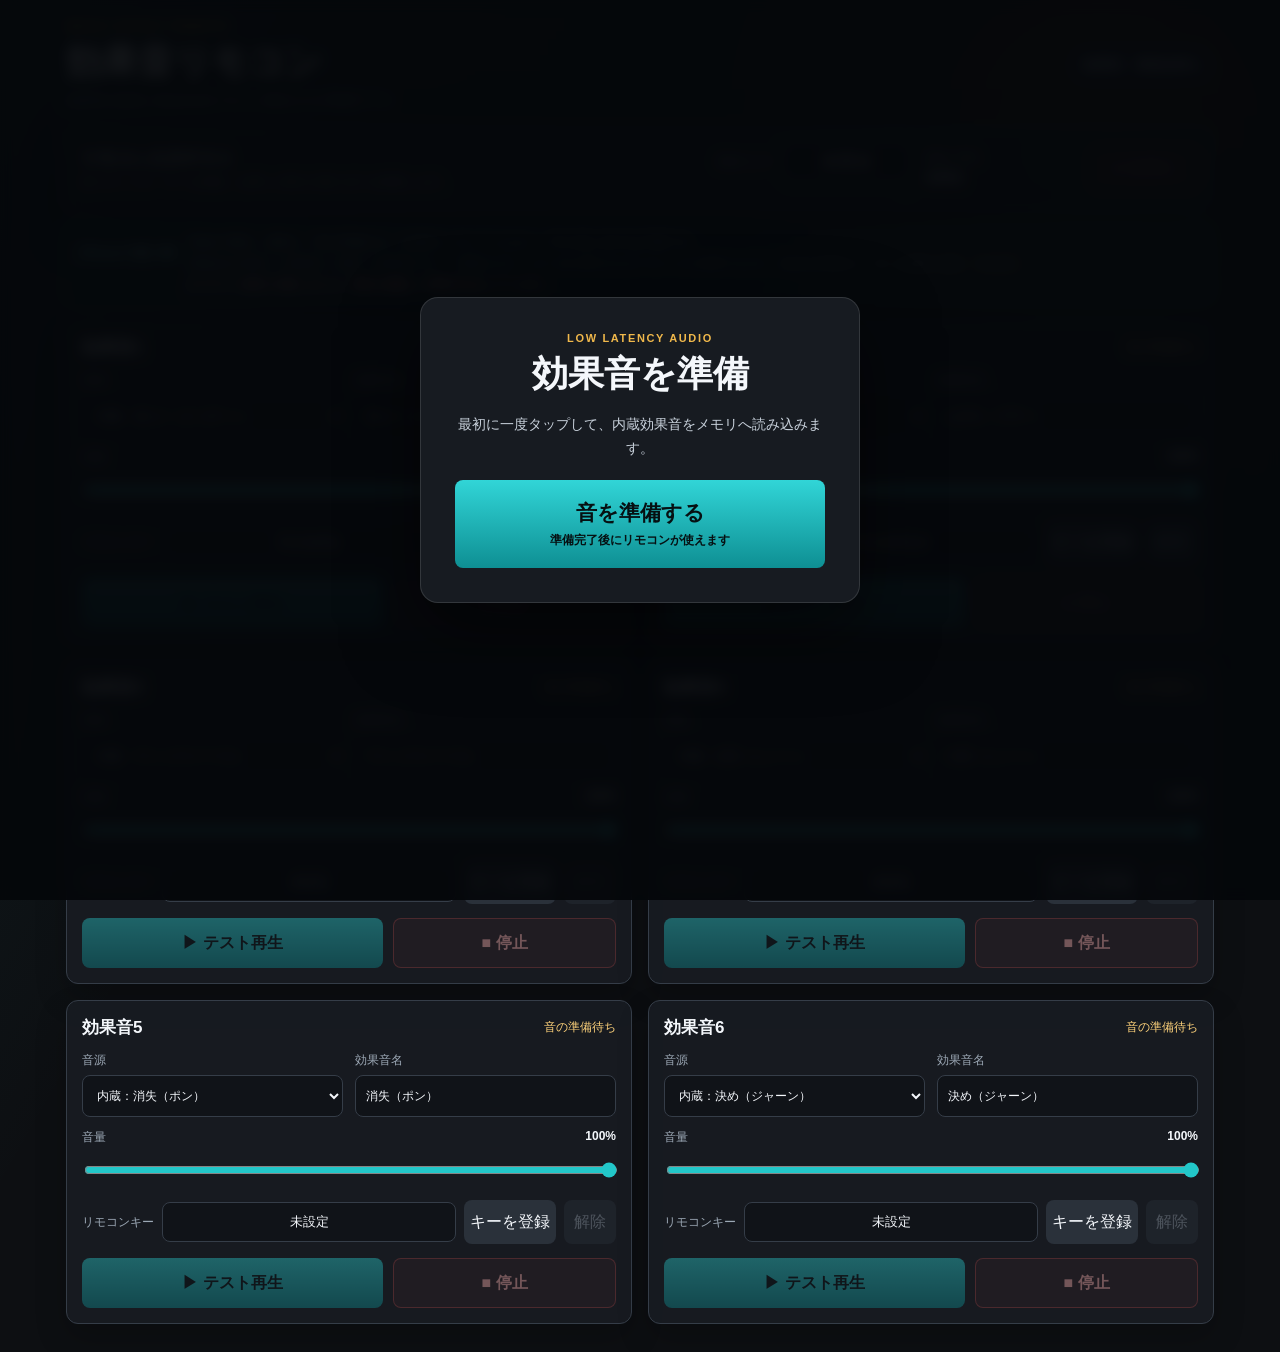
<file: index.html>
<!doctype html>
<html lang="ja">
<head>
  <meta charset="utf-8">
  <meta name="viewport" content="width=device-width, initial-scale=1, viewport-fit=cover">
  <meta name="theme-color" content="#0d0f12">
  <meta name="format-detection" content="telephone=no">
  <meta name="apple-mobile-web-app-capable" content="yes">
  <meta name="apple-mobile-web-app-status-bar-style" content="black-translucent">
  <meta name="apple-mobile-web-app-title" content="効果音リモコン">
  <meta http-equiv="Content-Security-Policy" content="default-src 'self'; script-src 'self'; style-src 'self'; connect-src 'self'; media-src 'self' blob:; worker-src 'self'; manifest-src 'self'; img-src 'self' data:">
  <title>Magic Effect Remote</title>
  <link rel="manifest" href="./manifest.webmanifest">
  <link rel="stylesheet" href="./effect-remote.css">
</head>
<body>
  <header class="effect-header">
    <div>
      <p class="effect-eyebrow">MAGIC EFFECT REMOTE</p>
      <h1>効果音リモコン</h1>
      <p>効果音の設定とBluetoothリモコン再生だけの専用アプリ</p>
    </div>
    <span id="audioReadyStatus" class="effect-status is-waiting" role="status" aria-live="polite">
      効果音：有効化待ち
    </span>
  </header>

  <main class="effect-main">
    <section class="remote-panel" aria-labelledby="remotePanelTitle">
      <div class="remote-panel-copy">
        <h2 id="remotePanelTitle">リモコン入力テスト</h2>
        <p>各スロットの「キーを登録」を押した時だけ割り当てを変更します。</p>
      </div>

      <div class="remote-last-input" aria-live="polite">
        <span>最後の入力</span>
        <kbd id="lastRemoteKey">未受信</kbd>
        <time id="lastRemoteTime">—</time>
      </div>

      <div class="remote-last-played" aria-live="polite">
        <span>最後に再生</span>
        <strong id="lastPlayedEffect">未再生</strong>
      </div>

      <button id="stopAllButton" class="stop-all-button" type="button" disabled>■ 全停止</button>
    </section>

    <section class="iphone-help" aria-label="iPhoneで使う手順">
      <strong>iPhoneで使う時</strong>
      <span>Safariで開き、最初に「音を準備する」を1回タップしてください。PCや同じWi-Fiは不要です。</span>
      <small>初期設定は音量＋＝効果音1、音量−＝効果音2です。「最後の入力」にキー名が表示されるリモコンだけ使用できます。Safariの共有から「ホーム画面に追加」できます。</small>
      <small id="offlineStatus" class="offline-status" role="status" aria-live="polite">オフライン保存：準備中</small>
    </section>

    <section id="keyLearningBanner" class="key-learning-banner" role="status" hidden>
      <span><strong id="keyLearningSlot">効果音1</strong>：次に押したリモコンキーを登録します</span>
      <button id="cancelKeyLearning" type="button">キャンセル</button>
    </section>

    <section id="effectSlotGrid" class="effect-slot-grid" aria-label="効果音スロット"></section>
  </main>

  <div id="audioGate" class="audio-gate">
    <div class="audio-gate-card">
      <p class="effect-eyebrow">LOW LATENCY AUDIO</p>
      <h2>効果音を準備</h2>
      <p id="audioGateHelp">最初に一度タップして、内蔵効果音をメモリへ読み込みます。</p>
      <button id="enableAudioButton" type="button">
        <strong>音を準備する</strong>
        <small>準備完了後にリモコンが使えます</small>
      </button>
    </div>
  </div>

  <div id="effectToast" class="effect-toast" role="status" aria-live="polite" hidden></div>

  <noscript>このアプリを使うにはJavaScriptを有効にしてください。</noscript>
  <script src="./effect-remote.js"></script>
  <script src="./pwa.js"></script>
</body>
</html>
</file>
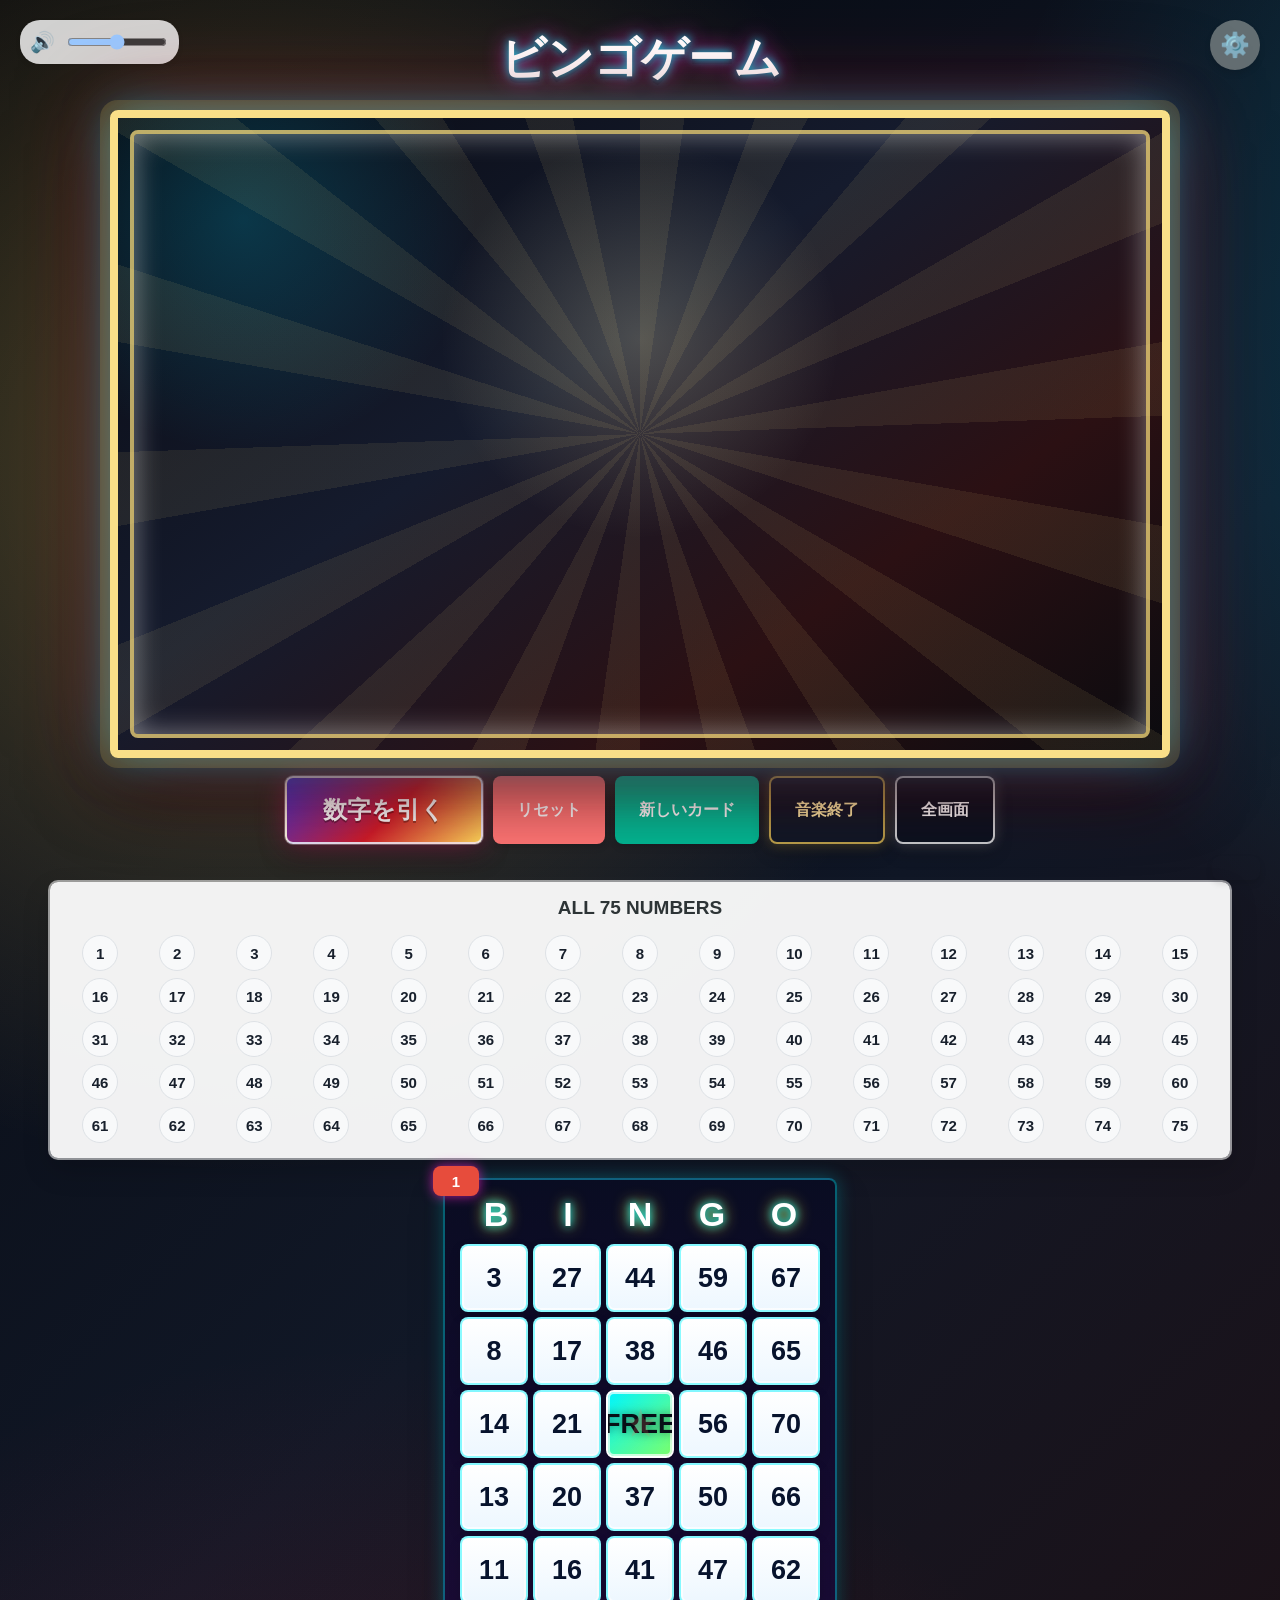
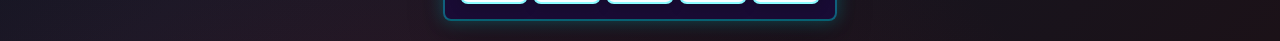
<file: bingo.before-satechi-integration-20260810-203244.html>
<!DOCTYPE html>
    <html lang="ja">
    <head>
        <meta charset="UTF-8">
        <meta name="viewport" content="width=device-width, initial-scale=1.0, viewport-fit=cover">
        <title>ビンゴゲーム</title>
        <style>
            * {
                box-sizing: border-box;
            }
            html {
                min-height: 100%;
                -webkit-text-size-adjust: 100%;
            }
            body {
                font-family: 'Arial', sans-serif;
                background:
                    radial-gradient(circle at 12% 18%, rgba(255, 213, 90, 0.28), transparent 25%),
                    radial-gradient(circle at 86% 12%, rgba(0, 213, 255, 0.26), transparent 27%),
                    radial-gradient(circle at 18% 84%, rgba(207, 28, 42, 0.25), transparent 31%),
                    linear-gradient(135deg, #05070d 0%, #111827 38%, #1f0f12 72%, #060606 100%);
                background-size: 160% 160%;
                animation: neonStage 12s ease-in-out infinite;
                margin: 0;
                padding: 20px;
                display: flex;
                flex-direction: column;
                align-items: center;
                min-height: 100vh;
                min-height: 100dvh;
                color: #fff;
                overflow-x: hidden;
                touch-action: manipulation;
            }
            h1 {
                margin: 8px 0 0;
                color: #fff;
                font-size: 46px;
                font-weight: 900;
                text-shadow:
                    0 0 10px #00f5ff,
                    0 0 22px #ff2bd6,
                    0 5px 0 rgba(0, 0, 0, 0.35);
            }
            .container {
                display: flex;
                flex-wrap: wrap;
                justify-content: center;
                gap: 20px;
                max-width: 1200px;
                margin-top: 20px;
            }
            .bingo-card {
                background:
                    linear-gradient(180deg, rgba(9, 12, 34, 0.94), rgba(25, 10, 55, 0.9));
                border: 2px solid rgba(0, 245, 255, 0.36);
                border-radius: 8px;
                box-shadow:
                    0 0 18px rgba(0, 245, 255, 0.26),
                    0 18px 34px rgba(0,0,0,0.28);
                padding: 15px;
                transition: transform 0.3s ease;
                position: relative;
            }
            .bingo-card:hover {
                transform: translateY(-5px);
            }
            .card-number {
                position: absolute;
                top: -14px;
                left: -12px;
                background: #e74c3c;
                color: white;
                min-width: 46px;
                height: 30px;
                padding: 0 8px;
                border-radius: 8px;
                display: flex;
                align-items: center;
                justify-content: center;
                font-weight: bold;
                font-size: 15px;
                box-shadow:
                    0 0 12px rgba(255, 43, 214, 0.7),
                    0 2px 5px rgba(0,0,0,0.2);
                z-index: 2;
            }
            .magic-card-label {
                margin: -4px 0 8px;
                text-align: center;
                color: #ffdd2d;
                font-size: 20px;
                font-weight: 900;
                letter-spacing: 0;
                text-shadow:
                    0 0 8px rgba(255, 221, 45, 0.85),
                    0 2px 0 rgba(0, 0, 0, 0.45);
            }
            .bingo-header {
                display: flex;
                justify-content: space-between;
                margin-bottom: 10px;
            }
            .bingo-header span {
                font-size: 34px;
                font-weight: bold;
                color: #fff;
                width: 20%;
                text-align: center;
                text-shadow:
                    0 0 8px #00f5ff,
                    0 0 16px #ffdd2d,
                    0 3px 0 rgba(0, 0, 0, 0.28);
            }
            .bingo-grid {
                display: grid;
                grid-template-columns: repeat(5, 1fr);
                gap: 5px;
            }
            .bingo-cell {
                width: 68px;
                height: 68px;
                display: flex;
                align-items: center;
                justify-content: center;
                font-size: 27px;
                font-weight: 900;
                background: linear-gradient(180deg, #ffffff 0%, #edf7ff 100%);
                border: 2px solid rgba(0, 245, 255, 0.45);
                border-radius: 8px;
                cursor: pointer;
                transition: all 0.3s ease;
                position: relative;
                overflow: hidden;
                color: #07132d;
                box-shadow: inset 0 0 0 2px rgba(255, 255, 255, 0.7), 0 5px 12px rgba(0, 0, 0, 0.16);
            }
            .bingo-cell:hover {
                background: #fff7bd;
                transform: translateY(-2px);
            }
            .bingo-cell.marked {
                background: linear-gradient(135deg, #ffdd2d 0%, #ff2bd6 100%);
                border-color: #fff;
                color: #fff;
                animation: pulse 1.5s infinite;
                text-shadow: 0 0 10px rgba(0, 0, 0, 0.5);
            }
            .bingo-cell.free {
                background: linear-gradient(135deg, #00f5ff 0%, #7cff6b 100%);
                color: #081018;
            }
            .bingo-cell.free::before {
                content: "★";
                position: absolute;
                font-size: 30px;
                opacity: 0.2;
                color: #e17055;
            }
            .bingo-cell.reach {
                animation: reachPulse 1s infinite;
            }
            .controls {
                margin-top: 30px;
                display: flex;
                flex-direction: column;
                align-items: center;
                gap: 18px;
                width: 100%;
                max-width: 1060px;
            }
            .number-display {
                font-size: 48px;
                font-weight: bold;
                color: #fff;
                background:
                    radial-gradient(circle at 50% 35%, rgba(255, 243, 194, 0.23), transparent 30%),
                    radial-gradient(circle at 12% 16%, rgba(0, 213, 255, 0.2), transparent 22%),
                    linear-gradient(145deg, #080a12 0%, #151b2d 42%, #2b1013 72%, #0b0b0f 100%);
                padding: 28px 48px;
                border-radius: 8px;
                border: 6px solid #f9df88;
                box-shadow:
                    0 0 0 8px rgba(255, 213, 90, 0.16),
                    0 0 34px rgba(0, 213, 255, 0.42),
                    0 0 70px rgba(207, 28, 42, 0.38),
                    0 28px 58px rgba(0, 0, 0, 0.58);
                display: flex;
                flex-direction: column;
                align-items: center;
                width: 680px;
                max-width: calc(100vw - 64px);
                height: 500px;
                justify-content: center;
                position: relative;
                overflow: hidden;
                isolation: isolate;
                text-transform: uppercase;
            }
            .number-display::before {
                content: "";
                position: absolute;
                inset: -42%;
                background:
                    repeating-conic-gradient(from 0deg, rgba(255, 226, 128, 0.28) 0deg 8deg, transparent 8deg 20deg);
                opacity: 0.18;
                animation: jackpotSpin 5s linear infinite;
                z-index: 0;
            }
            .number-display::after {
                content: "";
                position: absolute;
                inset: 12px;
                border: 3px solid rgba(255, 226, 128, 0.72);
                border-radius: 8px;
                box-shadow: inset 0 0 28px rgba(255, 255, 255, 0.45);
                pointer-events: none;
                z-index: 1;
            }
            .number-display .letter {
                font-size: 158px;
                line-height: 0.9;
                color: #fff;
                margin-bottom: 4px;
                font-weight: 900;
                z-index: 2;
                text-shadow:
                    0 0 8px #fff,
                    0 0 18px #00d5ff,
                    0 0 34px #ffd55a,
                    0 8px 0 rgba(0, 0, 0, 0.34);
            }
            .number-display .number {
                font-size: 292px;
                line-height: 0.82;
                color: #fff;
                font-weight: 900;
                z-index: 2;
                text-shadow:
                    0 0 10px #fff,
                    0 0 28px #ffd55a,
                    0 0 54px #cf1c2a,
                    0 12px 0 rgba(0, 0, 0, 0.35);
            }
            .draw-machine {
                position: absolute;
                inset: 24px;
                display: none;
                flex-direction: column;
                align-items: center;
                justify-content: center;
                gap: 16px;
                z-index: 3;
                pointer-events: none;
            }
            .number-display.thinking .draw-machine {
                display: flex;
            }
            .number-display.thinking .letter,
            .number-display.thinking .number {
                opacity: 0 !important;
            }
            .machine-core {
                position: relative;
                width: 300px;
                height: 300px;
                border-radius: 50%;
                border: 12px solid rgba(255, 226, 128, 0.88);
                background:
                    radial-gradient(circle at 50% 50%, rgba(255, 255, 255, 0.1), transparent 26%),
                    radial-gradient(circle, rgba(0, 213, 255, 0.08), transparent 58%),
                    #080b14;
                box-shadow:
                    inset 0 0 36px rgba(0, 213, 255, 0.42),
                    0 0 28px rgba(255, 213, 90, 0.58),
                    0 22px 36px rgba(0, 0, 0, 0.36);
                overflow: hidden;
            }
            .machine-core::before {
                content: "";
                position: absolute;
                inset: 42px;
                border: 4px dashed rgba(255, 255, 255, 0.28);
                border-radius: 50%;
                animation: jackpotSpin 1.2s linear infinite reverse;
            }
            .machine-core::after {
                content: "";
                position: absolute;
                left: 50%;
                top: 50%;
                width: 18px;
                height: 18px;
                transform: translate(-50%, -50%);
                border-radius: 50%;
                background: #ffd55a;
                box-shadow: 0 0 24px #ffd55a;
            }
            .ball-orbit {
                position: absolute;
                inset: 20px;
                border-radius: 50%;
                animation: ballOrbit 0.68s linear infinite;
            }
            .bingo-ball {
                position: absolute;
                left: 50%;
                top: 0;
                width: 98px;
                height: 98px;
                transform: translateX(-50%);
                border-radius: 50%;
                background:
                    radial-gradient(circle at 32% 24%, #ffffff 0 12%, #ffe9a3 13% 28%, #d32032 48%, #530710 100%);
                border: 4px solid rgba(255, 255, 255, 0.9);
                box-shadow:
                    inset -14px -16px 26px rgba(0, 0, 0, 0.38),
                    0 0 24px rgba(255, 213, 90, 0.76);
                animation: ballSpin 0.48s linear infinite;
            }
            .bingo-ball span {
                position: absolute;
                left: 50%;
                top: 50%;
                transform: translate(-50%, -50%);
                width: 48px;
                height: 48px;
                border-radius: 50%;
                display: flex;
                align-items: center;
                justify-content: center;
                background: #fff;
                color: #10131c;
                font-size: 34px;
                font-weight: 900;
                box-shadow: inset 0 0 8px rgba(0, 0, 0, 0.2);
            }
            .thinking-text {
                color: #ffe9a3;
                font-size: 28px;
                font-weight: 900;
                letter-spacing: 0;
                text-shadow: 0 0 14px rgba(255, 213, 90, 0.8), 0 3px 0 rgba(0, 0, 0, 0.45);
            }
            .digit-scramble {
                min-width: 240px;
                padding: 8px 20px;
                border: 3px solid rgba(0, 213, 255, 0.62);
                border-radius: 8px;
                color: #fff;
                font-size: 58px;
                font-weight: 900;
                line-height: 1;
                text-align: center;
                background: rgba(0, 0, 0, 0.42);
                box-shadow: inset 0 0 20px rgba(0, 213, 255, 0.22), 0 0 22px rgba(0, 213, 255, 0.36);
                text-shadow: 0 0 12px rgba(0, 213, 255, 0.9);
            }
            .button-group {
                display: flex;
                gap: 10px;
                flex-wrap: wrap;
                justify-content: center;
            }
            button {
                padding: 12px 24px;
                font-size: 16px;
                font-weight: bold;
                border: none;
                border-radius: 8px;
                cursor: pointer;
                transition: all 0.3s ease;
                box-shadow: 0 4px 6px rgba(0,0,0,0.1);
            }
            .draw-button {
                background: linear-gradient(135deg, var(--theme-color, #4834d4) 0%, #cf1c2a 54%, #ffd55a 100%);
                color: white;
                font-size: 24px;
                padding: 16px 36px;
                border: 2px solid rgba(255, 255, 255, 0.85);
                text-shadow: 0 2px 0 rgba(0, 0, 0, 0.32);
                box-shadow:
                    0 0 18px rgba(255, 213, 90, 0.48),
                    0 10px 22px rgba(0, 0, 0, 0.24);
            }
            .draw-button:hover {
                background: linear-gradient(135deg, #ffd55a 0%, #cf1c2a 52%, var(--theme-color, #4834d4) 100%);
                transform: translateY(-2px);
            }
            .draw-button.is-drawing,
            .draw-button:disabled {
                opacity: 0.78;
                cursor: wait;
                transform: none;
            }
            .reset-button {
                background: #ff7675;
                color: white;
            }
            .reset-button:hover {
                background: #e84393;
                transform: translateY(-2px);
            }
            .new-card-button {
                background: #00b894;
                color: white;
            }
            .new-card-button:hover {
                background: #00a884;
                transform: translateY(-2px);
            }
            .music-button {
                background: #101827;
                color: #ffe9a3;
                border: 2px solid rgba(255, 213, 90, 0.72);
                box-shadow:
                    0 0 14px rgba(255, 213, 90, 0.28),
                    0 8px 18px rgba(0, 0, 0, 0.24);
            }
            .music-button:hover {
                background: #1f2937;
                transform: translateY(-2px);
            }
            .music-button.stopped {
                color: #fff;
                border-color: rgba(0, 213, 255, 0.72);
                box-shadow:
                    0 0 14px rgba(0, 213, 255, 0.28),
                    0 8px 18px rgba(0, 0, 0, 0.24);
            }
            .fullscreen-button {
                background: #0b1220;
                color: #ffffff;
                border: 2px solid rgba(255, 255, 255, 0.78);
                box-shadow:
                    0 0 14px rgba(255, 255, 255, 0.22),
                    0 8px 18px rgba(0, 0, 0, 0.24);
            }
            .fullscreen-button:hover {
                background: #243044;
                transform: translateY(-2px);
            }
            body:fullscreen {
                width: 100vw;
                min-height: 100vh;
                padding: 24px;
                box-sizing: border-box;
            }
            body:fullscreen .controls {
                max-width: 1180px;
            }
            body:fullscreen .number-display {
                width: min(840px, calc(100vw - 80px));
                height: min(560px, calc(100vh - 250px));
                min-height: 420px;
            }
            .called-numbers {
                margin-top: 20px;
                background: rgba(255, 255, 255, 0.94);
                padding: 15px;
                border-radius: 8px;
                box-shadow:
                    0 0 0 2px rgba(255, 255, 255, 0.55),
                    0 12px 28px rgba(0,0,0,0.18);
                width: 100%;
                box-sizing: border-box;
            }
            .called-numbers h3 {
                margin-top: 0;
                color: #2d3436;
                text-align: center;
            }
            .number-grid {
                display: grid;
                grid-template-columns: repeat(15, minmax(36px, 1fr));
                gap: 7px;
                justify-items: center;
            }
            .number-item {
                width: 36px;
                height: 36px;
                display: flex;
                align-items: center;
                justify-content: center;
                font-size: 15px;
                font-weight: 800;
                background: #f8f9fa;
                border-radius: 50%;
                border: 1px solid #dee2e6;
                color: #18202c;
            }
            .number-item.called {
                background: linear-gradient(135deg, #101827 0%, #cf1c2a 54%, #ffd55a 100%);
                color: white;
                font-weight: 900;
                border-color: #fff;
                box-shadow: 0 0 12px rgba(255, 43, 214, 0.6);
            }
            .confetti {
                position: fixed;
                width: 10px;
                height: 10px;
                background-color: #f00;
                border-radius: 50%;
                pointer-events: none;
                z-index: 9999;
            }
            .bingo-alert {
                position: fixed;
                top: 50%;
                left: 50%;
                transform: translate(-50%, -50%);
                background: rgba(255, 255, 255, 0.9);
                padding: 30px 50px;
                border-radius: 15px;
                box-shadow: 0 10px 30px rgba(0,0,0,0.2);
                z-index: 1000;
                display: none;
                text-align: center;
                animation: fadeIn 0.5s;
            }
            .bingo-alert h2 {
                color: #e17055;
                font-size: 48px;
                margin-bottom: 20px;
                text-shadow: 2px 2px 4px rgba(0,0,0,0.2);
            }
            .bingo-alert p {
                font-size: 20px;
                margin-bottom: 20px;
            }
            .bingo-alert button {
                background: #0984e3;
                color: white;
                padding: 10px 20px;
                border: none;
                border-radius: 5px;
                font-size: 16px;
                cursor: pointer;
            }
            .reach-alert {
                position: fixed;
                top: 50%;
                left: 50%;
                transform: translate(-50%, -50%);
                background: rgba(255, 255, 255, 0.9);
                padding: 20px 40px;
                border-radius: 15px;
                box-shadow: 0 10px 30px rgba(0,0,0,0.2);
                z-index: 1000;
                display: none;
                text-align: center;
                animation: fadeIn 0.3s;
            }
            .reach-alert h3 {
                color: #0984e3;
                font-size: 36px;
                margin-bottom: 10px;
                text-shadow: 1px 1px 3px rgba(0,0,0,0.2);
            }
            .cheat-modal {
                position: fixed;
                top: 0;
                left: 0;
                width: 100%;
                height: 100%;
                background: rgba(0, 0, 0, 0.5);
                display: flex;
                align-items: center;
                justify-content: center;
                z-index: 1000;
                display: none;
            }
            .cheat-content {
                background: white;
                padding: 30px;
                border-radius: 10px;
                width: min(94vw, 640px);
                max-height: calc(100dvh - 24px);
                overflow: auto;
            }
            .cheat-content h2 {
                margin-top: 0;
                color: #2d3436;
            }
            .cheat-content textarea {
                width: 100%;
                height: 150px;
                padding: 10px;
                margin: 10px 0;
                border: 1px solid #ddd;
                border-radius: 5px;
                font-family: monospace;
            }
            .cheat-content button {
                margin-top: 10px;
                margin-right: 10px;
            }
            .cheat-preset-row {
                margin: 8px 0 12px;
                display: flex;
                flex-wrap: wrap;
                gap: 8px;
                align-items: center;
            }
            .magic-option-grid {
                margin: 12px 0;
                padding: 12px;
                display: grid;
                grid-template-columns: repeat(2, minmax(0, 1fr));
                gap: 10px;
                background: #f3f6ff;
                border: 1px solid #dfe7ff;
                border-radius: 8px;
            }
            .magic-option-grid label {
                color: #2d3436;
                font-size: 13px;
                font-weight: 800;
                display: flex;
                align-items: center;
                justify-content: space-between;
                gap: 8px;
            }
            .magic-option-grid input {
                width: 72px;
                padding: 6px;
                border: 1px solid #c8d2ef;
                border-radius: 6px;
                font-size: 15px;
                font-weight: 800;
            }
            .cheat-preset-button {
                background: linear-gradient(135deg, #ffdd2d 0%, #ff2bd6 100%);
                color: #101018;
                border: 0;
                border-radius: 8px;
                padding: 10px 14px;
                font-weight: 900;
                box-shadow: 0 8px 18px rgba(255, 43, 214, 0.28);
                cursor: pointer;
            }
            .cheat-preset-note {
                color: #2d3436;
                font-size: 13px;
                font-weight: 700;
            }
            .cheat-tabs {
                display: flex;
                overflow-x: auto;
                margin-bottom: 15px;
                border-bottom: 1px solid #ddd;
            }
            .cheat-tab {
                padding: 10px 15px;
                cursor: pointer;
                background: #f8f9fa;
                border: 1px solid #ddd;
                border-bottom: none;
                border-radius: 5px 5px 0 0;
                margin-right: 5px;
            }
            .cheat-tab.active {
                background: white;
                border-bottom: 1px solid white;
                margin-bottom: -1px;
                font-weight: bold;
            }
            .cheat-panel {
                display: none;
            }
            .cheat-panel.active {
                display: block;
            }
            .card-editor {
                margin-top: 15px;
            }
            .card-editor-grid {
                display: grid;
                grid-template-columns: repeat(5, 1fr);
                gap: 5px;
                margin-top: 10px;
            }
            .card-editor-cell {
                width: 40px;
                height: 40px;
                display: flex;
                align-items: center;
                justify-content: center;
                border: 1px solid #ddd;
                border-radius: 5px;
                background: #f8f9fa;
            }
            .card-editor-cell input {
                width: 100%;
                height: 100%;
                border: none;
                text-align: center;
                font-size: 16px;
                font-weight: bold;
                background: transparent;
            }
            .card-editor-cell.free {
                background: #fab1a0;
                color: #d63031;
            }
            @keyframes pulse {
                0% { transform: scale(1); }
                50% { transform: scale(1.05); }
                100% { transform: scale(1); }
            }
            @keyframes reachPulse {
                0% { box-shadow: 0 0 0 0 rgba(52, 152, 219, 0.7); }
                70% { box-shadow: 0 0 0 10px rgba(52, 152, 219, 0); }
                100% { box-shadow: 0 0 0 0 rgba(52, 152, 219, 0); }
            }
            @keyframes fadeIn {
                from { opacity: 0; }
                to { opacity: 1; }
            }
            @keyframes rotate {
                0% { transform: rotate(0deg); }
                100% { transform: rotate(360deg); }
            }
            @keyframes scale {
                0% { transform: scale(1); }
                50% { transform: scale(1.5); }
                100% { transform: scale(1); }
            }
            @keyframes neonStage {
                0%, 100% { background-position: 0% 50%; }
                50% { background-position: 100% 50%; }
            }
            @keyframes jackpotSpin {
                0% { transform: rotate(0deg) scale(1); }
                100% { transform: rotate(360deg) scale(1); }
            }
            @keyframes ballOrbit {
                0% { transform: rotate(0deg); }
                100% { transform: rotate(360deg); }
            }
            @keyframes ballSpin {
                0% { rotate: 0deg; }
                100% { rotate: -360deg; }
            }
            @keyframes megaHit {
                0% { transform: perspective(900px) translateZ(0) scale(0.94) rotate(-1deg); filter: saturate(1); }
                32% { transform: perspective(900px) translateZ(120px) scale(1.18) rotate(1.3deg); filter: saturate(1.75) brightness(1.32); }
                58% { transform: perspective(900px) translateZ(50px) scale(1.08) rotate(-0.7deg); filter: saturate(1.4) brightness(1.16); }
                100% { transform: scale(1) rotate(0deg); filter: saturate(1); }
            }
            @keyframes flashOut {
                0% { opacity: 0; }
                16% { opacity: 0.92; }
                100% { opacity: 0; }
            }
            @keyframes burstRing {
                0% { opacity: 0.95; transform: translate(-50%, -50%) scale(0.18); }
                100% { opacity: 0; transform: translate(-50%, -50%) scale(2.8); }
            }
            @keyframes echoBlast {
                0% { opacity: 0; transform: translate(-50%, -50%) scale(0.38); }
                25% { opacity: 1; }
                100% { opacity: 0; transform: translate(-50%, -50%) scale(2.35); }
            }
            @keyframes numberFlyout {
                0% {
                    opacity: 0;
                    transform: translate(-50%, -50%) perspective(700px) translateZ(-360px) scale(0.42) rotateX(22deg);
                    filter: blur(10px) saturate(1);
                }
                18% {
                    opacity: 1;
                    transform: translate(-50%, -50%) perspective(700px) translateZ(170px) scale(1.25) rotateX(0deg);
                    filter: blur(0) saturate(1.8) brightness(1.24);
                }
                46% {
                    opacity: 1;
                    transform: translate(-50%, -50%) perspective(700px) translateZ(260px) scale(1.55) rotateX(0deg);
                    filter: blur(0) saturate(1.45) brightness(1.1);
                }
                100% {
                    opacity: 0;
                    transform: translate(-50%, -50%) perspective(700px) translateZ(520px) scale(2.35) rotateX(-8deg);
                    filter: blur(6px) saturate(1.2);
                }
            }
            @keyframes numberShockwave {
                0% { opacity: 0.95; transform: translate(-50%, -50%) scale(0.18); }
                100% { opacity: 0; transform: translate(-50%, -50%) scale(4.2); }
            }
            @keyframes spotlightSweep {
                0% { opacity: 0; transform: translateX(-50%) rotate(var(--rot)) scaleY(0.85); }
                20% { opacity: 0.72; }
                100% { opacity: 0; transform: translateX(-50%) rotate(var(--rot-end)) scaleY(1.08); }
            }
            @keyframes hypeMeterPulse {
                0%, 100% { transform: scale(1); filter: brightness(1); }
                42% { transform: scale(1.04); filter: brightness(1.35); }
            }
            @keyframes hypeBannerPop {
                0% { opacity: 0; transform: translate(-50%, -50%) scale(0.82) rotate(-1deg); }
                16% { opacity: 1; transform: translate(-50%, -50%) scale(1.03) rotate(1deg); }
                78% { opacity: 1; transform: translate(-50%, -50%) scale(1) rotate(0deg); }
                100% { opacity: 0; transform: translate(-50%, -50%) scale(1.08) rotate(0deg); }
            }
            @keyframes mcCommentIn {
                0% { opacity: 0; transform: translateX(-50%) translateY(18px) scale(0.96); }
                18% { opacity: 1; transform: translateX(-50%) translateY(0) scale(1); }
                82% { opacity: 1; transform: translateX(-50%) translateY(0) scale(1); }
                100% { opacity: 0; transform: translateX(-50%) translateY(-14px) scale(1.02); }
            }
            @keyframes laserSweep {
                0% { opacity: 0; transform: translateX(-80px) rotate(var(--laser-rot)) scaleY(0.8); }
                18% { opacity: 0.82; }
                100% { opacity: 0; transform: translateX(120px) rotate(calc(var(--laser-rot) * -1)) scaleY(1.15); }
            }
            @keyframes starFall {
                0% { opacity: 0; transform: translateY(-30px) rotate(0deg) scale(0.6); }
                18% { opacity: 1; }
                100% { opacity: 0; transform: translateY(110vh) rotate(720deg) scale(1.2); }
            }
            @keyframes finalMagicPulse {
                0%, 100% { filter: saturate(1.2) brightness(1); box-shadow: 0 0 40px rgba(255, 221, 45, 0.55), 0 0 90px rgba(255, 43, 214, 0.38); }
                50% { filter: saturate(1.8) brightness(1.24); box-shadow: 0 0 64px rgba(255, 221, 45, 0.88), 0 0 130px rgba(0, 245, 255, 0.58); }
            }
            @keyframes stageShake {
                0%, 100% { transform: translate(0, 0); }
                25% { transform: translate(1px, -1px); }
                50% { transform: translate(-1px, 1px); }
                75% { transform: translate(1px, 1px); }
            }
            .number-display.mega-hit {
                animation: megaHit 1050ms cubic-bezier(0.11, 0.92, 0.22, 1);
            }
            .stage-flash {
                position: fixed;
                inset: 0;
                background:
                    radial-gradient(circle, rgba(255, 255, 255, 0.78), transparent 28%),
                    linear-gradient(135deg, rgba(207, 28, 42, 0.42), rgba(255, 213, 90, 0.36));
                pointer-events: none;
                z-index: 9993;
                animation: flashOut 620ms ease-out forwards;
            }
            .draw-burst {
                position: fixed;
                left: 50%;
                top: 50%;
                width: 220px;
                height: 220px;
                border: 8px solid rgba(255, 255, 255, 0.9);
                border-radius: 50%;
                pointer-events: none;
                z-index: 9995;
                box-shadow:
                    0 0 24px #00d5ff,
                    0 0 42px #cf1c2a,
                    inset 0 0 24px #ffd55a;
                animation: burstRing 860ms ease-out forwards;
            }
            .draw-spark {
                position: fixed;
                width: 14px;
                height: 14px;
                border-radius: 3px;
                pointer-events: none;
                z-index: 9996;
                box-shadow: 0 0 14px currentColor;
            }
            .call-echo {
                position: fixed;
                left: 50%;
                top: 50%;
                transform: translate(-50%, -50%);
                color: rgba(255, 255, 255, 0.08);
                -webkit-text-stroke: 4px rgba(255, 255, 255, 0.72);
                font-size: 184px;
                font-weight: 900;
                line-height: 1;
                text-shadow:
                    0 0 20px rgba(255, 221, 45, 0.8),
                    0 0 48px rgba(255, 43, 214, 0.75);
                pointer-events: none;
                z-index: 9994;
                animation: echoBlast 920ms ease-out forwards;
            }
            .number-flyout {
                position: fixed;
                left: 50%;
                top: 50%;
                transform: translate(-50%, -50%);
                pointer-events: none;
                z-index: 10020;
                color: #fff;
                font-size: clamp(140px, 19vw, 360px);
                line-height: 0.9;
                font-weight: 900;
                letter-spacing: 0;
                white-space: nowrap;
                text-shadow:
                    0 0 12px #fff,
                    0 0 28px #ffdd2d,
                    0 0 52px #00f5ff,
                    0 0 92px #ff2bd6,
                    0 18px 0 rgba(0, 0, 0, 0.52);
                -webkit-text-stroke: 4px rgba(255, 221, 45, 0.78);
                animation: numberFlyout 1450ms cubic-bezier(0.08, 0.82, 0.14, 1) forwards;
            }
            .number-flyout .fly-letter {
                display: inline-block;
                margin-right: 0.08em;
                color: #00f5ff;
                text-shadow:
                    0 0 14px #fff,
                    0 0 34px #00f5ff,
                    0 0 70px #ff2bd6;
            }
            .number-shockwave {
                position: fixed;
                left: 50%;
                top: 50%;
                width: min(68vw, 720px);
                aspect-ratio: 1;
                border-radius: 50%;
                border: 12px solid rgba(255, 221, 45, 0.95);
                box-shadow:
                    0 0 28px #fff,
                    0 0 64px #00f5ff,
                    inset 0 0 42px rgba(255, 43, 214, 0.82);
                pointer-events: none;
                z-index: 10010;
                animation: numberShockwave 1180ms ease-out forwards;
            }
            .draw-spotlight {
                position: fixed;
                left: 50%;
                bottom: -34vh;
                width: 150px;
                height: 140vh;
                transform-origin: bottom center;
                background: linear-gradient(to top, rgba(255, 255, 255, 0.02), rgba(0, 213, 255, 0.3), rgba(255, 213, 90, 0.18), transparent);
                mix-blend-mode: screen;
                pointer-events: none;
                z-index: 9992;
                animation: spotlightSweep 980ms ease-out forwards;
            }
            @media (max-width: 700px) {
                body {
                    padding: 12px 10px calc(92px + env(safe-area-inset-bottom));
                }
                h1 {
                    font-size: 34px;
                }
                .number-display {
                    width: min(340px, calc(100vw - 20px));
                    height: min(350px, 58vh);
                    min-height: 318px;
                    padding: 18px 22px;
                }
                .controls {
                    margin-top: 18px;
                    gap: 14px;
                }
                .number-display .letter {
                    font-size: 82px;
                }
                .number-display .number {
                    font-size: 154px;
                }
                .machine-core {
                    width: 190px;
                    height: 190px;
                    border-width: 8px;
                }
                .ball-orbit {
                    inset: 12px;
                }
                .bingo-ball {
                    width: 66px;
                    height: 66px;
                }
                .bingo-ball span {
                    width: 34px;
                    height: 34px;
                    font-size: 24px;
                }
                .thinking-text {
                    font-size: 20px;
                }
                .digit-scramble {
                    min-width: 160px;
                    font-size: 38px;
                }
                .number-grid {
                    grid-template-columns: repeat(auto-fit, minmax(32px, 1fr));
                }
                .magic-option-grid {
                    grid-template-columns: 1fr;
                }
                .cheat-content {
                    padding: 18px;
                }
                .number-item {
                    width: 32px;
                    height: 32px;
                    font-size: 14px;
                }
                .bingo-cell {
                    width: 56px;
                    height: 56px;
                    font-size: 22px;
                }
                .bingo-header span {
                    font-size: 28px;
                }
                .call-echo {
                    font-size: 104px;
                }
            }
            .settings-button {
                position: absolute;
                top: max(20px, env(safe-area-inset-top));
                right: max(20px, env(safe-area-inset-right));
                background: #636e72;
                color: white;
                border: none;
                border-radius: 50%;
                width: 50px;
                height: 50px;
                font-size: 24px;
                cursor: pointer;
                display: flex;
                align-items: center;
                justify-content: center;
                box-shadow: 0 4px 6px rgba(0,0,0,0.1);
            }
            .settings-modal {
                position: fixed;
                top: 0;
                left: 0;
                width: 100%;
                height: 100%;
                background: rgba(0, 0, 0, 0.5);
                display: flex;
                align-items: center;
                justify-content: center;
                z-index: 1000;
                display: none;
            }
            .settings-content {
                background: white;
                padding: 30px;
                border-radius: 10px;
                width: min(94vw, 500px);
                max-height: calc(100dvh - 24px);
                overflow: auto;
            }
            .settings-content h2 {
                margin-top: 0;
                color: #2d3436;
            }
            
            .settings-row {
                margin: 15px 0;
            }
            .settings-row label {
                display: block;
                margin-bottom: 5px;
                font-weight: bold;
            }
            .settings-row input, .settings-row select {
                width: 100%;
                padding: 10px;
                border: 1px solid #ddd;
                border-radius: 5px;
            }
            .color-picker {
                display: flex;
                gap: 10px;
                flex-wrap: wrap;
                margin-top: 5px;
            }
            .color-option {
                width: 30px;
                height: 30px;
                border-radius: 50%;
                cursor: pointer;
                border: 2px solid transparent;
            }
            .color-option.selected {
                border-color: #2d3436;
            }
            .secret-button {
                position: fixed;
                bottom: 20px;
                right: 20px;
                width: 20px;
                height: 20px;
                background: transparent;
                border: none;
                cursor: pointer;
                z-index: 100;
            }
            .volume-control {
                position: absolute;
                top: 20px;
                left: 20px;
                display: flex;
                align-items: center;
                gap: 10px;
                background: rgba(255, 255, 255, 0.8);
                padding: 10px;
                border-radius: 20px;
                box-shadow: 0 2px 5px rgba(0,0,0,0.1);
            }
            .volume-icon {
                font-size: 20px;
                cursor: pointer;
            }
            .volume-slider {
                width: 100px;
                cursor: pointer;
            }
            .cheat-sequence {
                margin-top: 10px;
                padding: 10px;
                background: #f8f9fa;
                border-radius: 5px;
                border: 1px solid #ddd;
            }
            .cheat-sequence-title {
                font-weight: bold;
                margin-bottom: 5px;
            }
            .cheat-sequence-numbers {
                font-family: monospace;
                word-break: break-all;
            }
            .cheat-indicator {
                position: fixed;
                bottom: 10px;
                left: 10px;
                background: rgba(231, 76, 60, 0.9);
                color: white;
                padding: 8px 14px;
                border-radius: 8px;
                font-size: 14px;
                font-weight: 900;
                box-shadow: 0 0 18px rgba(255, 221, 45, 0.55);
                display: none;
                z-index: 1200;
                transition: transform 0.25s ease, padding 0.25s ease, border-radius 0.25s ease;
            }
            .cheat-indicator.star-only {
                width: 42px;
                height: 42px;
                padding: 0;
                border-radius: 50%;
                display: flex;
                align-items: center;
                justify-content: center;
                color: #ffe66d;
                background: rgba(25, 12, 55, 0.94);
                border: 2px solid #ffe66d;
                font-size: 26px;
                text-shadow: 0 0 10px #fff, 0 0 18px #ff2bd6;
            }
            .magic-celebration {
                position: fixed;
                inset: 0;
                display: none;
                align-items: center;
                justify-content: center;
                padding: 32px;
                background:
                    radial-gradient(circle at 50% 30%, rgba(255, 221, 45, 0.34), transparent 26%),
                    radial-gradient(circle at 20% 80%, rgba(0, 245, 255, 0.26), transparent 28%),
                    linear-gradient(135deg, rgba(5, 7, 13, 0.96), rgba(54, 8, 48, 0.96));
                z-index: 2500;
                text-align: center;
                overflow: hidden;
            }
            .magic-celebration.show {
                display: flex;
            }
            .magic-celebration::before {
                content: "";
                position: absolute;
                inset: -40%;
                background: repeating-conic-gradient(from 0deg, rgba(255, 255, 255, 0.22) 0deg 7deg, transparent 7deg 18deg);
                animation: jackpotSpin 9s linear infinite;
                opacity: 0.18;
            }
            .magic-celebration-stage {
                position: relative;
                z-index: 1;
                width: min(1100px, 92vw);
                min-height: 48vh;
                display: flex;
                flex-direction: column;
                align-items: center;
                justify-content: center;
                gap: 18px;
                border: 8px solid rgba(255, 221, 45, 0.9);
                border-radius: 8px;
                padding: 42px 34px;
                background: rgba(2, 6, 18, 0.82);
                box-shadow:
                    0 0 36px rgba(255, 221, 45, 0.55),
                    0 0 80px rgba(255, 43, 214, 0.42),
                    inset 0 0 40px rgba(255, 255, 255, 0.16);
            }
            .magic-celebration-kicker {
                color: #00f5ff;
                font-size: 34px;
                font-weight: 900;
                text-shadow: 0 0 16px #00f5ff;
            }
            .magic-celebration-title {
                color: #fff;
                font-size: clamp(54px, 7vw, 112px);
                line-height: 1.08;
                font-weight: 900;
                text-shadow:
                    0 0 12px #fff,
                    0 0 28px #ffdd2d,
                    0 0 50px #ff2bd6,
                    0 8px 0 rgba(0, 0, 0, 0.45);
            }
            .magic-celebration-subtitle {
                color: #ffdd2d;
                font-size: clamp(24px, 3vw, 48px);
                font-weight: 900;
                text-shadow: 0 0 14px rgba(255, 221, 45, 0.8);
            }
            .magic-celebration.loser {
                background:
                    radial-gradient(circle at 50% 32%, rgba(255, 255, 255, 0.2), transparent 25%),
                    linear-gradient(135deg, rgba(3, 8, 20, 0.97), rgba(55, 8, 12, 0.97));
            }
            .magic-celebration.loser .magic-celebration-stage {
                border-color: rgba(255, 82, 82, 0.95);
                box-shadow:
                    0 0 36px rgba(255, 82, 82, 0.5),
                    0 0 90px rgba(0, 245, 255, 0.25),
                    inset 0 0 40px rgba(255, 255, 255, 0.12);
            }
            .magic-celebration.loser .magic-celebration-title {
                color: #fff;
                text-shadow:
                    0 0 12px #fff,
                    0 0 30px #ff5252,
                    0 8px 0 rgba(0, 0, 0, 0.48);
            }
            .hype-meter {
                position: fixed;
                top: 18px;
                right: 18px;
                width: min(310px, calc(100vw - 36px));
                padding: 12px 14px;
                border: 2px solid rgba(255, 221, 45, 0.82);
                border-radius: 8px;
                background: rgba(5, 9, 24, 0.88);
                box-shadow:
                    0 0 18px rgba(255, 221, 45, 0.32),
                    0 0 38px rgba(0, 245, 255, 0.22);
                z-index: 1100;
                color: #fff;
            }
            .hype-meter-top {
                display: flex;
                align-items: center;
                justify-content: space-between;
                font-weight: 900;
                font-size: 16px;
                color: #ffdd2d;
                text-shadow: 0 0 10px rgba(255, 221, 45, 0.8);
            }
            .hype-meter-track {
                margin-top: 8px;
                height: 13px;
                border-radius: 8px;
                background: rgba(255, 255, 255, 0.14);
                overflow: hidden;
                box-shadow: inset 0 0 8px rgba(0, 0, 0, 0.45);
            }
            .hype-meter-fill {
                height: 100%;
                width: 0%;
                border-radius: 8px;
                background: linear-gradient(90deg, #00f5ff, #7cff6b, #ffdd2d, #ff2bd6);
                box-shadow: 0 0 14px rgba(255, 43, 214, 0.7);
                transition: width 0.35s ease;
            }
            .hype-meter.pulse {
                animation: hypeMeterPulse 0.7s ease;
            }
            .hype-banner {
                position: fixed;
                top: 50%;
                left: 50%;
                transform: translate(-50%, -50%) scale(0.92);
                width: min(980px, 92vw);
                padding: 28px 28px 32px;
                border: 6px solid #ffdd2d;
                border-radius: 8px;
                background:
                    radial-gradient(circle at 50% 28%, rgba(255, 255, 255, 0.18), transparent 34%),
                    rgba(2, 6, 18, 0.92);
                color: #fff;
                text-align: center;
                box-shadow:
                    0 0 34px rgba(255, 221, 45, 0.7),
                    0 0 90px rgba(255, 43, 214, 0.52);
                z-index: 2400;
                opacity: 0;
                pointer-events: none;
            }
            .hype-banner.show {
                animation: hypeBannerPop 2.35s ease forwards;
            }
            .hype-banner-title {
                font-size: clamp(42px, 6vw, 90px);
                line-height: 1.05;
                font-weight: 900;
                text-shadow:
                    0 0 12px #fff,
                    0 0 26px #ffdd2d,
                    0 0 52px #ff2bd6;
            }
            .hype-banner-subtitle {
                margin-top: 10px;
                color: #00f5ff;
                font-size: clamp(22px, 2.8vw, 42px);
                font-weight: 900;
                text-shadow: 0 0 18px rgba(0, 245, 255, 0.85);
            }
            .mc-comment {
                position: fixed;
                left: 50%;
                bottom: 34px;
                transform: translateX(-50%) translateY(18px);
                max-width: min(980px, 92vw);
                padding: 16px 24px;
                border: 3px solid rgba(0, 245, 255, 0.8);
                border-radius: 8px;
                background: rgba(5, 9, 24, 0.9);
                color: #fff;
                font-size: clamp(22px, 2.6vw, 40px);
                font-weight: 900;
                text-align: center;
                text-shadow: 0 0 14px rgba(0, 245, 255, 0.8);
                box-shadow: 0 0 26px rgba(0, 245, 255, 0.45);
                opacity: 0;
                z-index: 2300;
                pointer-events: none;
            }
            .mc-comment.show {
                animation: mcCommentIn 2.8s ease forwards;
            }
            .laser-beam {
                position: fixed;
                top: -12vh;
                width: 10px;
                height: 132vh;
                border-radius: 999px;
                background: linear-gradient(180deg, transparent, currentColor, transparent);
                color: #00f5ff;
                opacity: 0;
                filter: blur(0.5px);
                mix-blend-mode: screen;
                pointer-events: none;
                z-index: 1600;
                transform-origin: top center;
            }
            .hype-star {
                position: fixed;
                top: -30px;
                width: 18px;
                height: 18px;
                color: #ffdd2d;
                pointer-events: none;
                z-index: 2200;
                text-shadow: 0 0 12px currentColor;
            }
            body.final-magic-mode .number-display {
                animation: finalMagicPulse 0.9s ease-in-out infinite;
            }
            body.final-magic-mode {
                animation: stageShake 0.42s linear infinite;
            }
            .firework {
                position: fixed;
                width: 5px;
                height: 5px;
                border-radius: 50%;
                pointer-events: none;
                z-index: 9998;
            }
            .star {
                position: fixed;
                width: 20px;
                height: 20px;
                background: transparent;
                pointer-events: none;
                z-index: 9997;
                transform: rotate(45deg);
            }
            .star:before, .star:after {
                content: "";
                position: absolute;
                background: gold;
                width: 100%;
                height: 100%;
                border-radius: 50%;
            }
            .star:before {
                transform: rotate(45deg);
            }
            .bingo-line {
                position: absolute;
                background: rgba(231, 76, 60, 0.7);
                z-index: 1;
            }
            .bingo-line.horizontal {
                height: 10px;
                width: calc(100% - 10px);
                left: 5px;
                transform: translateY(-50%);
            }
            .bingo-line.vertical {
                width: 10px;
                height: calc(100% - 10px);
                top: 5px;
                transform: translateX(-50%);
            }
            .bingo-line.diagonal-1 {
                height: 10px;
                width: 141%;
                left: 0;
                top: 50%;
                transform: translateY(-50%) rotate(45deg);
                transform-origin: left center;
            }
            .bingo-line.diagonal-2 {
                height: 10px;
                width: 141%;
                right: 0;
                top: 50%;
                transform: translateY(-50%) rotate(-45deg);
                transform-origin: right center;
            }

            :root {
                color-scheme: dark;
            }

            body {
                position: relative;
                isolation: isolate;
                align-items: stretch;
                padding: clamp(16px, 2.4vw, 34px) clamp(14px, 3.2vw, 56px) clamp(110px, 12vh, 170px);
                background: #050407 url('./magic-bingo-stage.png') center top / cover fixed;
            }

            body::before {
                content: "";
                position: fixed;
                inset: 0;
                z-index: -1;
                pointer-events: none;
                background: rgba(3, 4, 10, 0.5);
                box-shadow: inset 0 0 170px rgba(0, 0, 0, 0.9);
            }

            .show-header,
            .controls,
            .container {
                position: relative;
                z-index: 1;
            }

            .show-header {
                width: min(1400px, 100%);
                margin: 44px auto 0;
                padding: 0 clamp(52px, 6vw, 104px);
                display: grid;
                grid-template-columns: minmax(0, 1fr) auto;
                gap: 24px;
                align-items: end;
            }

            .show-brand-kicker,
            .draw-label,
            .panel-kicker,
            .metric-label {
                color: #f6cc69;
                font-size: 12px;
                font-weight: 900;
                letter-spacing: 0;
                text-transform: uppercase;
                text-shadow: 0 0 14px rgba(246, 204, 105, 0.82);
            }

            .show-brand h1 {
                margin: 4px 0 0;
                color: #fff9e9;
                font-size: clamp(40px, 5.5vw, 78px);
                line-height: 0.94;
                font-weight: 900;
                letter-spacing: 0;
                text-shadow:
                    0 0 12px rgba(255, 255, 255, 0.82),
                    0 0 28px rgba(246, 204, 105, 0.85),
                    0 0 56px rgba(236, 38, 119, 0.7),
                    0 6px 0 rgba(0, 0, 0, 0.62);
            }

            .show-metrics {
                display: flex;
                align-items: center;
                justify-content: flex-end;
                gap: 16px;
            }

            .live-indicator {
                display: inline-flex;
                align-items: center;
                gap: 8px;
                padding: 10px 12px;
                border: 1px solid rgba(255, 255, 255, 0.34);
                background: rgba(12, 8, 16, 0.74);
                color: #fff5e7;
                font-size: 12px;
                font-weight: 900;
                box-shadow: 0 8px 22px rgba(0, 0, 0, 0.36);
            }

            .live-indicator span {
                width: 8px;
                height: 8px;
                border-radius: 50%;
                background: #ff3d70;
                box-shadow: 0 0 14px #ff3d70;
                animation: livePulse 1.25s ease-in-out infinite;
            }

            .draw-metric {
                min-width: 134px;
                padding: 10px 14px;
                border-left: 2px solid #f6cc69;
                background: rgba(6, 10, 20, 0.76);
                box-shadow: 0 8px 22px rgba(0, 0, 0, 0.34);
            }

            .draw-metric-value {
                display: flex;
                align-items: baseline;
                gap: 4px;
                margin-top: 2px;
                color: #fff;
                font-size: 29px;
                font-weight: 900;
                line-height: 1;
                text-shadow: 0 0 16px rgba(0, 220, 255, 0.78);
            }

            .draw-metric-value em {
                color: rgba(255, 255, 255, 0.62);
                font-size: 13px;
                font-style: normal;
            }

            .show-progress {
                width: 148px;
            }

            .show-progress-head {
                display: flex;
                justify-content: space-between;
                gap: 12px;
                margin-bottom: 7px;
                color: rgba(255, 255, 255, 0.78);
                font-size: 11px;
                font-weight: 900;
            }

            .hype-meter {
                height: 8px;
                overflow: hidden;
                border: 1px solid rgba(255, 255, 255, 0.32);
                background: rgba(0, 0, 0, 0.54);
                box-shadow: inset 0 0 12px rgba(0, 0, 0, 0.65);
            }

            .hype-fill {
                height: 100%;
                background: linear-gradient(90deg, #00d8ff, #f6cc69, #f03481);
            }

            .controls {
                width: min(1320px, 100%);
                max-width: none;
                margin: 18px auto 0;
                display: grid;
                grid-template-columns: minmax(300px, 0.96fr) minmax(340px, 1.04fr);
                grid-template-areas:
                    "display history"
                    "actions history"
                    "called called";
                align-items: stretch;
                gap: 16px 22px;
            }

            .number-display {
                grid-area: display;
                width: 100%;
                max-width: none;
                height: clamp(410px, 46vw, 530px);
                min-height: 0;
                border-color: #f6cc69;
                background: rgba(5, 9, 21, 0.78);
                box-shadow:
                    0 0 0 8px rgba(246, 204, 105, 0.12),
                    0 0 40px rgba(0, 214, 255, 0.32),
                    0 0 78px rgba(240, 52, 129, 0.3),
                    0 26px 56px rgba(0, 0, 0, 0.58);
            }

            .number-display::after {
                border-color: rgba(246, 204, 105, 0.62);
            }

            .number-display.is-revealing {
                background: rgba(30, 7, 24, 0.9);
            }

            .display-label {
                position: absolute;
                inset: 28px 30px auto;
                z-index: 4;
                display: flex;
                align-items: center;
                justify-content: space-between;
                gap: 18px;
                color: rgba(255, 255, 255, 0.92);
            }

            .display-status {
                color: #4be7ff;
                font-size: 12px;
                font-weight: 900;
                letter-spacing: 0;
                text-shadow: 0 0 14px rgba(75, 231, 255, 0.88);
            }

            body.stage-drawing .display-status {
                color: #f6cc69;
                animation: statusBlink 0.8s steps(2, end) infinite;
            }

            .button-group {
                grid-area: actions;
                justify-content: flex-start;
                gap: 10px;
            }

            .draw-button {
                min-height: 58px;
                padding: 14px 30px;
                font-size: 19px;
                letter-spacing: 0;
                box-shadow:
                    0 0 0 1px rgba(255, 255, 255, 0.28),
                    0 0 28px rgba(240, 52, 129, 0.45),
                    0 12px 24px rgba(0, 0, 0, 0.36);
                animation: drawButtonPulse 2.5s ease-in-out infinite;
            }

            .draw-history-panel {
                grid-area: history;
                min-height: 100%;
                padding: clamp(22px, 3vw, 38px);
                border: 1px solid rgba(246, 204, 105, 0.72);
                background: rgba(5, 8, 18, 0.82);
                box-shadow:
                    inset 0 0 0 1px rgba(255, 255, 255, 0.1),
                    0 18px 42px rgba(0, 0, 0, 0.42);
                backdrop-filter: blur(10px);
            }

            .panel-heading {
                display: flex;
                align-items: baseline;
                justify-content: space-between;
                gap: 16px;
                padding-bottom: 15px;
                border-bottom: 1px solid rgba(255, 255, 255, 0.18);
            }

            .panel-title {
                color: #fff8e8;
                font-size: clamp(24px, 2.7vw, 38px);
                font-weight: 900;
                line-height: 1;
                text-shadow: 0 0 18px rgba(246, 204, 105, 0.62);
            }

            .panel-progress {
                color: #4be7ff;
                font-size: 12px;
                font-weight: 900;
                white-space: nowrap;
            }

            .last-call-list {
                display: grid;
                grid-template-columns: repeat(5, minmax(0, 1fr));
                gap: clamp(8px, 1.1vw, 16px);
                margin-top: clamp(22px, 4.5vw, 64px);
            }

            .last-call-chip {
                display: grid;
                place-items: center;
                min-height: clamp(54px, 7vw, 86px);
                border: 1px solid rgba(255, 255, 255, 0.3);
                background: rgba(255, 255, 255, 0.08);
                color: #fff;
                font-size: clamp(18px, 2.2vw, 32px);
                font-weight: 900;
                line-height: 1;
                box-shadow: inset 0 0 20px rgba(255, 255, 255, 0.05);
                text-shadow: 0 0 16px rgba(255, 255, 255, 0.68);
            }

            .last-call-chip:nth-child(1) {
                border-color: #f6cc69;
                background: linear-gradient(135deg, #c41750, #e74083 58%, #f6cc69);
                box-shadow: 0 0 28px rgba(240, 52, 129, 0.56);
                transform: translateY(-8px);
            }

            .last-call-chip.is-empty {
                grid-column: 1 / -1;
                min-height: 126px;
                color: rgba(255, 255, 255, 0.44);
                font-size: 16px;
                letter-spacing: 0;
                border-style: dashed;
            }

            .called-numbers {
                grid-area: called;
                margin-top: 0;
                padding: 20px 22px 24px;
                border: 1px solid rgba(255, 255, 255, 0.26);
                background: rgba(5, 8, 18, 0.84);
                box-shadow: 0 18px 42px rgba(0, 0, 0, 0.4);
                backdrop-filter: blur(10px);
            }

            .called-numbers h3 {
                margin: 0 0 16px;
                color: #fff5df;
                font-size: 16px;
                letter-spacing: 0;
                text-shadow: 0 0 14px rgba(246, 204, 105, 0.68);
            }

            .number-item {
                border-color: rgba(255, 255, 255, 0.26);
                background: rgba(255, 255, 255, 0.9);
            }

            .number-item.called {
                background: linear-gradient(135deg, #051a34, #00a9cf 52%, #f6cc69);
                box-shadow: 0 0 14px rgba(0, 214, 255, 0.56);
            }

            .container {
                width: min(1400px, 100%);
                max-width: none;
                margin: 28px auto 0;
                gap: 22px;
            }

            .bingo-card {
                border-color: rgba(246, 204, 105, 0.64);
                background: rgba(8, 9, 24, 0.88);
                box-shadow:
                    inset 0 0 0 1px rgba(255, 255, 255, 0.08),
                    0 16px 32px rgba(0, 0, 0, 0.45);
            }

            .mc-comment {
                bottom: max(24px, env(safe-area-inset-bottom));
            }

            body.stage-reveal .number-display {
                box-shadow:
                    0 0 0 9px rgba(246, 204, 105, 0.34),
                    0 0 68px rgba(0, 214, 255, 0.72),
                    0 0 132px rgba(240, 52, 129, 0.62),
                    0 26px 56px rgba(0, 0, 0, 0.58);
            }

            @keyframes livePulse {
                0%, 100% { opacity: 0.5; transform: scale(0.76); }
                50% { opacity: 1; transform: scale(1); }
            }

            @keyframes drawButtonPulse {
                0%, 100% { filter: brightness(1); }
                50% { filter: brightness(1.16); }
            }

            @keyframes statusBlink {
                50% { opacity: 0.38; }
            }

            @media (max-width: 880px) {
                body {
                    padding-inline: 12px;
                    background-attachment: scroll;
                }

                .show-header {
                    grid-template-columns: 1fr;
                    gap: 18px;
                    margin-top: 48px;
                    padding: 0 54px 0 8px;
                }

                .show-metrics {
                    justify-content: flex-start;
                    flex-wrap: wrap;
                }

                .controls {
                    grid-template-columns: minmax(0, 1fr);
                    grid-template-areas:
                        "display"
                        "actions"
                        "history"
                        "called";
                    gap: 16px;
                }

                .number-display {
                    width: min(650px, 100%);
                    justify-self: center;
                    height: min(470px, 62vh);
                }

                .button-group {
                    justify-content: center;
                }

                .draw-history-panel {
                    min-height: 0;
                }
            }

            @media (max-width: 560px) {
                body {
                    padding-bottom: 116px;
                }

                .show-header {
                    margin-top: 46px;
                    padding: 0 46px 0 4px;
                }

                .show-brand h1 {
                    font-size: 40px;
                }

                .show-metrics {
                    gap: 10px;
                }

                .live-indicator {
                    padding: 9px 10px;
                }

                .draw-metric {
                    min-width: 106px;
                    padding: 9px 10px;
                }

                .show-progress {
                    width: min(134px, 42vw);
                }

                .number-display {
                    height: min(390px, 57vh);
                }

                .display-label {
                    inset: 22px 22px auto;
                }

                .button-group {
                    display: grid;
                    grid-template-columns: repeat(2, minmax(0, 1fr));
                    width: 100%;
                }

                .button-group button {
                    width: 100%;
                    min-height: 48px;
                    padding: 10px 8px;
                    font-size: 14px;
                }

                .draw-button {
                    grid-column: 1 / -1;
                    font-size: 18px !important;
                }

                .draw-history-panel {
                    padding: 22px 16px;
                }

                .last-call-list {
                    gap: 7px;
                }

                .last-call-chip {
                    min-height: 54px;
                    font-size: 18px;
                }

                .number-grid {
                    grid-template-columns: repeat(10, minmax(0, 1fr));
                    gap: 5px;
                }

                .number-item {
                    width: 28px;
                    height: 28px;
                    font-size: 12px;
                }
            }

            @media (prefers-reduced-motion: reduce) {
                *,
                *::before,
                *::after {
                    scroll-behavior: auto !important;
                    animation-duration: 0.01ms !important;
                    animation-iteration-count: 1 !important;
                    transition-duration: 0.01ms !important;
                }
            }

            /* Keep the original game flow, with the draw stage as the clear focal point. */
            body {
                background:
                    radial-gradient(circle at 12% 18%, rgba(255, 213, 90, 0.28), transparent 25%),
                    radial-gradient(circle at 86% 12%, rgba(0, 213, 255, 0.26), transparent 27%),
                    radial-gradient(circle at 18% 84%, rgba(207, 28, 42, 0.25), transparent 31%),
                    linear-gradient(135deg, #05070d 0%, #111827 38%, #1f0f12 72%, #060606 100%);
                background-size: 160% 160%;
                animation: neonStage 12s ease-in-out infinite;
                padding: 20px;
                display: flex;
                flex-direction: column;
                align-items: center;
            }

            body::before {
                content: none;
            }

            .show-header {
                display: block;
                width: auto;
                margin: 8px 0 0;
                padding: 0;
            }

            .show-brand-kicker,
            .show-metrics,
            .draw-history-panel,
            .display-label,
            .mc-comment {
                display: none !important;
            }

            .show-brand h1 {
                margin: 0;
                color: #fff;
                font-size: 46px;
                line-height: normal;
                font-weight: 900;
                letter-spacing: 0;
                text-shadow:
                    0 0 10px #00f5ff,
                    0 0 22px #ff2bd6,
                    0 5px 0 rgba(0, 0, 0, 0.35);
            }

            .controls {
                display: flex;
                flex-direction: column;
                align-items: center;
                width: 100%;
                max-width: 1180px;
                margin-top: 20px;
                gap: 18px;
            }

            .number-display {
                grid-area: auto;
                width: min(1060px, calc(100vw - 48px));
                max-width: none;
                height: min(720px, 72vh);
                min-height: 520px;
                padding: 32px 52px;
                border-width: 8px;
                border-color: #f9df88;
                background:
                    radial-gradient(circle at 50% 35%, rgba(255, 243, 194, 0.23), transparent 30%),
                    radial-gradient(circle at 12% 16%, rgba(0, 213, 255, 0.2), transparent 22%),
                    linear-gradient(145deg, #080a12 0%, #151b2d 42%, #2b1013 72%, #0b0b0f 100%);
                box-shadow:
                    0 0 0 10px rgba(255, 213, 90, 0.16),
                    0 0 44px rgba(0, 213, 255, 0.5),
                    0 0 92px rgba(207, 28, 42, 0.5),
                    0 32px 72px rgba(0, 0, 0, 0.62);
            }

            .number-display::before {
                opacity: 0.28;
                animation-duration: 7s;
            }

            .number-display::after {
                border-color: rgba(255, 226, 128, 0.72);
                border-width: 4px;
            }

            .number-display.is-revealing {
                background:
                    radial-gradient(circle at 50% 38%, rgba(255, 241, 178, 0.38), transparent 30%),
                    linear-gradient(145deg, #170611, #2f0d18 58%, #0a1226);
            }

            .number-display .letter {
                font-size: clamp(168px, 15vw, 230px);
                text-shadow:
                    0 0 10px #fff,
                    0 0 24px #00d5ff,
                    0 0 46px #ffd55a,
                    0 10px 0 rgba(0, 0, 0, 0.4);
            }

            .number-display .number {
                font-size: clamp(332px, 31vw, 470px);
                text-shadow:
                    0 0 12px #fff,
                    0 0 32px #ffd55a,
                    0 0 64px #cf1c2a,
                    0 16px 0 rgba(0, 0, 0, 0.42);
            }

            .number-display.thinking {
                animation: drawMainCharge 0.8s ease-in-out infinite alternate;
            }

            .number-display.thinking .machine-core {
                width: 350px;
                height: 350px;
                border-width: 14px;
                box-shadow:
                    inset 0 0 46px rgba(0, 213, 255, 0.58),
                    0 0 38px rgba(255, 213, 90, 0.8),
                    0 0 82px rgba(255, 43, 214, 0.42);
            }

            .number-display.thinking .bingo-ball {
                width: 112px;
                height: 112px;
            }

            .number-display.thinking .bingo-ball span {
                width: 54px;
                height: 54px;
                font-size: 38px;
            }

            .number-display.thinking .digit-scramble {
                min-width: 300px;
                font-size: 70px;
            }

            .button-group {
                grid-area: auto;
                justify-content: center;
            }

            .draw-button {
                min-height: 0;
                padding: 16px 36px;
                font-size: 24px;
                animation: none;
            }

            .called-numbers {
                grid-area: auto;
                margin-top: 20px;
                padding: 15px;
                background: rgba(255, 255, 255, 0.94);
                border: 0;
                box-shadow:
                    0 0 0 2px rgba(255, 255, 255, 0.55),
                    0 12px 28px rgba(0, 0, 0, 0.18);
                backdrop-filter: none;
            }

            .called-numbers h3 {
                margin-top: 0;
                color: #2d3436;
                font-size: 19px;
                text-shadow: none;
            }

            .number-grid {
                grid-template-columns: repeat(15, minmax(36px, 1fr));
            }

            .number-item {
                border-color: #dee2e6;
                background: #f8f9fa;
            }

            .number-item.called {
                background: linear-gradient(135deg, #101827 0%, #cf1c2a 54%, #ffd55a 100%);
                box-shadow: 0 0 12px rgba(255, 43, 214, 0.6);
            }

            .container {
                width: auto;
                max-width: 1200px;
                margin-top: 20px;
                gap: 20px;
            }

            .bingo-card {
                border-color: rgba(0, 245, 255, 0.36);
                background: linear-gradient(180deg, rgba(9, 12, 34, 0.94), rgba(25, 10, 55, 0.9));
                box-shadow:
                    0 0 18px rgba(0, 245, 255, 0.26),
                    0 18px 34px rgba(0, 0, 0, 0.28);
            }

            body:fullscreen .controls {
                max-width: 1240px;
            }

            body:fullscreen .number-display {
                width: min(1160px, calc(100vw - 76px));
                height: min(740px, calc(100vh - 186px));
                min-height: 500px;
            }

            @keyframes drawMainCharge {
                from {
                    filter: brightness(1) saturate(1.08);
                    box-shadow:
                        0 0 0 10px rgba(255, 213, 90, 0.18),
                        0 0 48px rgba(0, 213, 255, 0.46),
                        0 0 96px rgba(207, 28, 42, 0.48),
                        0 32px 72px rgba(0, 0, 0, 0.62);
                }
                to {
                    filter: brightness(1.18) saturate(1.5);
                    box-shadow:
                        0 0 0 14px rgba(255, 213, 90, 0.34),
                        0 0 72px rgba(0, 213, 255, 0.8),
                        0 0 136px rgba(255, 43, 214, 0.72),
                        0 32px 72px rgba(0, 0, 0, 0.62);
                }
            }

            @media (max-width: 700px) {
                body {
                    padding: 12px 10px calc(92px + env(safe-area-inset-bottom));
                }

                .show-header {
                    margin-top: 66px;
                }

                .show-brand h1 {
                    font-size: 34px;
                }

                .controls {
                    margin-top: 18px;
                    gap: 14px;
                }

                .number-display {
                    width: min(430px, calc(100vw - 20px));
                    height: min(500px, 60vh);
                    min-height: 370px;
                    padding: 18px 22px;
                }

                .number-display .letter {
                    font-size: 100px;
                }

                .number-display .number {
                    font-size: 220px;
                }

                .number-display.thinking .machine-core {
                    width: 220px;
                    height: 220px;
                    border-width: 9px;
                }

                .number-display.thinking .bingo-ball {
                    width: 76px;
                    height: 76px;
                }

                .number-display.thinking .bingo-ball span {
                    width: 38px;
                    height: 38px;
                    font-size: 26px;
                }

                .number-display.thinking .digit-scramble {
                    min-width: 190px;
                    font-size: 42px;
                }

                .number-grid {
                    grid-template-columns: repeat(auto-fit, minmax(32px, 1fr));
                }
            }
        </style>
    </head>
    <body>
        <header class="show-header">
            <div class="show-brand">
                <div class="show-brand-kicker">TAKUMI MAGIC SHOW</div>
                <h1>ビンゴゲーム</h1>
            </div>
            <div class="show-metrics" aria-label="抽選の進行状況">
                <div class="live-indicator"><span></span>LIVE DRAW</div>
                <div class="draw-metric">
                    <div class="metric-label">DRAW</div>
                    <div class="draw-metric-value"><strong id="draw-count">00</strong><em>/75</em></div>
                </div>
                <div class="show-progress">
                    <div class="show-progress-head"><span>SHOW HEAT</span><span id="hype-percent">0%</span></div>
                    <div class="hype-meter" id="hype-meter"><div class="hype-fill" id="hype-fill"></div></div>
                </div>
            </div>
        </header>
        
        <div class="volume-control">
            <div class="volume-icon" id="volume-icon">🔊</div>
            <input type="range" min="0" max="100" value="50" class="volume-slider" id="volume-slider">
        </div>
        <audio id="bgm-audio" src="file:///C:/Users/toru1/OneDrive/Desktop/%E3%83%96%E3%83%AC%E3%82%A4%E3%82%AF%E3%82%B9%E3%83%AB%E3%83%BC%20(Cover).wav" loop preload="auto"></audio>
        <audio id="magic-bgm-one" src="file:///C:/%E5%80%8B%E4%BA%BA%E3%83%95%E3%82%A9%E3%83%AB%E3%83%80%E3%83%BC/SUNO%20%E3%83%99%E3%82%B9%E3%83%88%E9%9F%B3%E6%A5%BD/%E3%82%A4%E3%83%B3%E3%82%B9%E3%83%88%20WAV/BINGO%21%20%28The%20Grand%20Finale%29.wav" preload="auto"></audio>
        <audio id="magic-bgm-two" src="file:///C:/%E5%80%8B%E4%BA%BA%E3%83%95%E3%82%A9%E3%83%AB%E3%83%80%E3%83%BC/SUNO%20%E3%83%99%E3%82%B9%E3%83%88%E9%9F%B3%E6%A5%BD/%E3%82%A4%E3%83%B3%E3%82%B9%E3%83%88%20WAV/BINGO%212%20%28The%20Grand%20Finale%29.wav" preload="auto"></audio>
        <audio id="magic-success-audio" src="fanfere.wav" preload="auto"></audio>
        <div class="hype-banner" id="hype-banner" aria-hidden="true">
            <div class="hype-banner-title" id="hype-banner-title"></div>
            <div class="hype-banner-subtitle" id="hype-banner-subtitle"></div>
        </div>
        <div class="mc-comment" id="mc-comment" aria-live="polite" aria-hidden="true"></div>
        
        <div class="controls">
            <div class="number-display">
                <div class="display-label"><span class="draw-label">NOW DRAWING</span><span class="display-status" id="draw-status">READY TO DRAW</span></div>
                <div class="draw-machine" id="draw-machine" aria-hidden="true">
                    <div class="machine-core">
                        <div class="ball-orbit">
                            <div class="bingo-ball"><span>?</span></div>
                        </div>
                    </div>
                    <div class="thinking-text" id="thinking-text">CPU RANDOM</div>
                    <div class="digit-scramble" id="digit-scramble">--</div>
                </div>
                <div class="letter" id="current-letter"></div>
                <div class="number" id="current-number"></div>
            </div>
            
            <div class="button-group">
                <button class="draw-button" id="draw-button">数字を引く</button>
                <button class="reset-button" id="reset-button">リセット</button>
                <button class="new-card-button" id="new-card-button">新しいカード</button>
                <button class="music-button" id="music-button">音楽終了</button>
                <button class="fullscreen-button" id="fullscreen-button">全画面</button>
            </div>

            <section class="draw-history-panel" aria-label="直近の抽選結果">
                <div class="panel-heading">
                    <div>
                        <div class="panel-kicker">SHOW TIMELINE</div>
                        <div class="panel-title">LAST CALLED</div>
                    </div>
                    <div class="panel-progress" id="draw-remaining">75 LEFT</div>
                </div>
                <div class="last-call-list" id="last-call-list" aria-live="polite">
                    <span class="last-call-chip is-empty">FIRST DRAW AWAITS</span>
                </div>
            </section>
            
            <div class="called-numbers">
                <h3>ALL 75 NUMBERS</h3>
                <div class="number-grid" id="number-grid"></div>
            </div>
        </div>
        
        <div class="container" id="cards-container">
            <!-- ビンゴカードがここに生成されます -->
        </div>
        
        <div class="bingo-alert" id="bingo-alert">
            <h2>BINGO!</h2>
            <p>おめでとうございます！ビンゴが成立しました！</p>
            <button id="close-alert">閉じる</button>
        </div>
        
        <div class="reach-alert" id="reach-alert">
            <h3>リーチ！</h3>
            <p>あと1つで BINGO!</p>
        </div>
        
        <div class="cheat-modal" id="cheat-modal">
            <div class="cheat-content">
                <h2>いかさまモード設定</h2>
                
                <div class="cheat-tabs">
                    <div class="cheat-tab active" data-tab="numbers">数字設定</div>
                    <div class="cheat-tab" data-tab="card">カード編集</div>
                </div>
                
                <div class="cheat-panel active" id="numbers-panel">
                    <p>出したい数字を順番に入力してください（カンマ区切り）：</p>
                    <textarea id="cheat-numbers" placeholder="例: 1,15,30,45,60"></textarea>
                    <div class="cheat-preset-row">
                        <button type="button" class="cheat-preset-button" id="preset-twelve-cards">12&#26522;&#21516;&#26178;&#12499;&#12531;&#12468;&#12434;&#20837;&#12428;&#12427;</button>
                        <button type="button" class="cheat-preset-button" id="show-twelve-test-cards">12&#26522;&#12486;&#12473;&#12488;&#12459;&#12540;&#12489;&#34920;&#31034;</button>
                        <button type="button" class="cheat-preset-button" id="show-no-cards">カード無し</button>
                        <span class="cheat-preset-note">&#23550;&#35937;: No3,6,7,17,22,23,24,27,36,43,45,48 / &#26368;&#24460; I-16</span>
                    </div>
                    <div class="cheat-preset-row">
                        <button type="button" class="cheat-preset-button" id="preset-pattern-two">P2&#25968;&#23383;&#12434;&#20837;&#12428;&#12427;</button>
                        <button type="button" class="cheat-preset-button" id="show-pattern-two-cards">P2&#12459;&#12540;&#12489;&#34920;&#31034;</button>
                        <button type="button" class="cheat-preset-button" id="show-pattern-two-no-cards">P2&#12459;&#12540;&#12489;&#28961;&#12375;</button>
                        <span class="cheat-preset-note">&#23550;&#35937;: No1,5,8,11,13,14,20,30,40,42 / &#26368;&#24460; G-56</span>
                    </div>
                    <div class="cheat-preset-row">
                        <button type="button" class="cheat-preset-button" id="preset-pattern-three">P3&#25968;&#23383;&#12434;&#20837;&#12428;&#12427;</button>
                        <button type="button" class="cheat-preset-button" id="show-pattern-three-cards">P3&#12459;&#12540;&#12489;&#34920;&#31034;</button>
                        <button type="button" class="cheat-preset-button" id="show-pattern-three-no-cards">P3&#12459;&#12540;&#12489;&#28961;&#12375;</button>
                        <span class="cheat-preset-note">&#23550;&#35937;: No2,9,15,16,19,25,26,28,35,38 / &#26368;&#24460; I-17</span>
                    </div>
                    <div class="magic-option-grid">
                        <label>&#25104;&#21151;&#34920;&#31034;&#12414;&#12391;(&#31186;)<input type="number" id="magic-start-delay" min="0.5" max="20" step="0.5" value="2.5"></label>
                        <label>&#25104;&#21151;&#30011;&#38754;(&#31186;)<input type="number" id="magic-success-seconds" min="1" max="30" step="0.5" value="4"></label>
                        <label>&#27425;&#12398;&#30011;&#38754;(&#31186;)<input type="number" id="magic-final-seconds" min="1" max="30" step="0.5" value="6"></label>
                    </div>
                    
                    <div class="cheat-sequence" id="cheat-sequence" style="display: none;">
                        <div class="cheat-sequence-title">現在の設定済み数字列:</div>
                        <div class="cheat-sequence-numbers" id="cheat-sequence-numbers"></div>
                    </div>
                </div>
                
                <div class="cheat-panel" id="card-panel">
                    <p>編集するカードを選択:</p>
                    <select id="card-select"></select>
                    
                    <div class="card-editor">
                        <div class="card-editor-grid" id="card-editor-grid">
                            <!-- カード編集用のグリッドがここに生成されます -->
                        </div>
                    </div>
                </div>
                
                <button id="apply-cheat">適用</button>
                <button id="cancel-cheat">キャンセル</button>
            </div>
        </div>
        
        <button class="settings-button" id="settings-button">⚙️</button>
        
        <div class="settings-modal" id="settings-modal">
            <div class="settings-content">
                <h2>設定</h2>
                
                <div class="settings-row">
                    <label for="card-count">ビンゴカードの枚数:</label>
                    <input type="number" id="card-count" min="1" max="6" value="1">
                </div>
                
                <div class="settings-row">
                    <label for="theme-color">テーマカラー:</label>
                    <div class="color-picker">
                        <div class="color-option selected" style="background-color: #4834d4;" data-color="#4834d4"></div>
                        <div class="color-option" style="background-color: #e17055;" data-color="#e17055"></div>
                        <div class="color-option" style="background-color: #00b894;" data-color="#00b894"></div>
                        <div class="color-option" style="background-color: #6c5ce7;" data-color="#6c5ce7"></div>
                        <div class="color-option" style="background-color: #fdcb6e;" data-color="#fdcb6e"></div>
                    </div>
                </div>
                
                <div class="settings-row">
                    <label for="animation-speed">アニメーション速度:</label>
                    <select id="animation-speed">
                        <option value="slow">ゆっくり</option>
                        <option value="normal" selected>普通</option>
                        <option value="fast">速い</option>
                    </select>
                </div>
                
                <div class="settings-row">
                    <label for="sound-effect">効果音:</label>
                    <select id="sound-effect">
                        <option value="classic">クラシック</option>
                        <option value="digital" selected>デジタル</option>
                        <option value="fun">ファン</option>
                    </select>
                </div>
                
                <button id="apply-settings">適用</button>
                <button id="cancel-settings">キャンセル</button>
            </div>
        </div>
        
        <!-- 隠しボタン -->
        <button class="secret-button" id="secret-button"></button>
        
        <div class="magic-celebration" id="magic-celebration" aria-hidden="true">
            <div class="magic-celebration-stage">
                <div class="magic-celebration-kicker" id="magic-celebration-kicker">MAGIC BINGO</div>
                <div class="magic-celebration-title" id="magic-celebration-title"></div>
                <div class="magic-celebration-subtitle" id="magic-celebration-subtitle"></div>
            </div>
        </div>

        <script>
            document.addEventListener('DOMContentLoaded', function() {
                // ビンゴカードのデータ構造
                let bingoCards = [];
                let calledNumbers = [];
                let cheatSequence = [];
                let cheatModeActive = false;
                let currentCheatIndex = 0;
                const TWELVE_CARD_PRESET = [63, 8, 46, 33, 26, 64, 10, 49, 43, 65, 11, 53, 71, 13, 55, 44, 72, 15, 57, 16];
                const MAGIC_TEST_CARDS = [
                    { no: 3, data: [[10,16,44,57,71],[1,21,39,60,73],[9,20,'FREE',53,65],[15,26,35,51,64],[5,18,40,56,63]] },
                    { no: 6, data: [[6,28,38,58,62],[3,26,37,59,67],[10,16,'FREE',57,72],[2,25,43,47,68],[12,20,35,52,70]] },
                    { no: 7, data: [[15,20,36,56,66],[13,16,44,53,64],[4,18,'FREE',60,68],[8,27,40,54,70],[14,24,32,49,67]] },
                    { no: 17, data: [[2,27,40,53,72],[7,24,35,49,64],[4,19,'FREE',54,68],[13,16,31,60,74],[8,28,44,57,67]] },
                    { no: 22, data: [[15,16,43,57,65],[11,27,45,49,63],[5,23,'FREE',54,71],[1,24,41,59,74],[10,29,37,46,62]] },
                    { no: 23, data: [[8,22,36,50,64],[13,28,37,59,67],[15,16,'FREE',46,65],[1,23,41,55,71],[5,27,31,49,62]] },
                    { no: 24, data: [[13,17,33,54,62],[8,28,44,60,63],[15,16,'FREE',46,65],[1,24,38,48,61],[12,26,32,52,75]] },
                    { no: 27, data: [[6,21,39,49,63],[8,19,40,58,65],[11,16,'FREE',55,64],[5,29,31,60,62],[7,20,37,52,70]] },
                    { no: 36, data: [[6,24,35,54,61],[1,18,31,47,65],[5,25,'FREE',53,67],[11,16,33,55,71],[13,27,39,57,69]] },
                    { no: 43, data: [[15,29,38,52,66],[6,16,32,47,72],[9,23,'FREE',56,65],[12,18,40,53,75],[7,26,44,46,63]] },
                    { no: 45, data: [[14,23,41,59,74],[8,29,32,56,71],[15,16,'FREE',53,65],[2,27,35,52,70],[12,24,31,60,61]] },
                    { no: 48, data: [[7,30,44,52,67],[13,27,36,60,64],[15,16,'FREE',49,63],[9,29,42,59,70],[3,25,45,50,65]] }
                ];
                const SECOND_PATTERN_PRESET = [61, 7, 48, 19, 31, 65, 1, 50, 20, 34, 71, 2, 51, 26, 43, 73, 9, 27, 45, 75, 10, 28, 56];
                const SECOND_MAGIC_TEST_CARDS = [
                    { no: 1, data: [[14,27,37,46,65],[7,19,43,56,75],[2,23,'FREE',51,72],[13,29,45,60,66],[5,21,36,48,70]] },
                    { no: 5, data: [[9,24,43,47,70],[3,21,44,51,63],[7,28,'FREE',56,75],[12,26,40,53,64],[10,20,32,59,61]] },
                    { no: 8, data: [[3,25,31,54,75],[13,16,42,56,70],[6,21,'FREE',49,61],[14,19,33,50,69],[2,30,40,48,64]] },
                    { no: 11, data: [[1,22,41,51,74],[10,20,37,54,72],[8,25,'FREE',49,68],[4,29,33,56,63],[14,16,45,52,73]] },
                    { no: 13, data: [[11,21,42,60,72],[7,23,33,50,70],[6,30,'FREE',48,66],[1,28,31,56,61],[4,26,43,51,71]] },
                    { no: 14, data: [[5,23,34,53,73],[4,21,43,59,66],[12,30,'FREE',47,69],[3,20,33,50,64],[9,26,45,56,75]] },
                    { no: 20, data: [[9,20,31,56,71],[11,27,34,51,66],[8,28,'FREE',55,61],[1,23,32,57,67],[13,30,37,59,70]] },
                    { no: 30, data: [[3,19,38,58,61],[8,30,36,46,73],[10,26,'FREE',56,75],[7,18,34,55,63],[12,29,42,48,72]] },
                    { no: 40, data: [[11,25,40,49,63],[5,22,43,46,74],[2,27,'FREE',56,75],[12,24,33,47,72],[15,23,36,50,66]] },
                    { no: 42, data: [[7,27,34,56,65],[10,20,41,52,61],[6,30,'FREE',58,68],[1,22,32,46,71],[4,25,36,51,73]] }
                ];
                const THIRD_PATTERN_PRESET = [63, 66, 67, 71, 72, 48, 50, 54, 57, 58, 3, 4, 5, 7, 15, 20, 27, 29, 30, 31, 36, 43, 44, 17];
                const THIRD_MAGIC_TEST_CARDS = [
                    { no: 2, data: [[4,19,32,49,67],[3,17,35,47,71],[15,22,'FREE',53,62],[1,16,34,48,72],[13,24,39,59,66]] },
                    { no: 9, data: [[2,17,39,55,64],[1,20,45,58,63],[11,27,'FREE',41,73],[6,30,42,60,61],[5,29,36,53,69]] },
                    { no: 15, data: [[12,30,45,52,61],[15,21,34,57,64],[11,29,'FREE',51,74],[4,24,44,48,70],[7,17,36,54,67]] },
                    { no: 16, data: [[7,25,37,47,66],[8,28,35,50,74],[5,26,'FREE',52,70],[2,17,42,49,62],[15,21,38,57,73]] },
                    { no: 19, data: [[1,24,44,52,70],[3,23,34,55,68],[15,17,'FREE',58,66],[12,29,38,46,74],[9,30,41,56,69]] },
                    { no: 25, data: [[12,18,42,46,68],[9,29,41,54,62],[5,17,'FREE',58,71],[13,19,34,59,69],[14,28,40,60,67]] },
                    { no: 26, data: [[4,29,35,55,69],[12,17,42,49,74],[6,30,'FREE',52,72],[2,27,45,57,68],[14,24,34,46,63]] },
                    { no: 28, data: [[11,28,34,48,73],[14,29,31,52,71],[3,17,'FREE',57,67],[10,19,40,46,66],[13,23,37,59,61]] },
                    { no: 35, data: [[3,20,33,48,62],[4,17,31,53,64],[1,19,'FREE',55,69],[15,29,34,58,66],[9,26,43,46,71]] },
                    { no: 38, data: [[4,17,31,50,72],[7,22,36,48,68],[2,30,'FREE',54,62],[10,23,39,52,70],[8,19,35,58,69]] }
                ];
                const MAGIC_PATTERNS = [
                    { key: 'pattern-one', sequence: TWELVE_CARD_PRESET, cards: MAGIC_TEST_CARDS },
                    { key: 'pattern-two', sequence: SECOND_PATTERN_PRESET, cards: SECOND_MAGIC_TEST_CARDS },
                    { key: 'pattern-three', sequence: THIRD_PATTERN_PRESET, cards: THIRD_MAGIC_TEST_CARDS }
                ];
                let magicModeActive = false;
                let magicCelebrationScheduled = false;
                let magicCelebrationTimers = [];
                let cheatIndicatorTimer = null;
                let hypeBannerTimer = null;
                let mcCommentTimer = null;
                let finalMagicTimer = null;
                let themeColor = '#4834d4';
                let animationSpeed = 'normal';
                let soundEffect = 'digital';
                let volume = 0.5;
                let reachCells = new Map(); // リーチ状態のセルを追跡
                let isDrawing = false;
                let drawRevealTimer = null;
                let scrambleTimer = null;
                let thinkingSoundTimer = null;
                let bgmStarted = false;
                let bgmStoppedByUser = false;
                let audioCtx = null;
                let speechDuckingTimer = null;
                const bgmAudio = document.getElementById('bgm-audio');
                const magicBgmOne = document.getElementById('magic-bgm-one');
                const magicBgmTwo = document.getElementById('magic-bgm-two');
                const magicBgmPlaylist = [magicBgmOne, magicBgmTwo].filter(Boolean);
                const magicSuccessAudio = document.getElementById('magic-success-audio');
                const drawButton = document.getElementById('draw-button');
                const musicButton = document.getElementById('music-button');
                const fullscreenButton = document.getElementById('fullscreen-button');
                let magicBgmStage = 0;
                let magicBgmPlaylistFinished = false;
                let showFlowSilenced = false;
                const nativeSetTimeout = window.setTimeout.bind(window);
                const nativeClearTimeout = window.clearTimeout.bind(window);
                const nativeSetInterval = window.setInterval.bind(window);
                const nativeClearInterval = window.clearInterval.bind(window);
                const showFlowTimeouts = new Set();
                const showFlowIntervals = new Set();

                const setTimeout = (handler, timeout, ...args) => {
                    const timerId = nativeSetTimeout(() => {
                        showFlowTimeouts.delete(timerId);
                        if (typeof handler === 'function') {
                            handler(...args);
                        }
                    }, timeout);
                    showFlowTimeouts.add(timerId);
                    return timerId;
                };

                const clearTimeout = (timerId) => {
                    showFlowTimeouts.delete(timerId);
                    nativeClearTimeout(timerId);
                };

                const setInterval = (handler, timeout, ...args) => {
                    const intervalId = nativeSetInterval(handler, timeout, ...args);
                    showFlowIntervals.add(intervalId);
                    return intervalId;
                };

                const clearInterval = (intervalId) => {
                    showFlowIntervals.delete(intervalId);
                    nativeClearInterval(intervalId);
                };

                function clearShowFlowTiming() {
                    showFlowTimeouts.forEach(timerId => nativeClearTimeout(timerId));
                    showFlowTimeouts.clear();
                    showFlowIntervals.forEach(intervalId => nativeClearInterval(intervalId));
                    showFlowIntervals.clear();
                    magicCelebrationTimers = [];
                    cheatIndicatorTimer = null;
                    hypeBannerTimer = null;
                    mcCommentTimer = null;
                    finalMagicTimer = null;
                    drawRevealTimer = null;
                    scrambleTimer = null;
                    thinkingSoundTimer = null;
                    speechDuckingTimer = null;
                }

                document.documentElement.dataset.showFlowSilenced = 'false';
                
                function getAudioContext() {
                    try {
                        if (!audioCtx) {
                            audioCtx = new (window.AudioContext || window.webkitAudioContext)();
                        }

                        if (audioCtx.state === 'suspended') {
                            audioCtx.resume();
                        }

                        return audioCtx;
                    } catch (e) {
                        console.log('音声エンジンの準備に失敗しました:', e);
                        return null;
                    }
                }

                function unlockAudio() {
                    const ctx = getAudioContext();
                    if (!ctx || volume === 0) return;

                    const gainNode = ctx.createGain();
                    gainNode.gain.value = 0.0001;
                    gainNode.connect(ctx.destination);
                    const oscillator = ctx.createOscillator();
                    oscillator.connect(gainNode);
                    oscillator.start();
                    oscillator.stop(ctx.currentTime + 0.03);
                }

                // 音声ファイルの代わりに音を生成する関数
                function createBeep(freq, duration, type, gainMultiplier = 1, delay = 0) {
                    if (showFlowSilenced) return;
                    const ctx = getAudioContext();
                    if (!ctx || volume === 0) return;

                    try {
                        const oscillator = ctx.createOscillator();
                        const gainNode = ctx.createGain();
                        const startTime = ctx.currentTime + delay / 1000;
                        const endTime = startTime + duration / 1000;
                        const peak = Math.min(0.92, volume * gainMultiplier);

                        oscillator.connect(gainNode);
                        gainNode.connect(ctx.destination);

                        oscillator.type = type || 'sine';
                        oscillator.frequency.setValueAtTime(freq, startTime);
                        gainNode.gain.setValueAtTime(0.0001, startTime);
                        gainNode.gain.exponentialRampToValueAtTime(Math.max(0.0002, peak), startTime + 0.018);
                        gainNode.gain.exponentialRampToValueAtTime(0.0001, endTime);

                        oscillator.start(startTime);
                        oscillator.stop(endTime + 0.02);
                    }
                    catch (e) {
                        console.log('音声の再生に失敗しました:', e);
                    }
                }
                
                // 音を再生する関数
                function playSound(type) {
                    if (showFlowSilenced) return;
                    switch(type) {
                        case 'draw-start':
                            createBeep(130.81, 170, 'sawtooth', 1.55, 0);
                            createBeep(196.00, 170, 'sawtooth', 1.65, 85);
                            createBeep(261.63, 160, 'triangle', 1.75, 170);
                            createBeep(392.00, 220, 'square', 1.45, 260);
                            break;
                        case 'reveal':
                            createBeep(174.61, 260, 'sawtooth', 1.65, 0);
                            createBeep(523.25, 150, 'triangle', 1.75, 40);
                            createBeep(659.25, 170, 'triangle', 1.85, 150);
                            createBeep(783.99, 190, 'triangle', 1.95, 270);
                            createBeep(1046.50, 420, 'sine', 1.95, 410);
                            createBeep(1318.51, 260, 'square', 1.2, 450);
                            break;
                        case 'draw':
                            if (soundEffect === 'classic') {
                                createBeep(440, 200, 'sine');
                            } else if (soundEffect === 'digital') {
                                createBeep(660, 100, 'square');
                                setTimeout(() => createBeep(880, 100, 'square'), 100);
                            } else {
                                createBeep(523.25, 100, 'sawtooth');
                                setTimeout(() => createBeep(659.25, 100, 'sawtooth'), 100);
                                setTimeout(() => createBeep(783.99, 100, 'sawtooth'), 200);
                            }
                            break;
                        case 'bingo':
                            if (soundEffect === 'classic') {
                                for (let i = 0; i < 10; i++) {
                                    setTimeout(() => createBeep(440 + i * 50, 150, 'sine'), i * 100);
                                }
                            } else if (soundEffect === 'digital') {
                                for (let i = 0; i < 12; i++) {
                                    setTimeout(() => createBeep(440 + i * 80, 100, 'square'), i * 80);
                                }
                            } else {
                                const notes = [523.25, 659.25, 783.99, 1046.50];
                                for (let i = 0; i < 12; i++) {
                                    setTimeout(() => createBeep(notes[i % 4], 100, 'sawtooth'), i * 80);
                                }
                            }
                            break;
                        case 'reach':
                            if (soundEffect === 'classic') {
                                for (let i = 0; i < 3; i++) {
                                    setTimeout(() => createBeep(660 + i * 100, 100, 'sine'), i * 150);
                                }
                            } else if (soundEffect === 'digital') {
                                for (let i = 0; i < 3; i++) {
                                    setTimeout(() => createBeep(880 + i * 100, 80, 'square'), i * 100);
                                }
                            } else {
                                for (let i = 0; i < 3; i++) {
                                    setTimeout(() => createBeep(783.99 + i * 100, 80, 'triangle'), i * 100);
                                }
                            }
                            break;
                        case 'mark':
                            if (soundEffect === 'classic') {
                                createBeep(880, 100, 'sine');
                            } else if (soundEffect === 'digital') {
                                createBeep(1200, 50, 'square');
                            } else {
                                createBeep(1046.50, 50, 'triangle');
                            }
                            break;
                    }
                }
                
                // 数字グリッドの初期化
                function initNumberGrid()   {
                    const grid = document.getElementById('number-grid');
                    grid.innerHTML = '';
                    
                    for (let i = 1; i <= 75; i++) {
                        const item = document.createElement('div');
                        item.className = 'number-item';
                        item.textContent = i;
                        item.dataset.number = i;
                        grid.appendChild(item);
                    }
                }
                
                // ビンゴカードの作成
                function createMarkedGrid() {
                    return [[false, false, false, false, false],
                            [false, false, false, false, false],
                            [false, false, true, false, false],
                            [false, false, false, false, false],
                            [false, false, false, false, false]];
                }

                function createCardElementFromData(cardData, cardIndex, cardLabel, originalNo) {
                    const card = document.createElement('div');
                    card.className = 'bingo-card';
                    card.dataset.cardIndex = cardIndex;

                    const cardNumber = document.createElement('div');
                    cardNumber.className = 'card-number';
                    cardNumber.textContent = cardLabel || (cardIndex + 1);
                    card.appendChild(cardNumber);

                    if (originalNo) {
                        const topLabel = document.createElement('div');
                        topLabel.className = 'magic-card-label';
                        topLabel.textContent = `対象カード No${originalNo}`;
                        card.appendChild(topLabel);
                    }

                    const header = document.createElement('div');
                    header.className = 'bingo-header';
                    ['B', 'I', 'N', 'G', 'O'].forEach(letter => {
                        const span = document.createElement('span');
                        span.textContent = letter;
                        header.appendChild(span);
                    });
                    card.appendChild(header);

                    const grid = document.createElement('div');
                    grid.className = 'bingo-grid';
                    const cleanData = cardData.map(row => row.slice());

                    bingoCards.push({
                        data: cleanData,
                        marked: createMarkedGrid(),
                        bingoLines: [],
                        reachAlerted: false,
                        label: cardLabel || `カード${cardIndex + 1}`,
                        originalNo: originalNo || null
                    });

                    for (let i = 0; i < 5; i++) {
                        for (let j = 0; j < 5; j++) {
                            const cell = document.createElement('div');
                            const value = cleanData[i][j];
                            cell.className = 'bingo-cell';

                            if ((i === 2 && j === 2) || value === 'FREE') {
                                cell.classList.add('free', 'marked');
                                cell.textContent = 'FREE';
                                cleanData[i][j] = 'FREE';
                            } else {
                                cell.textContent = value;
                            }

                            cell.dataset.row = i;
                            cell.dataset.col = j;
                            cell.dataset.cardIndex = cardIndex;

                            cell.addEventListener('click', function() {
                                const row = parseInt(this.dataset.row);
                                const col = parseInt(this.dataset.col);
                                const activeCardIndex = parseInt(this.dataset.cardIndex);

                                if (row === 2 && col === 2) return;

                                bingoCards[activeCardIndex].marked[row][col] = !bingoCards[activeCardIndex].marked[row][col];
                                this.classList.toggle('marked');

                                if (bingoCards[activeCardIndex].marked[row][col]) {
                                    playSound('mark');
                                }

                                checkReachAndBingo(activeCardIndex);
                            });

                            grid.appendChild(cell);
                        }
                    }

                    card.appendChild(grid);
                    return card;
                }

                function getMagicPattern(patternKey) {
                    return MAGIC_PATTERNS.find(pattern => pattern.key === patternKey) || MAGIC_PATTERNS[0];
                }

                function isSameNumberSequence(numbers, sequence) {
                    return numbers.length === sequence.length &&
                        numbers.every((number, index) => number === sequence[index]);
                }

                function isMagicPatternPreset(numbers) {
                    return MAGIC_PATTERNS.some(pattern => isSameNumberSequence(numbers, pattern.sequence));
                }

                function setMagicPatternInput(pattern) {
                    document.getElementById('cheat-numbers').value = pattern.sequence.join(', ');
                    document.getElementById('cheat-sequence').style.display = 'block';
                    document.getElementById('cheat-sequence-numbers').textContent = pattern.sequence.join(', ');
                }

                function resetMagicPatternState(pattern) {
                    calledNumbers = [];
                    bingoCards = [];
                    reachCells.clear();
                    magicModeActive = true;
                    resetMagicBgmPlaylist(true);
                    magicCelebrationScheduled = false;
                    cheatSequence = pattern.sequence.slice();
                    cheatModeActive = true;
                    currentCheatIndex = 0;
                    isDrawing = false;

                    if (drawButton) {
                        drawButton.disabled = false;
                        drawButton.classList.remove('is-drawing');
                        drawButton.textContent = '数字を引く';
                    }

                    document.getElementById('current-letter').textContent = '';
                    document.getElementById('current-number').textContent = '';
                    clearHypeDisplays();
                    setMagicPatternInput(pattern);
                }

                function loadMagicPatternCards(patternKey) {
                    const pattern = getMagicPattern(patternKey);
                    const container = document.getElementById('cards-container');
                    clearMagicCelebration();
                    stopDrawThinking(false);
                    resetMagicPatternState(pattern);

                    container.innerHTML = '';
                    pattern.cards.forEach((magicCard, index) => {
                        container.appendChild(createCardElementFromData(magicCard.data, index, `No${magicCard.no}`, magicCard.no));
                    });

                    updateNumberGrid();
                    updateHypeMeter();
                    updateCardSelect();
                    showCheatIndicator();
                    closeCheatModal();
                }

                function loadMagicPatternNoCards(patternKey) {
                    const pattern = getMagicPattern(patternKey);
                    const container = document.getElementById('cards-container');
                    clearMagicCelebration();
                    stopDrawThinking(false);
                    resetMagicPatternState(pattern);

                    container.innerHTML = '';
                    updateNumberGrid();
                    updateCardSelect();
                    showCheatIndicator();
                    closeCheatModal();
                }

                function fillMagicPatternPreset(patternKey) {
                    const pattern = getMagicPattern(patternKey);
                    const textarea = document.getElementById('cheat-numbers');
                    textarea.value = pattern.sequence.join(', ');
                    textarea.focus();
                    textarea.select();
                    setMagicPatternInput(pattern);
                    magicModeActive = true;
                    resetMagicBgmPlaylist(true);
                }

                function isTwelveCardPreset(numbers) {
                    return isMagicPatternPreset(numbers);
                }

                function loadMagicTestCards() {
                    loadMagicPatternCards('pattern-one');
                    return;
                    const container = document.getElementById('cards-container');
                    clearMagicCelebration();
                    stopDrawThinking(false);

                    calledNumbers = [];
                    bingoCards = [];
                    reachCells.clear();
                    magicModeActive = true;
                    resetMagicBgmPlaylist(true);
                    magicCelebrationScheduled = false;
                    cheatSequence = TWELVE_CARD_PRESET.slice();
                    cheatModeActive = true;
                    currentCheatIndex = 0;
                    isDrawing = false;

                    if (drawButton) {
                        drawButton.disabled = false;
                        drawButton.classList.remove('is-drawing');
                        drawButton.textContent = '数字を引く';
                    }

                    document.getElementById('current-letter').textContent = '';
                    document.getElementById('current-number').textContent = '';
                    clearHypeDisplays();
                    document.getElementById('cheat-numbers').value = TWELVE_CARD_PRESET.join(', ');
                    document.getElementById('cheat-sequence').style.display = 'block';
                    document.getElementById('cheat-sequence-numbers').textContent = TWELVE_CARD_PRESET.join(', ');

                    container.innerHTML = '';
                    MAGIC_TEST_CARDS.forEach((magicCard, index) => {
                        container.appendChild(createCardElementFromData(magicCard.data, index, `No${magicCard.no}`, magicCard.no));
                    });

                    updateNumberGrid();
                    updateHypeMeter();
                    updateCardSelect();
                    showCheatIndicator();
                    closeCheatModal();
                }

                function loadMagicNoCards() {
                    loadMagicPatternNoCards('pattern-one');
                    return;
                    const container = document.getElementById('cards-container');
                    clearMagicCelebration();
                    stopDrawThinking(false);

                    calledNumbers = [];
                    bingoCards = [];
                    reachCells.clear();
                    magicModeActive = true;
                    resetMagicBgmPlaylist(true);
                    magicCelebrationScheduled = false;
                    cheatSequence = TWELVE_CARD_PRESET.slice();
                    cheatModeActive = true;
                    currentCheatIndex = 0;
                    isDrawing = false;

                    if (drawButton) {
                        drawButton.disabled = false;
                        drawButton.classList.remove('is-drawing');
                        drawButton.textContent = '数字を引く';
                    }

                    document.getElementById('current-letter').textContent = '';
                    document.getElementById('current-number').textContent = '';
                    clearHypeDisplays();
                    document.getElementById('cheat-numbers').value = TWELVE_CARD_PRESET.join(', ');
                    document.getElementById('cheat-sequence').style.display = 'block';
                    document.getElementById('cheat-sequence-numbers').textContent = TWELVE_CARD_PRESET.join(', ');

                    container.innerHTML = '';
                    updateNumberGrid();
                    updateCardSelect();
                    showCheatIndicator();
                    closeCheatModal();
                }

                function createBingoCard() {
                    const container = document.getElementById('cards-container');
                    const cardCount = parseInt(document.getElementById('card-count')?.value || 1);
                    magicModeActive = false;
                    resetMagicBgmPlaylist(false);
                    magicCelebrationScheduled = false;
                    clearMagicCelebration();
                    clearHypeDisplays();
                    
                    // 既存のカードをクリア
                    container.innerHTML = '';
                    bingoCards = [];
                    reachCells.clear();
                    
                    for (let c = 0; c < cardCount; c++) {
                        const card = document.createElement('div');
                        card.className = 'bingo-card';
                        card.dataset.cardIndex = c;
                        
                        // カード番号
                        const cardNumber = document.createElement('div');
                        cardNumber.className = 'card-number';
                        cardNumber.textContent = c + 1;
                        card.appendChild(cardNumber);
                        
                        // ビンゴヘッダー
                        const header = document.createElement('div');
                        header.className = 'bingo-header';
                        
                        ['B', 'I', 'N', 'G', 'O'].forEach(letter => {
                            const span = document.createElement('span');
                            span.textContent = letter;
                            header.appendChild(span);
                        });
                        
                        card.appendChild(header);
                        
                        // ビンゴグリッド
                        const grid = document.createElement('div');
                        grid.className = 'bingo-grid';
                        
                        // カードデータの生成
                        const cardData = [];
                        
                        // B列 (1-15)
                        const bCol = getRandomNumbers(1, 15, 5);
                        // I列 (16-30)
                        const iCol = getRandomNumbers(16, 30, 5);
                        // N列 (31-45) - 中央はFREE
                        const nCol = getRandomNumbers(31, 45, 4);
                        // G列 (46-60)
                        const gCol = getRandomNumbers(46, 60, 5);
                        // O列 (61-75)
                        const oCol = getRandomNumbers(61, 75, 5);
                        
                        // カードデータの構築
                        for (let i = 0; i < 5; i++) {
                            const row = [];
                            row.push(bCol[i]);
                            row.push(iCol[i]);
                            if (i === 2) {
                                row.push('FREE');
                            } else {
                                row.push(nCol[i < 2 ? i : i - 1]);
                            }
                            row.push(gCol[i]);
                            row.push(oCol[i]);
                            cardData.push(row);
                        }
                        
                        // カードデータをビンゴカード配列に追加
                        bingoCards.push({
                            data: cardData,
                            marked: [[false, false, false, false, false],
                                    [false, false, false, false, false],
                                    [false, false, true, false, false], // 中央はすでにマーク済み
                                    [false, false, false, false, false],
                                    [false, false, false, false, false]],
                            bingoLines: [] // ビンゴになった行、列、対角線を記録
                        });
                        
                        // グリッドにセルを追加
                        for (let i = 0; i < 5; i++) {
                            for (let j = 0; j < 5; j++) {
                                const cell = document.createElement('div');
                                cell.className = 'bingo-cell';
                                if (i === 2 && j === 2) {
                                    cell.classList.add('free');
                                    cell.textContent = 'FREE';
                                } else {
                                    cell.textContent = cardData[i][j];
                                }
                                
                                // セルのクリックイベント
                                cell.dataset.row = i;
                                cell.dataset.col = j;
                                cell.dataset.cardIndex = c;
                                
                                cell.addEventListener('click', function() {
                                    const row = parseInt(this.dataset.row);
                                    const col = parseInt(this.dataset.col);
                                    const cardIndex = parseInt(this.dataset.cardIndex);
                                    
                                    // FREEセルは常にマーク済み
                                    if (row === 2 && col === 2) return;
                                    
                                    // マークの切り替え
                                    bingoCards[cardIndex].marked[row][col] = !bingoCards[cardIndex].marked[row][col];
                                    this.classList.toggle('marked');
                                    
                                    // マーク時の音を再生
                                    if (bingoCards[cardIndex].marked[row][col]) {
                                        playSound('mark');
                                    }
                                    
                                    // リーチとビンゴをチェック
                                    checkReachAndBingo(cardIndex);
                                });
                                
                                grid.appendChild(cell);
                            }
                        }
                        
                        card.appendChild(grid);
                        container.appendChild(card);
                    }
                    
                    // 中央のFREEセルをマーク
                    document.querySelectorAll('.bingo-cell.free').forEach(cell => {
                        cell.classList.add('marked');
                    });
                    
                    // カード選択ドロップダウンを更新
                    updateCardSelect();
                }
                
                // カード選択ドロップダウンを更新
                function updateCardSelect() {
                    const select = document.getElementById('card-select');
                    select.innerHTML = '';
                    
                    for (let i = 0; i < bingoCards.length; i++) {
                        const option = document.createElement('option');
                        option.value = i;
                        option.textContent = `カード ${i + 1}`;
                        select.appendChild(option);
                        option.textContent = bingoCards[i].label || option.textContent;
                    }
                    
                    // カード選択時のイベント
                    select.addEventListener('change', function() {
                        loadCardEditor(parseInt(this.value));
                    });
                    
                    // 最初のカードをロード
                    if (bingoCards.length > 0) {
                        loadCardEditor(0);
                    }
                }
                
                // カードエディタをロード
                function loadCardEditor(cardIndex) {
                    const grid = document.getElementById('card-editor-grid');
                    grid.innerHTML = '';
                    
                    const card = bingoCards[cardIndex];
                    
                    for (let i = 0; i < 5; i++) {
                        for (let j = 0; j < 5; j++) {
                            const cell = document.createElement('div');
                            cell.className = 'card-editor-cell';
                            
                            if (i === 2 && j === 2) {
                                cell.classList.add('free');
                                cell.textContent = 'FREE';
                            } else {
                                const input = document.createElement('input');
                                input.type = 'text';
                                input.value = card.data[i][j];
                                input.dataset.row = i;
                                input.dataset.col = j;
                                
                                // 入力制限を削除（任意の数字を入力可能に）
                                input.addEventListener('input', function() {
                                    const value = this.value.trim();
                                    const num = parseInt(value);
                                    
                                    // 数値のみ許可
                                    if (isNaN(num)) {
                                        this.value = '';
                                    }
                                });
                                
                                cell.appendChild(input);
                            }
                            
                            grid.appendChild(cell);
                        }
                    }
                }
                
                // カードエディタの変更を適用
                function applyCardEdits(cardIndex) {
                    const inputs = document.querySelectorAll('#card-editor-grid input');
                    const card = bingoCards[cardIndex];
                    
                    inputs.forEach(input => {
                        const row = parseInt(input.dataset.row);
                        const col = parseInt(input.dataset.col);
                        const value = parseInt(input.value.trim());
                        
                        if (!isNaN(value)) {
                            card.data[row][col] = value;
                            
                            // カード上の表示も更新
                            const cell = document.querySelector(`.bingo-cell[data-card-index="${cardIndex}"][data-row="${row}"][data-col="${col}"]`);
                            if (cell) {
                                cell.textContent = value;
                            }
                        }
                    });
                }
                
                // 数字を引く
                function drawNumber() {
                    if (isDrawing) {
                        return;
                    }

                    if (calledNumbers.length >= 75) {
                        alert('すべての数字が呼ばれました！');
                        return;
                    }
                    
                    unlockAudio();
                    prepareSpeechSynthesis();
                    startBackgroundMusic();
                    playSound('draw-start');

                    let number;
                    let isMagicFinalCall = false;
                    
                    // いかさまモードの場合
                    if (cheatModeActive && currentCheatIndex < cheatSequence.length) {
                        isMagicFinalCall = magicModeActive && currentCheatIndex === cheatSequence.length - 1;
                        number = cheatSequence[currentCheatIndex];
                        currentCheatIndex++;
                        
                        // すべての数字を使い切った場合
                        if (currentCheatIndex >= cheatSequence.length) {
                            cheatModeActive = false;
                            setCheatIndicatorStar();
                        }
                    } else {
                        // まだ呼ばれていない数字からランダムに選ぶ
                        const availableNumbers = [];
                        for (let i = 1; i <= 75; i++) {
                            if (!calledNumbers.includes(i)) {
                                availableNumbers.push(i);
                            }
                        }
                        
                        const randomIndex = Math.floor(Math.random() * availableNumbers.length);
                        number = availableNumbers[randomIndex];
                    }

                    isDrawing = true;
                    const delay = getDrawDelay();
                    const revealDelay = delay + (isMagicFinalCall ? 1600 : 0);
                    drawButton.disabled = true;
                    drawButton.classList.add('is-drawing');
                    drawButton.textContent = '抽選中...';
                    startDrawThinking(revealDelay);
                    if (isMagicFinalCall) {
                        startFinalMagicBuildUp(revealDelay);
                    }

                    drawRevealTimer = setTimeout(() => {
                        stopDrawThinking(false);

                        // 数字を表示
                        animateNumberDisplay(number);

                        // 呼ばれた数字リストに追加
                        calledNumbers.push(number);

                        // 数字グリッドを更新
                        updateNumberGrid();

                        // 各カードの該当する数字をハイライト
                        highlightCalledNumber(number);
                        if (isMagicFinalCall) {
                            setTimeout(() => {
                                scheduleMagicFinaleIfComplete(true);
                            }, 1100);
                        }

                        isDrawing = false;
                        drawRevealTimer = null;
                        drawButton.disabled = false;
                        drawButton.classList.remove('is-drawing');
                        drawButton.textContent = '数字を引く';
                    }, revealDelay);
                }
                
                // 音量を更新
                function updateVolume() {
                    volume = document.getElementById('volume-slider').value / 100;
                    updateBgmVolume();
                    
                    // アイコンの更新
                    updateVolumeIcon();
                }
                
                // 音量アイコンを更新
                function updateVolumeIcon() {
                    const icon = document.getElementById('volume-icon');
                    if (volume === 0) {
                        icon.textContent = '🔇';
                    } else if (volume < 0.5) {
                        icon.textContent = '🔉';
                    } else {
                        icon.textContent = '🔊';
                    }
                }
                
                // ミュート切り替え
                function toggleMute() {
                    const slider = document.getElementById('volume-slider');
                    if (volume > 0) {
                        // 現在の音量を保存
                        slider.dataset.prevVolume = slider.value;
                        slider.value = 0;
                    } else {
                        // 以前の音量に戻す
                        slider.value = slider.dataset.prevVolume || 50;
                    }
                    updateVolume();
                }

                function updateBgmVolume() {
                    if (bgmAudio) {
                        bgmAudio.volume = Math.min(1, volume * 0.32);
                    }
                    magicBgmPlaylist.forEach(audio => {
                        audio.volume = Math.min(1, volume * 0.52);
                    });
                }

                function setAudioPosition(audio, seconds) {
                    if (!audio) return;
                    try {
                        audio.currentTime = seconds;
                    } catch (e) {
                        console.log('Audio position reset skipped:', e);
                    }
                }

                function pauseAndResetAudio(audio, resetPosition = true) {
                    if (!audio) return;
                    audio.pause();
                    if (resetPosition) {
                        setAudioPosition(audio, 0);
                    }
                }

                function getAnyBackgroundMusicPlaying() {
                    return Boolean(
                        (bgmAudio && !bgmAudio.paused) ||
                        magicBgmPlaylist.some(audio => !audio.paused)
                    );
                }

                function stopMagicBgm(resetPosition = true) {
                    magicBgmPlaylist.forEach(audio => pauseAndResetAudio(audio, resetPosition));
                    if (resetPosition) {
                        magicBgmStage = 0;
                    }
                }

                function resetMagicBgmPlaylist(resetRegularBgm = false) {
                    magicBgmPlaylistFinished = false;
                    stopMagicBgm(true);
                    if (resetRegularBgm) {
                        pauseAndResetAudio(bgmAudio, true);
                    }
                    updateMusicButton();
                }

                function playMagicBgmPlaylist() {
                    if (showFlowSilenced) {
                        updateMusicButton();
                        return;
                    }

                    if (bgmStoppedByUser || magicBgmPlaylistFinished || !magicBgmOne || !magicBgmTwo) {
                        updateMusicButton();
                        return;
                    }

                    pauseAndResetAudio(bgmAudio, true);
                    magicBgmOne.loop = false;
                    magicBgmTwo.loop = false;

                    if (magicBgmStage === 0) {
                        magicBgmStage = 1;
                        setAudioPosition(magicBgmOne, 0);
                        setAudioPosition(magicBgmTwo, 0);
                    }

                    const activeAudio = magicBgmStage === 2 ? magicBgmTwo : magicBgmOne;
                    updateBgmVolume();
                    activeAudio.play()
                        .then(() => {
                            bgmStarted = true;
                            updateMusicButton();
                        })
                        .catch(error => {
                            console.log('Magic BGM playback failed:', error);
                        });
                }

                function handleMagicBgmOneEnded() {
                    if (bgmStoppedByUser || !magicModeActive || !magicBgmTwo) {
                        magicBgmStage = 0;
                        updateMusicButton();
                        return;
                    }

                    magicBgmStage = 2;
                    setAudioPosition(magicBgmTwo, 0);
                    updateBgmVolume();
                    magicBgmTwo.play()
                        .then(() => {
                            bgmStarted = true;
                            updateMusicButton();
                        })
                        .catch(error => {
                            console.log('Magic BGM second track failed:', error);
                            updateMusicButton();
                        });
                }

                function handleMagicBgmTwoEnded() {
                    magicBgmStage = 0;
                    magicBgmPlaylistFinished = true;
                    bgmStarted = false;
                    updateMusicButton();
                }

                function startBackgroundMusic() {
                    if (showFlowSilenced) return;
                    if (bgmStoppedByUser) return;

                    if (magicModeActive && magicBgmOne && magicBgmTwo) {
                        playMagicBgmPlaylist();
                        return;
                    }

                    if (!bgmAudio) return;

                    stopMagicBgm(true);
                    bgmAudio.loop = true;
                    updateBgmVolume();
                    bgmAudio.play()
                        .then(() => {
                            bgmStarted = true;
                            updateMusicButton();
                        })
                        .catch(error => {
                            console.log('BGMの再生に失敗しました:', error);
                        });
                }

                function stopBackgroundMusic() {
                    bgmStoppedByUser = true;
                    bgmStarted = false;
                    magicBgmPlaylistFinished = false;
                    pauseAndResetAudio(bgmAudio, true);
                    stopMagicBgm(true);
                    updateMusicButton();
                }

                function toggleBackgroundMusic() {
                    unlockAudio();

                    if (getAnyBackgroundMusicPlaying()) {
                        stopBackgroundMusic();
                        return;
                    }

                    bgmStoppedByUser = false;
                    if (magicModeActive) {
                        magicBgmPlaylistFinished = false;
                    }
                    startBackgroundMusic();
                }

                function updateMusicButton() {
                    if (!musicButton) return;
                    const bgmButtonStopped = bgmStoppedByUser || magicBgmPlaylistFinished || (bgmStarted && !getAnyBackgroundMusicPlaying());
                    musicButton.textContent = bgmButtonStopped ? '\u97f3\u697d\u518d\u958b' : '\u97f3\u697d\u7d42\u4e86';
                    musicButton.classList.toggle('stopped', bgmButtonStopped);
                    return;
                    if (!musicButton || !bgmAudio) return;
                    const stopped = bgmStoppedByUser || (bgmStarted && bgmAudio.paused);
                    musicButton.textContent = stopped ? '音楽再開' : '音楽終了';
                    musicButton.classList.toggle('stopped', stopped);
                }

                function isFullscreenActive() {
                    return document.fullscreenElement || document.webkitFullscreenElement || document.msFullscreenElement;
                }

                function toggleFullscreen() {
                    const target = document.body;

                    if (!isFullscreenActive()) {
                        const requestFullscreen = target.requestFullscreen || target.webkitRequestFullscreen || target.msRequestFullscreen;
                        if (requestFullscreen) {
                            const result = requestFullscreen.call(target);
                            if (result && typeof result.catch === 'function') {
                                result.catch(error => {
                                    console.log('全画面表示に失敗しました:', error);
                                });
                            }
                        } else {
                            alert('このブラウザでは全画面表示に対応していません。');
                        }
                    } else {
                        const exitFullscreen = document.exitFullscreen || document.webkitExitFullscreen || document.msExitFullscreen;
                        if (exitFullscreen) {
                            const result = exitFullscreen.call(document);
                            if (result && typeof result.catch === 'function') {
                                result.catch(error => {
                                    console.log('全画面解除に失敗しました:', error);
                                });
                            }
                        }
                    }

                    setTimeout(updateFullscreenButton, 120);
                }

                function updateFullscreenButton() {
                    if (!fullscreenButton) return;
                    fullscreenButton.textContent = isFullscreenActive() ? '全画面終了' : '全画面';
                }

                function getSpokenLetterName(letter) {
                    const names = {
                        B: 'ビー',
                        I: 'アイ',
                        N: 'エヌ',
                        G: 'ジー',
                        O: 'オー'
                    };
                    return names[letter] || letter;
                }

                function duckBgmForSpeech() {
                    if (showFlowSilenced) return;
                    if (!bgmAudio || bgmAudio.paused) return;

                    if (speechDuckingTimer) {
                        clearTimeout(speechDuckingTimer);
                    }

                    bgmAudio.volume = Math.min(1, volume * 0.12);
                    speechDuckingTimer = setTimeout(() => {
                        updateBgmVolume();
                        speechDuckingTimer = null;
                    }, 2600);
                }

                function speakCalledNumber(letter, number) {
                    if (showFlowSilenced) return;
                    if (!('speechSynthesis' in window) || !window.SpeechSynthesisUtterance) {
                        return;
                    }

                    try {
                        const speech = window.speechSynthesis;
                        speech.cancel();
                        speech.resume?.();

                        duckBgmForSpeech();

                        const utterance = new SpeechSynthesisUtterance(`${getSpokenLetterName(letter)}、${number}番！`);
                        const voices = speech.getVoices ? speech.getVoices() : [];
                        const japaneseVoice = voices.find(voice => voice.lang && voice.lang.toLowerCase().startsWith('ja'));

                        utterance.lang = 'ja-JP';
                        utterance.volume = 1;
                        utterance.rate = 0.78;
                        utterance.pitch = 1.12;
                        if (japaneseVoice) {
                            utterance.voice = japaneseVoice;
                        }

                        utterance.onend = () => {
                            updateBgmVolume();
                        };
                        utterance.onerror = () => {
                            updateBgmVolume();
                        };

                        speech.speak(utterance);
                    } catch (error) {
                        console.log('読み上げに失敗しました:', error);
                        updateBgmVolume();
                    }
                }

                function prepareSpeechSynthesis() {
                    if (!('speechSynthesis' in window)) return;

                    try {
                        window.speechSynthesis.resume?.();
                        window.speechSynthesis.getVoices?.();
                    } catch (error) {
                        console.log('読み上げ準備に失敗しました:', error);
                    }
                }
                
                function getBingoLetter(number) {
                    if (number <= 15) return 'B';
                    if (number <= 30) return 'I';
                    if (number <= 45) return 'N';
                    if (number <= 60) return 'G';
                    return 'O';
                }

                function getDrawDelay() {
                    if (animationSpeed === 'slow') return 4300;
                    if (animationSpeed === 'fast') return 2400;
                    return 3300;
                }

                function startDrawThinking(delay) {
                    const displayElement = document.querySelector('.number-display');
                    const letterDisplay = document.getElementById('current-letter');
                    const numberDisplay = document.getElementById('current-number');
                    const scramble = document.getElementById('digit-scramble');
                    const thinkingText = document.getElementById('thinking-text');
                    const labels = ['CPU RANDOM', '抽選中...', 'THINKING'];

                    stopDrawThinking(false);
                    displayElement.classList.add('thinking');
                    letterDisplay.style.opacity = '0';
                    numberDisplay.style.opacity = '0';
                    if (scramble) scramble.textContent = '--';

                    let tick = 0;
                    scrambleTimer = setInterval(() => {
                        const fakeNumber = Math.floor(Math.random() * 75) + 1;
                        const fakeLetter = getBingoLetter(fakeNumber);
                        if (scramble) {
                            scramble.textContent = `${fakeLetter}-${String(fakeNumber).padStart(2, '0')}`;
                        }
                        if (thinkingText) {
                            thinkingText.textContent = labels[tick % labels.length];
                        }
                        tick++;
                    }, 90);

                    startThinkingSound(delay);
                }

                function stopDrawThinking(restoreDisplay = true) {
                    if (scrambleTimer) {
                        clearInterval(scrambleTimer);
                        scrambleTimer = null;
                    }
                    stopThinkingSound();

                    const displayElement = document.querySelector('.number-display');
                    if (displayElement) {
                        displayElement.classList.remove('thinking');
                    }

                    if (restoreDisplay) {
                        document.getElementById('current-letter').style.opacity = '1';
                        document.getElementById('current-number').style.opacity = '1';
                    }
                }

                function startThinkingSound(delay) {
                    if (showFlowSilenced) return;
                    stopThinkingSound();
                    const endAt = Date.now() + delay - 260;
                    let step = 0;

                    thinkingSoundTimer = setInterval(() => {
                        if (Date.now() >= endAt) {
                            stopThinkingSound();
                            return;
                        }

                        const base = soundEffect === 'classic' ? 220 : soundEffect === 'fun' ? 330 : 260;
                        const freq = base + (step % 8) * 38 + Math.random() * 20;
                        createBeep(freq, 56, soundEffect === 'digital' ? 'square' : 'triangle', 0.52);
                        step++;
                    }, 145);
                }

                function stopThinkingSound() {
                    if (thinkingSoundTimer) {
                        clearInterval(thinkingSoundTimer);
                        thinkingSoundTimer = null;
                    }
                }

                function triggerDrawEffects(number, letter, duration) {
                    const displayElement = document.querySelector('.number-display');
                    const rect = displayElement.getBoundingClientRect();
                    const centerX = rect.left + rect.width / 2;
                    const centerY = rect.top + rect.height / 2;

                    displayElement.classList.remove('mega-hit');
                    void displayElement.offsetWidth;
                    displayElement.classList.add('mega-hit');
                    setTimeout(() => displayElement.classList.remove('mega-hit'), 900);

                    createStageFlash();
                    createCallEcho(`${letter}-${number}`);
                    createNumberFlyout(letter, number);
                    createDrawBurst(centerX, centerY);
                    createDrawSparks(centerX, centerY, duration);
                    createSpotlights();
                    createLaserStorm(Math.max(900, duration), magicModeActive ? 14 : 8);
                    createStarRain(magicModeActive ? 34 : 18);
                }

                function createStageFlash() {
                    const flash = document.createElement('div');
                    flash.className = 'stage-flash';
                    document.body.appendChild(flash);
                    flash.addEventListener('animationend', () => flash.remove(), { once: true });
                }

                function createCallEcho(text) {
                    const echo = document.createElement('div');
                    echo.className = 'call-echo';
                    echo.textContent = text;
                    document.body.appendChild(echo);
                    echo.addEventListener('animationend', () => echo.remove(), { once: true });
                }

                function createNumberFlyout(letter, number) {
                    const shockwave = document.createElement('div');
                    shockwave.className = 'number-shockwave';
                    document.body.appendChild(shockwave);
                    shockwave.addEventListener('animationend', () => shockwave.remove(), { once: true });

                    const flyout = document.createElement('div');
                    flyout.className = 'number-flyout';
                    flyout.innerHTML = `<span class="fly-letter">${letter}</span>${number}`;
                    document.body.appendChild(flyout);
                    flyout.addEventListener('animationend', () => flyout.remove(), { once: true });
                }

                function createDrawBurst(x, y) {
                    const ring = document.createElement('div');
                    ring.className = 'draw-burst';
                    ring.style.left = x + 'px';
                    ring.style.top = y + 'px';
                    document.body.appendChild(ring);
                    ring.addEventListener('animationend', () => ring.remove(), { once: true });
                }

                function createDrawSparks(x, y, duration) {
                    const colors = ['#ff2bd6', '#ffdd2d', '#00f5ff', '#7cff6b', '#ff4d4d', '#ffffff'];
                    const sparkCount = magicModeActive ? 88 : 70;
                    const travel = animationSpeed === 'slow' ? 460 : animationSpeed === 'fast' ? 300 : 390;

                    for (let i = 0; i < sparkCount; i++) {
                        const spark = document.createElement('div');
                        spark.className = 'draw-spark';
                        const color = colors[i % colors.length];
                        spark.style.backgroundColor = color;
                        spark.style.color = color;
                        spark.style.left = x + 'px';
                        spark.style.top = y + 'px';
                        document.body.appendChild(spark);

                        const angle = (Math.PI * 2 * i) / sparkCount + Math.random() * 0.35;
                        const distance = travel * (0.45 + Math.random() * 0.75);
                        const endX = Math.cos(angle) * distance;
                        const endY = Math.sin(angle) * distance;

                        const animation = spark.animate([
                            { transform: 'translate(-50%, -50%) scale(0.3) rotate(0deg)', opacity: 1 },
                            { transform: `translate(calc(-50% + ${endX}px), calc(-50% + ${endY}px)) scale(${0.6 + Math.random() * 1.1}) rotate(${180 + Math.random() * 540}deg)`, opacity: 0 }
                        ], {
                            duration: Math.max(620, duration * 0.9),
                            easing: 'cubic-bezier(0.14, 0.78, 0.24, 1)',
                            fill: 'forwards'
                        });

                        animation.onfinish = () => spark.remove();
                    }
                }

                function createSpotlights() {
                    const rotations = [
                        ['-36deg', '28deg'],
                        ['-16deg', '12deg'],
                        ['14deg', '-18deg'],
                        ['38deg', '-30deg']
                    ];

                    rotations.forEach(([start, end], index) => {
                        const beam = document.createElement('div');
                        beam.className = 'draw-spotlight';
                        beam.style.setProperty('--rot', start);
                        beam.style.setProperty('--rot-end', end);
                        beam.style.left = `${36 + index * 9}%`;
                        document.body.appendChild(beam);
                        beam.addEventListener('animationend', () => beam.remove(), { once: true });
                    });
                }
                
                // 数字表示のアニメーション
                function updateHypeMeter() {
                    const fill = document.getElementById('hype-fill');
                    const percentText = document.getElementById('hype-percent');
                    const meter = document.getElementById('hype-meter');
                    if (!fill || !percentText || !meter) return;

                    const targetCount = magicModeActive && cheatSequence.length > 0 ? cheatSequence.length : 30;
                    const percent = Math.min(100, Math.round((calledNumbers.length / targetCount) * 100));
                    fill.style.width = `${percent}%`;
                    percentText.textContent = `${percent}%`;
                    meter.classList.remove('pulse');
                    void meter.offsetWidth;
                    meter.classList.add('pulse');
                }

                function showHypeBanner(title, subtitle) {
                    const banner = document.getElementById('hype-banner');
                    const titleEl = document.getElementById('hype-banner-title');
                    const subtitleEl = document.getElementById('hype-banner-subtitle');
                    if (!banner || !titleEl || !subtitleEl) return;

                    if (hypeBannerTimer) {
                        clearTimeout(hypeBannerTimer);
                    }

                    titleEl.textContent = title;
                    subtitleEl.textContent = subtitle;
                    banner.classList.remove('show');
                    void banner.offsetWidth;
                    banner.classList.add('show');
                    banner.setAttribute('aria-hidden', 'false');

                    hypeBannerTimer = setTimeout(() => {
                        banner.classList.remove('show');
                        banner.setAttribute('aria-hidden', 'true');
                    }, 2400);
                }

                function showMCComment(number) {
                    const comment = document.getElementById('mc-comment');
                    if (!comment) return;

                    const comments = [
                        'いい流れです、会場が熱くなってきました！',
                        'まだまだ分かりません、ここからが勝負です！',
                        'リーチの気配が増えてきました！',
                        'この数字、かなり効いています！',
                        '空気が変わりました、次も注目です！'
                    ];
                    let text = comments[Math.floor(Math.random() * comments.length)];

                    if (magicModeActive && cheatSequence.length > 0) {
                        const remaining = Math.max(0, cheatSequence.length - currentCheatIndex);
                        if (remaining === 0) {
                            text = 'ラストナンバー、会場全体が動きました！';
                        } else if (remaining <= 3) {
                            text = `残り${remaining}回、かなり危ない空気です！`;
                        }
                    }

                    comment.textContent = `${getBingoLetter(number)}-${number}　${text}`;
                    comment.classList.remove('show');
                    void comment.offsetWidth;
                    comment.classList.add('show');
                    comment.setAttribute('aria-hidden', 'false');

                    if (mcCommentTimer) {
                        clearTimeout(mcCommentTimer);
                    }
                    mcCommentTimer = setTimeout(() => {
                        comment.classList.remove('show');
                        comment.setAttribute('aria-hidden', 'true');
                    }, 2800);
                }

                function createLaserStorm(duration = 1300, count = 12) {
                    const colors = ['#00f5ff', '#ffdd2d', '#ff2bd6', '#7cff6b', '#ffffff'];
                    for (let i = 0; i < count; i++) {
                        const laser = document.createElement('div');
                        laser.className = 'laser-beam';
                        laser.style.left = `${Math.random() * 100}vw`;
                        laser.style.color = colors[i % colors.length];
                        const startRotation = -34 + Math.random() * 68;
                        const endRotation = -24 + Math.random() * 48;
                        document.body.appendChild(laser);
                        const animation = laser.animate([
                            { opacity: 0, transform: `translateX(-120px) rotate(${startRotation}deg) scaleY(0.8)` },
                            { opacity: 0.86, offset: 0.24 },
                            { opacity: 0, transform: `translateX(140px) rotate(${endRotation}deg) scaleY(1.1)` }
                        ], {
                            duration: duration + Math.random() * 520,
                            delay: Math.random() * 260,
                            easing: 'cubic-bezier(0.14, 0.78, 0.24, 1)'
                        });
                        animation.onfinish = () => laser.remove();
                    }
                }

                function createStarRain(count = 36) {
                    const colors = ['#ffdd2d', '#00f5ff', '#ff2bd6', '#ffffff', '#7cff6b'];
                    for (let i = 0; i < count; i++) {
                        const star = document.createElement('div');
                        star.className = 'hype-star';
                        star.textContent = '★';
                        star.style.left = `${Math.random() * 100}vw`;
                        star.style.color = colors[i % colors.length];
                        document.body.appendChild(star);
                        const animation = star.animate([
                            { opacity: 0, transform: 'translateY(-30px) rotate(0deg) scale(0.55)' },
                            { opacity: 1, offset: 0.16 },
                            { opacity: 0, transform: `translateY(${window.innerHeight + 80}px) rotate(${360 + Math.random() * 720}deg) scale(${0.8 + Math.random() * 0.8})` }
                        ], {
                            duration: 2200 + Math.random() * 1600,
                            delay: Math.random() * 900,
                            easing: 'cubic-bezier(0.21, 0.61, 0.35, 1)'
                        });
                        animation.onfinish = () => star.remove();
                    }
                }

                function playHypeStinger() {
                    [392, 523.25, 659.25, 783.99, 1046.5].forEach((freq, index) => {
                        setTimeout(() => createBeep(freq, 120, 'triangle', 1.35), index * 70);
                    });
                }

                function startFinalMagicBuildUp(delay) {
                    document.body.classList.add('final-magic-mode');
                    createLaserStorm(Math.max(1400, delay), 24);
                    createStarRain(64);
                    playHypeStinger();

                    if (finalMagicTimer) {
                        clearTimeout(finalMagicTimer);
                    }
                    finalMagicTimer = setTimeout(() => {
                        document.body.classList.remove('final-magic-mode');
                    }, delay + 1400);
                }

                function clearHypeDisplays() {
                    if (hypeBannerTimer) {
                        clearTimeout(hypeBannerTimer);
                        hypeBannerTimer = null;
                    }
                    if (mcCommentTimer) {
                        clearTimeout(mcCommentTimer);
                        mcCommentTimer = null;
                    }
                    if (finalMagicTimer) {
                        clearTimeout(finalMagicTimer);
                        finalMagicTimer = null;
                    }

                    document.body.classList.remove('final-magic-mode');
                    document.getElementById('hype-banner')?.classList.remove('show');
                    document.getElementById('mc-comment')?.classList.remove('show');
                    updateHypeMeter();
                }

                function animateNumberDisplay(number) {
                    const letterDisplay = document.getElementById('current-letter');
                    const numberDisplay = document.getElementById('current-number');
                    const displayElement = document.querySelector('.number-display');
                    
                    // アニメーション速度の設定
                    let duration = 1000;
                    if (animationSpeed === 'slow') duration = 1500;
                    if (animationSpeed === 'fast') duration = 500;
                    
                    // 一時的に数字を非表示
                    letterDisplay.style.opacity = '0';
                    numberDisplay.style.opacity = '0';
                    
                    displayElement.classList.remove('is-revealing');
                    void displayElement.offsetWidth;
                    displayElement.classList.add('is-revealing');
                    
                    setTimeout(() => {
                        // 対応する列の文字を設定
                        const letter = getBingoLetter(number);
                        
                        letterDisplay.textContent = letter;
                        numberDisplay.textContent = number;
                        triggerDrawEffects(number, letter, duration);
                        playSound('reveal');
                        setTimeout(() => {
                            speakCalledNumber(letter, number);
                        }, 520);
                        
                        // 数字を表示
                        letterDisplay.style.transition = `opacity ${duration/2}ms ease`;
                        numberDisplay.style.transition = `opacity ${duration/2}ms ease`;
                        letterDisplay.style.opacity = '1';
                        numberDisplay.style.opacity = '1';
                        
                        displayElement.classList.remove('is-revealing');
                        
                        // 数字の拡大アニメーション
                        numberDisplay.style.transform = 'scale(1.2)';
                        setTimeout(() => {
                            numberDisplay.style.transition = 'transform 0.3s ease';
                            numberDisplay.style.transform = 'scale(1)';
                        }, 100);
                        
                    }, duration/2);
                }
                
                function updateStageTelemetry(status) {
                    const count = calledNumbers.length;
                    const drawCount = document.getElementById('draw-count');
                    const drawStatus = document.getElementById('draw-status');
                    const drawRemaining = document.getElementById('draw-remaining');
                    const lastCallList = document.getElementById('last-call-list');

                    if (drawCount) {
                        drawCount.textContent = String(count).padStart(2, '0');
                    }

                    if (drawStatus) {
                        drawStatus.textContent = status || (count ? 'NEXT DRAW READY' : 'READY TO DRAW');
                    }

                    if (drawRemaining) {
                        drawRemaining.textContent = `${75 - count} LEFT`;
                    }

                    if (lastCallList) {
                        lastCallList.replaceChildren();
                        const recentCalls = calledNumbers.slice(-5).reverse();

                        if (!recentCalls.length) {
                            const placeholder = document.createElement('span');
                            placeholder.className = 'last-call-chip is-empty';
                            placeholder.textContent = 'FIRST DRAW AWAITS';
                            lastCallList.appendChild(placeholder);
                        } else {
                            recentCalls.forEach((recentNumber) => {
                                const chip = document.createElement('span');
                                chip.className = 'last-call-chip';
                                chip.textContent = `${getBingoLetter(recentNumber)}-${String(recentNumber).padStart(2, '0')}`;
                                lastCallList.appendChild(chip);
                            });
                        }
                    }

                    updateHypeMeter();
                }

                // 数字グリッドの更新
                function updateNumberGrid()   {
                    document.querySelectorAll('.number-item').forEach(item => {
                        const number = parseInt(item.dataset.number);
                        if (calledNumbers.includes(number)) {
                            item.classList.add('called');
                        } else {
                            item.classList.remove('called');
                        }
                    });
                }
                
                // 呼ばれた数字をハイライト
                function highlightCalledNumber(number) {
                    bingoCards.forEach((card, cardIndex) => {
                        for (let i = 0; i < 5; i++) {
                            for (let j = 0; j < 5; j++) {
                                if (card.data[i][j] === number) {
                                    // 自動的にマーク
                                    card.marked[i][j] = true;
                                    
                                    //    対応するセルをマーク
                                    const cell = document.querySelector(`.bingo-cell[data-card-index="${cardIndex}"][data-row="${i}"][data-col="${j}"]`);
                                    if (cell) {
                                        cell.classList.add('marked');
                                        
                                        // セルを点滅させる
                                        cell.style.animation = 'none';
                                        setTimeout(() => {
                                            cell.style.animation = 'pulse 1.5s infinite';
                                        }, 10);
                                    }
                                    
                                    // リーチとビンゴをチェック
                                    setTimeout(() => {
                                        checkReachAndBingo(cardIndex);
                                    }, 500);
                                }
                            }
                        }
                    });
                }
                
                // リーチとビンゴをチェック
                function checkReachAndBingo(cardIndex) {
                    const card = bingoCards[cardIndex];
                    let hasBingo = false;
                    let bingoLines = [];
                    let reachPositions = [];
                    
                    // 行のチェック
                    for (let i = 0; i < 5; i++) {
                        let markedCount = 0;
                        let unmarkedPos = null;
                        
                        for (let j = 0; j < 5; j++) {
                            if (card.marked[i][j]) {
                                markedCount++;
                            } else {
                                unmarkedPos = {row: i, col: j};
                            }
                        }
                        
                        if (markedCount === 5) {
                            hasBingo = true;
                            bingoLines.push({type: 'horizontal', index: i});
                        } else if (markedCount === 4) {
                            reachPositions.push(unmarkedPos);
                        }
                    }
                    
                    // 列のチェック
                    for (let j = 0; j < 5; j++) {
                        let markedCount = 0;
                        let unmarkedPos = null;
                        
                        for (let i = 0; i < 5; i++) {
                            if (card.marked[i][j]) {
                                markedCount++;
                            } else {
                                unmarkedPos = {row: i, col: j};
                            }
                        }
                        
                        if (markedCount === 5) {
                            hasBingo = true;
                            bingoLines.push({type: 'vertical', index: j});
                        } else if (markedCount === 4) {
                            reachPositions.push(unmarkedPos);
                        }
                    }
                    
                    // 対角線のチェック (左上から右下)
                    let markedCount = 0;
                    let unmarkedPos = null;
                    for (let i = 0; i < 5; i++) {
                        if (card.marked[i][i]) {
                            markedCount++;
                        } else {
                            unmarkedPos = {row: i, col: i};
                        }
                    }
                    
                    if (markedCount === 5) {
                        hasBingo = true;
                        bingoLines.push({type: 'diagonal-1'});
                    } else if (markedCount === 4) {
                        reachPositions.push(unmarkedPos);
                    }
                    
                    // 対角線のチェック (右上から左下)
                    markedCount = 0;
                    unmarkedPos = null;
                    for (let i = 0; i < 5; i++) {
                        if (card.marked[i][4-i]) {
                            markedCount++;
                        } else {
                            unmarkedPos = {row: i, col: 4-i};
                        }
                    }
                    
                    if (markedCount === 5) {
                        hasBingo = true;
                        bingoLines.push({type: 'diagonal-2'});
                    } else if (markedCount === 4) {
                        reachPositions.push(unmarkedPos);
                    }
                    
                    // 以前のリーチ状態をクリア
                    if (reachCells.has(cardIndex)) {
                        const oldReachPositions = reachCells.get(cardIndex);
                        oldReachPositions.forEach(pos => {
                            const cell = document.querySelector(`.bingo-cell[data-card-index="${cardIndex}"][data-row="${pos.row}"][data-col="${pos.col}"]`);
                            if (cell) {
                                cell.classList.remove('reach');
                            }
                        });
                    }
                    
                    // 新しいリーチ状態を設定
                    if (reachPositions.length > 0 && !hasBingo) {
                        reachCells.set(cardIndex, reachPositions);
                        
                        // リーチセルをハイライト
                        reachPositions.forEach(pos => {
                            const cell = document.querySelector(`.bingo-cell[data-card-index="${cardIndex}"][data-row="${pos.row}"][data-col="${pos.col}"]`);
                            if (cell) {
                                cell.classList.add('reach');
                            }
                        });
                        
                        // リーチアラートを表示（新しいリーチの場合のみ）
                        if (!card.reachAlerted) {
                            showReachAlert();
                            playSound('reach');
                            card.reachAlerted = true;
                        }
                    } else {
                        reachCells.delete(cardIndex);
                    }
                    
                    // ビンゴの場合
                    if (hasBingo && (!card.bingoLines || card.bingoLines.length === 0)) {
                        card.bingoLines = bingoLines;
                        showBingoAlert();
                        createBingoEffect(cardIndex, bingoLines);
                        playSound('bingo');
                        scheduleMagicFinaleIfComplete();
                    }
                }
                
                // ビンゴ効果を作成
                function createBingoEffect(cardIndex, bingoLines) {
                    const cardElement = document.querySelector(`.bingo-card[data-card-index="${cardIndex}"]`);
                    if (!cardElement) return;
                    
                    // 既存のビンゴラインを削除
                    cardElement.querySelectorAll('.bingo-line').forEach(line => line.remove());
                    
                    // 花火エフェクト
                    createFireworks();
                    
                    // ビンゴラインを描画
                    bingoLines.forEach(line => {
                        const lineElement = document.createElement('div');
                        lineElement.className = `bingo-line ${line.type}`;
                        
                        if (line.type === 'horizontal') {
                            const firstCell = cardElement.querySelector(`.bingo-cell[data-row="${line.index}"][data-col="0"]`);
                            const lastCell = cardElement.querySelector(`.bingo-cell[data-row="${line.index}"][data-col="4"]`);
                            if (firstCell && lastCell) {
                                const cardRect = cardElement.getBoundingClientRect();
                                const firstRect = firstCell.getBoundingClientRect();
                                const lastRect = lastCell.getBoundingClientRect();
                                lineElement.style.left = `${firstRect.left - cardRect.left}px`;
                                lineElement.style.width = `${lastRect.right - firstRect.left}px`;
                                lineElement.style.top = `${firstRect.top - cardRect.top + firstRect.height / 2}px`;
                            }
                        } else if (line.type === 'vertical') {
                            const firstCell = cardElement.querySelector(`.bingo-cell[data-row="0"][data-col="${line.index}"]`);
                            const lastCell = cardElement.querySelector(`.bingo-cell[data-row="4"][data-col="${line.index}"]`);
                            if (firstCell && lastCell) {
                                const cardRect = cardElement.getBoundingClientRect();
                                const firstRect = firstCell.getBoundingClientRect();
                                const lastRect = lastCell.getBoundingClientRect();
                                lineElement.style.top = `${firstRect.top - cardRect.top}px`;
                                lineElement.style.height = `${lastRect.bottom - firstRect.top}px`;
                                lineElement.style.left = `${firstRect.left - cardRect.left + firstRect.width / 2}px`;
                            }
                        } else if (line.type === 'diagonal-1' || line.type === 'diagonal-2') {
                            const startCell = cardElement.querySelector(line.type === 'diagonal-1' ? '.bingo-cell[data-row="0"][data-col="0"]' : '.bingo-cell[data-row="0"][data-col="4"]');
                            const endCell = cardElement.querySelector(line.type === 'diagonal-1' ? '.bingo-cell[data-row="4"][data-col="4"]' : '.bingo-cell[data-row="4"][data-col="0"]');
                            if (startCell && endCell) {
                                const cardRect = cardElement.getBoundingClientRect();
                                const startRect = startCell.getBoundingClientRect();
                                const endRect = endCell.getBoundingClientRect();
                                const startX = startRect.left - cardRect.left + startRect.width / 2;
                                const startY = startRect.top - cardRect.top + startRect.height / 2;
                                const endX = endRect.left - cardRect.left + endRect.width / 2;
                                const endY = endRect.top - cardRect.top + endRect.height / 2;
                                const dx = endX - startX;
                                const dy = endY - startY;
                                lineElement.style.left = `${startX}px`;
                                lineElement.style.right = 'auto';
                                lineElement.style.top = `${startY}px`;
                                lineElement.style.width = `${Math.hypot(dx, dy)}px`;
                                lineElement.style.transform = `translateY(-50%) rotate(${Math.atan2(dy, dx)}rad)`;
                                lineElement.style.transformOrigin = 'left center';
                            }
                        }
                        
                        cardElement.appendChild(lineElement);
                        
                        // ラインのアニメーション
                        lineElement.animate([
                            { opacity: 0 },
                            { opacity: 0.7 }
                        ], {
                            duration: 500,
                            fill: 'forwards'
                        });
                    });
                }
                
                // 花火エフェクト
                function createFireworks() {
                    const colors = ['#f44336', '#e91e63', '#9c27b0', '#673ab7', '#3f51b5', '#2196f3', '#03a9f4', '#00bcd4', '#009688', '#4CAF50', '#8BC34A', '#CDDC39', '#FFEB3B', '#FFC107', '#FF9800', '#FF5722'];
                    
                    // 花火の数
                    const fireworkCount = 10;
                    
                    for (let i = 0; i < fireworkCount; i++) {
                        setTimeout(() => {
                            // 花火の開始位置
                            const startX = Math.random() * window.innerWidth;
                            const startY = window.innerHeight;
                            const endX = startX + (Math.random() * 200 - 100);
                            const endY = Math.random() * window.innerHeight * 0.5;
                            
                            // 花火の本体
                            const firework = document.createElement('div');
                            firework.className = 'firework';
                            firework.style.backgroundColor = colors[Math.floor(Math.random() * colors.length)];
                            firework.style.left = startX + 'px';
                            firework.style.top = startY + 'px';
                            document.body.appendChild(firework);
                            
                            // 上昇アニメーション
                            const riseAnimation = firework.animate([
                                { left: startX + 'px', top: startY + 'px' },
                                { left: endX + 'px', top: endY + 'px' }
                            ], {
                                duration: 1000,
                                easing: 'ease-out',
                                fill: 'forwards'
                            });
                            
                            riseAnimation.onfinish = () => {
                                firework.remove();
                                
                                // 爆発エフェクト
                                createExplosion(endX, endY, colors[Math.floor(Math.random() * colors.length)]);
                            };
                        }, i * 300);
                    }
                }
                
                // 爆発エフェクト
                function createExplosion(x, y, color) {
                    const particleCount = 30;
                    
                    for (let i = 0; i < particleCount; i++) {
                        const particle = document.createElement('div');
                        particle.className = 'firework';
                        particle.style.backgroundColor = color;
                        particle.style.left = x + 'px';
                        particle.style.top = y + 'px';
                        document.body.appendChild(particle);
                        
                        const angle = Math.random() * Math.PI * 2;
                        const distance = Math.random() * 100 + 50;
                        const endX = x + Math.cos(angle) * distance;
                        const endY = y + Math.sin(angle) * distance;
                        
                        const animation = particle.animate([
                            { left: x + 'px', top: y + 'px', opacity: 1, transform: 'scale(1)' },
                            { left: endX + 'px', top: endY + 'px', opacity: 0, transform: 'scale(0)' }
                        ], {
                            duration: 1000,
                            easing: 'ease-out',
                            fill: 'forwards'
                        });
                        
                        animation.onfinish = () => {
                            particle.remove();
                        };
                    }
                    
                    // 星エフェクト
                    for (let i = 0; i < 5; i++) {
                        const star = document.createElement('div');
                        star.className = 'star';
                        star.style.left = x + 'px';
                        star.style.top = y + 'px';
                        document.body.appendChild(star);
                        
                        const angle = Math.random() * Math.PI * 2;
                        const distance = Math.random() * 80 + 30;
                        const endX = x + Math.cos(angle) * distance;
                        const endY = y + Math.sin(angle) * distance;
                        
                        const animation = star.animate([
                            { left: x + 'px', top: y + 'px', opacity: 1, transform: 'scale(1) rotate(0deg)' },
                            { left: endX + 'px', top: endY + 'px', opacity: 0, transform: 'scale(0) rotate(360deg)' }
                        ], {
                            duration: 1500,
                            easing: 'ease-out',
                            fill: 'forwards'
                        });
                        
                        animation.onfinish = () => {
                            star.remove();
                        };
                    }
                }
                
                // 紙吹雪エフェクト
                function createConfetti() {
                    const colors = ['#f44336', '#e91e63', '#9c27b0', '#673ab7', '#3f51b5', '#2196f3', '#03a9f4', '#00bcd4', '#009688', '#4CAF50', '#8BC34A', '#CDDC39', '#FFEB3B', '#FFC107', '#FF9800', '#FF5722'];
                    
                    for (let i = 0; i < 150; i++) {
                        const confetti = document.createElement('div');
                        confetti.className = 'confetti';
                        confetti.style.backgroundColor = colors[Math.floor(Math.random() * colors.length)];
                        confetti.style.left = Math.random() * 100 + 'vw';
                        confetti.style.top = -10 + 'px';
                        confetti.style.width = Math.random() * 10 + 5 + 'px';
                        confetti.style.height = Math.random() * 10 + 5 + 'px';
                        document.body.appendChild(confetti);
                        
                        const animation = confetti.animate([
                            { transform: 'translateY(0) rotate(0deg)', opacity: 1 },
                            { transform: `translateY(${window.innerHeight}px) rotate(${Math.random() * 360}deg)`, opacity: 0 }
                        ], {
                            duration: Math.random() * 3000 + 2000,
                            easing: 'cubic-bezier(0.37, 0, 0.63, 1)',
                            delay: Math.random() * 1500
                        });
                        
                        animation.onfinish = () => {
                            confetti.remove();
                        };
                    }
                }
                
                // ビンゴアラートの表示
                function showBingoAlert() {
                    const alert = document.getElementById('bingo-alert');
                    alert.style.display = 'block';
                    
                    // 派手な演出
                    createConfetti();
                    
                    // 自動的に閉じる
                    setTimeout(() => {
                        closeAlert();
                    }, 5000);
                }
                
                // リーチアラートの表示
                function showReachAlert() {
                    const alert = document.getElementById('reach-alert');
                    alert.style.display = 'block';
                    
                    // 自動的に閉じる
                    setTimeout(() => {
                        alert.style.display = 'none';
                    }, 2000);
                }
                
                // ビンゴアラートを閉じる
                function closeAlert() {
                    const alert = document.getElementById('bingo-alert');
                    alert.style.display = 'none';
                }
                
                // ゲームのリセット
                function resetGame() {
                    if ('speechSynthesis' in window) {
                        window.speechSynthesis.cancel();
                    }
                    updateBgmVolume();
                    resetMagicBgmPlaylist(false);

                    if (drawRevealTimer) {
                        clearTimeout(drawRevealTimer);
                        drawRevealTimer = null;
                    }
                    isDrawing = false;
                    stopDrawThinking(false);
                    if (drawButton) {
                        drawButton.disabled = false;
                        drawButton.classList.remove('is-drawing');
                        drawButton.textContent = '数字を引く';
                    }

                    calledNumbers = [];
                    cheatSequence = [];
                    cheatModeActive = false;
                    currentCheatIndex = 0;
                    magicModeActive = false;
                    clearMagicCelebration();
                    clearHypeDisplays();
                    hideCheatIndicator();
                    
                    // 数字表示をリセット
                    document.getElementById('current-letter').textContent = '';
                    document.getElementById('current-number').textContent = '';
                    
                    // 数字グリッドをリセット
                    updateNumberGrid();
                    
                    // カードをリセット
                    bingoCards.forEach((card, cardIndex) => {
                        // ビンゴラインを削除
                        const cardElement = document.querySelector(`.bingo-card[data-card-index="${cardIndex}"]`);
                        if (cardElement) {
                            cardElement.querySelectorAll('.bingo-line').forEach(line => line.remove());
                        }
                        
                        card.bingoLines = [];
                        card.reachAlerted = false;
                        
                        for (let i = 0; i < 5; i++) {
                            for (let j = 0; j < 5; j++) {
                                // 中央のFREEは常にマーク済み
                                if (i === 2 && j === 2) {
                                    card.marked[i][j] = true;
                                } else {
                                    card.marked[i][j] = false;
                                    
                                    // 対応するセルのマークを解除
                                    const cell = document.querySelector(`.bingo-cell[data-card-index="${cardIndex}"][data-row="${i}"][data-col="${j}"]`);
                                    if (cell) {
                                        cell.classList.remove('marked');
                                        cell.classList.remove('reach');
                                        cell.style.animation = '';
                                    }
                                }
                            }
                        }
                    });
                    
                    // リーチ状態をクリア
                    reachCells.clear();
                    
                    // いかさまモードの設定をクリア
                    document.getElementById('cheat-sequence').style.display = 'none';
                    document.getElementById('cheat-sequence-numbers').textContent = '';
                }
                
                // いかさまモーダルを開く
                function openCheatModal() {
                    document.getElementById('cheat-modal').style.display = 'flex';
                    
                    // 数字設定タブを表示
                    document.getElementById('numbers-panel').classList.add('active');
                    document.getElementById('card-panel').classList.remove('active');
                    document.querySelector('.cheat-tab[data-tab="numbers"]').classList.add('active');
                    document.querySelector('.cheat-tab[data-tab="card"]').classList.remove('active');
                    
                    document.getElementById('cheat-numbers').focus();
                    
                    // 現在の設定を表示
                    if (cheatSequence.length > 0) {
                        document.getElementById('cheat-sequence').style.display = 'block';
                        document.getElementById('cheat-sequence-numbers').textContent = cheatSequence.join(', ');
                    } else {
                        document.getElementById('cheat-sequence').style.display = 'none';
                    }
                    
                    // カード選択ドロップダウンを更新
                    updateCardSelect();
                }
                
                // いかさまモーダルを閉じる
                function closeCheatModal() {
                    document.getElementById('cheat-modal').style.display = 'none';
                }

                function fillTwelveCardPreset() {
                    fillMagicPatternPreset('pattern-one');
                    return;
                    const textarea = document.getElementById('cheat-numbers');
                    textarea.value = TWELVE_CARD_PRESET.join(', ');
                    textarea.focus();
                    textarea.select();
                    document.getElementById('cheat-sequence').style.display = 'block';
                    document.getElementById('cheat-sequence-numbers').textContent = TWELVE_CARD_PRESET.join(', ');
                    magicModeActive = true;
                    resetMagicBgmPlaylist(true);
                }
                
                // いかさまモードを適用
                function getSecondsInput(id, fallback) {
                    const input = document.getElementById(id);
                    const value = input ? parseFloat(input.value) : fallback;
                    if (Number.isFinite(value) && value >= 0) {
                        return value;
                    }
                    if (input) {
                        input.value = fallback;
                    }
                    return fallback;
                }

                function setCheatIndicatorStar() {
                    hideCheatIndicator();
                    return;
                    const indicator = document.getElementById('cheat-indicator');
                    if (!indicator) return;
                    indicator.textContent = '★';
                    indicator.title = 'いかさまモード';
                    indicator.classList.add('star-only');
                    indicator.style.display = 'flex';
                }

                function showCheatIndicator() {
                    hideCheatIndicator();
                    return;
                    const indicator = document.getElementById('cheat-indicator');
                    if (!indicator) return;

                    if (cheatIndicatorTimer) {
                        clearTimeout(cheatIndicatorTimer);
                    }

                    indicator.classList.remove('star-only');
                    indicator.textContent = 'いかさまモード: ON';
                    indicator.title = 'いかさまモード';
                    indicator.style.display = 'block';

                    cheatIndicatorTimer = setTimeout(() => {
                        setCheatIndicatorStar();
                    }, getSecondsInput('cheat-star-delay', 3) * 1000);
                }

                function hideCheatIndicator() {
                    const indicator = document.getElementById('cheat-indicator');
                    if (cheatIndicatorTimer) {
                        clearTimeout(cheatIndicatorTimer);
                        cheatIndicatorTimer = null;
                    }
                    if (!indicator) return;
                    indicator.classList.remove('star-only');
                    indicator.style.display = 'none';
                }

                function hideMagicCelebration() {
                    const overlay = document.getElementById('magic-celebration');
                    if (!overlay) return;
                    overlay.classList.remove('show', 'success', 'loser');
                    overlay.setAttribute('aria-hidden', 'true');
                }

                function clearMagicCelebration() {
                    magicCelebrationTimers.forEach(timer => clearTimeout(timer));
                    magicCelebrationTimers = [];
                    magicCelebrationScheduled = false;
                    hideMagicCelebration();
                }

                function speakMagicPhrase(text) {
                    if (showFlowSilenced) return;
                    if (!('speechSynthesis' in window) || !window.SpeechSynthesisUtterance) {
                        return;
                    }

                    try {
                        const speech = window.speechSynthesis;
                        speech.cancel();
                        speech.resume?.();
                        duckBgmForSpeech();

                        const utterance = new SpeechSynthesisUtterance(text);
                        const voices = speech.getVoices ? speech.getVoices() : [];
                        const japaneseVoice = voices.find(voice => voice.lang && voice.lang.toLowerCase().startsWith('ja'));

                        utterance.lang = 'ja-JP';
                        utterance.volume = 1;
                        utterance.rate = 0.82;
                        utterance.pitch = 1.08;
                        if (japaneseVoice) {
                            utterance.voice = japaneseVoice;
                        }

                        utterance.onend = () => updateBgmVolume();
                        utterance.onerror = () => updateBgmVolume();
                        speech.speak(utterance);
                    } catch (error) {
                        console.log('マジック演出の読み上げに失敗しました:', error);
                        updateBgmVolume();
                    }
                }

                function playMagicFanfare() {
                    if (showFlowSilenced) return;
                    [523.25, 659.25, 783.99, 1046.5].forEach((freq, index) => {
                        setTimeout(() => createBeep(freq, 180, 'triangle', 1.8), index * 120);
                    });
                    setTimeout(() => createBeep(1318.51, 420, 'sine', 1.45), 520);
                }

                function playMagicSuccessAudio() {
                    if (showFlowSilenced) return;
                    if (!magicSuccessAudio) return;

                    try {
                        magicSuccessAudio.pause();
                        magicSuccessAudio.currentTime = 0;
                        magicSuccessAudio.volume = 1;
                        const result = magicSuccessAudio.play();
                        if (result && typeof result.catch === 'function') {
                            result.catch(error => {
                                console.log('成功ファンファーレの再生に失敗しました:', error);
                            });
                        }
                    } catch (error) {
                        console.log('成功ファンファーレの再生に失敗しました:', error);
                    }
                }

                function playMagicSuspense() {
                    if (showFlowSilenced) return;
                    [220, 196, 174.61].forEach((freq, index) => {
                        setTimeout(() => createBeep(freq, 280, 'sawtooth', 1.25), index * 230);
                    });
                    setTimeout(() => createBeep(98, 620, 'triangle', 1.45), 760);
                }

                function showMagicCelebration(mode) {
                    const overlay = document.getElementById('magic-celebration');
                    const kicker = document.getElementById('magic-celebration-kicker');
                    const title = document.getElementById('magic-celebration-title');
                    const subtitle = document.getElementById('magic-celebration-subtitle');
                    if (!overlay || !title || !subtitle || !kicker) return;

                    overlay.classList.remove('success', 'loser');
                    overlay.classList.add('show', mode);
                    overlay.setAttribute('aria-hidden', 'false');

                    if (mode === 'success') {
                        kicker.textContent = 'MAGIC BINGO';
                        title.textContent = 'マジックビンゴ成功、全員ビンゴ！';
                        subtitle.textContent = '対象カードが一斉にそろいました';
                        createStageFlash();
                        createConfetti();
                        createFireworks();
                        playMagicSuccessAudio();
                        playMagicFanfare();
                        speakMagicPhrase('マジックビンゴ成功、全員ビンゴ！')
                    } else {
                        kicker.textContent = 'SPECIAL ANNOUNCEMENT';
                        title.textContent = 'でも、1人だけビンゴになっていない人がいます！';
                        subtitle.textContent = 'そんなラッキーな人は手を上げてください';
                        createStageFlash();
                        playMagicSuspense();
                        speakMagicPhrase('1人だけビンゴになっていない人がいます');
                    }
                }

                function hasBingo(card) {
                    return !!(card.bingoLines && card.bingoLines.length > 0);
                }

                function scheduleMagicFinaleIfComplete(force = false) {
                    if (!magicModeActive || magicCelebrationScheduled || (!force && bingoCards.length === 0)) {
                        return;
                    }

                    if (!force && !bingoCards.every(hasBingo)) {
                        return;
                    }

                    magicCelebrationScheduled = true;
                    const startDelay = getSecondsInput('magic-start-delay', 2.5) * 1000;
                    const successDuration = getSecondsInput('magic-success-seconds', 4) * 1000;
                    const finalDuration = getSecondsInput('magic-final-seconds', 6) * 1000;

                    magicCelebrationTimers.push(setTimeout(() => {
                        closeAlert();
                        showMagicCelebration('success');

                        magicCelebrationTimers.push(setTimeout(() => {
                            showMagicCelebration('loser');

                            magicCelebrationTimers.push(setTimeout(() => {
                                hideMagicCelebration();
                            }, finalDuration));
                        }, successDuration));
                    }, startDelay));
                }

                function applyCheat() {
                    const activeTab = document.querySelector('.cheat-tab.active').dataset.tab;
                    
                    if (activeTab === 'numbers') {
                        // 数字設定モード
                        const input = document.getElementById('cheat-numbers').value;
                        const numbers = input.split(',').map(n => parseInt(n.trim())).filter(n => !isNaN(n) && n >= 1 && n <= 75);
                        
                        if (numbers.length === 0) {
                            alert('有効な数字を入力してください（1-75のカンマ区切り）');
                            return;
                        }
                        
                        // 既に呼ばれた数字をチェック
                        const invalidNumbers = numbers.filter(n => calledNumbers.includes(n));
                        if (invalidNumbers.length > 0) {
                            alert(`以下の数字はすでに呼ばれています: ${invalidNumbers.join(', ')}`);
                            return;
                        }
                        
                        // いかさまモードを設定
                        cheatSequence = numbers;
                        cheatModeActive = true;
                        currentCheatIndex = 0;
                        magicModeActive = isTwelveCardPreset(numbers);
                        resetMagicBgmPlaylist(magicModeActive);
                        magicCelebrationScheduled = false;
                        clearMagicCelebration();
                        
                        // いかさまモードがアクティブであることを表示
                        showCheatIndicator();
                    } else {
                        // カード編集モード
                        const cardIndex = parseInt(document.getElementById('card-select').value);
                        applyCardEdits(cardIndex);
                    }
                    
                    closeCheatModal();
                }
                
                // 設定モーダルを開く
                function openSettingsModal() {
                    document.getElementById('settings-modal').style.display = 'flex';
                }
                
                // 設定モーダルを閉じる
                function closeSettingsModal() {
                    document.getElementById('settings-modal').style.display = 'none';
                }
                
                // 設定を適用
                function applySettings() {
                    // カード枚数の取得
                    const cardCount = parseInt(document.getElementById('card-count').value);
                    
                    // テーマカラーの取得
                    const selectedColor = document.querySelector('.color-option.selected').dataset.color;
                    themeColor = selectedColor;
                    
                    // アニメーション速度の取得
                    animationSpeed = document.getElementById('animation-speed').value;
                    
                    // 効果音の設定
                    soundEffect = document.getElementById('sound-effect').value;
                    
                    // スタイルの適用
                    applyThemeColor();
                    
                    // カードの再生成
                    createBingoCard();
                    
                    // モーダルを閉じる
                    closeSettingsModal();
                }
                
                // テーマカラーを適用
                function applyThemeColor() {
                    document.querySelectorAll('.draw-button').forEach(btn => {
                        btn.style.setProperty('--theme-color', themeColor);
                        btn.style.backgroundColor = themeColor;
                    });
                }
                
                // ランダムな数字の配列を生成
                function getRandomNumbers(min, max, count) {
                    const numbers = [];
                    const available = [];
                    
                    for (let i = min; i <= max; i++) {
                        available.push(i);
                    }
                    
                    for (let i = 0; i < count; i++) {
                        const index = Math.floor(Math.random() * available.length);
                        numbers.push(available[index]);
                        available.splice(index, 1);
                    }
                    
                    return numbers;
                }

                function pauseAllBingoAudio(resetPosition = true) {
                    const audioElements = new Set([
                        bgmAudio,
                        magicBgmOne,
                        magicBgmTwo,
                        magicSuccessAudio,
                        ...document.querySelectorAll('audio')
                    ].filter(Boolean));

                    audioElements.forEach(audio => {
                        pauseAndResetAudio(audio, resetPosition);
                    });
                }

                function stopBingoForShowTransition() {
                    showFlowSilenced = true;
                    document.documentElement.dataset.showFlowSilenced = 'true';
                    clearShowFlowTiming();

                    if ('speechSynthesis' in window) {
                        window.speechSynthesis.cancel();
                    }

                    stopDrawThinking(false);
                    clearHypeDisplays();
                    clearMagicCelebration();
                    hideCheatIndicator();
                    pauseAllBingoAudio(true);

                    const bingoAlert = document.getElementById('bingo-alert');
                    if (bingoAlert) {
                        bingoAlert.style.display = 'none';
                    }
                    const reachAlert = document.getElementById('reach-alert');
                    if (reachAlert) {
                        reachAlert.style.display = 'none';
                    }

                    if (audioCtx && audioCtx.state !== 'closed') {
                        const contextToClose = audioCtx;
                        audioCtx = null;
                        contextToClose.close().catch(error => {
                            console.log('音声エンジンの停止に失敗しました:', error);
                        });
                    } else {
                        audioCtx = null;
                    }

                    isDrawing = false;
                    magicCelebrationScheduled = false;
                    bgmStarted = false;
                    bgmStoppedByUser = true;
                    magicBgmStage = 0;
                    magicBgmPlaylistFinished = false;

                    if (drawButton) {
                        drawButton.disabled = false;
                        drawButton.classList.remove('is-drawing');
                        drawButton.textContent = '数字を引く';
                    }

                    updateMusicButton();
                    return true;
                }

                function resumeBingoAfterShowTransition() {
                    showFlowSilenced = false;
                    document.documentElement.dataset.showFlowSilenced = 'false';
                    updateBgmVolume();
                    updateMusicButton();
                    return true;
                }

                window.takumiBingoShowFlow = {
                    stopForShowTransition: stopBingoForShowTransition,
                    resumeAfterShowTransition: resumeBingoAfterShowTransition,
                    getStatus() {
                        return {
                            silenced: showFlowSilenced,
                            isDrawing,
                            bgmStarted,
                            bgmStoppedByUser,
                            pendingTimeouts: showFlowTimeouts.size,
                            pendingIntervals: showFlowIntervals.size,
                        };
                    }
                };
                
                // タブ切り替え
                document.querySelectorAll('.cheat-tab').forEach(tab => {
                    tab.addEventListener('click', function() {
                        // すべてのタブとパネルの active クラスを削除
                        document.querySelectorAll('.cheat-tab').forEach(t => t.classList.remove('active'));
                        document.querySelectorAll('.cheat-panel').forEach(p => p.classList.remove('active'));
                        
                        // クリックされたタブと対応するパネルに active クラスを追加
                        this.classList.add('active');
                        document.getElementById(`${this.dataset.tab}-panel`).classList.add('active');
                    });
                });
                
                // イベントリスナーの設定
                document.getElementById('draw-button').addEventListener('click', drawNumber);
                document.getElementById('reset-button').addEventListener('click', resetGame);
                document.getElementById('new-card-button').addEventListener('click', createBingoCard);
                document.getElementById('secret-button').addEventListener('click', openCheatModal);
                document.getElementById('apply-cheat').addEventListener('click', applyCheat);
                document.getElementById('cancel-cheat').addEventListener('click', closeCheatModal);
                document.getElementById('preset-twelve-cards').addEventListener('click', fillTwelveCardPreset);
                document.getElementById('show-twelve-test-cards').addEventListener('click', loadMagicTestCards);
                document.getElementById('show-no-cards').addEventListener('click', loadMagicNoCards);
                document.getElementById('preset-pattern-two').addEventListener('click', () => fillMagicPatternPreset('pattern-two'));
                document.getElementById('show-pattern-two-cards').addEventListener('click', () => loadMagicPatternCards('pattern-two'));
                document.getElementById('show-pattern-two-no-cards').addEventListener('click', () => loadMagicPatternNoCards('pattern-two'));
                document.getElementById('preset-pattern-three').addEventListener('click', () => fillMagicPatternPreset('pattern-three'));
                document.getElementById('show-pattern-three-cards').addEventListener('click', () => loadMagicPatternCards('pattern-three'));
                document.getElementById('show-pattern-three-no-cards').addEventListener('click', () => loadMagicPatternNoCards('pattern-three'));
                document.getElementById('close-alert').addEventListener('click', closeAlert);
                document.getElementById('settings-button').addEventListener('click', openSettingsModal);
                document.getElementById('apply-settings').addEventListener('click', applySettings);
                document.getElementById('cancel-settings').addEventListener('click', closeSettingsModal);
                document.getElementById('volume-icon').addEventListener('click', toggleMute);
                document.getElementById('volume-slider').addEventListener('input', updateVolume);
                document.getElementById('music-button').addEventListener('click', toggleBackgroundMusic);
                document.getElementById('fullscreen-button').addEventListener('click', toggleFullscreen);
                if (magicBgmOne) {
                    magicBgmOne.addEventListener('ended', handleMagicBgmOneEnded);
                }
                if (magicBgmTwo) {
                    magicBgmTwo.addEventListener('ended', handleMagicBgmTwoEnded);
                }
                document.addEventListener('fullscreenchange', updateFullscreenButton);
                document.addEventListener('webkitfullscreenchange', updateFullscreenButton);
                document.addEventListener('msfullscreenchange', updateFullscreenButton);
                
                // カラーオプションのイベントリスナー
                document.querySelectorAll('.color-option').forEach(option => {
                    option.addEventListener('click', function() {
                        document.querySelectorAll('.color-option').forEach(opt => opt.classList.remove('selected'));
                        this.classList.add('selected');
                    });
                });
                
                // 初期化
                updateBgmVolume();
                updateMusicButton();
                updateFullscreenButton();
                initNumberGrid();
                createBingoCard();
            });
        </script>
    </body>
    </html>
</file>
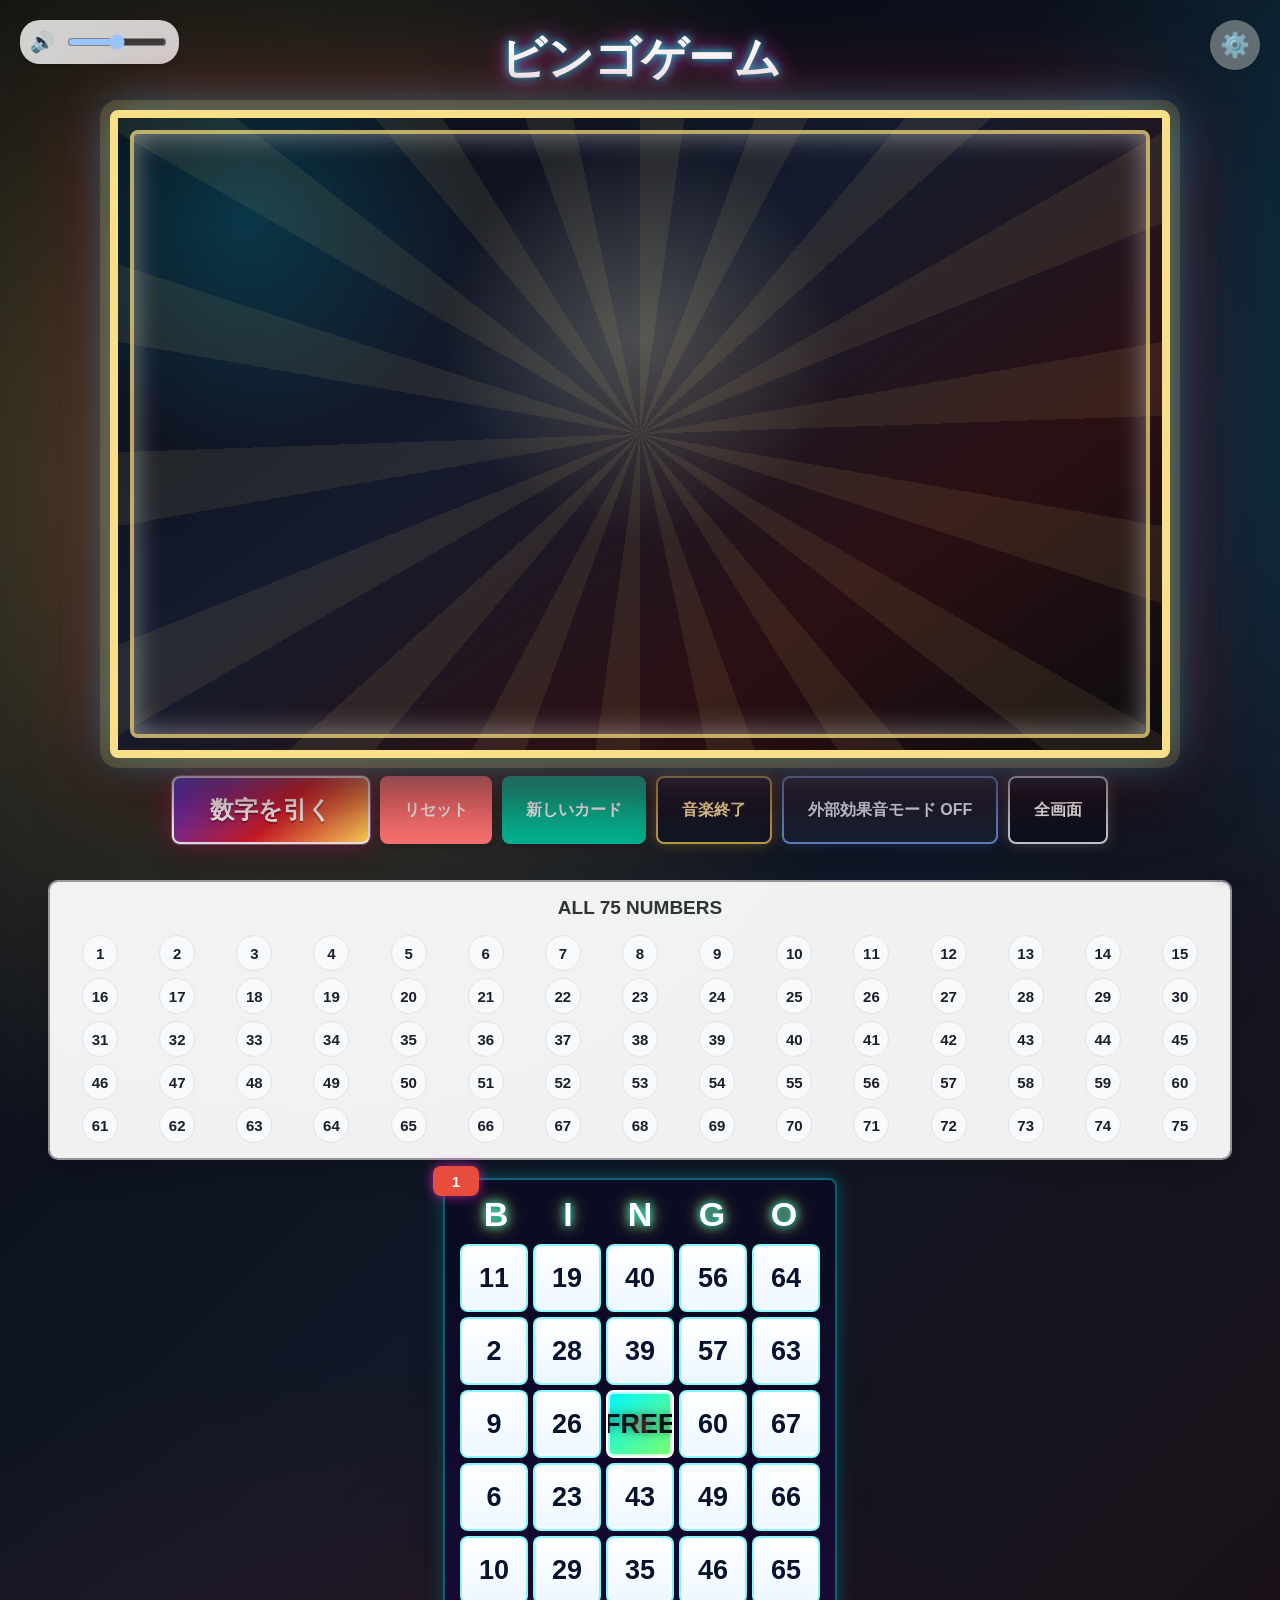
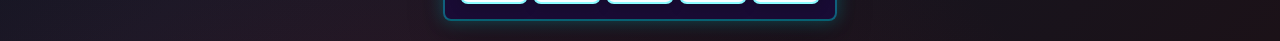
<file: bingo.html>
<!DOCTYPE html>
    <html lang="ja">
    <head>
        <meta charset="UTF-8">
        <meta name="viewport" content="width=device-width, initial-scale=1.0, viewport-fit=cover">
        <title>ビンゴゲーム</title>
        <style>
            * {
                box-sizing: border-box;
            }
            html {
                min-height: 100%;
                -webkit-text-size-adjust: 100%;
            }
            body {
                font-family: 'Arial', sans-serif;
                background:
                    radial-gradient(circle at 12% 18%, rgba(255, 213, 90, 0.28), transparent 25%),
                    radial-gradient(circle at 86% 12%, rgba(0, 213, 255, 0.26), transparent 27%),
                    radial-gradient(circle at 18% 84%, rgba(207, 28, 42, 0.25), transparent 31%),
                    linear-gradient(135deg, #05070d 0%, #111827 38%, #1f0f12 72%, #060606 100%);
                background-size: 160% 160%;
                animation: neonStage 12s ease-in-out infinite;
                margin: 0;
                padding: 20px;
                display: flex;
                flex-direction: column;
                align-items: center;
                min-height: 100vh;
                min-height: 100dvh;
                color: #fff;
                overflow-x: hidden;
                touch-action: manipulation;
            }
            h1 {
                margin: 8px 0 0;
                color: #fff;
                font-size: 46px;
                font-weight: 900;
                text-shadow:
                    0 0 10px #00f5ff,
                    0 0 22px #ff2bd6,
                    0 5px 0 rgba(0, 0, 0, 0.35);
            }
            .container {
                display: flex;
                flex-wrap: wrap;
                justify-content: center;
                gap: 20px;
                max-width: 1200px;
                margin-top: 20px;
            }
            .bingo-card {
                background:
                    linear-gradient(180deg, rgba(9, 12, 34, 0.94), rgba(25, 10, 55, 0.9));
                border: 2px solid rgba(0, 245, 255, 0.36);
                border-radius: 8px;
                box-shadow:
                    0 0 18px rgba(0, 245, 255, 0.26),
                    0 18px 34px rgba(0,0,0,0.28);
                padding: 15px;
                transition: transform 0.3s ease;
                position: relative;
            }
            .bingo-card:hover {
                transform: translateY(-5px);
            }
            .card-number {
                position: absolute;
                top: -14px;
                left: -12px;
                background: #e74c3c;
                color: white;
                min-width: 46px;
                height: 30px;
                padding: 0 8px;
                border-radius: 8px;
                display: flex;
                align-items: center;
                justify-content: center;
                font-weight: bold;
                font-size: 15px;
                box-shadow:
                    0 0 12px rgba(255, 43, 214, 0.7),
                    0 2px 5px rgba(0,0,0,0.2);
                z-index: 2;
            }
            .magic-card-label {
                margin: -4px 0 8px;
                text-align: center;
                color: #ffdd2d;
                font-size: 20px;
                font-weight: 900;
                letter-spacing: 0;
                text-shadow:
                    0 0 8px rgba(255, 221, 45, 0.85),
                    0 2px 0 rgba(0, 0, 0, 0.45);
            }
            .bingo-header {
                display: flex;
                justify-content: space-between;
                margin-bottom: 10px;
            }
            .bingo-header span {
                font-size: 34px;
                font-weight: bold;
                color: #fff;
                width: 20%;
                text-align: center;
                text-shadow:
                    0 0 8px #00f5ff,
                    0 0 16px #ffdd2d,
                    0 3px 0 rgba(0, 0, 0, 0.28);
            }
            .bingo-grid {
                display: grid;
                grid-template-columns: repeat(5, 1fr);
                gap: 5px;
            }
            .bingo-cell {
                width: 68px;
                height: 68px;
                display: flex;
                align-items: center;
                justify-content: center;
                font-size: 27px;
                font-weight: 900;
                background: linear-gradient(180deg, #ffffff 0%, #edf7ff 100%);
                border: 2px solid rgba(0, 245, 255, 0.45);
                border-radius: 8px;
                cursor: pointer;
                transition: all 0.3s ease;
                position: relative;
                overflow: hidden;
                color: #07132d;
                box-shadow: inset 0 0 0 2px rgba(255, 255, 255, 0.7), 0 5px 12px rgba(0, 0, 0, 0.16);
            }
            .bingo-cell:hover {
                background: #fff7bd;
                transform: translateY(-2px);
            }
            .bingo-cell.marked {
                background: linear-gradient(135deg, #ffdd2d 0%, #ff2bd6 100%);
                border-color: #fff;
                color: #fff;
                animation: pulse 1.5s infinite;
                text-shadow: 0 0 10px rgba(0, 0, 0, 0.5);
            }
            .bingo-cell.free {
                background: linear-gradient(135deg, #00f5ff 0%, #7cff6b 100%);
                color: #081018;
            }
            .bingo-cell.free::before {
                content: "★";
                position: absolute;
                font-size: 30px;
                opacity: 0.2;
                color: #e17055;
            }
            .bingo-cell.reach {
                animation: reachPulse 1s infinite;
            }
            .controls {
                margin-top: 30px;
                display: flex;
                flex-direction: column;
                align-items: center;
                gap: 18px;
                width: 100%;
                max-width: 1060px;
            }
            .number-display {
                font-size: 48px;
                font-weight: bold;
                color: #fff;
                background:
                    radial-gradient(circle at 50% 35%, rgba(255, 243, 194, 0.23), transparent 30%),
                    radial-gradient(circle at 12% 16%, rgba(0, 213, 255, 0.2), transparent 22%),
                    linear-gradient(145deg, #080a12 0%, #151b2d 42%, #2b1013 72%, #0b0b0f 100%);
                padding: 28px 48px;
                border-radius: 8px;
                border: 6px solid #f9df88;
                box-shadow:
                    0 0 0 8px rgba(255, 213, 90, 0.16),
                    0 0 34px rgba(0, 213, 255, 0.42),
                    0 0 70px rgba(207, 28, 42, 0.38),
                    0 28px 58px rgba(0, 0, 0, 0.58);
                display: flex;
                flex-direction: column;
                align-items: center;
                width: 680px;
                max-width: calc(100vw - 64px);
                height: 500px;
                justify-content: center;
                position: relative;
                overflow: hidden;
                isolation: isolate;
                text-transform: uppercase;
            }
            .number-display::before {
                content: "";
                position: absolute;
                inset: -42%;
                background:
                    repeating-conic-gradient(from 0deg, rgba(255, 226, 128, 0.28) 0deg 8deg, transparent 8deg 20deg);
                opacity: 0.18;
                animation: jackpotSpin 5s linear infinite;
                z-index: 0;
            }
            .number-display::after {
                content: "";
                position: absolute;
                inset: 12px;
                border: 3px solid rgba(255, 226, 128, 0.72);
                border-radius: 8px;
                box-shadow: inset 0 0 28px rgba(255, 255, 255, 0.45);
                pointer-events: none;
                z-index: 1;
            }
            .number-display .letter {
                font-size: 158px;
                line-height: 0.9;
                color: #fff;
                margin-bottom: 4px;
                font-weight: 900;
                z-index: 2;
                text-shadow:
                    0 0 8px #fff,
                    0 0 18px #00d5ff,
                    0 0 34px #ffd55a,
                    0 8px 0 rgba(0, 0, 0, 0.34);
            }
            .number-display .number {
                font-size: 292px;
                line-height: 0.82;
                color: #fff;
                font-weight: 900;
                z-index: 2;
                text-shadow:
                    0 0 10px #fff,
                    0 0 28px #ffd55a,
                    0 0 54px #cf1c2a,
                    0 12px 0 rgba(0, 0, 0, 0.35);
            }
            .draw-machine {
                position: absolute;
                inset: 24px;
                display: none;
                flex-direction: column;
                align-items: center;
                justify-content: center;
                gap: 16px;
                z-index: 3;
                pointer-events: none;
            }
            .number-display.thinking .draw-machine {
                display: flex;
            }
            .number-display.thinking .letter,
            .number-display.thinking .number {
                opacity: 0 !important;
            }
            .machine-core {
                position: relative;
                width: 300px;
                height: 300px;
                border-radius: 50%;
                border: 12px solid rgba(255, 226, 128, 0.88);
                background:
                    radial-gradient(circle at 50% 50%, rgba(255, 255, 255, 0.1), transparent 26%),
                    radial-gradient(circle, rgba(0, 213, 255, 0.08), transparent 58%),
                    #080b14;
                box-shadow:
                    inset 0 0 36px rgba(0, 213, 255, 0.42),
                    0 0 28px rgba(255, 213, 90, 0.58),
                    0 22px 36px rgba(0, 0, 0, 0.36);
                overflow: hidden;
            }
            .machine-core::before {
                content: "";
                position: absolute;
                inset: 42px;
                border: 4px dashed rgba(255, 255, 255, 0.28);
                border-radius: 50%;
                animation: jackpotSpin 1.2s linear infinite reverse;
            }
            .machine-core::after {
                content: "";
                position: absolute;
                left: 50%;
                top: 50%;
                width: 18px;
                height: 18px;
                transform: translate(-50%, -50%);
                border-radius: 50%;
                background: #ffd55a;
                box-shadow: 0 0 24px #ffd55a;
            }
            .ball-orbit {
                position: absolute;
                inset: 20px;
                border-radius: 50%;
                animation: ballOrbit 0.68s linear infinite;
            }
            .bingo-ball {
                position: absolute;
                left: 50%;
                top: 0;
                width: 98px;
                height: 98px;
                transform: translateX(-50%);
                border-radius: 50%;
                background:
                    radial-gradient(circle at 32% 24%, #ffffff 0 12%, #ffe9a3 13% 28%, #d32032 48%, #530710 100%);
                border: 4px solid rgba(255, 255, 255, 0.9);
                box-shadow:
                    inset -14px -16px 26px rgba(0, 0, 0, 0.38),
                    0 0 24px rgba(255, 213, 90, 0.76);
                animation: ballSpin 0.48s linear infinite;
            }
            .bingo-ball span {
                position: absolute;
                left: 50%;
                top: 50%;
                transform: translate(-50%, -50%);
                width: 48px;
                height: 48px;
                border-radius: 50%;
                display: flex;
                align-items: center;
                justify-content: center;
                background: #fff;
                color: #10131c;
                font-size: 34px;
                font-weight: 900;
                box-shadow: inset 0 0 8px rgba(0, 0, 0, 0.2);
            }
            .thinking-text {
                color: #ffe9a3;
                font-size: 28px;
                font-weight: 900;
                letter-spacing: 0;
                text-shadow: 0 0 14px rgba(255, 213, 90, 0.8), 0 3px 0 rgba(0, 0, 0, 0.45);
            }
            .digit-scramble {
                min-width: 240px;
                padding: 8px 20px;
                border: 3px solid rgba(0, 213, 255, 0.62);
                border-radius: 8px;
                color: #fff;
                font-size: 58px;
                font-weight: 900;
                line-height: 1;
                text-align: center;
                background: rgba(0, 0, 0, 0.42);
                box-shadow: inset 0 0 20px rgba(0, 213, 255, 0.22), 0 0 22px rgba(0, 213, 255, 0.36);
                text-shadow: 0 0 12px rgba(0, 213, 255, 0.9);
            }
            .button-group {
                display: flex;
                gap: 10px;
                flex-wrap: wrap;
                justify-content: center;
            }
            button {
                padding: 12px 24px;
                font-size: 16px;
                font-weight: bold;
                border: none;
                border-radius: 8px;
                cursor: pointer;
                transition: all 0.3s ease;
                box-shadow: 0 4px 6px rgba(0,0,0,0.1);
            }
            .draw-button {
                background: linear-gradient(135deg, var(--theme-color, #4834d4) 0%, #cf1c2a 54%, #ffd55a 100%);
                color: white;
                font-size: 24px;
                padding: 16px 36px;
                border: 2px solid rgba(255, 255, 255, 0.85);
                text-shadow: 0 2px 0 rgba(0, 0, 0, 0.32);
                box-shadow:
                    0 0 18px rgba(255, 213, 90, 0.48),
                    0 10px 22px rgba(0, 0, 0, 0.24);
            }
            .draw-button:hover {
                background: linear-gradient(135deg, #ffd55a 0%, #cf1c2a 52%, var(--theme-color, #4834d4) 100%);
                transform: translateY(-2px);
            }
            .draw-button.is-drawing,
            .draw-button:disabled {
                opacity: 0.78;
                cursor: wait;
                transform: none;
            }
            .reset-button {
                background: #ff7675;
                color: white;
            }
            .reset-button:hover {
                background: #e84393;
                transform: translateY(-2px);
            }
            .new-card-button {
                background: #00b894;
                color: white;
            }
            .new-card-button:hover {
                background: #00a884;
                transform: translateY(-2px);
            }
            .music-button {
                background: #101827;
                color: #ffe9a3;
                border: 2px solid rgba(255, 213, 90, 0.72);
                box-shadow:
                    0 0 14px rgba(255, 213, 90, 0.28),
                    0 8px 18px rgba(0, 0, 0, 0.24);
            }
            .music-button:hover {
                background: #1f2937;
                transform: translateY(-2px);
            }
            .music-button.stopped {
                color: #fff;
                border-color: rgba(0, 213, 255, 0.72);
                box-shadow:
                    0 0 14px rgba(0, 213, 255, 0.28),
                    0 8px 18px rgba(0, 0, 0, 0.24);
            }
            .external-sfx-button {
                background: #162032;
                color: #dcecff;
                border: 2px solid rgba(125, 176, 255, 0.7);
                box-shadow:
                    0 0 14px rgba(89, 153, 255, 0.24),
                    0 8px 18px rgba(0, 0, 0, 0.24);
            }
            .external-sfx-button:hover {
                background: #25334a;
                transform: translateY(-2px);
            }
            .external-sfx-button.active {
                background: #087f71;
                color: #fff;
                border-color: rgba(94, 255, 213, 0.9);
                box-shadow:
                    0 0 18px rgba(48, 255, 198, 0.42),
                    0 8px 18px rgba(0, 0, 0, 0.24);
            }
            .fullscreen-button {
                background: #0b1220;
                color: #ffffff;
                border: 2px solid rgba(255, 255, 255, 0.78);
                box-shadow:
                    0 0 14px rgba(255, 255, 255, 0.22),
                    0 8px 18px rgba(0, 0, 0, 0.24);
            }
            .fullscreen-button:hover {
                background: #243044;
                transform: translateY(-2px);
            }
            body:fullscreen {
                width: 100vw;
                min-height: 100vh;
                padding: 24px;
                box-sizing: border-box;
            }
            body:fullscreen .controls {
                max-width: 1180px;
            }
            body:fullscreen .number-display {
                width: min(840px, calc(100vw - 80px));
                height: min(560px, calc(100vh - 250px));
                min-height: 420px;
            }
            .called-numbers {
                margin-top: 20px;
                background: rgba(255, 255, 255, 0.94);
                padding: 15px;
                border-radius: 8px;
                box-shadow:
                    0 0 0 2px rgba(255, 255, 255, 0.55),
                    0 12px 28px rgba(0,0,0,0.18);
                width: 100%;
                box-sizing: border-box;
            }
            .called-numbers h3 {
                margin-top: 0;
                color: #2d3436;
                text-align: center;
            }
            .number-grid {
                display: grid;
                grid-template-columns: repeat(15, minmax(36px, 1fr));
                gap: 7px;
                justify-items: center;
            }
            .number-item {
                width: 36px;
                height: 36px;
                display: flex;
                align-items: center;
                justify-content: center;
                font-size: 15px;
                font-weight: 800;
                background: #f8f9fa;
                border-radius: 50%;
                border: 1px solid #dee2e6;
                color: #18202c;
            }
            .number-item.called {
                background: linear-gradient(135deg, #101827 0%, #cf1c2a 54%, #ffd55a 100%);
                color: white;
                font-weight: 900;
                border-color: #fff;
                box-shadow: 0 0 12px rgba(255, 43, 214, 0.6);
            }
            .confetti {
                position: fixed;
                width: 10px;
                height: 10px;
                background-color: #f00;
                border-radius: 50%;
                pointer-events: none;
                z-index: 9999;
            }
            .bingo-alert {
                position: fixed;
                top: 50%;
                left: 50%;
                transform: translate(-50%, -50%);
                background: rgba(255, 255, 255, 0.9);
                padding: 30px 50px;
                border-radius: 15px;
                box-shadow: 0 10px 30px rgba(0,0,0,0.2);
                z-index: 1000;
                display: none;
                text-align: center;
                animation: fadeIn 0.5s;
            }
            .bingo-alert h2 {
                color: #e17055;
                font-size: 48px;
                margin-bottom: 20px;
                text-shadow: 2px 2px 4px rgba(0,0,0,0.2);
            }
            .bingo-alert p {
                font-size: 20px;
                margin-bottom: 20px;
            }
            .bingo-alert button {
                background: #0984e3;
                color: white;
                padding: 10px 20px;
                border: none;
                border-radius: 5px;
                font-size: 16px;
                cursor: pointer;
            }
            .reach-alert {
                position: fixed;
                top: 50%;
                left: 50%;
                transform: translate(-50%, -50%);
                background: rgba(255, 255, 255, 0.9);
                padding: 20px 40px;
                border-radius: 15px;
                box-shadow: 0 10px 30px rgba(0,0,0,0.2);
                z-index: 1000;
                display: none;
                text-align: center;
                animation: fadeIn 0.3s;
            }
            .reach-alert h3 {
                color: #0984e3;
                font-size: 36px;
                margin-bottom: 10px;
                text-shadow: 1px 1px 3px rgba(0,0,0,0.2);
            }
            .cheat-modal {
                position: fixed;
                top: 0;
                left: 0;
                width: 100%;
                height: 100%;
                background: rgba(0, 0, 0, 0.5);
                display: flex;
                align-items: center;
                justify-content: center;
                z-index: 1000;
                display: none;
            }
            .cheat-content {
                background: white;
                padding: 30px;
                border-radius: 10px;
                width: min(94vw, 640px);
                max-height: calc(100dvh - 24px);
                overflow: auto;
            }
            .cheat-content h2 {
                margin-top: 0;
                color: #2d3436;
            }
            .cheat-content textarea {
                width: 100%;
                height: 150px;
                padding: 10px;
                margin: 10px 0;
                border: 1px solid #ddd;
                border-radius: 5px;
                font-family: monospace;
            }
            .cheat-content button {
                margin-top: 10px;
                margin-right: 10px;
            }
            .cheat-preset-row {
                margin: 8px 0 12px;
                display: flex;
                flex-wrap: wrap;
                gap: 8px;
                align-items: center;
            }
            .magic-option-grid {
                margin: 12px 0;
                padding: 12px;
                display: grid;
                grid-template-columns: repeat(2, minmax(0, 1fr));
                gap: 10px;
                background: #f3f6ff;
                border: 1px solid #dfe7ff;
                border-radius: 8px;
            }
            .magic-option-grid label {
                color: #2d3436;
                font-size: 13px;
                font-weight: 800;
                display: flex;
                align-items: center;
                justify-content: space-between;
                gap: 8px;
            }
            .magic-option-grid input {
                width: 72px;
                padding: 6px;
                border: 1px solid #c8d2ef;
                border-radius: 6px;
                font-size: 15px;
                font-weight: 800;
            }
            .cheat-preset-button {
                background: linear-gradient(135deg, #ffdd2d 0%, #ff2bd6 100%);
                color: #101018;
                border: 0;
                border-radius: 8px;
                padding: 10px 14px;
                font-weight: 900;
                box-shadow: 0 8px 18px rgba(255, 43, 214, 0.28);
                cursor: pointer;
            }
            .cheat-preset-note {
                color: #2d3436;
                font-size: 13px;
                font-weight: 700;
            }
            .cheat-tabs {
                display: flex;
                overflow-x: auto;
                margin-bottom: 15px;
                border-bottom: 1px solid #ddd;
            }
            .cheat-tab {
                padding: 10px 15px;
                cursor: pointer;
                background: #f8f9fa;
                border: 1px solid #ddd;
                border-bottom: none;
                border-radius: 5px 5px 0 0;
                margin-right: 5px;
            }
            .cheat-tab.active {
                background: white;
                border-bottom: 1px solid white;
                margin-bottom: -1px;
                font-weight: bold;
            }
            .cheat-panel {
                display: none;
            }
            .cheat-panel.active {
                display: block;
            }
            .card-editor {
                margin-top: 15px;
            }
            .card-editor-grid {
                display: grid;
                grid-template-columns: repeat(5, 1fr);
                gap: 5px;
                margin-top: 10px;
            }
            .card-editor-cell {
                width: 40px;
                height: 40px;
                display: flex;
                align-items: center;
                justify-content: center;
                border: 1px solid #ddd;
                border-radius: 5px;
                background: #f8f9fa;
            }
            .card-editor-cell input {
                width: 100%;
                height: 100%;
                border: none;
                text-align: center;
                font-size: 16px;
                font-weight: bold;
                background: transparent;
            }
            .card-editor-cell.free {
                background: #fab1a0;
                color: #d63031;
            }
            @keyframes pulse {
                0% { transform: scale(1); }
                50% { transform: scale(1.05); }
                100% { transform: scale(1); }
            }
            @keyframes reachPulse {
                0% { box-shadow: 0 0 0 0 rgba(52, 152, 219, 0.7); }
                70% { box-shadow: 0 0 0 10px rgba(52, 152, 219, 0); }
                100% { box-shadow: 0 0 0 0 rgba(52, 152, 219, 0); }
            }
            @keyframes fadeIn {
                from { opacity: 0; }
                to { opacity: 1; }
            }
            @keyframes rotate {
                0% { transform: rotate(0deg); }
                100% { transform: rotate(360deg); }
            }
            @keyframes scale {
                0% { transform: scale(1); }
                50% { transform: scale(1.5); }
                100% { transform: scale(1); }
            }
            @keyframes neonStage {
                0%, 100% { background-position: 0% 50%; }
                50% { background-position: 100% 50%; }
            }
            @keyframes jackpotSpin {
                0% { transform: rotate(0deg) scale(1); }
                100% { transform: rotate(360deg) scale(1); }
            }
            @keyframes ballOrbit {
                0% { transform: rotate(0deg); }
                100% { transform: rotate(360deg); }
            }
            @keyframes ballSpin {
                0% { rotate: 0deg; }
                100% { rotate: -360deg; }
            }
            @keyframes megaHit {
                0% { transform: perspective(900px) translateZ(0) scale(0.94) rotate(-1deg); filter: saturate(1); }
                32% { transform: perspective(900px) translateZ(120px) scale(1.18) rotate(1.3deg); filter: saturate(1.75) brightness(1.32); }
                58% { transform: perspective(900px) translateZ(50px) scale(1.08) rotate(-0.7deg); filter: saturate(1.4) brightness(1.16); }
                100% { transform: scale(1) rotate(0deg); filter: saturate(1); }
            }
            @keyframes flashOut {
                0% { opacity: 0; }
                16% { opacity: 0.92; }
                100% { opacity: 0; }
            }
            @keyframes burstRing {
                0% { opacity: 0.95; transform: translate(-50%, -50%) scale(0.18); }
                100% { opacity: 0; transform: translate(-50%, -50%) scale(2.8); }
            }
            @keyframes echoBlast {
                0% { opacity: 0; transform: translate(-50%, -50%) scale(0.38); }
                25% { opacity: 1; }
                100% { opacity: 0; transform: translate(-50%, -50%) scale(2.35); }
            }
            @keyframes numberFlyout {
                0% {
                    opacity: 0;
                    transform: translate(-50%, -50%) perspective(700px) translateZ(-360px) scale(0.42) rotateX(22deg);
                    filter: blur(10px) saturate(1);
                }
                18% {
                    opacity: 1;
                    transform: translate(-50%, -50%) perspective(700px) translateZ(170px) scale(1.25) rotateX(0deg);
                    filter: blur(0) saturate(1.8) brightness(1.24);
                }
                46% {
                    opacity: 1;
                    transform: translate(-50%, -50%) perspective(700px) translateZ(260px) scale(1.55) rotateX(0deg);
                    filter: blur(0) saturate(1.45) brightness(1.1);
                }
                100% {
                    opacity: 0;
                    transform: translate(-50%, -50%) perspective(700px) translateZ(520px) scale(2.35) rotateX(-8deg);
                    filter: blur(6px) saturate(1.2);
                }
            }
            @keyframes numberShockwave {
                0% { opacity: 0.95; transform: translate(-50%, -50%) scale(0.18); }
                100% { opacity: 0; transform: translate(-50%, -50%) scale(4.2); }
            }
            @keyframes spotlightSweep {
                0% { opacity: 0; transform: translateX(-50%) rotate(var(--rot)) scaleY(0.85); }
                20% { opacity: 0.72; }
                100% { opacity: 0; transform: translateX(-50%) rotate(var(--rot-end)) scaleY(1.08); }
            }
            @keyframes hypeMeterPulse {
                0%, 100% { transform: scale(1); filter: brightness(1); }
                42% { transform: scale(1.04); filter: brightness(1.35); }
            }
            @keyframes hypeBannerPop {
                0% { opacity: 0; transform: translate(-50%, -50%) scale(0.82) rotate(-1deg); }
                16% { opacity: 1; transform: translate(-50%, -50%) scale(1.03) rotate(1deg); }
                78% { opacity: 1; transform: translate(-50%, -50%) scale(1) rotate(0deg); }
                100% { opacity: 0; transform: translate(-50%, -50%) scale(1.08) rotate(0deg); }
            }
            @keyframes mcCommentIn {
                0% { opacity: 0; transform: translateX(-50%) translateY(18px) scale(0.96); }
                18% { opacity: 1; transform: translateX(-50%) translateY(0) scale(1); }
                82% { opacity: 1; transform: translateX(-50%) translateY(0) scale(1); }
                100% { opacity: 0; transform: translateX(-50%) translateY(-14px) scale(1.02); }
            }
            @keyframes laserSweep {
                0% { opacity: 0; transform: translateX(-80px) rotate(var(--laser-rot)) scaleY(0.8); }
                18% { opacity: 0.82; }
                100% { opacity: 0; transform: translateX(120px) rotate(calc(var(--laser-rot) * -1)) scaleY(1.15); }
            }
            @keyframes starFall {
                0% { opacity: 0; transform: translateY(-30px) rotate(0deg) scale(0.6); }
                18% { opacity: 1; }
                100% { opacity: 0; transform: translateY(110vh) rotate(720deg) scale(1.2); }
            }
            @keyframes finalMagicPulse {
                0%, 100% { filter: saturate(1.2) brightness(1); box-shadow: 0 0 40px rgba(255, 221, 45, 0.55), 0 0 90px rgba(255, 43, 214, 0.38); }
                50% { filter: saturate(1.8) brightness(1.24); box-shadow: 0 0 64px rgba(255, 221, 45, 0.88), 0 0 130px rgba(0, 245, 255, 0.58); }
            }
            @keyframes stageShake {
                0%, 100% { transform: translate(0, 0); }
                25% { transform: translate(1px, -1px); }
                50% { transform: translate(-1px, 1px); }
                75% { transform: translate(1px, 1px); }
            }
            .number-display.mega-hit {
                animation: megaHit 1050ms cubic-bezier(0.11, 0.92, 0.22, 1);
            }
            .stage-flash {
                position: fixed;
                inset: 0;
                background:
                    radial-gradient(circle, rgba(255, 255, 255, 0.78), transparent 28%),
                    linear-gradient(135deg, rgba(207, 28, 42, 0.42), rgba(255, 213, 90, 0.36));
                pointer-events: none;
                z-index: 9993;
                animation: flashOut 620ms ease-out forwards;
            }
            .draw-burst {
                position: fixed;
                left: 50%;
                top: 50%;
                width: 220px;
                height: 220px;
                border: 8px solid rgba(255, 255, 255, 0.9);
                border-radius: 50%;
                pointer-events: none;
                z-index: 9995;
                box-shadow:
                    0 0 24px #00d5ff,
                    0 0 42px #cf1c2a,
                    inset 0 0 24px #ffd55a;
                animation: burstRing 860ms ease-out forwards;
            }
            .draw-spark {
                position: fixed;
                width: 14px;
                height: 14px;
                border-radius: 3px;
                pointer-events: none;
                z-index: 9996;
                box-shadow: 0 0 14px currentColor;
            }
            .call-echo {
                position: fixed;
                left: 50%;
                top: 50%;
                transform: translate(-50%, -50%);
                color: rgba(255, 255, 255, 0.08);
                -webkit-text-stroke: 4px rgba(255, 255, 255, 0.72);
                font-size: 184px;
                font-weight: 900;
                line-height: 1;
                text-shadow:
                    0 0 20px rgba(255, 221, 45, 0.8),
                    0 0 48px rgba(255, 43, 214, 0.75);
                pointer-events: none;
                z-index: 9994;
                animation: echoBlast 920ms ease-out forwards;
            }
            .number-flyout {
                position: fixed;
                left: 50%;
                top: 50%;
                transform: translate(-50%, -50%);
                pointer-events: none;
                z-index: 10020;
                color: #fff;
                font-size: clamp(140px, 19vw, 360px);
                line-height: 0.9;
                font-weight: 900;
                letter-spacing: 0;
                white-space: nowrap;
                text-shadow:
                    0 0 12px #fff,
                    0 0 28px #ffdd2d,
                    0 0 52px #00f5ff,
                    0 0 92px #ff2bd6,
                    0 18px 0 rgba(0, 0, 0, 0.52);
                -webkit-text-stroke: 4px rgba(255, 221, 45, 0.78);
                animation: numberFlyout 1450ms cubic-bezier(0.08, 0.82, 0.14, 1) forwards;
            }
            .number-flyout .fly-letter {
                display: inline-block;
                margin-right: 0.08em;
                color: #00f5ff;
                text-shadow:
                    0 0 14px #fff,
                    0 0 34px #00f5ff,
                    0 0 70px #ff2bd6;
            }
            .number-shockwave {
                position: fixed;
                left: 50%;
                top: 50%;
                width: min(68vw, 720px);
                aspect-ratio: 1;
                border-radius: 50%;
                border: 12px solid rgba(255, 221, 45, 0.95);
                box-shadow:
                    0 0 28px #fff,
                    0 0 64px #00f5ff,
                    inset 0 0 42px rgba(255, 43, 214, 0.82);
                pointer-events: none;
                z-index: 10010;
                animation: numberShockwave 1180ms ease-out forwards;
            }
            .draw-spotlight {
                position: fixed;
                left: 50%;
                bottom: -34vh;
                width: 150px;
                height: 140vh;
                transform-origin: bottom center;
                background: linear-gradient(to top, rgba(255, 255, 255, 0.02), rgba(0, 213, 255, 0.3), rgba(255, 213, 90, 0.18), transparent);
                mix-blend-mode: screen;
                pointer-events: none;
                z-index: 9992;
                animation: spotlightSweep 980ms ease-out forwards;
            }
            @media (max-width: 700px) {
                body {
                    padding: 12px 10px calc(92px + env(safe-area-inset-bottom));
                }
                h1 {
                    font-size: 34px;
                }
                .number-display {
                    width: min(340px, calc(100vw - 20px));
                    height: min(350px, 58vh);
                    min-height: 318px;
                    padding: 18px 22px;
                }
                .controls {
                    margin-top: 18px;
                    gap: 14px;
                }
                .number-display .letter {
                    font-size: 82px;
                }
                .number-display .number {
                    font-size: 154px;
                }
                .machine-core {
                    width: 190px;
                    height: 190px;
                    border-width: 8px;
                }
                .ball-orbit {
                    inset: 12px;
                }
                .bingo-ball {
                    width: 66px;
                    height: 66px;
                }
                .bingo-ball span {
                    width: 34px;
                    height: 34px;
                    font-size: 24px;
                }
                .thinking-text {
                    font-size: 20px;
                }
                .digit-scramble {
                    min-width: 160px;
                    font-size: 38px;
                }
                .number-grid {
                    grid-template-columns: repeat(auto-fit, minmax(32px, 1fr));
                }
                .magic-option-grid {
                    grid-template-columns: 1fr;
                }
                .cheat-content {
                    padding: 18px;
                }
                .number-item {
                    width: 32px;
                    height: 32px;
                    font-size: 14px;
                }
                .bingo-cell {
                    width: 56px;
                    height: 56px;
                    font-size: 22px;
                }
                .bingo-header span {
                    font-size: 28px;
                }
                .call-echo {
                    font-size: 104px;
                }
            }
            .settings-button {
                position: absolute;
                top: max(20px, env(safe-area-inset-top));
                right: max(20px, env(safe-area-inset-right));
                background: #636e72;
                color: white;
                border: none;
                border-radius: 50%;
                width: 50px;
                height: 50px;
                font-size: 24px;
                cursor: pointer;
                display: flex;
                align-items: center;
                justify-content: center;
                box-shadow: 0 4px 6px rgba(0,0,0,0.1);
            }
            .settings-modal {
                position: fixed;
                top: 0;
                left: 0;
                width: 100%;
                height: 100%;
                background: rgba(0, 0, 0, 0.5);
                display: flex;
                align-items: center;
                justify-content: center;
                z-index: 1000;
                display: none;
            }
            .settings-content {
                background: white;
                padding: 30px;
                border-radius: 10px;
                width: min(94vw, 500px);
                max-height: calc(100dvh - 24px);
                overflow: auto;
            }
            .settings-content h2 {
                margin-top: 0;
                color: #2d3436;
            }
            
            .settings-row {
                margin: 15px 0;
            }
            .settings-row label {
                display: block;
                margin-bottom: 5px;
                font-weight: bold;
            }
            .settings-row input, .settings-row select {
                width: 100%;
                padding: 10px;
                border: 1px solid #ddd;
                border-radius: 5px;
            }
            .external-sfx-note {
                margin: 16px 0;
                padding: 12px 14px;
                border-left: 4px solid #0b8f7d;
                border-radius: 6px;
                background: #eafaf6;
                color: #23413b;
                font-size: 14px;
                line-height: 1.55;
            }
            .external-sfx-note strong {
                color: #086d60;
            }
            .color-picker {
                display: flex;
                gap: 10px;
                flex-wrap: wrap;
                margin-top: 5px;
            }
            .color-option {
                width: 30px;
                height: 30px;
                border-radius: 50%;
                cursor: pointer;
                border: 2px solid transparent;
            }
            .color-option.selected {
                border-color: #2d3436;
            }
            .secret-button {
                position: fixed;
                bottom: 20px;
                right: 20px;
                width: 20px;
                height: 20px;
                background: transparent;
                border: none;
                cursor: pointer;
                z-index: 100;
            }
            .volume-control {
                position: absolute;
                top: 20px;
                left: 20px;
                display: flex;
                align-items: center;
                gap: 10px;
                background: rgba(255, 255, 255, 0.8);
                padding: 10px;
                border-radius: 20px;
                box-shadow: 0 2px 5px rgba(0,0,0,0.1);
            }
            .volume-icon {
                font-size: 20px;
                cursor: pointer;
            }
            .volume-slider {
                width: 100px;
                cursor: pointer;
            }
            .cheat-sequence {
                margin-top: 10px;
                padding: 10px;
                background: #f8f9fa;
                border-radius: 5px;
                border: 1px solid #ddd;
            }
            .cheat-sequence-title {
                font-weight: bold;
                margin-bottom: 5px;
            }
            .cheat-sequence-numbers {
                font-family: monospace;
                word-break: break-all;
            }
            .cheat-indicator {
                position: fixed;
                bottom: 10px;
                left: 10px;
                background: rgba(231, 76, 60, 0.9);
                color: white;
                padding: 8px 14px;
                border-radius: 8px;
                font-size: 14px;
                font-weight: 900;
                box-shadow: 0 0 18px rgba(255, 221, 45, 0.55);
                display: none;
                z-index: 1200;
                transition: transform 0.25s ease, padding 0.25s ease, border-radius 0.25s ease;
            }
            .cheat-indicator.star-only {
                width: 42px;
                height: 42px;
                padding: 0;
                border-radius: 50%;
                display: flex;
                align-items: center;
                justify-content: center;
                color: #ffe66d;
                background: rgba(25, 12, 55, 0.94);
                border: 2px solid #ffe66d;
                font-size: 26px;
                text-shadow: 0 0 10px #fff, 0 0 18px #ff2bd6;
            }
            .magic-celebration {
                position: fixed;
                inset: 0;
                display: none;
                align-items: center;
                justify-content: center;
                padding: 32px;
                background:
                    radial-gradient(circle at 50% 30%, rgba(255, 221, 45, 0.34), transparent 26%),
                    radial-gradient(circle at 20% 80%, rgba(0, 245, 255, 0.26), transparent 28%),
                    linear-gradient(135deg, rgba(5, 7, 13, 0.96), rgba(54, 8, 48, 0.96));
                z-index: 2500;
                text-align: center;
                overflow: hidden;
            }
            .magic-celebration.show {
                display: flex;
            }
            .magic-celebration::before {
                content: "";
                position: absolute;
                inset: -40%;
                background: repeating-conic-gradient(from 0deg, rgba(255, 255, 255, 0.22) 0deg 7deg, transparent 7deg 18deg);
                animation: jackpotSpin 9s linear infinite;
                opacity: 0.18;
            }
            .magic-celebration-stage {
                position: relative;
                z-index: 1;
                width: min(1100px, 92vw);
                min-height: 48vh;
                display: flex;
                flex-direction: column;
                align-items: center;
                justify-content: center;
                gap: 18px;
                border: 8px solid rgba(255, 221, 45, 0.9);
                border-radius: 8px;
                padding: 42px 34px;
                background: rgba(2, 6, 18, 0.82);
                box-shadow:
                    0 0 36px rgba(255, 221, 45, 0.55),
                    0 0 80px rgba(255, 43, 214, 0.42),
                    inset 0 0 40px rgba(255, 255, 255, 0.16);
            }
            .magic-celebration-kicker {
                color: #00f5ff;
                font-size: 34px;
                font-weight: 900;
                text-shadow: 0 0 16px #00f5ff;
            }
            .magic-celebration-title {
                color: #fff;
                font-size: clamp(54px, 7vw, 112px);
                line-height: 1.08;
                font-weight: 900;
                text-shadow:
                    0 0 12px #fff,
                    0 0 28px #ffdd2d,
                    0 0 50px #ff2bd6,
                    0 8px 0 rgba(0, 0, 0, 0.45);
            }
            .magic-celebration-subtitle {
                color: #ffdd2d;
                font-size: clamp(24px, 3vw, 48px);
                font-weight: 900;
                text-shadow: 0 0 14px rgba(255, 221, 45, 0.8);
            }
            .magic-celebration.loser {
                background:
                    radial-gradient(circle at 50% 32%, rgba(255, 255, 255, 0.2), transparent 25%),
                    linear-gradient(135deg, rgba(3, 8, 20, 0.97), rgba(55, 8, 12, 0.97));
            }
            .magic-celebration.loser .magic-celebration-stage {
                border-color: rgba(255, 82, 82, 0.95);
                box-shadow:
                    0 0 36px rgba(255, 82, 82, 0.5),
                    0 0 90px rgba(0, 245, 255, 0.25),
                    inset 0 0 40px rgba(255, 255, 255, 0.12);
            }
            .magic-celebration.loser .magic-celebration-title {
                color: #fff;
                text-shadow:
                    0 0 12px #fff,
                    0 0 30px #ff5252,
                    0 8px 0 rgba(0, 0, 0, 0.48);
            }
            .hype-meter {
                position: fixed;
                top: 18px;
                right: 18px;
                width: min(310px, calc(100vw - 36px));
                padding: 12px 14px;
                border: 2px solid rgba(255, 221, 45, 0.82);
                border-radius: 8px;
                background: rgba(5, 9, 24, 0.88);
                box-shadow:
                    0 0 18px rgba(255, 221, 45, 0.32),
                    0 0 38px rgba(0, 245, 255, 0.22);
                z-index: 1100;
                color: #fff;
            }
            .hype-meter-top {
                display: flex;
                align-items: center;
                justify-content: space-between;
                font-weight: 900;
                font-size: 16px;
                color: #ffdd2d;
                text-shadow: 0 0 10px rgba(255, 221, 45, 0.8);
            }
            .hype-meter-track {
                margin-top: 8px;
                height: 13px;
                border-radius: 8px;
                background: rgba(255, 255, 255, 0.14);
                overflow: hidden;
                box-shadow: inset 0 0 8px rgba(0, 0, 0, 0.45);
            }
            .hype-meter-fill {
                height: 100%;
                width: 0%;
                border-radius: 8px;
                background: linear-gradient(90deg, #00f5ff, #7cff6b, #ffdd2d, #ff2bd6);
                box-shadow: 0 0 14px rgba(255, 43, 214, 0.7);
                transition: width 0.35s ease;
            }
            .hype-meter.pulse {
                animation: hypeMeterPulse 0.7s ease;
            }
            .hype-banner {
                position: fixed;
                top: 50%;
                left: 50%;
                transform: translate(-50%, -50%) scale(0.92);
                width: min(980px, 92vw);
                padding: 28px 28px 32px;
                border: 6px solid #ffdd2d;
                border-radius: 8px;
                background:
                    radial-gradient(circle at 50% 28%, rgba(255, 255, 255, 0.18), transparent 34%),
                    rgba(2, 6, 18, 0.92);
                color: #fff;
                text-align: center;
                box-shadow:
                    0 0 34px rgba(255, 221, 45, 0.7),
                    0 0 90px rgba(255, 43, 214, 0.52);
                z-index: 2400;
                opacity: 0;
                pointer-events: none;
            }
            .hype-banner.show {
                animation: hypeBannerPop 2.35s ease forwards;
            }
            .hype-banner-title {
                font-size: clamp(42px, 6vw, 90px);
                line-height: 1.05;
                font-weight: 900;
                text-shadow:
                    0 0 12px #fff,
                    0 0 26px #ffdd2d,
                    0 0 52px #ff2bd6;
            }
            .hype-banner-subtitle {
                margin-top: 10px;
                color: #00f5ff;
                font-size: clamp(22px, 2.8vw, 42px);
                font-weight: 900;
                text-shadow: 0 0 18px rgba(0, 245, 255, 0.85);
            }
            .mc-comment {
                position: fixed;
                left: 50%;
                bottom: 34px;
                transform: translateX(-50%) translateY(18px);
                max-width: min(980px, 92vw);
                padding: 16px 24px;
                border: 3px solid rgba(0, 245, 255, 0.8);
                border-radius: 8px;
                background: rgba(5, 9, 24, 0.9);
                color: #fff;
                font-size: clamp(22px, 2.6vw, 40px);
                font-weight: 900;
                text-align: center;
                text-shadow: 0 0 14px rgba(0, 245, 255, 0.8);
                box-shadow: 0 0 26px rgba(0, 245, 255, 0.45);
                opacity: 0;
                z-index: 2300;
                pointer-events: none;
            }
            .mc-comment.show {
                animation: mcCommentIn 2.8s ease forwards;
            }
            .laser-beam {
                position: fixed;
                top: -12vh;
                width: 10px;
                height: 132vh;
                border-radius: 999px;
                background: linear-gradient(180deg, transparent, currentColor, transparent);
                color: #00f5ff;
                opacity: 0;
                filter: blur(0.5px);
                mix-blend-mode: screen;
                pointer-events: none;
                z-index: 1600;
                transform-origin: top center;
            }
            .hype-star {
                position: fixed;
                top: -30px;
                width: 18px;
                height: 18px;
                color: #ffdd2d;
                pointer-events: none;
                z-index: 2200;
                text-shadow: 0 0 12px currentColor;
            }
            body.final-magic-mode .number-display {
                animation: finalMagicPulse 0.9s ease-in-out infinite;
            }
            body.final-magic-mode {
                animation: stageShake 0.42s linear infinite;
            }
            .firework {
                position: fixed;
                width: 5px;
                height: 5px;
                border-radius: 50%;
                pointer-events: none;
                z-index: 9998;
            }
            .star {
                position: fixed;
                width: 20px;
                height: 20px;
                background: transparent;
                pointer-events: none;
                z-index: 9997;
                transform: rotate(45deg);
            }
            .star:before, .star:after {
                content: "";
                position: absolute;
                background: gold;
                width: 100%;
                height: 100%;
                border-radius: 50%;
            }
            .star:before {
                transform: rotate(45deg);
            }
            .bingo-line {
                position: absolute;
                background: rgba(231, 76, 60, 0.7);
                z-index: 1;
            }
            .bingo-line.horizontal {
                height: 10px;
                width: calc(100% - 10px);
                left: 5px;
                transform: translateY(-50%);
            }
            .bingo-line.vertical {
                width: 10px;
                height: calc(100% - 10px);
                top: 5px;
                transform: translateX(-50%);
            }
            .bingo-line.diagonal-1 {
                height: 10px;
                width: 141%;
                left: 0;
                top: 50%;
                transform: translateY(-50%) rotate(45deg);
                transform-origin: left center;
            }
            .bingo-line.diagonal-2 {
                height: 10px;
                width: 141%;
                right: 0;
                top: 50%;
                transform: translateY(-50%) rotate(-45deg);
                transform-origin: right center;
            }

            :root {
                color-scheme: dark;
            }

            body {
                position: relative;
                isolation: isolate;
                align-items: stretch;
                padding: clamp(16px, 2.4vw, 34px) clamp(14px, 3.2vw, 56px) clamp(110px, 12vh, 170px);
                background: #050407 url('./magic-bingo-stage.png') center top / cover fixed;
            }

            body::before {
                content: "";
                position: fixed;
                inset: 0;
                z-index: -1;
                pointer-events: none;
                background: rgba(3, 4, 10, 0.5);
                box-shadow: inset 0 0 170px rgba(0, 0, 0, 0.9);
            }

            .show-header,
            .controls,
            .container {
                position: relative;
                z-index: 1;
            }

            .show-header {
                width: min(1400px, 100%);
                margin: 44px auto 0;
                padding: 0 clamp(52px, 6vw, 104px);
                display: grid;
                grid-template-columns: minmax(0, 1fr) auto;
                gap: 24px;
                align-items: end;
            }

            .show-brand-kicker,
            .draw-label,
            .panel-kicker,
            .metric-label {
                color: #f6cc69;
                font-size: 12px;
                font-weight: 900;
                letter-spacing: 0;
                text-transform: uppercase;
                text-shadow: 0 0 14px rgba(246, 204, 105, 0.82);
            }

            .show-brand h1 {
                margin: 4px 0 0;
                color: #fff9e9;
                font-size: clamp(40px, 5.5vw, 78px);
                line-height: 0.94;
                font-weight: 900;
                letter-spacing: 0;
                text-shadow:
                    0 0 12px rgba(255, 255, 255, 0.82),
                    0 0 28px rgba(246, 204, 105, 0.85),
                    0 0 56px rgba(236, 38, 119, 0.7),
                    0 6px 0 rgba(0, 0, 0, 0.62);
            }

            .show-metrics {
                display: flex;
                align-items: center;
                justify-content: flex-end;
                gap: 16px;
            }

            .live-indicator {
                display: inline-flex;
                align-items: center;
                gap: 8px;
                padding: 10px 12px;
                border: 1px solid rgba(255, 255, 255, 0.34);
                background: rgba(12, 8, 16, 0.74);
                color: #fff5e7;
                font-size: 12px;
                font-weight: 900;
                box-shadow: 0 8px 22px rgba(0, 0, 0, 0.36);
            }

            .live-indicator span {
                width: 8px;
                height: 8px;
                border-radius: 50%;
                background: #ff3d70;
                box-shadow: 0 0 14px #ff3d70;
                animation: livePulse 1.25s ease-in-out infinite;
            }

            .draw-metric {
                min-width: 134px;
                padding: 10px 14px;
                border-left: 2px solid #f6cc69;
                background: rgba(6, 10, 20, 0.76);
                box-shadow: 0 8px 22px rgba(0, 0, 0, 0.34);
            }

            .draw-metric-value {
                display: flex;
                align-items: baseline;
                gap: 4px;
                margin-top: 2px;
                color: #fff;
                font-size: 29px;
                font-weight: 900;
                line-height: 1;
                text-shadow: 0 0 16px rgba(0, 220, 255, 0.78);
            }

            .draw-metric-value em {
                color: rgba(255, 255, 255, 0.62);
                font-size: 13px;
                font-style: normal;
            }

            .show-progress {
                width: 148px;
            }

            .show-progress-head {
                display: flex;
                justify-content: space-between;
                gap: 12px;
                margin-bottom: 7px;
                color: rgba(255, 255, 255, 0.78);
                font-size: 11px;
                font-weight: 900;
            }

            .hype-meter {
                height: 8px;
                overflow: hidden;
                border: 1px solid rgba(255, 255, 255, 0.32);
                background: rgba(0, 0, 0, 0.54);
                box-shadow: inset 0 0 12px rgba(0, 0, 0, 0.65);
            }

            .hype-fill {
                height: 100%;
                background: linear-gradient(90deg, #00d8ff, #f6cc69, #f03481);
            }

            .controls {
                width: min(1320px, 100%);
                max-width: none;
                margin: 18px auto 0;
                display: grid;
                grid-template-columns: minmax(300px, 0.96fr) minmax(340px, 1.04fr);
                grid-template-areas:
                    "display history"
                    "actions history"
                    "called called";
                align-items: stretch;
                gap: 16px 22px;
            }

            .number-display {
                grid-area: display;
                width: 100%;
                max-width: none;
                height: clamp(410px, 46vw, 530px);
                min-height: 0;
                border-color: #f6cc69;
                background: rgba(5, 9, 21, 0.78);
                box-shadow:
                    0 0 0 8px rgba(246, 204, 105, 0.12),
                    0 0 40px rgba(0, 214, 255, 0.32),
                    0 0 78px rgba(240, 52, 129, 0.3),
                    0 26px 56px rgba(0, 0, 0, 0.58);
            }

            .number-display::after {
                border-color: rgba(246, 204, 105, 0.62);
            }

            .number-display.is-revealing {
                background: rgba(30, 7, 24, 0.9);
            }

            .display-label {
                position: absolute;
                inset: 28px 30px auto;
                z-index: 4;
                display: flex;
                align-items: center;
                justify-content: space-between;
                gap: 18px;
                color: rgba(255, 255, 255, 0.92);
            }

            .display-status {
                color: #4be7ff;
                font-size: 12px;
                font-weight: 900;
                letter-spacing: 0;
                text-shadow: 0 0 14px rgba(75, 231, 255, 0.88);
            }

            body.stage-drawing .display-status {
                color: #f6cc69;
                animation: statusBlink 0.8s steps(2, end) infinite;
            }

            .button-group {
                grid-area: actions;
                justify-content: flex-start;
                gap: 10px;
            }

            .draw-button {
                min-height: 58px;
                padding: 14px 30px;
                font-size: 19px;
                letter-spacing: 0;
                box-shadow:
                    0 0 0 1px rgba(255, 255, 255, 0.28),
                    0 0 28px rgba(240, 52, 129, 0.45),
                    0 12px 24px rgba(0, 0, 0, 0.36);
                animation: drawButtonPulse 2.5s ease-in-out infinite;
            }

            .draw-history-panel {
                grid-area: history;
                min-height: 100%;
                padding: clamp(22px, 3vw, 38px);
                border: 1px solid rgba(246, 204, 105, 0.72);
                background: rgba(5, 8, 18, 0.82);
                box-shadow:
                    inset 0 0 0 1px rgba(255, 255, 255, 0.1),
                    0 18px 42px rgba(0, 0, 0, 0.42);
                backdrop-filter: blur(10px);
            }

            .panel-heading {
                display: flex;
                align-items: baseline;
                justify-content: space-between;
                gap: 16px;
                padding-bottom: 15px;
                border-bottom: 1px solid rgba(255, 255, 255, 0.18);
            }

            .panel-title {
                color: #fff8e8;
                font-size: clamp(24px, 2.7vw, 38px);
                font-weight: 900;
                line-height: 1;
                text-shadow: 0 0 18px rgba(246, 204, 105, 0.62);
            }

            .panel-progress {
                color: #4be7ff;
                font-size: 12px;
                font-weight: 900;
                white-space: nowrap;
            }

            .last-call-list {
                display: grid;
                grid-template-columns: repeat(5, minmax(0, 1fr));
                gap: clamp(8px, 1.1vw, 16px);
                margin-top: clamp(22px, 4.5vw, 64px);
            }

            .last-call-chip {
                display: grid;
                place-items: center;
                min-height: clamp(54px, 7vw, 86px);
                border: 1px solid rgba(255, 255, 255, 0.3);
                background: rgba(255, 255, 255, 0.08);
                color: #fff;
                font-size: clamp(18px, 2.2vw, 32px);
                font-weight: 900;
                line-height: 1;
                box-shadow: inset 0 0 20px rgba(255, 255, 255, 0.05);
                text-shadow: 0 0 16px rgba(255, 255, 255, 0.68);
            }

            .last-call-chip:nth-child(1) {
                border-color: #f6cc69;
                background: linear-gradient(135deg, #c41750, #e74083 58%, #f6cc69);
                box-shadow: 0 0 28px rgba(240, 52, 129, 0.56);
                transform: translateY(-8px);
            }

            .last-call-chip.is-empty {
                grid-column: 1 / -1;
                min-height: 126px;
                color: rgba(255, 255, 255, 0.44);
                font-size: 16px;
                letter-spacing: 0;
                border-style: dashed;
            }

            .called-numbers {
                grid-area: called;
                margin-top: 0;
                padding: 20px 22px 24px;
                border: 1px solid rgba(255, 255, 255, 0.26);
                background: rgba(5, 8, 18, 0.84);
                box-shadow: 0 18px 42px rgba(0, 0, 0, 0.4);
                backdrop-filter: blur(10px);
            }

            .called-numbers h3 {
                margin: 0 0 16px;
                color: #fff5df;
                font-size: 16px;
                letter-spacing: 0;
                text-shadow: 0 0 14px rgba(246, 204, 105, 0.68);
            }

            .number-item {
                border-color: rgba(255, 255, 255, 0.26);
                background: rgba(255, 255, 255, 0.9);
            }

            .number-item.called {
                background: linear-gradient(135deg, #051a34, #00a9cf 52%, #f6cc69);
                box-shadow: 0 0 14px rgba(0, 214, 255, 0.56);
            }

            .container {
                width: min(1400px, 100%);
                max-width: none;
                margin: 28px auto 0;
                gap: 22px;
            }

            .bingo-card {
                border-color: rgba(246, 204, 105, 0.64);
                background: rgba(8, 9, 24, 0.88);
                box-shadow:
                    inset 0 0 0 1px rgba(255, 255, 255, 0.08),
                    0 16px 32px rgba(0, 0, 0, 0.45);
            }

            .mc-comment {
                bottom: max(24px, env(safe-area-inset-bottom));
            }

            body.stage-reveal .number-display {
                box-shadow:
                    0 0 0 9px rgba(246, 204, 105, 0.34),
                    0 0 68px rgba(0, 214, 255, 0.72),
                    0 0 132px rgba(240, 52, 129, 0.62),
                    0 26px 56px rgba(0, 0, 0, 0.58);
            }

            @keyframes livePulse {
                0%, 100% { opacity: 0.5; transform: scale(0.76); }
                50% { opacity: 1; transform: scale(1); }
            }

            @keyframes drawButtonPulse {
                0%, 100% { filter: brightness(1); }
                50% { filter: brightness(1.16); }
            }

            @keyframes statusBlink {
                50% { opacity: 0.38; }
            }

            @media (max-width: 880px) {
                body {
                    padding-inline: 12px;
                    background-attachment: scroll;
                }

                .show-header {
                    grid-template-columns: 1fr;
                    gap: 18px;
                    margin-top: 48px;
                    padding: 0 54px 0 8px;
                }

                .show-metrics {
                    justify-content: flex-start;
                    flex-wrap: wrap;
                }

                .controls {
                    grid-template-columns: minmax(0, 1fr);
                    grid-template-areas:
                        "display"
                        "actions"
                        "history"
                        "called";
                    gap: 16px;
                }

                .number-display {
                    width: min(650px, 100%);
                    justify-self: center;
                    height: min(470px, 62vh);
                }

                .button-group {
                    justify-content: center;
                }

                .draw-history-panel {
                    min-height: 0;
                }
            }

            @media (max-width: 560px) {
                body {
                    padding-bottom: 116px;
                }

                .show-header {
                    margin-top: 46px;
                    padding: 0 46px 0 4px;
                }

                .show-brand h1 {
                    font-size: 40px;
                }

                .show-metrics {
                    gap: 10px;
                }

                .live-indicator {
                    padding: 9px 10px;
                }

                .draw-metric {
                    min-width: 106px;
                    padding: 9px 10px;
                }

                .show-progress {
                    width: min(134px, 42vw);
                }

                .number-display {
                    height: min(390px, 57vh);
                }

                .display-label {
                    inset: 22px 22px auto;
                }

                .button-group {
                    display: grid;
                    grid-template-columns: repeat(2, minmax(0, 1fr));
                    width: 100%;
                }

                .button-group button {
                    width: 100%;
                    min-height: 48px;
                    padding: 10px 8px;
                    font-size: 14px;
                }

                .draw-button {
                    grid-column: 1 / -1;
                    font-size: 18px !important;
                }

                .draw-history-panel {
                    padding: 22px 16px;
                }

                .last-call-list {
                    gap: 7px;
                }

                .last-call-chip {
                    min-height: 54px;
                    font-size: 18px;
                }

                .number-grid {
                    grid-template-columns: repeat(10, minmax(0, 1fr));
                    gap: 5px;
                }

                .number-item {
                    width: 28px;
                    height: 28px;
                    font-size: 12px;
                }
            }

            @media (prefers-reduced-motion: reduce) {
                *,
                *::before,
                *::after {
                    scroll-behavior: auto !important;
                    animation-duration: 0.01ms !important;
                    animation-iteration-count: 1 !important;
                    transition-duration: 0.01ms !important;
                }
            }

            /* Keep the original game flow, with the draw stage as the clear focal point. */
            body {
                background:
                    radial-gradient(circle at 12% 18%, rgba(255, 213, 90, 0.28), transparent 25%),
                    radial-gradient(circle at 86% 12%, rgba(0, 213, 255, 0.26), transparent 27%),
                    radial-gradient(circle at 18% 84%, rgba(207, 28, 42, 0.25), transparent 31%),
                    linear-gradient(135deg, #05070d 0%, #111827 38%, #1f0f12 72%, #060606 100%);
                background-size: 160% 160%;
                animation: neonStage 12s ease-in-out infinite;
                padding: 20px;
                display: flex;
                flex-direction: column;
                align-items: center;
            }

            body::before {
                content: none;
            }

            .show-header {
                display: block;
                width: auto;
                margin: 8px 0 0;
                padding: 0;
            }

            .show-brand-kicker,
            .show-metrics,
            .draw-history-panel,
            .display-label,
            .mc-comment {
                display: none !important;
            }

            .show-brand h1 {
                margin: 0;
                color: #fff;
                font-size: 46px;
                line-height: normal;
                font-weight: 900;
                letter-spacing: 0;
                text-shadow:
                    0 0 10px #00f5ff,
                    0 0 22px #ff2bd6,
                    0 5px 0 rgba(0, 0, 0, 0.35);
            }

            .controls {
                display: flex;
                flex-direction: column;
                align-items: center;
                width: 100%;
                max-width: 1180px;
                margin-top: 20px;
                gap: 18px;
            }

            .number-display {
                grid-area: auto;
                width: min(1060px, calc(100vw - 48px));
                max-width: none;
                height: min(720px, 72vh);
                min-height: 520px;
                padding: 32px 52px;
                border-width: 8px;
                border-color: #f9df88;
                background:
                    radial-gradient(circle at 50% 35%, rgba(255, 243, 194, 0.23), transparent 30%),
                    radial-gradient(circle at 12% 16%, rgba(0, 213, 255, 0.2), transparent 22%),
                    linear-gradient(145deg, #080a12 0%, #151b2d 42%, #2b1013 72%, #0b0b0f 100%);
                box-shadow:
                    0 0 0 10px rgba(255, 213, 90, 0.16),
                    0 0 44px rgba(0, 213, 255, 0.5),
                    0 0 92px rgba(207, 28, 42, 0.5),
                    0 32px 72px rgba(0, 0, 0, 0.62);
            }

            .number-display::before {
                opacity: 0.28;
                animation-duration: 7s;
            }

            .number-display::after {
                border-color: rgba(255, 226, 128, 0.72);
                border-width: 4px;
            }

            .number-display.is-revealing {
                background:
                    radial-gradient(circle at 50% 38%, rgba(255, 241, 178, 0.38), transparent 30%),
                    linear-gradient(145deg, #170611, #2f0d18 58%, #0a1226);
            }

            .number-display .letter {
                font-size: clamp(168px, 15vw, 230px);
                text-shadow:
                    0 0 10px #fff,
                    0 0 24px #00d5ff,
                    0 0 46px #ffd55a,
                    0 10px 0 rgba(0, 0, 0, 0.4);
            }

            .number-display .number {
                font-size: clamp(332px, 31vw, 470px);
                text-shadow:
                    0 0 12px #fff,
                    0 0 32px #ffd55a,
                    0 0 64px #cf1c2a,
                    0 16px 0 rgba(0, 0, 0, 0.42);
            }

            .number-display.thinking {
                animation: drawMainCharge 0.8s ease-in-out infinite alternate;
            }

            .number-display.thinking .machine-core {
                width: 350px;
                height: 350px;
                border-width: 14px;
                box-shadow:
                    inset 0 0 46px rgba(0, 213, 255, 0.58),
                    0 0 38px rgba(255, 213, 90, 0.8),
                    0 0 82px rgba(255, 43, 214, 0.42);
            }

            .number-display.thinking .bingo-ball {
                width: 112px;
                height: 112px;
            }

            .number-display.thinking .bingo-ball span {
                width: 54px;
                height: 54px;
                font-size: 38px;
            }

            .number-display.thinking .digit-scramble {
                min-width: 300px;
                font-size: 70px;
            }

            .button-group {
                grid-area: auto;
                justify-content: center;
            }

            .draw-button {
                min-height: 0;
                padding: 16px 36px;
                font-size: 24px;
                animation: none;
            }

            .called-numbers {
                grid-area: auto;
                margin-top: 20px;
                padding: 15px;
                background: rgba(255, 255, 255, 0.94);
                border: 0;
                box-shadow:
                    0 0 0 2px rgba(255, 255, 255, 0.55),
                    0 12px 28px rgba(0, 0, 0, 0.18);
                backdrop-filter: none;
            }

            .called-numbers h3 {
                margin-top: 0;
                color: #2d3436;
                font-size: 19px;
                text-shadow: none;
            }

            .number-grid {
                grid-template-columns: repeat(15, minmax(36px, 1fr));
            }

            .number-item {
                border-color: #dee2e6;
                background: #f8f9fa;
            }

            .number-item.called {
                background: linear-gradient(135deg, #101827 0%, #cf1c2a 54%, #ffd55a 100%);
                box-shadow: 0 0 12px rgba(255, 43, 214, 0.6);
            }

            .container {
                width: auto;
                max-width: 1200px;
                margin-top: 20px;
                gap: 20px;
            }

            .bingo-card {
                border-color: rgba(0, 245, 255, 0.36);
                background: linear-gradient(180deg, rgba(9, 12, 34, 0.94), rgba(25, 10, 55, 0.9));
                box-shadow:
                    0 0 18px rgba(0, 245, 255, 0.26),
                    0 18px 34px rgba(0, 0, 0, 0.28);
            }

            body:fullscreen .controls {
                max-width: 1240px;
            }

            body:fullscreen .number-display {
                width: min(1160px, calc(100vw - 76px));
                height: min(740px, calc(100vh - 186px));
                min-height: 500px;
            }

            @keyframes drawMainCharge {
                from {
                    filter: brightness(1) saturate(1.08);
                    box-shadow:
                        0 0 0 10px rgba(255, 213, 90, 0.18),
                        0 0 48px rgba(0, 213, 255, 0.46),
                        0 0 96px rgba(207, 28, 42, 0.48),
                        0 32px 72px rgba(0, 0, 0, 0.62);
                }
                to {
                    filter: brightness(1.18) saturate(1.5);
                    box-shadow:
                        0 0 0 14px rgba(255, 213, 90, 0.34),
                        0 0 72px rgba(0, 213, 255, 0.8),
                        0 0 136px rgba(255, 43, 214, 0.72),
                        0 32px 72px rgba(0, 0, 0, 0.62);
                }
            }

            @media (max-width: 700px) {
                body {
                    padding: 12px 10px calc(92px + env(safe-area-inset-bottom));
                }

                .show-header {
                    margin-top: 66px;
                }

                .show-brand h1 {
                    font-size: 34px;
                }

                .controls {
                    margin-top: 18px;
                    gap: 14px;
                }

                .number-display {
                    width: min(430px, calc(100vw - 20px));
                    height: min(500px, 60vh);
                    min-height: 370px;
                    padding: 18px 22px;
                }

                .number-display .letter {
                    font-size: 100px;
                }

                .number-display .number {
                    font-size: 220px;
                }

                .number-display.thinking .machine-core {
                    width: 220px;
                    height: 220px;
                    border-width: 9px;
                }

                .number-display.thinking .bingo-ball {
                    width: 76px;
                    height: 76px;
                }

                .number-display.thinking .bingo-ball span {
                    width: 38px;
                    height: 38px;
                    font-size: 26px;
                }

                .number-display.thinking .digit-scramble {
                    min-width: 190px;
                    font-size: 42px;
                }

                .number-grid {
                    grid-template-columns: repeat(auto-fit, minmax(32px, 1fr));
                }
            }
        </style>
    </head>
    <body>
        <header class="show-header">
            <div class="show-brand">
                <div class="show-brand-kicker">TAKUMI MAGIC SHOW</div>
                <h1>ビンゴゲーム</h1>
            </div>
            <div class="show-metrics" aria-label="抽選の進行状況">
                <div class="live-indicator"><span></span>LIVE DRAW</div>
                <div class="draw-metric">
                    <div class="metric-label">DRAW</div>
                    <div class="draw-metric-value"><strong id="draw-count">00</strong><em>/75</em></div>
                </div>
                <div class="show-progress">
                    <div class="show-progress-head"><span>SHOW HEAT</span><span id="hype-percent">0%</span></div>
                    <div class="hype-meter" id="hype-meter"><div class="hype-fill" id="hype-fill"></div></div>
                </div>
            </div>
        </header>
        
        <div class="volume-control">
            <div class="volume-icon" id="volume-icon">🔊</div>
            <input type="range" min="0" max="100" value="50" class="volume-slider" id="volume-slider">
        </div>
        <audio id="bgm-audio" src="file:///C:/Users/toru1/OneDrive/Desktop/%E3%83%96%E3%83%AC%E3%82%A4%E3%82%AF%E3%82%B9%E3%83%AB%E3%83%BC%20(Cover).wav" loop preload="auto"></audio>
        <audio id="magic-bgm-one" src="file:///C:/%E5%80%8B%E4%BA%BA%E3%83%95%E3%82%A9%E3%83%AB%E3%83%80%E3%83%BC/SUNO%20%E3%83%99%E3%82%B9%E3%83%88%E9%9F%B3%E6%A5%BD/%E3%82%A4%E3%83%B3%E3%82%B9%E3%83%88%20WAV/BINGO%21%20%28The%20Grand%20Finale%29.wav" preload="auto"></audio>
        <audio id="magic-bgm-two" src="file:///C:/%E5%80%8B%E4%BA%BA%E3%83%95%E3%82%A9%E3%83%AB%E3%83%80%E3%83%BC/SUNO%20%E3%83%99%E3%82%B9%E3%83%88%E9%9F%B3%E6%A5%BD/%E3%82%A4%E3%83%B3%E3%82%B9%E3%83%88%20WAV/BINGO%212%20%28The%20Grand%20Finale%29.wav" preload="auto"></audio>
        <audio id="magic-success-audio" src="fanfere.wav" preload="auto"></audio>
        <div class="hype-banner" id="hype-banner" aria-hidden="true">
            <div class="hype-banner-title" id="hype-banner-title"></div>
            <div class="hype-banner-subtitle" id="hype-banner-subtitle"></div>
        </div>
        <div class="mc-comment" id="mc-comment" aria-live="polite" aria-hidden="true"></div>
        
        <div class="controls">
            <div class="number-display">
                <div class="display-label"><span class="draw-label">NOW DRAWING</span><span class="display-status" id="draw-status">READY TO DRAW</span></div>
                <div class="draw-machine" id="draw-machine" aria-hidden="true">
                    <div class="machine-core">
                        <div class="ball-orbit">
                            <div class="bingo-ball"><span>?</span></div>
                        </div>
                    </div>
                    <div class="thinking-text" id="thinking-text">CPU RANDOM</div>
                    <div class="digit-scramble" id="digit-scramble">--</div>
                </div>
                <div class="letter" id="current-letter"></div>
                <div class="number" id="current-number"></div>
            </div>
            
            <div class="button-group">
                <button class="draw-button" id="draw-button">数字を引く</button>
                <button class="reset-button" id="reset-button">リセット</button>
                <button class="new-card-button" id="new-card-button">新しいカード</button>
                <button class="music-button" id="music-button">音楽終了</button>
                <button class="external-sfx-button" id="external-sfx-button" type="button" aria-pressed="false" title="ONにするとBGMと番号読み上げは続け、ビンゴ内蔵の効果音だけ停止します。">外部効果音モード OFF</button>
                <button class="fullscreen-button" id="fullscreen-button">全画面</button>
            </div>

            <section class="draw-history-panel" aria-label="直近の抽選結果">
                <div class="panel-heading">
                    <div>
                        <div class="panel-kicker">SHOW TIMELINE</div>
                        <div class="panel-title">LAST CALLED</div>
                    </div>
                    <div class="panel-progress" id="draw-remaining">75 LEFT</div>
                </div>
                <div class="last-call-list" id="last-call-list" aria-live="polite">
                    <span class="last-call-chip is-empty">FIRST DRAW AWAITS</span>
                </div>
            </section>
            
            <div class="called-numbers">
                <h3>ALL 75 NUMBERS</h3>
                <div class="number-grid" id="number-grid"></div>
            </div>
        </div>
        
        <div class="container" id="cards-container">
            <!-- ビンゴカードがここに生成されます -->
        </div>
        
        <div class="bingo-alert" id="bingo-alert">
            <h2>BINGO!</h2>
            <p>おめでとうございます！ビンゴが成立しました！</p>
            <button id="close-alert">閉じる</button>
        </div>
        
        <div class="reach-alert" id="reach-alert">
            <h3>リーチ！</h3>
            <p>あと1つで BINGO!</p>
        </div>
        
        <div class="cheat-modal" id="cheat-modal">
            <div class="cheat-content">
                <h2>いかさまモード設定</h2>
                
                <div class="cheat-tabs">
                    <div class="cheat-tab active" data-tab="numbers">数字設定</div>
                    <div class="cheat-tab" data-tab="card">カード編集</div>
                </div>
                
                <div class="cheat-panel active" id="numbers-panel">
                    <p>出したい数字を順番に入力してください（カンマ区切り）：</p>
                    <textarea id="cheat-numbers" placeholder="例: 1,15,30,45,60"></textarea>
                    <div class="cheat-preset-row">
                        <button type="button" class="cheat-preset-button" id="preset-twelve-cards">12&#26522;&#21516;&#26178;&#12499;&#12531;&#12468;&#12434;&#20837;&#12428;&#12427;</button>
                        <button type="button" class="cheat-preset-button" id="show-twelve-test-cards">12&#26522;&#12486;&#12473;&#12488;&#12459;&#12540;&#12489;&#34920;&#31034;</button>
                        <button type="button" class="cheat-preset-button" id="show-no-cards">カード無し</button>
                        <span class="cheat-preset-note">&#23550;&#35937;: No3,6,7,17,22,23,24,27,36,43,45,48 / &#26368;&#24460; I-16</span>
                    </div>
                    <div class="cheat-preset-row">
                        <button type="button" class="cheat-preset-button" id="preset-pattern-two">P2&#25968;&#23383;&#12434;&#20837;&#12428;&#12427;</button>
                        <button type="button" class="cheat-preset-button" id="show-pattern-two-cards">P2&#12459;&#12540;&#12489;&#34920;&#31034;</button>
                        <button type="button" class="cheat-preset-button" id="show-pattern-two-no-cards">P2&#12459;&#12540;&#12489;&#28961;&#12375;</button>
                        <span class="cheat-preset-note">&#23550;&#35937;: No1,5,8,11,13,14,20,30,40,42 / &#26368;&#24460; G-56</span>
                    </div>
                    <div class="cheat-preset-row">
                        <button type="button" class="cheat-preset-button" id="preset-pattern-three">P3&#25968;&#23383;&#12434;&#20837;&#12428;&#12427;</button>
                        <button type="button" class="cheat-preset-button" id="show-pattern-three-cards">P3&#12459;&#12540;&#12489;&#34920;&#31034;</button>
                        <button type="button" class="cheat-preset-button" id="show-pattern-three-no-cards">P3&#12459;&#12540;&#12489;&#28961;&#12375;</button>
                        <span class="cheat-preset-note">&#23550;&#35937;: No2,9,15,16,19,25,26,28,35,38 / &#26368;&#24460; I-17</span>
                    </div>
                    <div class="magic-option-grid">
                        <label>&#25104;&#21151;&#34920;&#31034;&#12414;&#12391;(&#31186;)<input type="number" id="magic-start-delay" min="0.5" max="20" step="0.5" value="2.5"></label>
                        <label>&#25104;&#21151;&#30011;&#38754;(&#31186;)<input type="number" id="magic-success-seconds" min="1" max="30" step="0.5" value="4"></label>
                        <label>&#27425;&#12398;&#30011;&#38754;(&#31186;)<input type="number" id="magic-final-seconds" min="1" max="30" step="0.5" value="6"></label>
                    </div>
                    
                    <div class="cheat-sequence" id="cheat-sequence" style="display: none;">
                        <div class="cheat-sequence-title">現在の設定済み数字列:</div>
                        <div class="cheat-sequence-numbers" id="cheat-sequence-numbers"></div>
                    </div>
                </div>
                
                <div class="cheat-panel" id="card-panel">
                    <p>編集するカードを選択:</p>
                    <select id="card-select"></select>
                    
                    <div class="card-editor">
                        <div class="card-editor-grid" id="card-editor-grid">
                            <!-- カード編集用のグリッドがここに生成されます -->
                        </div>
                    </div>
                </div>
                
                <button id="apply-cheat">適用</button>
                <button id="cancel-cheat">キャンセル</button>
            </div>
        </div>
        
        <button class="settings-button" id="settings-button">⚙️</button>
        
        <div class="settings-modal" id="settings-modal">
            <div class="settings-content">
                <h2>設定</h2>
                
                <div class="settings-row">
                    <label for="card-count">ビンゴカードの枚数:</label>
                    <input type="number" id="card-count" min="1" max="6" value="1">
                </div>
                
                <div class="settings-row">
                    <label for="theme-color">テーマカラー:</label>
                    <div class="color-picker">
                        <div class="color-option selected" style="background-color: #4834d4;" data-color="#4834d4"></div>
                        <div class="color-option" style="background-color: #e17055;" data-color="#e17055"></div>
                        <div class="color-option" style="background-color: #00b894;" data-color="#00b894"></div>
                        <div class="color-option" style="background-color: #6c5ce7;" data-color="#6c5ce7"></div>
                        <div class="color-option" style="background-color: #fdcb6e;" data-color="#fdcb6e"></div>
                    </div>
                </div>
                
                <div class="settings-row">
                    <label for="animation-speed">アニメーション速度:</label>
                    <select id="animation-speed">
                        <option value="slow">ゆっくり</option>
                        <option value="normal" selected>普通</option>
                        <option value="fast">速い</option>
                    </select>
                </div>
                
                <div class="settings-row">
                    <label for="sound-effect">効果音:</label>
                    <select id="sound-effect">
                        <option value="classic">クラシック</option>
                        <option value="digital" selected>デジタル</option>
                        <option value="fun">ファン</option>
                    </select>
                </div>

                <div class="external-sfx-note">
                    <strong>Satechi効果音アプリと一緒に使う場合:</strong><br>
                    画面の「外部効果音モード」をONにすると、BGMと番号読み上げはそのままに、ビンゴ内蔵のビープ音とファンファーレだけを止めます。
                </div>
                 
                <button id="apply-settings">適用</button>
                <button id="cancel-settings">キャンセル</button>
            </div>
        </div>
        
        <!-- 隠しボタン -->
        <button class="secret-button" id="secret-button"></button>
        
        <div class="magic-celebration" id="magic-celebration" aria-hidden="true">
            <div class="magic-celebration-stage">
                <div class="magic-celebration-kicker" id="magic-celebration-kicker">MAGIC BINGO</div>
                <div class="magic-celebration-title" id="magic-celebration-title"></div>
                <div class="magic-celebration-subtitle" id="magic-celebration-subtitle"></div>
            </div>
        </div>

        <script>
            document.addEventListener('DOMContentLoaded', function() {
                // ビンゴカードのデータ構造
                let bingoCards = [];
                let calledNumbers = [];
                let cheatSequence = [];
                let cheatModeActive = false;
                let currentCheatIndex = 0;
                const TWELVE_CARD_PRESET = [63, 8, 46, 33, 26, 64, 10, 49, 43, 65, 11, 53, 71, 13, 55, 44, 72, 15, 57, 16];
                const MAGIC_TEST_CARDS = [
                    { no: 3, data: [[10,16,44,57,71],[1,21,39,60,73],[9,20,'FREE',53,65],[15,26,35,51,64],[5,18,40,56,63]] },
                    { no: 6, data: [[6,28,38,58,62],[3,26,37,59,67],[10,16,'FREE',57,72],[2,25,43,47,68],[12,20,35,52,70]] },
                    { no: 7, data: [[15,20,36,56,66],[13,16,44,53,64],[4,18,'FREE',60,68],[8,27,40,54,70],[14,24,32,49,67]] },
                    { no: 17, data: [[2,27,40,53,72],[7,24,35,49,64],[4,19,'FREE',54,68],[13,16,31,60,74],[8,28,44,57,67]] },
                    { no: 22, data: [[15,16,43,57,65],[11,27,45,49,63],[5,23,'FREE',54,71],[1,24,41,59,74],[10,29,37,46,62]] },
                    { no: 23, data: [[8,22,36,50,64],[13,28,37,59,67],[15,16,'FREE',46,65],[1,23,41,55,71],[5,27,31,49,62]] },
                    { no: 24, data: [[13,17,33,54,62],[8,28,44,60,63],[15,16,'FREE',46,65],[1,24,38,48,61],[12,26,32,52,75]] },
                    { no: 27, data: [[6,21,39,49,63],[8,19,40,58,65],[11,16,'FREE',55,64],[5,29,31,60,62],[7,20,37,52,70]] },
                    { no: 36, data: [[6,24,35,54,61],[1,18,31,47,65],[5,25,'FREE',53,67],[11,16,33,55,71],[13,27,39,57,69]] },
                    { no: 43, data: [[15,29,38,52,66],[6,16,32,47,72],[9,23,'FREE',56,65],[12,18,40,53,75],[7,26,44,46,63]] },
                    { no: 45, data: [[14,23,41,59,74],[8,29,32,56,71],[15,16,'FREE',53,65],[2,27,35,52,70],[12,24,31,60,61]] },
                    { no: 48, data: [[7,30,44,52,67],[13,27,36,60,64],[15,16,'FREE',49,63],[9,29,42,59,70],[3,25,45,50,65]] }
                ];
                const SECOND_PATTERN_PRESET = [61, 7, 48, 19, 31, 65, 1, 50, 20, 34, 71, 2, 51, 26, 43, 73, 9, 27, 45, 75, 10, 28, 56];
                const SECOND_MAGIC_TEST_CARDS = [
                    { no: 1, data: [[14,27,37,46,65],[7,19,43,56,75],[2,23,'FREE',51,72],[13,29,45,60,66],[5,21,36,48,70]] },
                    { no: 5, data: [[9,24,43,47,70],[3,21,44,51,63],[7,28,'FREE',56,75],[12,26,40,53,64],[10,20,32,59,61]] },
                    { no: 8, data: [[3,25,31,54,75],[13,16,42,56,70],[6,21,'FREE',49,61],[14,19,33,50,69],[2,30,40,48,64]] },
                    { no: 11, data: [[1,22,41,51,74],[10,20,37,54,72],[8,25,'FREE',49,68],[4,29,33,56,63],[14,16,45,52,73]] },
                    { no: 13, data: [[11,21,42,60,72],[7,23,33,50,70],[6,30,'FREE',48,66],[1,28,31,56,61],[4,26,43,51,71]] },
                    { no: 14, data: [[5,23,34,53,73],[4,21,43,59,66],[12,30,'FREE',47,69],[3,20,33,50,64],[9,26,45,56,75]] },
                    { no: 20, data: [[9,20,31,56,71],[11,27,34,51,66],[8,28,'FREE',55,61],[1,23,32,57,67],[13,30,37,59,70]] },
                    { no: 30, data: [[3,19,38,58,61],[8,30,36,46,73],[10,26,'FREE',56,75],[7,18,34,55,63],[12,29,42,48,72]] },
                    { no: 40, data: [[11,25,40,49,63],[5,22,43,46,74],[2,27,'FREE',56,75],[12,24,33,47,72],[15,23,36,50,66]] },
                    { no: 42, data: [[7,27,34,56,65],[10,20,41,52,61],[6,30,'FREE',58,68],[1,22,32,46,71],[4,25,36,51,73]] }
                ];
                const THIRD_PATTERN_PRESET = [63, 66, 67, 71, 72, 48, 50, 54, 57, 58, 3, 4, 5, 7, 15, 20, 27, 29, 30, 31, 36, 43, 44, 17];
                const THIRD_MAGIC_TEST_CARDS = [
                    { no: 2, data: [[4,19,32,49,67],[3,17,35,47,71],[15,22,'FREE',53,62],[1,16,34,48,72],[13,24,39,59,66]] },
                    { no: 9, data: [[2,17,39,55,64],[1,20,45,58,63],[11,27,'FREE',41,73],[6,30,42,60,61],[5,29,36,53,69]] },
                    { no: 15, data: [[12,30,45,52,61],[15,21,34,57,64],[11,29,'FREE',51,74],[4,24,44,48,70],[7,17,36,54,67]] },
                    { no: 16, data: [[7,25,37,47,66],[8,28,35,50,74],[5,26,'FREE',52,70],[2,17,42,49,62],[15,21,38,57,73]] },
                    { no: 19, data: [[1,24,44,52,70],[3,23,34,55,68],[15,17,'FREE',58,66],[12,29,38,46,74],[9,30,41,56,69]] },
                    { no: 25, data: [[12,18,42,46,68],[9,29,41,54,62],[5,17,'FREE',58,71],[13,19,34,59,69],[14,28,40,60,67]] },
                    { no: 26, data: [[4,29,35,55,69],[12,17,42,49,74],[6,30,'FREE',52,72],[2,27,45,57,68],[14,24,34,46,63]] },
                    { no: 28, data: [[11,28,34,48,73],[14,29,31,52,71],[3,17,'FREE',57,67],[10,19,40,46,66],[13,23,37,59,61]] },
                    { no: 35, data: [[3,20,33,48,62],[4,17,31,53,64],[1,19,'FREE',55,69],[15,29,34,58,66],[9,26,43,46,71]] },
                    { no: 38, data: [[4,17,31,50,72],[7,22,36,48,68],[2,30,'FREE',54,62],[10,23,39,52,70],[8,19,35,58,69]] }
                ];
                const MAGIC_PATTERNS = [
                    { key: 'pattern-one', sequence: TWELVE_CARD_PRESET, cards: MAGIC_TEST_CARDS },
                    { key: 'pattern-two', sequence: SECOND_PATTERN_PRESET, cards: SECOND_MAGIC_TEST_CARDS },
                    { key: 'pattern-three', sequence: THIRD_PATTERN_PRESET, cards: THIRD_MAGIC_TEST_CARDS }
                ];
                let magicModeActive = false;
                let magicCelebrationScheduled = false;
                let magicCelebrationTimers = [];
                let cheatIndicatorTimer = null;
                let hypeBannerTimer = null;
                let mcCommentTimer = null;
                let finalMagicTimer = null;
                let themeColor = '#4834d4';
                let animationSpeed = 'normal';
                let soundEffect = 'digital';
                let externalSfxMode = false;
                let volume = 0.5;
                let reachCells = new Map(); // リーチ状態のセルを追跡
                let isDrawing = false;
                let drawRevealTimer = null;
                let scrambleTimer = null;
                let thinkingSoundTimer = null;
                let bgmStarted = false;
                let bgmStoppedByUser = false;
                let audioCtx = null;
                let speechDuckingTimer = null;
                const bgmAudio = document.getElementById('bgm-audio');
                const magicBgmOne = document.getElementById('magic-bgm-one');
                const magicBgmTwo = document.getElementById('magic-bgm-two');
                const magicBgmPlaylist = [magicBgmOne, magicBgmTwo].filter(Boolean);
                const magicSuccessAudio = document.getElementById('magic-success-audio');
                const drawButton = document.getElementById('draw-button');
                const musicButton = document.getElementById('music-button');
                const externalSfxButton = document.getElementById('external-sfx-button');
                const fullscreenButton = document.getElementById('fullscreen-button');
                let magicBgmStage = 0;
                let magicBgmPlaylistFinished = false;
                let showFlowSilenced = false;
                const nativeSetTimeout = window.setTimeout.bind(window);
                const nativeClearTimeout = window.clearTimeout.bind(window);
                const nativeSetInterval = window.setInterval.bind(window);
                const nativeClearInterval = window.clearInterval.bind(window);
                const showFlowTimeouts = new Set();
                const showFlowIntervals = new Set();
                const EXTERNAL_SFX_STORAGE_KEY = 'takumi-bingo-external-sfx-mode';

                const setTimeout = (handler, timeout, ...args) => {
                    const timerId = nativeSetTimeout(() => {
                        showFlowTimeouts.delete(timerId);
                        if (typeof handler === 'function') {
                            handler(...args);
                        }
                    }, timeout);
                    showFlowTimeouts.add(timerId);
                    return timerId;
                };

                const clearTimeout = (timerId) => {
                    showFlowTimeouts.delete(timerId);
                    nativeClearTimeout(timerId);
                };

                const setInterval = (handler, timeout, ...args) => {
                    const intervalId = nativeSetInterval(handler, timeout, ...args);
                    showFlowIntervals.add(intervalId);
                    return intervalId;
                };

                const clearInterval = (intervalId) => {
                    showFlowIntervals.delete(intervalId);
                    nativeClearInterval(intervalId);
                };

                function clearShowFlowTiming() {
                    showFlowTimeouts.forEach(timerId => nativeClearTimeout(timerId));
                    showFlowTimeouts.clear();
                    showFlowIntervals.forEach(intervalId => nativeClearInterval(intervalId));
                    showFlowIntervals.clear();
                    magicCelebrationTimers = [];
                    cheatIndicatorTimer = null;
                    hypeBannerTimer = null;
                    mcCommentTimer = null;
                    finalMagicTimer = null;
                    drawRevealTimer = null;
                    scrambleTimer = null;
                    thinkingSoundTimer = null;
                    speechDuckingTimer = null;
                }

                function loadExternalSfxMode() {
                    try {
                        return window.localStorage.getItem(EXTERNAL_SFX_STORAGE_KEY) === 'true';
                    } catch (error) {
                        console.log('外部効果音モードの保存状態を読み込めませんでした:', error);
                        return false;
                    }
                }

                function saveExternalSfxMode() {
                    try {
                        window.localStorage.setItem(EXTERNAL_SFX_STORAGE_KEY, String(externalSfxMode));
                    } catch (error) {
                        console.log('外部効果音モードの保存に失敗しました:', error);
                    }
                }

                function updateExternalSfxButton() {
                    document.documentElement.dataset.externalSfxMode = externalSfxMode ? 'true' : 'false';
                    if (!externalSfxButton) return;

                    externalSfxButton.textContent = externalSfxMode
                        ? '外部効果音モード ON'
                        : '外部効果音モード OFF';
                    externalSfxButton.classList.toggle('active', externalSfxMode);
                    externalSfxButton.setAttribute('aria-pressed', String(externalSfxMode));
                }

                function stopBuiltInEffects() {
                    stopThinkingSound();

                    if (magicSuccessAudio) {
                        pauseAndResetAudio(magicSuccessAudio, true);
                    }

                    if (audioCtx && audioCtx.state !== 'closed') {
                        const contextToClose = audioCtx;
                        audioCtx = null;
                        contextToClose.close().catch(error => {
                            console.log('内蔵効果音の停止に失敗しました:', error);
                        });
                    } else {
                        audioCtx = null;
                    }
                }

                function setExternalSfxMode(enabled, persist = true) {
                    externalSfxMode = Boolean(enabled);
                    if (externalSfxMode) {
                        stopBuiltInEffects();
                    }
                    updateExternalSfxButton();
                    if (persist) {
                        saveExternalSfxMode();
                    }
                    return externalSfxMode;
                }

                function toggleExternalSfxMode() {
                    setExternalSfxMode(!externalSfxMode);
                }

                document.documentElement.dataset.showFlowSilenced = 'false';
                
                function getAudioContext() {
                    try {
                        if (!audioCtx) {
                            audioCtx = new (window.AudioContext || window.webkitAudioContext)();
                        }

                        if (audioCtx.state === 'suspended') {
                            audioCtx.resume();
                        }

                        return audioCtx;
                    } catch (e) {
                        console.log('音声エンジンの準備に失敗しました:', e);
                        return null;
                    }
                }

                function unlockAudio() {
                    const ctx = getAudioContext();
                    if (!ctx || volume === 0) return;

                    const gainNode = ctx.createGain();
                    gainNode.gain.value = 0.0001;
                    gainNode.connect(ctx.destination);
                    const oscillator = ctx.createOscillator();
                    oscillator.connect(gainNode);
                    oscillator.start();
                    oscillator.stop(ctx.currentTime + 0.03);
                }

                // 音声ファイルの代わりに音を生成する関数
                function createBeep(freq, duration, type, gainMultiplier = 1, delay = 0) {
                    if (showFlowSilenced || externalSfxMode) return;
                    const ctx = getAudioContext();
                    if (!ctx || volume === 0) return;

                    try {
                        const oscillator = ctx.createOscillator();
                        const gainNode = ctx.createGain();
                        const startTime = ctx.currentTime + delay / 1000;
                        const endTime = startTime + duration / 1000;
                        const peak = Math.min(0.92, volume * gainMultiplier);

                        oscillator.connect(gainNode);
                        gainNode.connect(ctx.destination);

                        oscillator.type = type || 'sine';
                        oscillator.frequency.setValueAtTime(freq, startTime);
                        gainNode.gain.setValueAtTime(0.0001, startTime);
                        gainNode.gain.exponentialRampToValueAtTime(Math.max(0.0002, peak), startTime + 0.018);
                        gainNode.gain.exponentialRampToValueAtTime(0.0001, endTime);

                        oscillator.start(startTime);
                        oscillator.stop(endTime + 0.02);
                    }
                    catch (e) {
                        console.log('音声の再生に失敗しました:', e);
                    }
                }
                
                // 音を再生する関数
                function playSound(type) {
                    if (showFlowSilenced || externalSfxMode) return;
                    switch(type) {
                        case 'draw-start':
                            createBeep(130.81, 170, 'sawtooth', 1.55, 0);
                            createBeep(196.00, 170, 'sawtooth', 1.65, 85);
                            createBeep(261.63, 160, 'triangle', 1.75, 170);
                            createBeep(392.00, 220, 'square', 1.45, 260);
                            break;
                        case 'reveal':
                            createBeep(174.61, 260, 'sawtooth', 1.65, 0);
                            createBeep(523.25, 150, 'triangle', 1.75, 40);
                            createBeep(659.25, 170, 'triangle', 1.85, 150);
                            createBeep(783.99, 190, 'triangle', 1.95, 270);
                            createBeep(1046.50, 420, 'sine', 1.95, 410);
                            createBeep(1318.51, 260, 'square', 1.2, 450);
                            break;
                        case 'draw':
                            if (soundEffect === 'classic') {
                                createBeep(440, 200, 'sine');
                            } else if (soundEffect === 'digital') {
                                createBeep(660, 100, 'square');
                                setTimeout(() => createBeep(880, 100, 'square'), 100);
                            } else {
                                createBeep(523.25, 100, 'sawtooth');
                                setTimeout(() => createBeep(659.25, 100, 'sawtooth'), 100);
                                setTimeout(() => createBeep(783.99, 100, 'sawtooth'), 200);
                            }
                            break;
                        case 'bingo':
                            if (soundEffect === 'classic') {
                                for (let i = 0; i < 10; i++) {
                                    setTimeout(() => createBeep(440 + i * 50, 150, 'sine'), i * 100);
                                }
                            } else if (soundEffect === 'digital') {
                                for (let i = 0; i < 12; i++) {
                                    setTimeout(() => createBeep(440 + i * 80, 100, 'square'), i * 80);
                                }
                            } else {
                                const notes = [523.25, 659.25, 783.99, 1046.50];
                                for (let i = 0; i < 12; i++) {
                                    setTimeout(() => createBeep(notes[i % 4], 100, 'sawtooth'), i * 80);
                                }
                            }
                            break;
                        case 'reach':
                            if (soundEffect === 'classic') {
                                for (let i = 0; i < 3; i++) {
                                    setTimeout(() => createBeep(660 + i * 100, 100, 'sine'), i * 150);
                                }
                            } else if (soundEffect === 'digital') {
                                for (let i = 0; i < 3; i++) {
                                    setTimeout(() => createBeep(880 + i * 100, 80, 'square'), i * 100);
                                }
                            } else {
                                for (let i = 0; i < 3; i++) {
                                    setTimeout(() => createBeep(783.99 + i * 100, 80, 'triangle'), i * 100);
                                }
                            }
                            break;
                        case 'mark':
                            if (soundEffect === 'classic') {
                                createBeep(880, 100, 'sine');
                            } else if (soundEffect === 'digital') {
                                createBeep(1200, 50, 'square');
                            } else {
                                createBeep(1046.50, 50, 'triangle');
                            }
                            break;
                    }
                }
                
                // 数字グリッドの初期化
                function initNumberGrid()   {
                    const grid = document.getElementById('number-grid');
                    grid.innerHTML = '';
                    
                    for (let i = 1; i <= 75; i++) {
                        const item = document.createElement('div');
                        item.className = 'number-item';
                        item.textContent = i;
                        item.dataset.number = i;
                        grid.appendChild(item);
                    }
                }
                
                // ビンゴカードの作成
                function createMarkedGrid() {
                    return [[false, false, false, false, false],
                            [false, false, false, false, false],
                            [false, false, true, false, false],
                            [false, false, false, false, false],
                            [false, false, false, false, false]];
                }

                function createCardElementFromData(cardData, cardIndex, cardLabel, originalNo) {
                    const card = document.createElement('div');
                    card.className = 'bingo-card';
                    card.dataset.cardIndex = cardIndex;

                    const cardNumber = document.createElement('div');
                    cardNumber.className = 'card-number';
                    cardNumber.textContent = cardLabel || (cardIndex + 1);
                    card.appendChild(cardNumber);

                    if (originalNo) {
                        const topLabel = document.createElement('div');
                        topLabel.className = 'magic-card-label';
                        topLabel.textContent = `対象カード No${originalNo}`;
                        card.appendChild(topLabel);
                    }

                    const header = document.createElement('div');
                    header.className = 'bingo-header';
                    ['B', 'I', 'N', 'G', 'O'].forEach(letter => {
                        const span = document.createElement('span');
                        span.textContent = letter;
                        header.appendChild(span);
                    });
                    card.appendChild(header);

                    const grid = document.createElement('div');
                    grid.className = 'bingo-grid';
                    const cleanData = cardData.map(row => row.slice());

                    bingoCards.push({
                        data: cleanData,
                        marked: createMarkedGrid(),
                        bingoLines: [],
                        reachAlerted: false,
                        label: cardLabel || `カード${cardIndex + 1}`,
                        originalNo: originalNo || null
                    });

                    for (let i = 0; i < 5; i++) {
                        for (let j = 0; j < 5; j++) {
                            const cell = document.createElement('div');
                            const value = cleanData[i][j];
                            cell.className = 'bingo-cell';

                            if ((i === 2 && j === 2) || value === 'FREE') {
                                cell.classList.add('free', 'marked');
                                cell.textContent = 'FREE';
                                cleanData[i][j] = 'FREE';
                            } else {
                                cell.textContent = value;
                            }

                            cell.dataset.row = i;
                            cell.dataset.col = j;
                            cell.dataset.cardIndex = cardIndex;

                            cell.addEventListener('click', function() {
                                const row = parseInt(this.dataset.row);
                                const col = parseInt(this.dataset.col);
                                const activeCardIndex = parseInt(this.dataset.cardIndex);

                                if (row === 2 && col === 2) return;

                                bingoCards[activeCardIndex].marked[row][col] = !bingoCards[activeCardIndex].marked[row][col];
                                this.classList.toggle('marked');

                                if (bingoCards[activeCardIndex].marked[row][col]) {
                                    playSound('mark');
                                }

                                checkReachAndBingo(activeCardIndex);
                            });

                            grid.appendChild(cell);
                        }
                    }

                    card.appendChild(grid);
                    return card;
                }

                function getMagicPattern(patternKey) {
                    return MAGIC_PATTERNS.find(pattern => pattern.key === patternKey) || MAGIC_PATTERNS[0];
                }

                function isSameNumberSequence(numbers, sequence) {
                    return numbers.length === sequence.length &&
                        numbers.every((number, index) => number === sequence[index]);
                }

                function isMagicPatternPreset(numbers) {
                    return MAGIC_PATTERNS.some(pattern => isSameNumberSequence(numbers, pattern.sequence));
                }

                function setMagicPatternInput(pattern) {
                    document.getElementById('cheat-numbers').value = pattern.sequence.join(', ');
                    document.getElementById('cheat-sequence').style.display = 'block';
                    document.getElementById('cheat-sequence-numbers').textContent = pattern.sequence.join(', ');
                }

                function resetMagicPatternState(pattern) {
                    calledNumbers = [];
                    bingoCards = [];
                    reachCells.clear();
                    magicModeActive = true;
                    resetMagicBgmPlaylist(true);
                    magicCelebrationScheduled = false;
                    cheatSequence = pattern.sequence.slice();
                    cheatModeActive = true;
                    currentCheatIndex = 0;
                    isDrawing = false;

                    if (drawButton) {
                        drawButton.disabled = false;
                        drawButton.classList.remove('is-drawing');
                        drawButton.textContent = '数字を引く';
                    }

                    document.getElementById('current-letter').textContent = '';
                    document.getElementById('current-number').textContent = '';
                    clearHypeDisplays();
                    setMagicPatternInput(pattern);
                }

                function loadMagicPatternCards(patternKey) {
                    const pattern = getMagicPattern(patternKey);
                    const container = document.getElementById('cards-container');
                    clearMagicCelebration();
                    stopDrawThinking(false);
                    resetMagicPatternState(pattern);

                    container.innerHTML = '';
                    pattern.cards.forEach((magicCard, index) => {
                        container.appendChild(createCardElementFromData(magicCard.data, index, `No${magicCard.no}`, magicCard.no));
                    });

                    updateNumberGrid();
                    updateHypeMeter();
                    updateCardSelect();
                    showCheatIndicator();
                    closeCheatModal();
                }

                function loadMagicPatternNoCards(patternKey) {
                    const pattern = getMagicPattern(patternKey);
                    const container = document.getElementById('cards-container');
                    clearMagicCelebration();
                    stopDrawThinking(false);
                    resetMagicPatternState(pattern);

                    container.innerHTML = '';
                    updateNumberGrid();
                    updateCardSelect();
                    showCheatIndicator();
                    closeCheatModal();
                }

                function fillMagicPatternPreset(patternKey) {
                    const pattern = getMagicPattern(patternKey);
                    const textarea = document.getElementById('cheat-numbers');
                    textarea.value = pattern.sequence.join(', ');
                    textarea.focus();
                    textarea.select();
                    setMagicPatternInput(pattern);
                    magicModeActive = true;
                    resetMagicBgmPlaylist(true);
                }

                function isTwelveCardPreset(numbers) {
                    return isMagicPatternPreset(numbers);
                }

                function loadMagicTestCards() {
                    loadMagicPatternCards('pattern-one');
                    return;
                    const container = document.getElementById('cards-container');
                    clearMagicCelebration();
                    stopDrawThinking(false);

                    calledNumbers = [];
                    bingoCards = [];
                    reachCells.clear();
                    magicModeActive = true;
                    resetMagicBgmPlaylist(true);
                    magicCelebrationScheduled = false;
                    cheatSequence = TWELVE_CARD_PRESET.slice();
                    cheatModeActive = true;
                    currentCheatIndex = 0;
                    isDrawing = false;

                    if (drawButton) {
                        drawButton.disabled = false;
                        drawButton.classList.remove('is-drawing');
                        drawButton.textContent = '数字を引く';
                    }

                    document.getElementById('current-letter').textContent = '';
                    document.getElementById('current-number').textContent = '';
                    clearHypeDisplays();
                    document.getElementById('cheat-numbers').value = TWELVE_CARD_PRESET.join(', ');
                    document.getElementById('cheat-sequence').style.display = 'block';
                    document.getElementById('cheat-sequence-numbers').textContent = TWELVE_CARD_PRESET.join(', ');

                    container.innerHTML = '';
                    MAGIC_TEST_CARDS.forEach((magicCard, index) => {
                        container.appendChild(createCardElementFromData(magicCard.data, index, `No${magicCard.no}`, magicCard.no));
                    });

                    updateNumberGrid();
                    updateHypeMeter();
                    updateCardSelect();
                    showCheatIndicator();
                    closeCheatModal();
                }

                function loadMagicNoCards() {
                    loadMagicPatternNoCards('pattern-one');
                    return;
                    const container = document.getElementById('cards-container');
                    clearMagicCelebration();
                    stopDrawThinking(false);

                    calledNumbers = [];
                    bingoCards = [];
                    reachCells.clear();
                    magicModeActive = true;
                    resetMagicBgmPlaylist(true);
                    magicCelebrationScheduled = false;
                    cheatSequence = TWELVE_CARD_PRESET.slice();
                    cheatModeActive = true;
                    currentCheatIndex = 0;
                    isDrawing = false;

                    if (drawButton) {
                        drawButton.disabled = false;
                        drawButton.classList.remove('is-drawing');
                        drawButton.textContent = '数字を引く';
                    }

                    document.getElementById('current-letter').textContent = '';
                    document.getElementById('current-number').textContent = '';
                    clearHypeDisplays();
                    document.getElementById('cheat-numbers').value = TWELVE_CARD_PRESET.join(', ');
                    document.getElementById('cheat-sequence').style.display = 'block';
                    document.getElementById('cheat-sequence-numbers').textContent = TWELVE_CARD_PRESET.join(', ');

                    container.innerHTML = '';
                    updateNumberGrid();
                    updateCardSelect();
                    showCheatIndicator();
                    closeCheatModal();
                }

                function createBingoCard() {
                    const container = document.getElementById('cards-container');
                    const cardCount = parseInt(document.getElementById('card-count')?.value || 1);
                    magicModeActive = false;
                    resetMagicBgmPlaylist(false);
                    magicCelebrationScheduled = false;
                    clearMagicCelebration();
                    clearHypeDisplays();
                    
                    // 既存のカードをクリア
                    container.innerHTML = '';
                    bingoCards = [];
                    reachCells.clear();
                    
                    for (let c = 0; c < cardCount; c++) {
                        const card = document.createElement('div');
                        card.className = 'bingo-card';
                        card.dataset.cardIndex = c;
                        
                        // カード番号
                        const cardNumber = document.createElement('div');
                        cardNumber.className = 'card-number';
                        cardNumber.textContent = c + 1;
                        card.appendChild(cardNumber);
                        
                        // ビンゴヘッダー
                        const header = document.createElement('div');
                        header.className = 'bingo-header';
                        
                        ['B', 'I', 'N', 'G', 'O'].forEach(letter => {
                            const span = document.createElement('span');
                            span.textContent = letter;
                            header.appendChild(span);
                        });
                        
                        card.appendChild(header);
                        
                        // ビンゴグリッド
                        const grid = document.createElement('div');
                        grid.className = 'bingo-grid';
                        
                        // カードデータの生成
                        const cardData = [];
                        
                        // B列 (1-15)
                        const bCol = getRandomNumbers(1, 15, 5);
                        // I列 (16-30)
                        const iCol = getRandomNumbers(16, 30, 5);
                        // N列 (31-45) - 中央はFREE
                        const nCol = getRandomNumbers(31, 45, 4);
                        // G列 (46-60)
                        const gCol = getRandomNumbers(46, 60, 5);
                        // O列 (61-75)
                        const oCol = getRandomNumbers(61, 75, 5);
                        
                        // カードデータの構築
                        for (let i = 0; i < 5; i++) {
                            const row = [];
                            row.push(bCol[i]);
                            row.push(iCol[i]);
                            if (i === 2) {
                                row.push('FREE');
                            } else {
                                row.push(nCol[i < 2 ? i : i - 1]);
                            }
                            row.push(gCol[i]);
                            row.push(oCol[i]);
                            cardData.push(row);
                        }
                        
                        // カードデータをビンゴカード配列に追加
                        bingoCards.push({
                            data: cardData,
                            marked: [[false, false, false, false, false],
                                    [false, false, false, false, false],
                                    [false, false, true, false, false], // 中央はすでにマーク済み
                                    [false, false, false, false, false],
                                    [false, false, false, false, false]],
                            bingoLines: [] // ビンゴになった行、列、対角線を記録
                        });
                        
                        // グリッドにセルを追加
                        for (let i = 0; i < 5; i++) {
                            for (let j = 0; j < 5; j++) {
                                const cell = document.createElement('div');
                                cell.className = 'bingo-cell';
                                if (i === 2 && j === 2) {
                                    cell.classList.add('free');
                                    cell.textContent = 'FREE';
                                } else {
                                    cell.textContent = cardData[i][j];
                                }
                                
                                // セルのクリックイベント
                                cell.dataset.row = i;
                                cell.dataset.col = j;
                                cell.dataset.cardIndex = c;
                                
                                cell.addEventListener('click', function() {
                                    const row = parseInt(this.dataset.row);
                                    const col = parseInt(this.dataset.col);
                                    const cardIndex = parseInt(this.dataset.cardIndex);
                                    
                                    // FREEセルは常にマーク済み
                                    if (row === 2 && col === 2) return;
                                    
                                    // マークの切り替え
                                    bingoCards[cardIndex].marked[row][col] = !bingoCards[cardIndex].marked[row][col];
                                    this.classList.toggle('marked');
                                    
                                    // マーク時の音を再生
                                    if (bingoCards[cardIndex].marked[row][col]) {
                                        playSound('mark');
                                    }
                                    
                                    // リーチとビンゴをチェック
                                    checkReachAndBingo(cardIndex);
                                });
                                
                                grid.appendChild(cell);
                            }
                        }
                        
                        card.appendChild(grid);
                        container.appendChild(card);
                    }
                    
                    // 中央のFREEセルをマーク
                    document.querySelectorAll('.bingo-cell.free').forEach(cell => {
                        cell.classList.add('marked');
                    });
                    
                    // カード選択ドロップダウンを更新
                    updateCardSelect();
                }
                
                // カード選択ドロップダウンを更新
                function updateCardSelect() {
                    const select = document.getElementById('card-select');
                    select.innerHTML = '';
                    
                    for (let i = 0; i < bingoCards.length; i++) {
                        const option = document.createElement('option');
                        option.value = i;
                        option.textContent = `カード ${i + 1}`;
                        select.appendChild(option);
                        option.textContent = bingoCards[i].label || option.textContent;
                    }
                    
                    // カード選択時のイベント
                    select.addEventListener('change', function() {
                        loadCardEditor(parseInt(this.value));
                    });
                    
                    // 最初のカードをロード
                    if (bingoCards.length > 0) {
                        loadCardEditor(0);
                    }
                }
                
                // カードエディタをロード
                function loadCardEditor(cardIndex) {
                    const grid = document.getElementById('card-editor-grid');
                    grid.innerHTML = '';
                    
                    const card = bingoCards[cardIndex];
                    
                    for (let i = 0; i < 5; i++) {
                        for (let j = 0; j < 5; j++) {
                            const cell = document.createElement('div');
                            cell.className = 'card-editor-cell';
                            
                            if (i === 2 && j === 2) {
                                cell.classList.add('free');
                                cell.textContent = 'FREE';
                            } else {
                                const input = document.createElement('input');
                                input.type = 'text';
                                input.value = card.data[i][j];
                                input.dataset.row = i;
                                input.dataset.col = j;
                                
                                // 入力制限を削除（任意の数字を入力可能に）
                                input.addEventListener('input', function() {
                                    const value = this.value.trim();
                                    const num = parseInt(value);
                                    
                                    // 数値のみ許可
                                    if (isNaN(num)) {
                                        this.value = '';
                                    }
                                });
                                
                                cell.appendChild(input);
                            }
                            
                            grid.appendChild(cell);
                        }
                    }
                }
                
                // カードエディタの変更を適用
                function applyCardEdits(cardIndex) {
                    const inputs = document.querySelectorAll('#card-editor-grid input');
                    const card = bingoCards[cardIndex];
                    
                    inputs.forEach(input => {
                        const row = parseInt(input.dataset.row);
                        const col = parseInt(input.dataset.col);
                        const value = parseInt(input.value.trim());
                        
                        if (!isNaN(value)) {
                            card.data[row][col] = value;
                            
                            // カード上の表示も更新
                            const cell = document.querySelector(`.bingo-cell[data-card-index="${cardIndex}"][data-row="${row}"][data-col="${col}"]`);
                            if (cell) {
                                cell.textContent = value;
                            }
                        }
                    });
                }
                
                // 数字を引く
                function drawNumber() {
                    if (isDrawing) {
                        return;
                    }

                    if (calledNumbers.length >= 75) {
                        alert('すべての数字が呼ばれました！');
                        return;
                    }
                    
                    unlockAudio();
                    prepareSpeechSynthesis();
                    startBackgroundMusic();
                    playSound('draw-start');

                    let number;
                    let isMagicFinalCall = false;
                    
                    // いかさまモードの場合
                    if (cheatModeActive && currentCheatIndex < cheatSequence.length) {
                        isMagicFinalCall = magicModeActive && currentCheatIndex === cheatSequence.length - 1;
                        number = cheatSequence[currentCheatIndex];
                        currentCheatIndex++;
                        
                        // すべての数字を使い切った場合
                        if (currentCheatIndex >= cheatSequence.length) {
                            cheatModeActive = false;
                            setCheatIndicatorStar();
                        }
                    } else {
                        // まだ呼ばれていない数字からランダムに選ぶ
                        const availableNumbers = [];
                        for (let i = 1; i <= 75; i++) {
                            if (!calledNumbers.includes(i)) {
                                availableNumbers.push(i);
                            }
                        }
                        
                        const randomIndex = Math.floor(Math.random() * availableNumbers.length);
                        number = availableNumbers[randomIndex];
                    }

                    isDrawing = true;
                    const delay = getDrawDelay();
                    const revealDelay = delay + (isMagicFinalCall ? 1600 : 0);
                    drawButton.disabled = true;
                    drawButton.classList.add('is-drawing');
                    drawButton.textContent = '抽選中...';
                    startDrawThinking(revealDelay);
                    if (isMagicFinalCall) {
                        startFinalMagicBuildUp(revealDelay);
                    }

                    drawRevealTimer = setTimeout(() => {
                        stopDrawThinking(false);

                        // 数字を表示
                        animateNumberDisplay(number);

                        // 呼ばれた数字リストに追加
                        calledNumbers.push(number);

                        // 数字グリッドを更新
                        updateNumberGrid();

                        // 各カードの該当する数字をハイライト
                        highlightCalledNumber(number);
                        if (isMagicFinalCall) {
                            setTimeout(() => {
                                scheduleMagicFinaleIfComplete(true);
                            }, 1100);
                        }

                        isDrawing = false;
                        drawRevealTimer = null;
                        drawButton.disabled = false;
                        drawButton.classList.remove('is-drawing');
                        drawButton.textContent = '数字を引く';
                    }, revealDelay);
                }
                
                // 音量を更新
                function updateVolume() {
                    volume = document.getElementById('volume-slider').value / 100;
                    updateBgmVolume();
                    
                    // アイコンの更新
                    updateVolumeIcon();
                }
                
                // 音量アイコンを更新
                function updateVolumeIcon() {
                    const icon = document.getElementById('volume-icon');
                    if (volume === 0) {
                        icon.textContent = '🔇';
                    } else if (volume < 0.5) {
                        icon.textContent = '🔉';
                    } else {
                        icon.textContent = '🔊';
                    }
                }
                
                // ミュート切り替え
                function toggleMute() {
                    const slider = document.getElementById('volume-slider');
                    if (volume > 0) {
                        // 現在の音量を保存
                        slider.dataset.prevVolume = slider.value;
                        slider.value = 0;
                    } else {
                        // 以前の音量に戻す
                        slider.value = slider.dataset.prevVolume || 50;
                    }
                    updateVolume();
                }

                function updateBgmVolume() {
                    if (bgmAudio) {
                        bgmAudio.volume = Math.min(1, volume * 0.32);
                    }
                    magicBgmPlaylist.forEach(audio => {
                        audio.volume = Math.min(1, volume * 0.52);
                    });
                }

                function setAudioPosition(audio, seconds) {
                    if (!audio) return;
                    try {
                        audio.currentTime = seconds;
                    } catch (e) {
                        console.log('Audio position reset skipped:', e);
                    }
                }

                function pauseAndResetAudio(audio, resetPosition = true) {
                    if (!audio) return;
                    audio.pause();
                    if (resetPosition) {
                        setAudioPosition(audio, 0);
                    }
                }

                function getAnyBackgroundMusicPlaying() {
                    return Boolean(
                        (bgmAudio && !bgmAudio.paused) ||
                        magicBgmPlaylist.some(audio => !audio.paused)
                    );
                }

                function stopMagicBgm(resetPosition = true) {
                    magicBgmPlaylist.forEach(audio => pauseAndResetAudio(audio, resetPosition));
                    if (resetPosition) {
                        magicBgmStage = 0;
                    }
                }

                function resetMagicBgmPlaylist(resetRegularBgm = false) {
                    magicBgmPlaylistFinished = false;
                    stopMagicBgm(true);
                    if (resetRegularBgm) {
                        pauseAndResetAudio(bgmAudio, true);
                    }
                    updateMusicButton();
                }

                function playMagicBgmPlaylist() {
                    if (showFlowSilenced) {
                        updateMusicButton();
                        return;
                    }

                    if (bgmStoppedByUser || magicBgmPlaylistFinished || !magicBgmOne || !magicBgmTwo) {
                        updateMusicButton();
                        return;
                    }

                    pauseAndResetAudio(bgmAudio, true);
                    magicBgmOne.loop = false;
                    magicBgmTwo.loop = false;

                    if (magicBgmStage === 0) {
                        magicBgmStage = 1;
                        setAudioPosition(magicBgmOne, 0);
                        setAudioPosition(magicBgmTwo, 0);
                    }

                    const activeAudio = magicBgmStage === 2 ? magicBgmTwo : magicBgmOne;
                    updateBgmVolume();
                    activeAudio.play()
                        .then(() => {
                            bgmStarted = true;
                            updateMusicButton();
                        })
                        .catch(error => {
                            console.log('Magic BGM playback failed:', error);
                        });
                }

                function handleMagicBgmOneEnded() {
                    if (bgmStoppedByUser || !magicModeActive || !magicBgmTwo) {
                        magicBgmStage = 0;
                        updateMusicButton();
                        return;
                    }

                    magicBgmStage = 2;
                    setAudioPosition(magicBgmTwo, 0);
                    updateBgmVolume();
                    magicBgmTwo.play()
                        .then(() => {
                            bgmStarted = true;
                            updateMusicButton();
                        })
                        .catch(error => {
                            console.log('Magic BGM second track failed:', error);
                            updateMusicButton();
                        });
                }

                function handleMagicBgmTwoEnded() {
                    magicBgmStage = 0;
                    magicBgmPlaylistFinished = true;
                    bgmStarted = false;
                    updateMusicButton();
                }

                function startBackgroundMusic() {
                    if (showFlowSilenced) return;
                    if (bgmStoppedByUser) return;

                    if (magicModeActive && magicBgmOne && magicBgmTwo) {
                        playMagicBgmPlaylist();
                        return;
                    }

                    if (!bgmAudio) return;

                    stopMagicBgm(true);
                    bgmAudio.loop = true;
                    updateBgmVolume();
                    bgmAudio.play()
                        .then(() => {
                            bgmStarted = true;
                            updateMusicButton();
                        })
                        .catch(error => {
                            console.log('BGMの再生に失敗しました:', error);
                        });
                }

                function stopBackgroundMusic() {
                    bgmStoppedByUser = true;
                    bgmStarted = false;
                    magicBgmPlaylistFinished = false;
                    pauseAndResetAudio(bgmAudio, true);
                    stopMagicBgm(true);
                    updateMusicButton();
                }

                function toggleBackgroundMusic() {
                    unlockAudio();

                    if (getAnyBackgroundMusicPlaying()) {
                        stopBackgroundMusic();
                        return;
                    }

                    bgmStoppedByUser = false;
                    if (magicModeActive) {
                        magicBgmPlaylistFinished = false;
                    }
                    startBackgroundMusic();
                }

                function updateMusicButton() {
                    if (!musicButton) return;
                    const bgmButtonStopped = bgmStoppedByUser || magicBgmPlaylistFinished || (bgmStarted && !getAnyBackgroundMusicPlaying());
                    musicButton.textContent = bgmButtonStopped ? '\u97f3\u697d\u518d\u958b' : '\u97f3\u697d\u7d42\u4e86';
                    musicButton.classList.toggle('stopped', bgmButtonStopped);
                    return;
                    if (!musicButton || !bgmAudio) return;
                    const stopped = bgmStoppedByUser || (bgmStarted && bgmAudio.paused);
                    musicButton.textContent = stopped ? '音楽再開' : '音楽終了';
                    musicButton.classList.toggle('stopped', stopped);
                }

                function isFullscreenActive() {
                    return document.fullscreenElement || document.webkitFullscreenElement || document.msFullscreenElement;
                }

                function toggleFullscreen() {
                    const target = document.body;

                    if (!isFullscreenActive()) {
                        const requestFullscreen = target.requestFullscreen || target.webkitRequestFullscreen || target.msRequestFullscreen;
                        if (requestFullscreen) {
                            const result = requestFullscreen.call(target);
                            if (result && typeof result.catch === 'function') {
                                result.catch(error => {
                                    console.log('全画面表示に失敗しました:', error);
                                });
                            }
                        } else {
                            alert('このブラウザでは全画面表示に対応していません。');
                        }
                    } else {
                        const exitFullscreen = document.exitFullscreen || document.webkitExitFullscreen || document.msExitFullscreen;
                        if (exitFullscreen) {
                            const result = exitFullscreen.call(document);
                            if (result && typeof result.catch === 'function') {
                                result.catch(error => {
                                    console.log('全画面解除に失敗しました:', error);
                                });
                            }
                        }
                    }

                    setTimeout(updateFullscreenButton, 120);
                }

                function updateFullscreenButton() {
                    if (!fullscreenButton) return;
                    fullscreenButton.textContent = isFullscreenActive() ? '全画面終了' : '全画面';
                }

                function getSpokenLetterName(letter) {
                    const names = {
                        B: 'ビー',
                        I: 'アイ',
                        N: 'エヌ',
                        G: 'ジー',
                        O: 'オー'
                    };
                    return names[letter] || letter;
                }

                function duckBgmForSpeech() {
                    if (showFlowSilenced) return;
                    if (!bgmAudio || bgmAudio.paused) return;

                    if (speechDuckingTimer) {
                        clearTimeout(speechDuckingTimer);
                    }

                    bgmAudio.volume = Math.min(1, volume * 0.12);
                    speechDuckingTimer = setTimeout(() => {
                        updateBgmVolume();
                        speechDuckingTimer = null;
                    }, 2600);
                }

                function speakCalledNumber(letter, number) {
                    if (showFlowSilenced) return;
                    if (!('speechSynthesis' in window) || !window.SpeechSynthesisUtterance) {
                        return;
                    }

                    try {
                        const speech = window.speechSynthesis;
                        speech.cancel();
                        speech.resume?.();

                        duckBgmForSpeech();

                        const utterance = new SpeechSynthesisUtterance(`${getSpokenLetterName(letter)}、${number}番！`);
                        const voices = speech.getVoices ? speech.getVoices() : [];
                        const japaneseVoice = voices.find(voice => voice.lang && voice.lang.toLowerCase().startsWith('ja'));

                        utterance.lang = 'ja-JP';
                        utterance.volume = 1;
                        utterance.rate = 0.78;
                        utterance.pitch = 1.12;
                        if (japaneseVoice) {
                            utterance.voice = japaneseVoice;
                        }

                        utterance.onend = () => {
                            updateBgmVolume();
                        };
                        utterance.onerror = () => {
                            updateBgmVolume();
                        };

                        speech.speak(utterance);
                    } catch (error) {
                        console.log('読み上げに失敗しました:', error);
                        updateBgmVolume();
                    }
                }

                function prepareSpeechSynthesis() {
                    if (!('speechSynthesis' in window)) return;

                    try {
                        window.speechSynthesis.resume?.();
                        window.speechSynthesis.getVoices?.();
                    } catch (error) {
                        console.log('読み上げ準備に失敗しました:', error);
                    }
                }
                
                function getBingoLetter(number) {
                    if (number <= 15) return 'B';
                    if (number <= 30) return 'I';
                    if (number <= 45) return 'N';
                    if (number <= 60) return 'G';
                    return 'O';
                }

                function getDrawDelay() {
                    if (animationSpeed === 'slow') return 4300;
                    if (animationSpeed === 'fast') return 2400;
                    return 3300;
                }

                function startDrawThinking(delay) {
                    const displayElement = document.querySelector('.number-display');
                    const letterDisplay = document.getElementById('current-letter');
                    const numberDisplay = document.getElementById('current-number');
                    const scramble = document.getElementById('digit-scramble');
                    const thinkingText = document.getElementById('thinking-text');
                    const labels = ['CPU RANDOM', '抽選中...', 'THINKING'];

                    stopDrawThinking(false);
                    displayElement.classList.add('thinking');
                    letterDisplay.style.opacity = '0';
                    numberDisplay.style.opacity = '0';
                    if (scramble) scramble.textContent = '--';

                    let tick = 0;
                    scrambleTimer = setInterval(() => {
                        const fakeNumber = Math.floor(Math.random() * 75) + 1;
                        const fakeLetter = getBingoLetter(fakeNumber);
                        if (scramble) {
                            scramble.textContent = `${fakeLetter}-${String(fakeNumber).padStart(2, '0')}`;
                        }
                        if (thinkingText) {
                            thinkingText.textContent = labels[tick % labels.length];
                        }
                        tick++;
                    }, 90);

                    startThinkingSound(delay);
                }

                function stopDrawThinking(restoreDisplay = true) {
                    if (scrambleTimer) {
                        clearInterval(scrambleTimer);
                        scrambleTimer = null;
                    }
                    stopThinkingSound();

                    const displayElement = document.querySelector('.number-display');
                    if (displayElement) {
                        displayElement.classList.remove('thinking');
                    }

                    if (restoreDisplay) {
                        document.getElementById('current-letter').style.opacity = '1';
                        document.getElementById('current-number').style.opacity = '1';
                    }
                }

                function startThinkingSound(delay) {
                    if (showFlowSilenced || externalSfxMode) return;
                    stopThinkingSound();
                    const endAt = Date.now() + delay - 260;
                    let step = 0;

                    thinkingSoundTimer = setInterval(() => {
                        if (Date.now() >= endAt) {
                            stopThinkingSound();
                            return;
                        }

                        const base = soundEffect === 'classic' ? 220 : soundEffect === 'fun' ? 330 : 260;
                        const freq = base + (step % 8) * 38 + Math.random() * 20;
                        createBeep(freq, 56, soundEffect === 'digital' ? 'square' : 'triangle', 0.52);
                        step++;
                    }, 145);
                }

                function stopThinkingSound() {
                    if (thinkingSoundTimer) {
                        clearInterval(thinkingSoundTimer);
                        thinkingSoundTimer = null;
                    }
                }

                function triggerDrawEffects(number, letter, duration) {
                    const displayElement = document.querySelector('.number-display');
                    const rect = displayElement.getBoundingClientRect();
                    const centerX = rect.left + rect.width / 2;
                    const centerY = rect.top + rect.height / 2;

                    displayElement.classList.remove('mega-hit');
                    void displayElement.offsetWidth;
                    displayElement.classList.add('mega-hit');
                    setTimeout(() => displayElement.classList.remove('mega-hit'), 900);

                    createStageFlash();
                    createCallEcho(`${letter}-${number}`);
                    createNumberFlyout(letter, number);
                    createDrawBurst(centerX, centerY);
                    createDrawSparks(centerX, centerY, duration);
                    createSpotlights();
                    createLaserStorm(Math.max(900, duration), magicModeActive ? 14 : 8);
                    createStarRain(magicModeActive ? 34 : 18);
                }

                function createStageFlash() {
                    const flash = document.createElement('div');
                    flash.className = 'stage-flash';
                    document.body.appendChild(flash);
                    flash.addEventListener('animationend', () => flash.remove(), { once: true });
                }

                function createCallEcho(text) {
                    const echo = document.createElement('div');
                    echo.className = 'call-echo';
                    echo.textContent = text;
                    document.body.appendChild(echo);
                    echo.addEventListener('animationend', () => echo.remove(), { once: true });
                }

                function createNumberFlyout(letter, number) {
                    const shockwave = document.createElement('div');
                    shockwave.className = 'number-shockwave';
                    document.body.appendChild(shockwave);
                    shockwave.addEventListener('animationend', () => shockwave.remove(), { once: true });

                    const flyout = document.createElement('div');
                    flyout.className = 'number-flyout';
                    flyout.innerHTML = `<span class="fly-letter">${letter}</span>${number}`;
                    document.body.appendChild(flyout);
                    flyout.addEventListener('animationend', () => flyout.remove(), { once: true });
                }

                function createDrawBurst(x, y) {
                    const ring = document.createElement('div');
                    ring.className = 'draw-burst';
                    ring.style.left = x + 'px';
                    ring.style.top = y + 'px';
                    document.body.appendChild(ring);
                    ring.addEventListener('animationend', () => ring.remove(), { once: true });
                }

                function createDrawSparks(x, y, duration) {
                    const colors = ['#ff2bd6', '#ffdd2d', '#00f5ff', '#7cff6b', '#ff4d4d', '#ffffff'];
                    const sparkCount = magicModeActive ? 88 : 70;
                    const travel = animationSpeed === 'slow' ? 460 : animationSpeed === 'fast' ? 300 : 390;

                    for (let i = 0; i < sparkCount; i++) {
                        const spark = document.createElement('div');
                        spark.className = 'draw-spark';
                        const color = colors[i % colors.length];
                        spark.style.backgroundColor = color;
                        spark.style.color = color;
                        spark.style.left = x + 'px';
                        spark.style.top = y + 'px';
                        document.body.appendChild(spark);

                        const angle = (Math.PI * 2 * i) / sparkCount + Math.random() * 0.35;
                        const distance = travel * (0.45 + Math.random() * 0.75);
                        const endX = Math.cos(angle) * distance;
                        const endY = Math.sin(angle) * distance;

                        const animation = spark.animate([
                            { transform: 'translate(-50%, -50%) scale(0.3) rotate(0deg)', opacity: 1 },
                            { transform: `translate(calc(-50% + ${endX}px), calc(-50% + ${endY}px)) scale(${0.6 + Math.random() * 1.1}) rotate(${180 + Math.random() * 540}deg)`, opacity: 0 }
                        ], {
                            duration: Math.max(620, duration * 0.9),
                            easing: 'cubic-bezier(0.14, 0.78, 0.24, 1)',
                            fill: 'forwards'
                        });

                        animation.onfinish = () => spark.remove();
                    }
                }

                function createSpotlights() {
                    const rotations = [
                        ['-36deg', '28deg'],
                        ['-16deg', '12deg'],
                        ['14deg', '-18deg'],
                        ['38deg', '-30deg']
                    ];

                    rotations.forEach(([start, end], index) => {
                        const beam = document.createElement('div');
                        beam.className = 'draw-spotlight';
                        beam.style.setProperty('--rot', start);
                        beam.style.setProperty('--rot-end', end);
                        beam.style.left = `${36 + index * 9}%`;
                        document.body.appendChild(beam);
                        beam.addEventListener('animationend', () => beam.remove(), { once: true });
                    });
                }
                
                // 数字表示のアニメーション
                function updateHypeMeter() {
                    const fill = document.getElementById('hype-fill');
                    const percentText = document.getElementById('hype-percent');
                    const meter = document.getElementById('hype-meter');
                    if (!fill || !percentText || !meter) return;

                    const targetCount = magicModeActive && cheatSequence.length > 0 ? cheatSequence.length : 30;
                    const percent = Math.min(100, Math.round((calledNumbers.length / targetCount) * 100));
                    fill.style.width = `${percent}%`;
                    percentText.textContent = `${percent}%`;
                    meter.classList.remove('pulse');
                    void meter.offsetWidth;
                    meter.classList.add('pulse');
                }

                function showHypeBanner(title, subtitle) {
                    const banner = document.getElementById('hype-banner');
                    const titleEl = document.getElementById('hype-banner-title');
                    const subtitleEl = document.getElementById('hype-banner-subtitle');
                    if (!banner || !titleEl || !subtitleEl) return;

                    if (hypeBannerTimer) {
                        clearTimeout(hypeBannerTimer);
                    }

                    titleEl.textContent = title;
                    subtitleEl.textContent = subtitle;
                    banner.classList.remove('show');
                    void banner.offsetWidth;
                    banner.classList.add('show');
                    banner.setAttribute('aria-hidden', 'false');

                    hypeBannerTimer = setTimeout(() => {
                        banner.classList.remove('show');
                        banner.setAttribute('aria-hidden', 'true');
                    }, 2400);
                }

                function showMCComment(number) {
                    const comment = document.getElementById('mc-comment');
                    if (!comment) return;

                    const comments = [
                        'いい流れです、会場が熱くなってきました！',
                        'まだまだ分かりません、ここからが勝負です！',
                        'リーチの気配が増えてきました！',
                        'この数字、かなり効いています！',
                        '空気が変わりました、次も注目です！'
                    ];
                    let text = comments[Math.floor(Math.random() * comments.length)];

                    if (magicModeActive && cheatSequence.length > 0) {
                        const remaining = Math.max(0, cheatSequence.length - currentCheatIndex);
                        if (remaining === 0) {
                            text = 'ラストナンバー、会場全体が動きました！';
                        } else if (remaining <= 3) {
                            text = `残り${remaining}回、かなり危ない空気です！`;
                        }
                    }

                    comment.textContent = `${getBingoLetter(number)}-${number}　${text}`;
                    comment.classList.remove('show');
                    void comment.offsetWidth;
                    comment.classList.add('show');
                    comment.setAttribute('aria-hidden', 'false');

                    if (mcCommentTimer) {
                        clearTimeout(mcCommentTimer);
                    }
                    mcCommentTimer = setTimeout(() => {
                        comment.classList.remove('show');
                        comment.setAttribute('aria-hidden', 'true');
                    }, 2800);
                }

                function createLaserStorm(duration = 1300, count = 12) {
                    const colors = ['#00f5ff', '#ffdd2d', '#ff2bd6', '#7cff6b', '#ffffff'];
                    for (let i = 0; i < count; i++) {
                        const laser = document.createElement('div');
                        laser.className = 'laser-beam';
                        laser.style.left = `${Math.random() * 100}vw`;
                        laser.style.color = colors[i % colors.length];
                        const startRotation = -34 + Math.random() * 68;
                        const endRotation = -24 + Math.random() * 48;
                        document.body.appendChild(laser);
                        const animation = laser.animate([
                            { opacity: 0, transform: `translateX(-120px) rotate(${startRotation}deg) scaleY(0.8)` },
                            { opacity: 0.86, offset: 0.24 },
                            { opacity: 0, transform: `translateX(140px) rotate(${endRotation}deg) scaleY(1.1)` }
                        ], {
                            duration: duration + Math.random() * 520,
                            delay: Math.random() * 260,
                            easing: 'cubic-bezier(0.14, 0.78, 0.24, 1)'
                        });
                        animation.onfinish = () => laser.remove();
                    }
                }

                function createStarRain(count = 36) {
                    const colors = ['#ffdd2d', '#00f5ff', '#ff2bd6', '#ffffff', '#7cff6b'];
                    for (let i = 0; i < count; i++) {
                        const star = document.createElement('div');
                        star.className = 'hype-star';
                        star.textContent = '★';
                        star.style.left = `${Math.random() * 100}vw`;
                        star.style.color = colors[i % colors.length];
                        document.body.appendChild(star);
                        const animation = star.animate([
                            { opacity: 0, transform: 'translateY(-30px) rotate(0deg) scale(0.55)' },
                            { opacity: 1, offset: 0.16 },
                            { opacity: 0, transform: `translateY(${window.innerHeight + 80}px) rotate(${360 + Math.random() * 720}deg) scale(${0.8 + Math.random() * 0.8})` }
                        ], {
                            duration: 2200 + Math.random() * 1600,
                            delay: Math.random() * 900,
                            easing: 'cubic-bezier(0.21, 0.61, 0.35, 1)'
                        });
                        animation.onfinish = () => star.remove();
                    }
                }

                function playHypeStinger() {
                    [392, 523.25, 659.25, 783.99, 1046.5].forEach((freq, index) => {
                        setTimeout(() => createBeep(freq, 120, 'triangle', 1.35), index * 70);
                    });
                }

                function startFinalMagicBuildUp(delay) {
                    document.body.classList.add('final-magic-mode');
                    createLaserStorm(Math.max(1400, delay), 24);
                    createStarRain(64);
                    playHypeStinger();

                    if (finalMagicTimer) {
                        clearTimeout(finalMagicTimer);
                    }
                    finalMagicTimer = setTimeout(() => {
                        document.body.classList.remove('final-magic-mode');
                    }, delay + 1400);
                }

                function clearHypeDisplays() {
                    if (hypeBannerTimer) {
                        clearTimeout(hypeBannerTimer);
                        hypeBannerTimer = null;
                    }
                    if (mcCommentTimer) {
                        clearTimeout(mcCommentTimer);
                        mcCommentTimer = null;
                    }
                    if (finalMagicTimer) {
                        clearTimeout(finalMagicTimer);
                        finalMagicTimer = null;
                    }

                    document.body.classList.remove('final-magic-mode');
                    document.getElementById('hype-banner')?.classList.remove('show');
                    document.getElementById('mc-comment')?.classList.remove('show');
                    updateHypeMeter();
                }

                function animateNumberDisplay(number) {
                    const letterDisplay = document.getElementById('current-letter');
                    const numberDisplay = document.getElementById('current-number');
                    const displayElement = document.querySelector('.number-display');
                    
                    // アニメーション速度の設定
                    let duration = 1000;
                    if (animationSpeed === 'slow') duration = 1500;
                    if (animationSpeed === 'fast') duration = 500;
                    
                    // 一時的に数字を非表示
                    letterDisplay.style.opacity = '0';
                    numberDisplay.style.opacity = '0';
                    
                    displayElement.classList.remove('is-revealing');
                    void displayElement.offsetWidth;
                    displayElement.classList.add('is-revealing');
                    
                    setTimeout(() => {
                        // 対応する列の文字を設定
                        const letter = getBingoLetter(number);
                        
                        letterDisplay.textContent = letter;
                        numberDisplay.textContent = number;
                        triggerDrawEffects(number, letter, duration);
                        playSound('reveal');
                        setTimeout(() => {
                            speakCalledNumber(letter, number);
                        }, 520);
                        
                        // 数字を表示
                        letterDisplay.style.transition = `opacity ${duration/2}ms ease`;
                        numberDisplay.style.transition = `opacity ${duration/2}ms ease`;
                        letterDisplay.style.opacity = '1';
                        numberDisplay.style.opacity = '1';
                        
                        displayElement.classList.remove('is-revealing');
                        
                        // 数字の拡大アニメーション
                        numberDisplay.style.transform = 'scale(1.2)';
                        setTimeout(() => {
                            numberDisplay.style.transition = 'transform 0.3s ease';
                            numberDisplay.style.transform = 'scale(1)';
                        }, 100);
                        
                    }, duration/2);
                }
                
                function updateStageTelemetry(status) {
                    const count = calledNumbers.length;
                    const drawCount = document.getElementById('draw-count');
                    const drawStatus = document.getElementById('draw-status');
                    const drawRemaining = document.getElementById('draw-remaining');
                    const lastCallList = document.getElementById('last-call-list');

                    if (drawCount) {
                        drawCount.textContent = String(count).padStart(2, '0');
                    }

                    if (drawStatus) {
                        drawStatus.textContent = status || (count ? 'NEXT DRAW READY' : 'READY TO DRAW');
                    }

                    if (drawRemaining) {
                        drawRemaining.textContent = `${75 - count} LEFT`;
                    }

                    if (lastCallList) {
                        lastCallList.replaceChildren();
                        const recentCalls = calledNumbers.slice(-5).reverse();

                        if (!recentCalls.length) {
                            const placeholder = document.createElement('span');
                            placeholder.className = 'last-call-chip is-empty';
                            placeholder.textContent = 'FIRST DRAW AWAITS';
                            lastCallList.appendChild(placeholder);
                        } else {
                            recentCalls.forEach((recentNumber) => {
                                const chip = document.createElement('span');
                                chip.className = 'last-call-chip';
                                chip.textContent = `${getBingoLetter(recentNumber)}-${String(recentNumber).padStart(2, '0')}`;
                                lastCallList.appendChild(chip);
                            });
                        }
                    }

                    updateHypeMeter();
                }

                // 数字グリッドの更新
                function updateNumberGrid()   {
                    document.querySelectorAll('.number-item').forEach(item => {
                        const number = parseInt(item.dataset.number);
                        if (calledNumbers.includes(number)) {
                            item.classList.add('called');
                        } else {
                            item.classList.remove('called');
                        }
                    });
                }
                
                // 呼ばれた数字をハイライト
                function highlightCalledNumber(number) {
                    bingoCards.forEach((card, cardIndex) => {
                        for (let i = 0; i < 5; i++) {
                            for (let j = 0; j < 5; j++) {
                                if (card.data[i][j] === number) {
                                    // 自動的にマーク
                                    card.marked[i][j] = true;
                                    
                                    //    対応するセルをマーク
                                    const cell = document.querySelector(`.bingo-cell[data-card-index="${cardIndex}"][data-row="${i}"][data-col="${j}"]`);
                                    if (cell) {
                                        cell.classList.add('marked');
                                        
                                        // セルを点滅させる
                                        cell.style.animation = 'none';
                                        setTimeout(() => {
                                            cell.style.animation = 'pulse 1.5s infinite';
                                        }, 10);
                                    }
                                    
                                    // リーチとビンゴをチェック
                                    setTimeout(() => {
                                        checkReachAndBingo(cardIndex);
                                    }, 500);
                                }
                            }
                        }
                    });
                }
                
                // リーチとビンゴをチェック
                function checkReachAndBingo(cardIndex) {
                    const card = bingoCards[cardIndex];
                    let hasBingo = false;
                    let bingoLines = [];
                    let reachPositions = [];
                    
                    // 行のチェック
                    for (let i = 0; i < 5; i++) {
                        let markedCount = 0;
                        let unmarkedPos = null;
                        
                        for (let j = 0; j < 5; j++) {
                            if (card.marked[i][j]) {
                                markedCount++;
                            } else {
                                unmarkedPos = {row: i, col: j};
                            }
                        }
                        
                        if (markedCount === 5) {
                            hasBingo = true;
                            bingoLines.push({type: 'horizontal', index: i});
                        } else if (markedCount === 4) {
                            reachPositions.push(unmarkedPos);
                        }
                    }
                    
                    // 列のチェック
                    for (let j = 0; j < 5; j++) {
                        let markedCount = 0;
                        let unmarkedPos = null;
                        
                        for (let i = 0; i < 5; i++) {
                            if (card.marked[i][j]) {
                                markedCount++;
                            } else {
                                unmarkedPos = {row: i, col: j};
                            }
                        }
                        
                        if (markedCount === 5) {
                            hasBingo = true;
                            bingoLines.push({type: 'vertical', index: j});
                        } else if (markedCount === 4) {
                            reachPositions.push(unmarkedPos);
                        }
                    }
                    
                    // 対角線のチェック (左上から右下)
                    let markedCount = 0;
                    let unmarkedPos = null;
                    for (let i = 0; i < 5; i++) {
                        if (card.marked[i][i]) {
                            markedCount++;
                        } else {
                            unmarkedPos = {row: i, col: i};
                        }
                    }
                    
                    if (markedCount === 5) {
                        hasBingo = true;
                        bingoLines.push({type: 'diagonal-1'});
                    } else if (markedCount === 4) {
                        reachPositions.push(unmarkedPos);
                    }
                    
                    // 対角線のチェック (右上から左下)
                    markedCount = 0;
                    unmarkedPos = null;
                    for (let i = 0; i < 5; i++) {
                        if (card.marked[i][4-i]) {
                            markedCount++;
                        } else {
                            unmarkedPos = {row: i, col: 4-i};
                        }
                    }
                    
                    if (markedCount === 5) {
                        hasBingo = true;
                        bingoLines.push({type: 'diagonal-2'});
                    } else if (markedCount === 4) {
                        reachPositions.push(unmarkedPos);
                    }
                    
                    // 以前のリーチ状態をクリア
                    if (reachCells.has(cardIndex)) {
                        const oldReachPositions = reachCells.get(cardIndex);
                        oldReachPositions.forEach(pos => {
                            const cell = document.querySelector(`.bingo-cell[data-card-index="${cardIndex}"][data-row="${pos.row}"][data-col="${pos.col}"]`);
                            if (cell) {
                                cell.classList.remove('reach');
                            }
                        });
                    }
                    
                    // 新しいリーチ状態を設定
                    if (reachPositions.length > 0 && !hasBingo) {
                        reachCells.set(cardIndex, reachPositions);
                        
                        // リーチセルをハイライト
                        reachPositions.forEach(pos => {
                            const cell = document.querySelector(`.bingo-cell[data-card-index="${cardIndex}"][data-row="${pos.row}"][data-col="${pos.col}"]`);
                            if (cell) {
                                cell.classList.add('reach');
                            }
                        });
                        
                        // リーチアラートを表示（新しいリーチの場合のみ）
                        if (!card.reachAlerted) {
                            showReachAlert();
                            playSound('reach');
                            card.reachAlerted = true;
                        }
                    } else {
                        reachCells.delete(cardIndex);
                    }
                    
                    // ビンゴの場合
                    if (hasBingo && (!card.bingoLines || card.bingoLines.length === 0)) {
                        card.bingoLines = bingoLines;
                        showBingoAlert();
                        createBingoEffect(cardIndex, bingoLines);
                        playSound('bingo');
                        scheduleMagicFinaleIfComplete();
                    }
                }
                
                // ビンゴ効果を作成
                function createBingoEffect(cardIndex, bingoLines) {
                    const cardElement = document.querySelector(`.bingo-card[data-card-index="${cardIndex}"]`);
                    if (!cardElement) return;
                    
                    // 既存のビンゴラインを削除
                    cardElement.querySelectorAll('.bingo-line').forEach(line => line.remove());
                    
                    // 花火エフェクト
                    createFireworks();
                    
                    // ビンゴラインを描画
                    bingoLines.forEach(line => {
                        const lineElement = document.createElement('div');
                        lineElement.className = `bingo-line ${line.type}`;
                        
                        if (line.type === 'horizontal') {
                            const firstCell = cardElement.querySelector(`.bingo-cell[data-row="${line.index}"][data-col="0"]`);
                            const lastCell = cardElement.querySelector(`.bingo-cell[data-row="${line.index}"][data-col="4"]`);
                            if (firstCell && lastCell) {
                                const cardRect = cardElement.getBoundingClientRect();
                                const firstRect = firstCell.getBoundingClientRect();
                                const lastRect = lastCell.getBoundingClientRect();
                                lineElement.style.left = `${firstRect.left - cardRect.left}px`;
                                lineElement.style.width = `${lastRect.right - firstRect.left}px`;
                                lineElement.style.top = `${firstRect.top - cardRect.top + firstRect.height / 2}px`;
                            }
                        } else if (line.type === 'vertical') {
                            const firstCell = cardElement.querySelector(`.bingo-cell[data-row="0"][data-col="${line.index}"]`);
                            const lastCell = cardElement.querySelector(`.bingo-cell[data-row="4"][data-col="${line.index}"]`);
                            if (firstCell && lastCell) {
                                const cardRect = cardElement.getBoundingClientRect();
                                const firstRect = firstCell.getBoundingClientRect();
                                const lastRect = lastCell.getBoundingClientRect();
                                lineElement.style.top = `${firstRect.top - cardRect.top}px`;
                                lineElement.style.height = `${lastRect.bottom - firstRect.top}px`;
                                lineElement.style.left = `${firstRect.left - cardRect.left + firstRect.width / 2}px`;
                            }
                        } else if (line.type === 'diagonal-1' || line.type === 'diagonal-2') {
                            const startCell = cardElement.querySelector(line.type === 'diagonal-1' ? '.bingo-cell[data-row="0"][data-col="0"]' : '.bingo-cell[data-row="0"][data-col="4"]');
                            const endCell = cardElement.querySelector(line.type === 'diagonal-1' ? '.bingo-cell[data-row="4"][data-col="4"]' : '.bingo-cell[data-row="4"][data-col="0"]');
                            if (startCell && endCell) {
                                const cardRect = cardElement.getBoundingClientRect();
                                const startRect = startCell.getBoundingClientRect();
                                const endRect = endCell.getBoundingClientRect();
                                const startX = startRect.left - cardRect.left + startRect.width / 2;
                                const startY = startRect.top - cardRect.top + startRect.height / 2;
                                const endX = endRect.left - cardRect.left + endRect.width / 2;
                                const endY = endRect.top - cardRect.top + endRect.height / 2;
                                const dx = endX - startX;
                                const dy = endY - startY;
                                lineElement.style.left = `${startX}px`;
                                lineElement.style.right = 'auto';
                                lineElement.style.top = `${startY}px`;
                                lineElement.style.width = `${Math.hypot(dx, dy)}px`;
                                lineElement.style.transform = `translateY(-50%) rotate(${Math.atan2(dy, dx)}rad)`;
                                lineElement.style.transformOrigin = 'left center';
                            }
                        }
                        
                        cardElement.appendChild(lineElement);
                        
                        // ラインのアニメーション
                        lineElement.animate([
                            { opacity: 0 },
                            { opacity: 0.7 }
                        ], {
                            duration: 500,
                            fill: 'forwards'
                        });
                    });
                }
                
                // 花火エフェクト
                function createFireworks() {
                    const colors = ['#f44336', '#e91e63', '#9c27b0', '#673ab7', '#3f51b5', '#2196f3', '#03a9f4', '#00bcd4', '#009688', '#4CAF50', '#8BC34A', '#CDDC39', '#FFEB3B', '#FFC107', '#FF9800', '#FF5722'];
                    
                    // 花火の数
                    const fireworkCount = 10;
                    
                    for (let i = 0; i < fireworkCount; i++) {
                        setTimeout(() => {
                            // 花火の開始位置
                            const startX = Math.random() * window.innerWidth;
                            const startY = window.innerHeight;
                            const endX = startX + (Math.random() * 200 - 100);
                            const endY = Math.random() * window.innerHeight * 0.5;
                            
                            // 花火の本体
                            const firework = document.createElement('div');
                            firework.className = 'firework';
                            firework.style.backgroundColor = colors[Math.floor(Math.random() * colors.length)];
                            firework.style.left = startX + 'px';
                            firework.style.top = startY + 'px';
                            document.body.appendChild(firework);
                            
                            // 上昇アニメーション
                            const riseAnimation = firework.animate([
                                { left: startX + 'px', top: startY + 'px' },
                                { left: endX + 'px', top: endY + 'px' }
                            ], {
                                duration: 1000,
                                easing: 'ease-out',
                                fill: 'forwards'
                            });
                            
                            riseAnimation.onfinish = () => {
                                firework.remove();
                                
                                // 爆発エフェクト
                                createExplosion(endX, endY, colors[Math.floor(Math.random() * colors.length)]);
                            };
                        }, i * 300);
                    }
                }
                
                // 爆発エフェクト
                function createExplosion(x, y, color) {
                    const particleCount = 30;
                    
                    for (let i = 0; i < particleCount; i++) {
                        const particle = document.createElement('div');
                        particle.className = 'firework';
                        particle.style.backgroundColor = color;
                        particle.style.left = x + 'px';
                        particle.style.top = y + 'px';
                        document.body.appendChild(particle);
                        
                        const angle = Math.random() * Math.PI * 2;
                        const distance = Math.random() * 100 + 50;
                        const endX = x + Math.cos(angle) * distance;
                        const endY = y + Math.sin(angle) * distance;
                        
                        const animation = particle.animate([
                            { left: x + 'px', top: y + 'px', opacity: 1, transform: 'scale(1)' },
                            { left: endX + 'px', top: endY + 'px', opacity: 0, transform: 'scale(0)' }
                        ], {
                            duration: 1000,
                            easing: 'ease-out',
                            fill: 'forwards'
                        });
                        
                        animation.onfinish = () => {
                            particle.remove();
                        };
                    }
                    
                    // 星エフェクト
                    for (let i = 0; i < 5; i++) {
                        const star = document.createElement('div');
                        star.className = 'star';
                        star.style.left = x + 'px';
                        star.style.top = y + 'px';
                        document.body.appendChild(star);
                        
                        const angle = Math.random() * Math.PI * 2;
                        const distance = Math.random() * 80 + 30;
                        const endX = x + Math.cos(angle) * distance;
                        const endY = y + Math.sin(angle) * distance;
                        
                        const animation = star.animate([
                            { left: x + 'px', top: y + 'px', opacity: 1, transform: 'scale(1) rotate(0deg)' },
                            { left: endX + 'px', top: endY + 'px', opacity: 0, transform: 'scale(0) rotate(360deg)' }
                        ], {
                            duration: 1500,
                            easing: 'ease-out',
                            fill: 'forwards'
                        });
                        
                        animation.onfinish = () => {
                            star.remove();
                        };
                    }
                }
                
                // 紙吹雪エフェクト
                function createConfetti() {
                    const colors = ['#f44336', '#e91e63', '#9c27b0', '#673ab7', '#3f51b5', '#2196f3', '#03a9f4', '#00bcd4', '#009688', '#4CAF50', '#8BC34A', '#CDDC39', '#FFEB3B', '#FFC107', '#FF9800', '#FF5722'];
                    
                    for (let i = 0; i < 150; i++) {
                        const confetti = document.createElement('div');
                        confetti.className = 'confetti';
                        confetti.style.backgroundColor = colors[Math.floor(Math.random() * colors.length)];
                        confetti.style.left = Math.random() * 100 + 'vw';
                        confetti.style.top = -10 + 'px';
                        confetti.style.width = Math.random() * 10 + 5 + 'px';
                        confetti.style.height = Math.random() * 10 + 5 + 'px';
                        document.body.appendChild(confetti);
                        
                        const animation = confetti.animate([
                            { transform: 'translateY(0) rotate(0deg)', opacity: 1 },
                            { transform: `translateY(${window.innerHeight}px) rotate(${Math.random() * 360}deg)`, opacity: 0 }
                        ], {
                            duration: Math.random() * 3000 + 2000,
                            easing: 'cubic-bezier(0.37, 0, 0.63, 1)',
                            delay: Math.random() * 1500
                        });
                        
                        animation.onfinish = () => {
                            confetti.remove();
                        };
                    }
                }
                
                // ビンゴアラートの表示
                function showBingoAlert() {
                    const alert = document.getElementById('bingo-alert');
                    alert.style.display = 'block';
                    
                    // 派手な演出
                    createConfetti();
                    
                    // 自動的に閉じる
                    setTimeout(() => {
                        closeAlert();
                    }, 5000);
                }
                
                // リーチアラートの表示
                function showReachAlert() {
                    const alert = document.getElementById('reach-alert');
                    alert.style.display = 'block';
                    
                    // 自動的に閉じる
                    setTimeout(() => {
                        alert.style.display = 'none';
                    }, 2000);
                }
                
                // ビンゴアラートを閉じる
                function closeAlert() {
                    const alert = document.getElementById('bingo-alert');
                    alert.style.display = 'none';
                }
                
                // ゲームのリセット
                function resetGame() {
                    if ('speechSynthesis' in window) {
                        window.speechSynthesis.cancel();
                    }
                    updateBgmVolume();
                    resetMagicBgmPlaylist(false);

                    if (drawRevealTimer) {
                        clearTimeout(drawRevealTimer);
                        drawRevealTimer = null;
                    }
                    isDrawing = false;
                    stopDrawThinking(false);
                    if (drawButton) {
                        drawButton.disabled = false;
                        drawButton.classList.remove('is-drawing');
                        drawButton.textContent = '数字を引く';
                    }

                    calledNumbers = [];
                    cheatSequence = [];
                    cheatModeActive = false;
                    currentCheatIndex = 0;
                    magicModeActive = false;
                    clearMagicCelebration();
                    clearHypeDisplays();
                    hideCheatIndicator();
                    
                    // 数字表示をリセット
                    document.getElementById('current-letter').textContent = '';
                    document.getElementById('current-number').textContent = '';
                    
                    // 数字グリッドをリセット
                    updateNumberGrid();
                    
                    // カードをリセット
                    bingoCards.forEach((card, cardIndex) => {
                        // ビンゴラインを削除
                        const cardElement = document.querySelector(`.bingo-card[data-card-index="${cardIndex}"]`);
                        if (cardElement) {
                            cardElement.querySelectorAll('.bingo-line').forEach(line => line.remove());
                        }
                        
                        card.bingoLines = [];
                        card.reachAlerted = false;
                        
                        for (let i = 0; i < 5; i++) {
                            for (let j = 0; j < 5; j++) {
                                // 中央のFREEは常にマーク済み
                                if (i === 2 && j === 2) {
                                    card.marked[i][j] = true;
                                } else {
                                    card.marked[i][j] = false;
                                    
                                    // 対応するセルのマークを解除
                                    const cell = document.querySelector(`.bingo-cell[data-card-index="${cardIndex}"][data-row="${i}"][data-col="${j}"]`);
                                    if (cell) {
                                        cell.classList.remove('marked');
                                        cell.classList.remove('reach');
                                        cell.style.animation = '';
                                    }
                                }
                            }
                        }
                    });
                    
                    // リーチ状態をクリア
                    reachCells.clear();
                    
                    // いかさまモードの設定をクリア
                    document.getElementById('cheat-sequence').style.display = 'none';
                    document.getElementById('cheat-sequence-numbers').textContent = '';
                }
                
                // いかさまモーダルを開く
                function openCheatModal() {
                    document.getElementById('cheat-modal').style.display = 'flex';
                    
                    // 数字設定タブを表示
                    document.getElementById('numbers-panel').classList.add('active');
                    document.getElementById('card-panel').classList.remove('active');
                    document.querySelector('.cheat-tab[data-tab="numbers"]').classList.add('active');
                    document.querySelector('.cheat-tab[data-tab="card"]').classList.remove('active');
                    
                    document.getElementById('cheat-numbers').focus();
                    
                    // 現在の設定を表示
                    if (cheatSequence.length > 0) {
                        document.getElementById('cheat-sequence').style.display = 'block';
                        document.getElementById('cheat-sequence-numbers').textContent = cheatSequence.join(', ');
                    } else {
                        document.getElementById('cheat-sequence').style.display = 'none';
                    }
                    
                    // カード選択ドロップダウンを更新
                    updateCardSelect();
                }
                
                // いかさまモーダルを閉じる
                function closeCheatModal() {
                    document.getElementById('cheat-modal').style.display = 'none';
                }

                function fillTwelveCardPreset() {
                    fillMagicPatternPreset('pattern-one');
                    return;
                    const textarea = document.getElementById('cheat-numbers');
                    textarea.value = TWELVE_CARD_PRESET.join(', ');
                    textarea.focus();
                    textarea.select();
                    document.getElementById('cheat-sequence').style.display = 'block';
                    document.getElementById('cheat-sequence-numbers').textContent = TWELVE_CARD_PRESET.join(', ');
                    magicModeActive = true;
                    resetMagicBgmPlaylist(true);
                }
                
                // いかさまモードを適用
                function getSecondsInput(id, fallback) {
                    const input = document.getElementById(id);
                    const value = input ? parseFloat(input.value) : fallback;
                    if (Number.isFinite(value) && value >= 0) {
                        return value;
                    }
                    if (input) {
                        input.value = fallback;
                    }
                    return fallback;
                }

                function setCheatIndicatorStar() {
                    hideCheatIndicator();
                    return;
                    const indicator = document.getElementById('cheat-indicator');
                    if (!indicator) return;
                    indicator.textContent = '★';
                    indicator.title = 'いかさまモード';
                    indicator.classList.add('star-only');
                    indicator.style.display = 'flex';
                }

                function showCheatIndicator() {
                    hideCheatIndicator();
                    return;
                    const indicator = document.getElementById('cheat-indicator');
                    if (!indicator) return;

                    if (cheatIndicatorTimer) {
                        clearTimeout(cheatIndicatorTimer);
                    }

                    indicator.classList.remove('star-only');
                    indicator.textContent = 'いかさまモード: ON';
                    indicator.title = 'いかさまモード';
                    indicator.style.display = 'block';

                    cheatIndicatorTimer = setTimeout(() => {
                        setCheatIndicatorStar();
                    }, getSecondsInput('cheat-star-delay', 3) * 1000);
                }

                function hideCheatIndicator() {
                    const indicator = document.getElementById('cheat-indicator');
                    if (cheatIndicatorTimer) {
                        clearTimeout(cheatIndicatorTimer);
                        cheatIndicatorTimer = null;
                    }
                    if (!indicator) return;
                    indicator.classList.remove('star-only');
                    indicator.style.display = 'none';
                }

                function hideMagicCelebration() {
                    const overlay = document.getElementById('magic-celebration');
                    if (!overlay) return;
                    overlay.classList.remove('show', 'success', 'loser');
                    overlay.setAttribute('aria-hidden', 'true');
                }

                function clearMagicCelebration() {
                    magicCelebrationTimers.forEach(timer => clearTimeout(timer));
                    magicCelebrationTimers = [];
                    magicCelebrationScheduled = false;
                    hideMagicCelebration();
                }

                function speakMagicPhrase(text) {
                    if (showFlowSilenced) return;
                    if (!('speechSynthesis' in window) || !window.SpeechSynthesisUtterance) {
                        return;
                    }

                    try {
                        const speech = window.speechSynthesis;
                        speech.cancel();
                        speech.resume?.();
                        duckBgmForSpeech();

                        const utterance = new SpeechSynthesisUtterance(text);
                        const voices = speech.getVoices ? speech.getVoices() : [];
                        const japaneseVoice = voices.find(voice => voice.lang && voice.lang.toLowerCase().startsWith('ja'));

                        utterance.lang = 'ja-JP';
                        utterance.volume = 1;
                        utterance.rate = 0.82;
                        utterance.pitch = 1.08;
                        if (japaneseVoice) {
                            utterance.voice = japaneseVoice;
                        }

                        utterance.onend = () => updateBgmVolume();
                        utterance.onerror = () => updateBgmVolume();
                        speech.speak(utterance);
                    } catch (error) {
                        console.log('マジック演出の読み上げに失敗しました:', error);
                        updateBgmVolume();
                    }
                }

                function playMagicFanfare() {
                    if (showFlowSilenced || externalSfxMode) return;
                    [523.25, 659.25, 783.99, 1046.5].forEach((freq, index) => {
                        setTimeout(() => createBeep(freq, 180, 'triangle', 1.8), index * 120);
                    });
                    setTimeout(() => createBeep(1318.51, 420, 'sine', 1.45), 520);
                }

                function playMagicSuccessAudio() {
                    if (showFlowSilenced || externalSfxMode) return;
                    if (!magicSuccessAudio) return;

                    try {
                        magicSuccessAudio.pause();
                        magicSuccessAudio.currentTime = 0;
                        magicSuccessAudio.volume = 1;
                        const result = magicSuccessAudio.play();
                        if (result && typeof result.catch === 'function') {
                            result.catch(error => {
                                console.log('成功ファンファーレの再生に失敗しました:', error);
                            });
                        }
                    } catch (error) {
                        console.log('成功ファンファーレの再生に失敗しました:', error);
                    }
                }

                function playMagicSuspense() {
                    if (showFlowSilenced || externalSfxMode) return;
                    [220, 196, 174.61].forEach((freq, index) => {
                        setTimeout(() => createBeep(freq, 280, 'sawtooth', 1.25), index * 230);
                    });
                    setTimeout(() => createBeep(98, 620, 'triangle', 1.45), 760);
                }

                function showMagicCelebration(mode) {
                    const overlay = document.getElementById('magic-celebration');
                    const kicker = document.getElementById('magic-celebration-kicker');
                    const title = document.getElementById('magic-celebration-title');
                    const subtitle = document.getElementById('magic-celebration-subtitle');
                    if (!overlay || !title || !subtitle || !kicker) return;

                    overlay.classList.remove('success', 'loser');
                    overlay.classList.add('show', mode);
                    overlay.setAttribute('aria-hidden', 'false');

                    if (mode === 'success') {
                        kicker.textContent = 'MAGIC BINGO';
                        title.textContent = 'マジックビンゴ成功、全員ビンゴ！';
                        subtitle.textContent = '対象カードが一斉にそろいました';
                        createStageFlash();
                        createConfetti();
                        createFireworks();
                        playMagicSuccessAudio();
                        playMagicFanfare();
                        speakMagicPhrase('マジックビンゴ成功、全員ビンゴ！')
                    } else {
                        kicker.textContent = 'SPECIAL ANNOUNCEMENT';
                        title.textContent = 'でも、1人だけビンゴになっていない人がいます！';
                        subtitle.textContent = 'そんなラッキーな人は手を上げてください';
                        createStageFlash();
                        playMagicSuspense();
                        speakMagicPhrase('1人だけビンゴになっていない人がいます');
                    }
                }

                function hasBingo(card) {
                    return !!(card.bingoLines && card.bingoLines.length > 0);
                }

                function scheduleMagicFinaleIfComplete(force = false) {
                    if (!magicModeActive || magicCelebrationScheduled || (!force && bingoCards.length === 0)) {
                        return;
                    }

                    if (!force && !bingoCards.every(hasBingo)) {
                        return;
                    }

                    magicCelebrationScheduled = true;
                    const startDelay = getSecondsInput('magic-start-delay', 2.5) * 1000;
                    const successDuration = getSecondsInput('magic-success-seconds', 4) * 1000;
                    const finalDuration = getSecondsInput('magic-final-seconds', 6) * 1000;

                    magicCelebrationTimers.push(setTimeout(() => {
                        closeAlert();
                        showMagicCelebration('success');

                        magicCelebrationTimers.push(setTimeout(() => {
                            showMagicCelebration('loser');

                            magicCelebrationTimers.push(setTimeout(() => {
                                hideMagicCelebration();
                            }, finalDuration));
                        }, successDuration));
                    }, startDelay));
                }

                function applyCheat() {
                    const activeTab = document.querySelector('.cheat-tab.active').dataset.tab;
                    
                    if (activeTab === 'numbers') {
                        // 数字設定モード
                        const input = document.getElementById('cheat-numbers').value;
                        const numbers = input.split(',').map(n => parseInt(n.trim())).filter(n => !isNaN(n) && n >= 1 && n <= 75);
                        
                        if (numbers.length === 0) {
                            alert('有効な数字を入力してください（1-75のカンマ区切り）');
                            return;
                        }
                        
                        // 既に呼ばれた数字をチェック
                        const invalidNumbers = numbers.filter(n => calledNumbers.includes(n));
                        if (invalidNumbers.length > 0) {
                            alert(`以下の数字はすでに呼ばれています: ${invalidNumbers.join(', ')}`);
                            return;
                        }
                        
                        // いかさまモードを設定
                        cheatSequence = numbers;
                        cheatModeActive = true;
                        currentCheatIndex = 0;
                        magicModeActive = isTwelveCardPreset(numbers);
                        resetMagicBgmPlaylist(magicModeActive);
                        magicCelebrationScheduled = false;
                        clearMagicCelebration();
                        
                        // いかさまモードがアクティブであることを表示
                        showCheatIndicator();
                    } else {
                        // カード編集モード
                        const cardIndex = parseInt(document.getElementById('card-select').value);
                        applyCardEdits(cardIndex);
                    }
                    
                    closeCheatModal();
                }
                
                // 設定モーダルを開く
                function openSettingsModal() {
                    document.getElementById('settings-modal').style.display = 'flex';
                }
                
                // 設定モーダルを閉じる
                function closeSettingsModal() {
                    document.getElementById('settings-modal').style.display = 'none';
                }
                
                // 設定を適用
                function applySettings() {
                    // カード枚数の取得
                    const cardCount = parseInt(document.getElementById('card-count').value);
                    
                    // テーマカラーの取得
                    const selectedColor = document.querySelector('.color-option.selected').dataset.color;
                    themeColor = selectedColor;
                    
                    // アニメーション速度の取得
                    animationSpeed = document.getElementById('animation-speed').value;
                    
                    // 効果音の設定
                    soundEffect = document.getElementById('sound-effect').value;
                    
                    // スタイルの適用
                    applyThemeColor();
                    
                    // カードの再生成
                    createBingoCard();
                    
                    // モーダルを閉じる
                    closeSettingsModal();
                }
                
                // テーマカラーを適用
                function applyThemeColor() {
                    document.querySelectorAll('.draw-button').forEach(btn => {
                        btn.style.setProperty('--theme-color', themeColor);
                        btn.style.backgroundColor = themeColor;
                    });
                }
                
                // ランダムな数字の配列を生成
                function getRandomNumbers(min, max, count) {
                    const numbers = [];
                    const available = [];
                    
                    for (let i = min; i <= max; i++) {
                        available.push(i);
                    }
                    
                    for (let i = 0; i < count; i++) {
                        const index = Math.floor(Math.random() * available.length);
                        numbers.push(available[index]);
                        available.splice(index, 1);
                    }
                    
                    return numbers;
                }

                function pauseAllBingoAudio(resetPosition = true) {
                    const audioElements = new Set([
                        bgmAudio,
                        magicBgmOne,
                        magicBgmTwo,
                        magicSuccessAudio,
                        ...document.querySelectorAll('audio')
                    ].filter(Boolean));

                    audioElements.forEach(audio => {
                        pauseAndResetAudio(audio, resetPosition);
                    });
                }

                function stopBingoForShowTransition() {
                    showFlowSilenced = true;
                    document.documentElement.dataset.showFlowSilenced = 'true';
                    clearShowFlowTiming();

                    if ('speechSynthesis' in window) {
                        window.speechSynthesis.cancel();
                    }

                    stopDrawThinking(false);
                    clearHypeDisplays();
                    clearMagicCelebration();
                    hideCheatIndicator();
                    pauseAllBingoAudio(true);

                    const bingoAlert = document.getElementById('bingo-alert');
                    if (bingoAlert) {
                        bingoAlert.style.display = 'none';
                    }
                    const reachAlert = document.getElementById('reach-alert');
                    if (reachAlert) {
                        reachAlert.style.display = 'none';
                    }

                    if (audioCtx && audioCtx.state !== 'closed') {
                        const contextToClose = audioCtx;
                        audioCtx = null;
                        contextToClose.close().catch(error => {
                            console.log('音声エンジンの停止に失敗しました:', error);
                        });
                    } else {
                        audioCtx = null;
                    }

                    isDrawing = false;
                    magicCelebrationScheduled = false;
                    bgmStarted = false;
                    bgmStoppedByUser = true;
                    magicBgmStage = 0;
                    magicBgmPlaylistFinished = false;

                    if (drawButton) {
                        drawButton.disabled = false;
                        drawButton.classList.remove('is-drawing');
                        drawButton.textContent = '数字を引く';
                    }

                    updateMusicButton();
                    return true;
                }

                function resumeBingoAfterShowTransition() {
                    showFlowSilenced = false;
                    document.documentElement.dataset.showFlowSilenced = 'false';
                    updateBgmVolume();
                    updateMusicButton();
                    return true;
                }

                window.takumiBingoShowFlow = {
                    stopForShowTransition: stopBingoForShowTransition,
                    resumeAfterShowTransition: resumeBingoAfterShowTransition,
                    getStatus() {
                        return {
                            silenced: showFlowSilenced,
                            isDrawing,
                            bgmStarted,
                            bgmStoppedByUser,
                            pendingTimeouts: showFlowTimeouts.size,
                            pendingIntervals: showFlowIntervals.size,
                        };
                    }
                };

                window.takumiBingoSoundIntegration = {
                    setExternalSfxMode,
                    toggleExternalSfxMode,
                    getStatus() {
                        return {
                            externalSfxMode,
                            builtInEffectsEnabled: !externalSfxMode,
                            bgmPlaying: getAnyBackgroundMusicPlaying(),
                            volume: Math.round(volume * 100)
                        };
                    }
                };
                
                // タブ切り替え
                document.querySelectorAll('.cheat-tab').forEach(tab => {
                    tab.addEventListener('click', function() {
                        // すべてのタブとパネルの active クラスを削除
                        document.querySelectorAll('.cheat-tab').forEach(t => t.classList.remove('active'));
                        document.querySelectorAll('.cheat-panel').forEach(p => p.classList.remove('active'));
                        
                        // クリックされたタブと対応するパネルに active クラスを追加
                        this.classList.add('active');
                        document.getElementById(`${this.dataset.tab}-panel`).classList.add('active');
                    });
                });
                
                // イベントリスナーの設定
                document.getElementById('draw-button').addEventListener('click', drawNumber);
                document.getElementById('reset-button').addEventListener('click', resetGame);
                document.getElementById('new-card-button').addEventListener('click', createBingoCard);
                document.getElementById('secret-button').addEventListener('click', openCheatModal);
                document.getElementById('apply-cheat').addEventListener('click', applyCheat);
                document.getElementById('cancel-cheat').addEventListener('click', closeCheatModal);
                document.getElementById('preset-twelve-cards').addEventListener('click', fillTwelveCardPreset);
                document.getElementById('show-twelve-test-cards').addEventListener('click', loadMagicTestCards);
                document.getElementById('show-no-cards').addEventListener('click', loadMagicNoCards);
                document.getElementById('preset-pattern-two').addEventListener('click', () => fillMagicPatternPreset('pattern-two'));
                document.getElementById('show-pattern-two-cards').addEventListener('click', () => loadMagicPatternCards('pattern-two'));
                document.getElementById('show-pattern-two-no-cards').addEventListener('click', () => loadMagicPatternNoCards('pattern-two'));
                document.getElementById('preset-pattern-three').addEventListener('click', () => fillMagicPatternPreset('pattern-three'));
                document.getElementById('show-pattern-three-cards').addEventListener('click', () => loadMagicPatternCards('pattern-three'));
                document.getElementById('show-pattern-three-no-cards').addEventListener('click', () => loadMagicPatternNoCards('pattern-three'));
                document.getElementById('close-alert').addEventListener('click', closeAlert);
                document.getElementById('settings-button').addEventListener('click', openSettingsModal);
                document.getElementById('apply-settings').addEventListener('click', applySettings);
                document.getElementById('cancel-settings').addEventListener('click', closeSettingsModal);
                document.getElementById('volume-icon').addEventListener('click', toggleMute);
                document.getElementById('volume-slider').addEventListener('input', updateVolume);
                document.getElementById('music-button').addEventListener('click', toggleBackgroundMusic);
                if (externalSfxButton) {
                    externalSfxButton.addEventListener('click', toggleExternalSfxMode);
                }
                document.getElementById('fullscreen-button').addEventListener('click', toggleFullscreen);
                if (magicBgmOne) {
                    magicBgmOne.addEventListener('ended', handleMagicBgmOneEnded);
                }
                if (magicBgmTwo) {
                    magicBgmTwo.addEventListener('ended', handleMagicBgmTwoEnded);
                }
                document.addEventListener('fullscreenchange', updateFullscreenButton);
                document.addEventListener('webkitfullscreenchange', updateFullscreenButton);
                document.addEventListener('msfullscreenchange', updateFullscreenButton);
                
                // カラーオプションのイベントリスナー
                document.querySelectorAll('.color-option').forEach(option => {
                    option.addEventListener('click', function() {
                        document.querySelectorAll('.color-option').forEach(opt => opt.classList.remove('selected'));
                        this.classList.add('selected');
                    });
                });
                 
                // 初期化
                setExternalSfxMode(loadExternalSfxMode(), false);
                updateBgmVolume();
                updateMusicButton();
                updateFullscreenButton();
                initNumberGrid();
                createBingoCard();
            });
        </script>
    </body>
    </html>
</file>
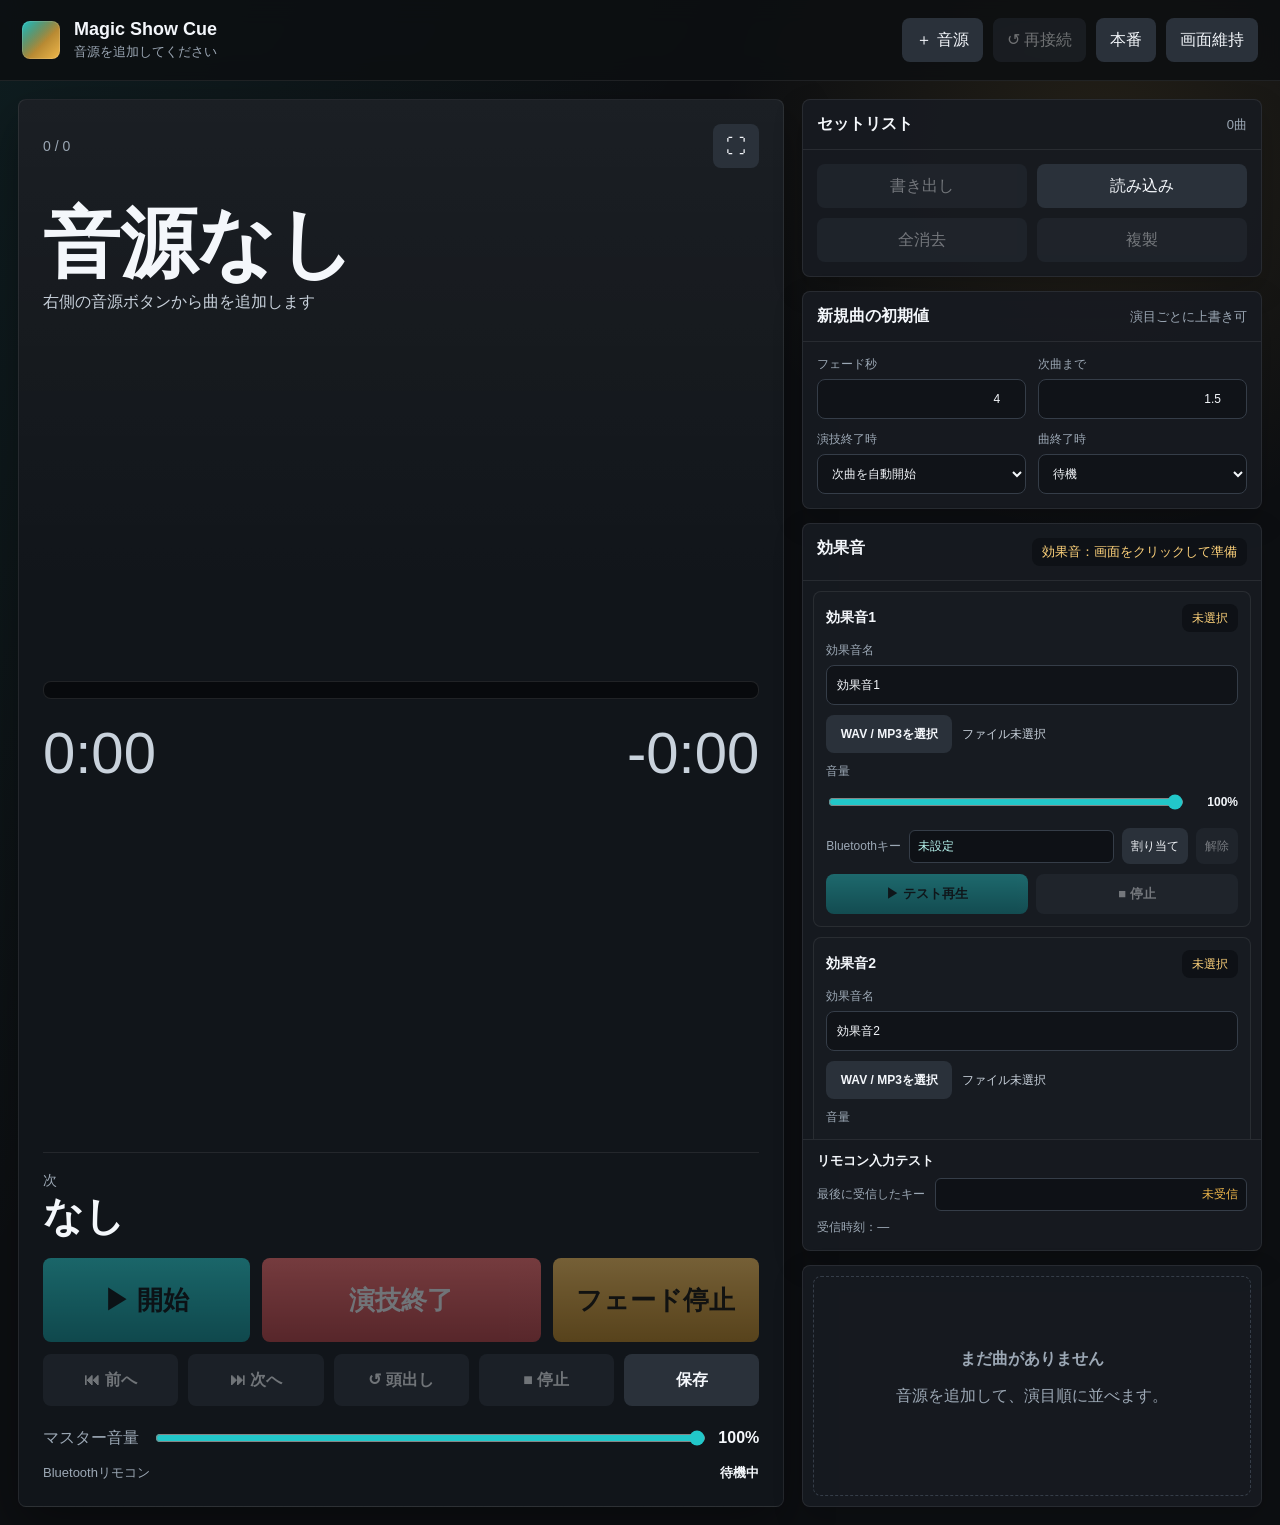
<file: music.html>
<!doctype html>
<html lang="ja">
<head>
  <meta charset="utf-8">
  <meta name="viewport" content="width=device-width, initial-scale=1, viewport-fit=cover">
  <title>Magic Show Cue</title>
  <link rel="stylesheet" href="./styles.css">
</head>
<body>
  <div id="app"></div>
  <script src="./app.js"></script>
</body>
</html>
</file>
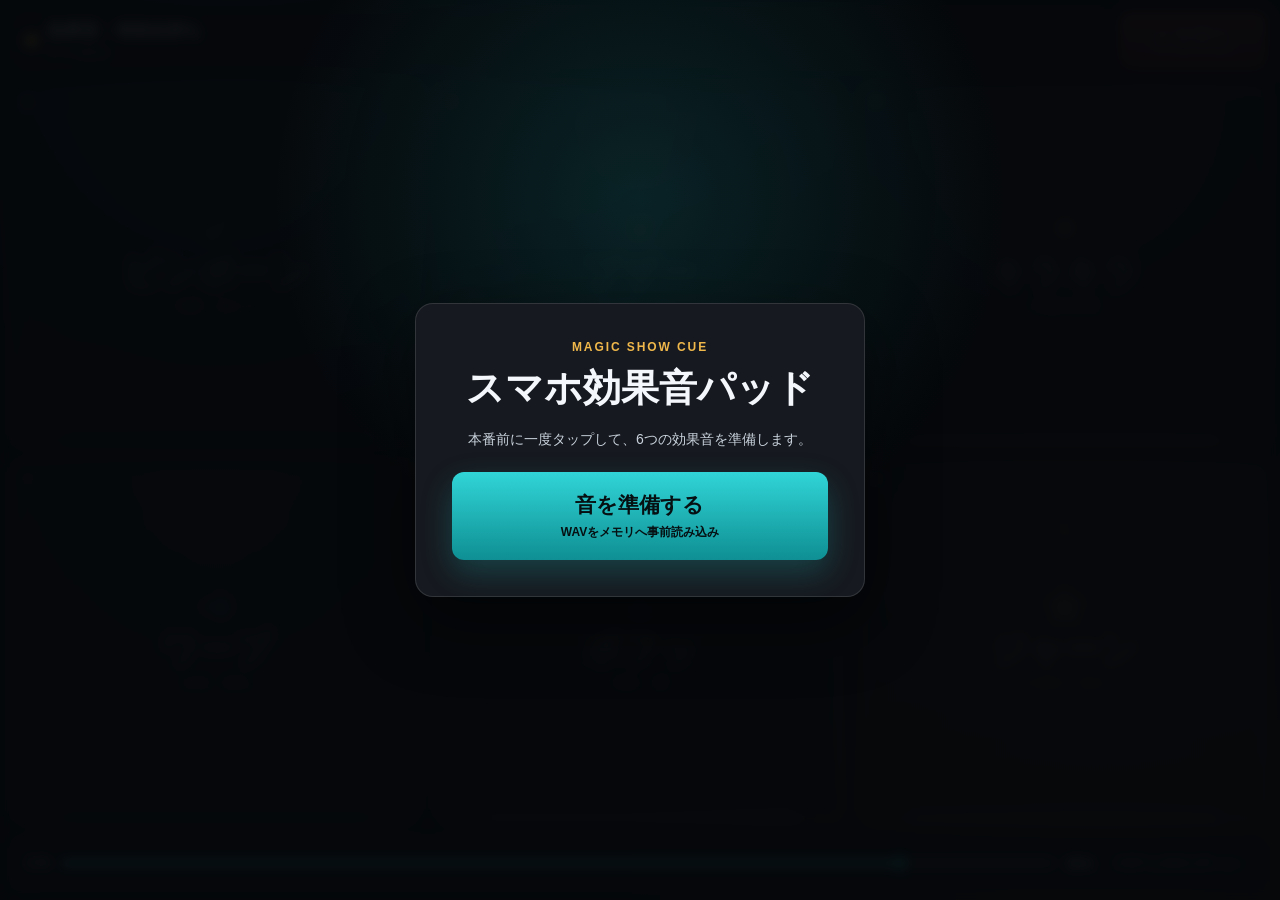
<file: soundpad.html>
<!doctype html>
<html lang="ja">
<head>
  <meta charset="utf-8">
  <meta name="viewport" content="width=device-width, initial-scale=1, viewport-fit=cover">
  <meta name="theme-color" content="#0d0f12">
  <meta name="apple-mobile-web-app-capable" content="yes">
  <meta name="apple-mobile-web-app-status-bar-style" content="black-translucent">
  <title>Magic Show Cue - 効果音パッド</title>
  <link rel="stylesheet" href="./soundpad.css">
</head>
<body>
  <main class="soundpad-shell">
    <header class="soundpad-header">
      <div id="soundpadStatus" class="soundpad-status is-locked" role="status" aria-live="polite">
        <span class="soundpad-status-dot" aria-hidden="true"></span>
        <span class="soundpad-status-copy">
          <strong id="soundpadStatusText">効果音：有効化待ち</strong>
          <small id="soundpadReadyCount">0 / 6 準備</small>
        </span>
      </div>
      <button id="stopAllSounds" class="soundpad-stop" type="button" disabled>■ 全停止</button>
    </header>

    <section id="soundpadGrid" class="soundpad-grid" aria-label="効果音パッド">
      <button class="soundpad-pad pad-correct" data-sound-id="correct" type="button" disabled>
        <span class="soundpad-pad-number">1</span>
        <span class="soundpad-pad-icon" aria-hidden="true">✓</span>
        <strong>ピンポーン</strong>
        <small>正解・当たり</small>
      </button>

      <button class="soundpad-pad pad-wrong" data-sound-id="wrong" type="button" disabled>
        <span class="soundpad-pad-number">2</span>
        <span class="soundpad-pad-icon" aria-hidden="true">×</span>
        <strong>ブザー</strong>
        <small>不正解・外れ</small>
      </button>

      <button class="soundpad-pad pad-sparkle" data-sound-id="sparkle" type="button" disabled>
        <span class="soundpad-pad-number">3</span>
        <span class="soundpad-pad-icon" aria-hidden="true">✦</span>
        <strong>キラキラ</strong>
        <small>小物の出現</small>
      </button>

      <button class="soundpad-pad pad-whoosh" data-sound-id="whoosh" type="button" disabled>
        <span class="soundpad-pad-number">4</span>
        <span class="soundpad-pad-icon" aria-hidden="true">➜</span>
        <strong>ワープ</strong>
        <small>出現・変化</small>
      </button>

      <button class="soundpad-pad pad-vanish" data-sound-id="vanish" type="button" disabled>
        <span class="soundpad-pad-number">5</span>
        <span class="soundpad-pad-icon" aria-hidden="true">○</span>
        <strong>ポフッ</strong>
        <small>消失・煙</small>
      </button>

      <button class="soundpad-pad pad-tada" data-sound-id="tada" type="button" disabled>
        <span class="soundpad-pad-number">6</span>
        <span class="soundpad-pad-icon" aria-hidden="true">★</span>
        <strong>ジャーン</strong>
        <small>大成功・決め</small>
      </button>
    </section>

    <footer class="soundpad-footer">
      <label class="soundpad-volume" for="soundpadVolume">
        <span>音量</span>
        <input id="soundpadVolume" type="range" min="0" max="100" step="1" value="85">
        <output id="soundpadVolumeText" for="soundpadVolume">85%</output>
      </label>
      <span class="soundpad-footer-note">本番中は画面を閉じない</span>
    </footer>

    <div id="soundpadAudioGate" class="soundpad-audio-gate">
      <div class="soundpad-gate-card">
        <p class="soundpad-eyebrow">MAGIC SHOW CUE</p>
        <h1>スマホ効果音パッド</h1>
        <p id="soundpadGateHelp">本番前に一度タップして、6つの効果音を準備します。</p>
        <button id="enableSoundpadAudio" type="button">
          <strong>音を準備する</strong>
          <small>WAVをメモリへ事前読み込み</small>
        </button>
      </div>
    </div>

    <div id="soundpadToast" class="soundpad-toast" role="status" aria-live="polite" hidden></div>
  </main>

  <noscript>この効果音パッドを使うにはJavaScriptを有効にしてください。</noscript>
  <script src="./soundpad.js"></script>
</body>
</html>
</file>
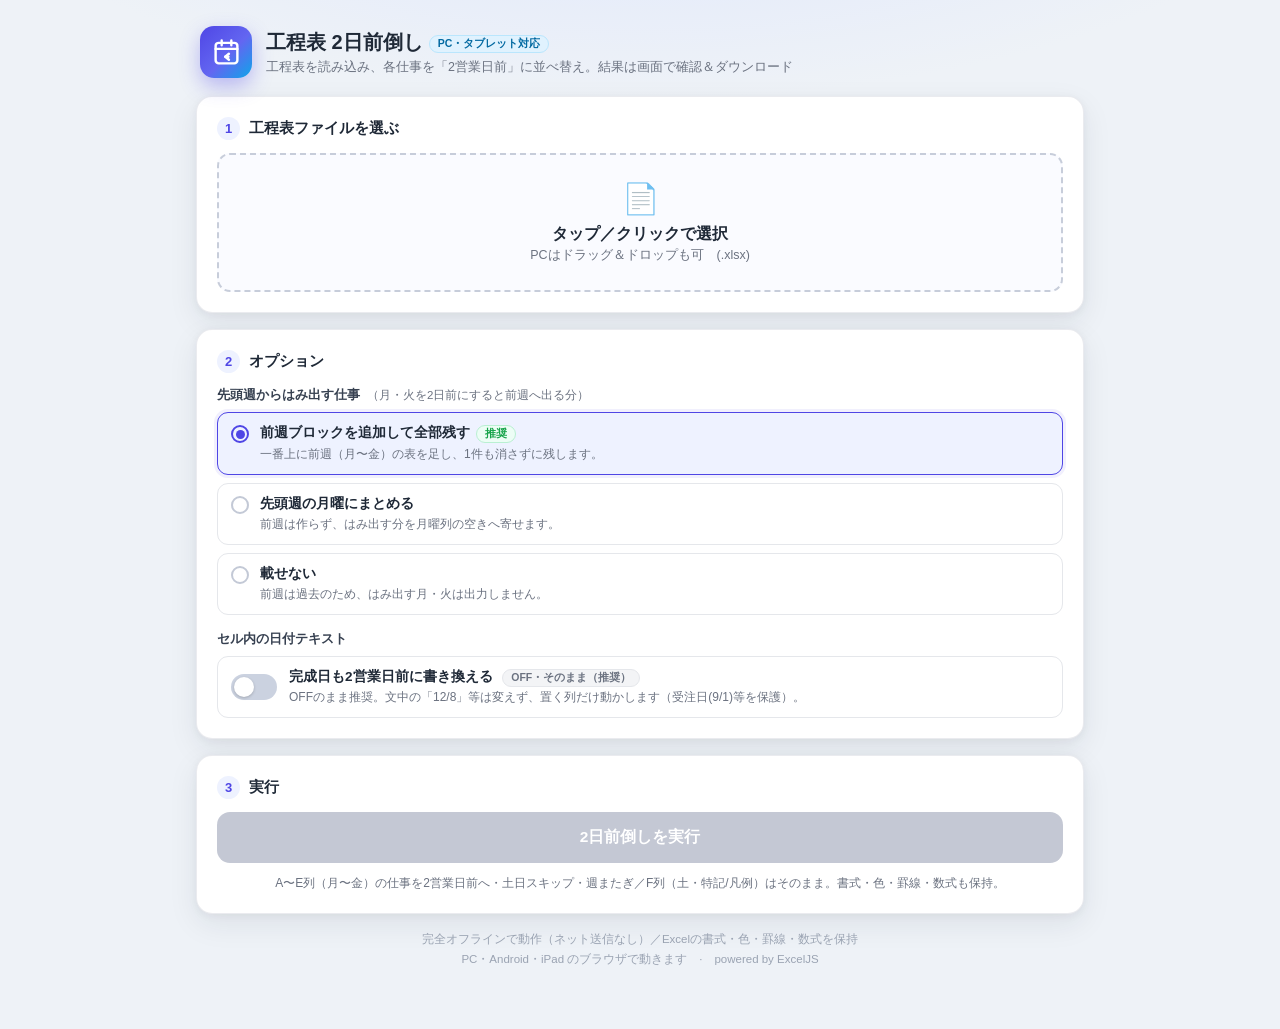
<file: 部品（さわらない）/工程表2日前倒し.html>
<!DOCTYPE html>
<html lang="ja">
<head>
<meta charset="utf-8">
<meta name="viewport" content="width=device-width, initial-scale=1">
<title>工程表 2日前倒し（どこでも版）</title>
<style>
  :root{
    --bg:#eef2f7; --card:#fff; --ink:#1f2937; --muted:#6b7280;
    --primary:#4f46e5; --primary-soft:#eef2ff; --accent:#0ea5e9; --ok:#16a34a;
    --ok-soft:#ecfdf5; --warn:#d97706; --warn-soft:#fffbeb; --danger:#dc2626; --line:#e5e7eb;
    --radius:16px; --shadow:0 10px 30px rgba(31,41,55,.08), 0 2px 8px rgba(31,41,55,.05);
  }
  *{box-sizing:border-box}
  html,body{margin:0;padding:0}
  body{font-family:-apple-system,BlinkMacSystemFont,"Segoe UI","Yu Gothic UI","Hiragino Kaku Gothic ProN","Meiryo",sans-serif;
    color:var(--ink); background:var(--bg);
    background-image:radial-gradient(1200px 500px at 50% -200px,#dbe4ff 0,rgba(219,228,255,0) 60%);
    min-height:100vh; -webkit-font-smoothing:antialiased; -webkit-text-size-adjust:100%;}
  .wrap{max-width:920px; margin:0 auto; padding:22px 16px 60px}
  header.hero{display:flex; align-items:center; gap:14px; margin:4px 4px 18px}
  .logo{width:52px;height:52px;flex:0 0 auto;border-radius:14px;background:linear-gradient(135deg,var(--primary),#6366f1 55%,var(--accent));display:grid;place-items:center;box-shadow:0 8px 20px rgba(79,70,229,.35)}
  .logo svg{width:29px;height:29px;color:#fff}
  .hero h1{font-size:20px;margin:0}
  .hero p{margin:3px 0 0;color:var(--muted);font-size:12.5px}
  .tag-here{display:inline-block;font-size:10.5px;font-weight:800;color:#0369a1;background:#e0f2fe;border:1px solid #bae6fd;border-radius:999px;padding:1px 8px;margin-left:6px;vertical-align:2px}

  .card{background:var(--card);border-radius:var(--radius);box-shadow:var(--shadow);border:1px solid rgba(229,231,235,.8);padding:20px;margin-bottom:16px}
  .step{display:flex;align-items:center;gap:9px;margin:0 0 13px;font-weight:700;font-size:14.5px}
  .step .n{width:23px;height:23px;border-radius:50%;background:var(--primary-soft);color:var(--primary);display:grid;place-items:center;font-size:13px;font-weight:800}

  .drop{border:2px dashed #c7cdda;border-radius:13px;padding:26px 18px;text-align:center;background:#fafbff;cursor:pointer;transition:.18s;display:block}
  .drop:hover{border-color:var(--primary);background:#f5f7ff}
  .drop.drag{border-color:var(--primary);background:var(--primary-soft)}
  .drop .ic{font-size:30px}
  .drop .big{font-weight:700;margin:8px 0 2px}
  .drop .sub{color:var(--muted);font-size:12.5px}
  .drop input{display:none}
  .file{display:none;align-items:center;gap:12px;margin-top:13px;padding:11px 13px;background:var(--primary-soft);border:1px solid #dfe3ff;border-radius:11px}
  .file.show{display:flex}
  .file .xls{width:33px;height:33px;border-radius:8px;background:#1d8a52;color:#fff;display:grid;place-items:center;font-size:10px;font-weight:800;flex:0 0 auto}
  .file .meta{flex:1;min-width:0}
  .file .nm{font-weight:700;font-size:13px;white-space:nowrap;overflow:hidden;text-overflow:ellipsis}
  .file .sz{color:var(--muted);font-size:11.5px}
  .file .x{border:none;background:#e7eaf6;color:#555;width:26px;height:26px;border-radius:50%;cursor:pointer;font-size:15px;flex:0 0 auto}

  .opt-grp + .opt-grp{margin-top:15px}
  .lab{font-size:13px;font-weight:700;color:#374151;margin:0 0 8px;display:flex;gap:7px;align-items:center;flex-wrap:wrap}
  .lab .hint{font-weight:500;color:var(--muted);font-size:11.5px}
  .choices{display:grid;gap:8px}
  .choice{display:flex;gap:11px;align-items:flex-start;padding:11px 13px;border:1.5px solid var(--line);border-radius:11px;cursor:pointer;transition:.15s;background:#fff}
  .choice:hover{border-color:#c3c9d6}
  .choice.on{border-color:var(--primary);background:var(--primary-soft);box-shadow:0 0 0 3px rgba(79,70,229,.08)}
  .choice .dot{width:18px;height:18px;border-radius:50%;border:2px solid #c3c9d6;flex:0 0 auto;margin-top:1px;display:grid;place-items:center}
  .choice.on .dot{border-color:var(--primary)}
  .choice.on .dot::after{content:"";width:9px;height:9px;border-radius:50%;background:var(--primary)}
  .choice .ttl{font-weight:700;font-size:13.5px}
  .choice .ds{color:var(--muted);font-size:12px;margin-top:2px;line-height:1.5}
  .badge{display:inline-block;font-size:10.5px;font-weight:800;color:var(--ok);background:var(--ok-soft);border:1px solid #b9f0d2;border-radius:999px;padding:1px 8px;margin-left:6px}
  .badge.gray{color:#6b7280;background:#f3f4f6;border-color:#e5e7eb}
  .toggle{display:flex;align-items:center;gap:12px;padding:11px 13px;border:1.5px solid var(--line);border-radius:11px}
  .sw{width:46px;height:26px;border-radius:999px;background:#cbd2e0;position:relative;cursor:pointer;transition:.18s;flex:0 0 auto}
  .sw::after{content:"";position:absolute;top:3px;left:3px;width:20px;height:20px;border-radius:50%;background:#fff;transition:.18s;box-shadow:0 1px 3px rgba(0,0,0,.2)}
  .sw.on{background:var(--primary)}.sw.on::after{left:23px}
  .toggle .ttl{font-weight:700;font-size:13.5px}
  .toggle .ds{color:var(--muted);font-size:12px;margin-top:2px}

  .run{width:100%;border:none;border-radius:13px;padding:15px;font-size:15.5px;font-weight:800;color:#fff;background:linear-gradient(135deg,var(--primary),#6366f1);cursor:pointer;box-shadow:0 8px 18px rgba(79,70,229,.32);transition:.15s;display:flex;align-items:center;justify-content:center;gap:9px}
  .run:hover:not(:disabled){transform:translateY(-1px)}
  .run:disabled{background:#c4c8d4;box-shadow:none;cursor:not-allowed}
  .run .spin{width:18px;height:18px;border:3px solid rgba(255,255,255,.45);border-top-color:#fff;border-radius:50%;animation:sp .8s linear infinite;display:none}
  .run.busy .spin{display:inline-block}
  @keyframes sp{to{transform:rotate(360deg)}}
  .method-note{font-size:12px;color:var(--muted);text-align:center;margin:11px 4px 0;line-height:1.6}

  #result{display:none}
  #result.show{display:block;animation:rise .35s ease both}
  @keyframes rise{from{opacity:0;transform:translateY(10px)}to{opacity:1}}
  .res-head{display:flex;align-items:center;gap:13px;margin-bottom:6px}
  .check{width:44px;height:44px;border-radius:50%;background:var(--ok-soft);border:1px solid #b9f0d2;display:grid;place-items:center;flex:0 0 auto}
  .check svg{width:25px;height:25px;color:var(--ok)}
  .res-head h2{margin:0;font-size:18px}.res-head .sub{color:var(--muted);font-size:12.5px;margin-top:2px}
  .stats{display:grid;grid-template-columns:repeat(3,1fr);gap:10px;margin:16px 0}
  .tile{background:#f8fafc;border:1px solid var(--line);border-radius:12px;padding:12px;text-align:center}
  .tile .k{font-size:11px;color:var(--muted);font-weight:600}
  .tile .v{font-size:20px;font-weight:800;margin-top:3px}
  .tile .v .arr{color:#9aa3b2;margin:0 5px;font-size:15px}
  .tile .tag{margin-top:5px}
  .tag{display:inline-block;font-size:10.5px;font-weight:800;border-radius:999px;padding:1px 8px}
  .tag.ok{color:var(--ok);background:var(--ok-soft);border:1px solid #b9f0d2}
  .tag.gray{color:#6b7280;background:#f1f3f7;border:1px solid #e5e7eb}
  .tag.warn{color:var(--warn);background:var(--warn-soft);border:1px solid #fde9bf}
  .btn{border-radius:11px;padding:13px;font-size:14.5px;font-weight:800;cursor:pointer;border:none;transition:.15s;width:100%}
  .btn.dl{color:#fff;background:linear-gradient(135deg,var(--ok),#22b966);box-shadow:0 7px 16px rgba(22,163,74,.3)}
  .btn.dl:hover{transform:translateY(-1px)}
  .btn.again{background:#eef1f6;color:#384152;margin-top:9px}
  .warnbar{display:none;margin-top:12px;font-size:12.5px;color:#92560a;background:var(--warn-soft);border:1px solid #fde9bf;border-radius:10px;padding:10px 12px;line-height:1.6}
  .warnbar.show{display:block}

  /* preview grid */
  .pv-head{display:flex;align-items:center;justify-content:space-between;margin:18px 0 8px;flex-wrap:wrap;gap:6px}
  .pv-head .t{font-weight:800;font-size:14px}
  .pv-head .note{font-size:11.5px;color:var(--muted)}
  .blk-cap{font-weight:700;font-size:12.5px;color:#475569;margin:14px 0 4px}
  .gridwrap{overflow:auto;border:1px solid var(--line);border-radius:10px;-webkit-overflow-scrolling:touch}
  table.sched{border-collapse:collapse;table-layout:fixed;width:100%;min-width:760px}
  table.sched col{width:16.66%}
  table.sched td{border:1px solid #d1d5db;vertical-align:top;padding:3px 5px;font-size:11px;line-height:1.35;
    word-break:break-all;white-space:normal;height:18px}
  table.sched tr.dh td{background:#dbe4ff;text-align:center;font-weight:800;font-size:12px;position:sticky;top:0;color:#1e3a8a}
  footer{text-align:center;color:#9aa3b2;font-size:11.5px;margin-top:12px;line-height:1.7}
  #toast{position:fixed;left:50%;bottom:24px;transform:translateX(-50%) translateY(20px);background:#fff;border:1px solid var(--danger);border-left:4px solid var(--danger);color:#7f1d1d;padding:12px 16px;border-radius:11px;box-shadow:var(--shadow);font-size:13px;max-width:92%;opacity:0;pointer-events:none;transition:.25s;z-index:50;white-space:pre-line}
  #toast.show{opacity:1;transform:translateX(-50%) translateY(0)}
  @media(max-width:560px){.stats{grid-template-columns:1fr 1fr}.wrap{padding:16px 11px 50px}}
</style>
</head>
<body>
<div class="wrap">
  <header class="hero">
    <div class="logo"><svg viewBox="0 0 24 24" fill="none" stroke="currentColor" stroke-width="2" stroke-linecap="round" stroke-linejoin="round"><rect x="3" y="4" width="18" height="17" rx="2.5"/><path d="M3 9h18M8 2v4M16 2v4"/><path d="M14 13l-3 2.5 3 2.5"/><path d="M11 15.5h2.6"/></svg></div>
    <div><h1>工程表 2日前倒し<span class="tag-here">PC・タブレット対応</span></h1>
      <p>工程表を読み込み、各仕事を「2営業日前」に並べ替え。結果は画面で確認＆ダウンロード</p></div>
  </header>

  <section class="card" id="panel-input">
    <div class="step"><span class="n">1</span>工程表ファイルを選ぶ</div>
    <label class="drop" id="drop">
      <input type="file" id="fileInput" accept=".xlsx,.xlsm">
      <div class="ic">📄</div>
      <div class="big">タップ／クリックで選択</div>
      <div class="sub">PCはドラッグ＆ドロップも可　(.xlsx)</div>
    </label>
    <div class="file" id="fileChip">
      <div class="xls">XLSX</div>
      <div class="meta"><div class="nm" id="fileName">—</div><div class="sz" id="fileSize"></div></div>
      <button class="x" id="fileClear" title="取り消し">×</button>
    </div>
  </section>

  <section class="card" id="panel-opt">
    <div class="step"><span class="n">2</span>オプション</div>
    <div class="opt-grp">
      <div class="lab">先頭週からはみ出す仕事<span class="hint">（月・火を2日前にすると前週へ出る分）</span></div>
      <div class="choices" id="spill">
        <div class="choice on" data-v="prepend"><div class="dot"></div><div><div class="ttl">前週ブロックを追加して全部残す<span class="badge">推奨</span></div><div class="ds">一番上に前週（月〜金）の表を足し、1件も消さずに残します。</div></div></div>
        <div class="choice" data-v="clamp"><div class="dot"></div><div><div class="ttl">先頭週の月曜にまとめる</div><div class="ds">前週は作らず、はみ出す分を月曜列の空きへ寄せます。</div></div></div>
        <div class="choice" data-v="drop"><div class="dot"></div><div><div class="ttl">載せない</div><div class="ds">前週は過去のため、はみ出す月・火は出力しません。</div></div></div>
      </div>
    </div>
    <div class="opt-grp">
      <div class="lab">セル内の日付テキスト</div>
      <div class="toggle"><div class="sw" id="rewriteSw"></div><div><div class="ttl">完成日も2営業日前に書き換える <span class="badge gray" id="rwState">OFF・そのまま（推奨）</span></div><div class="ds">OFFのまま推奨。文中の「12/8」等は変えず、置く列だけ動かします（受注日(9/1)等を保護）。</div></div></div>
    </div>
  </section>

  <section class="card" id="panel-run">
    <div class="step"><span class="n">3</span>実行</div>
    <button class="run" id="runBtn" disabled><span class="spin"></span><span class="txt">2日前倒しを実行</span></button>
    <div class="method-note">A〜E列（月〜金）の仕事を2営業日前へ・土日スキップ・週またぎ／F列（土・特記/凡例）はそのまま。書式・色・罫線・数式も保持。</div>
  </section>

  <section class="card" id="result">
    <div class="res-head"><div class="check"><svg viewBox="0 0 24 24" fill="none" stroke="currentColor" stroke-width="3" stroke-linecap="round" stroke-linejoin="round"><path d="M5 13l4 4L19 7"/></svg></div>
      <div><h2>2日前倒し 完了</h2><div class="sub">下のプレビューで確認し、Excelをダウンロードできます</div></div></div>
    <div class="stats" id="stats"></div>
    <button class="btn dl" id="dlBtn">⬇ Excel（.xlsx）をダウンロード</button>
    <button class="btn again" id="againBtn">別のファイルを処理</button>
    <div class="warnbar" id="warnbar"></div>

    <div class="pv-head"><div class="t">📋 結果プレビュー</div><div class="note">色・配置はExcelと同じ。横スクロールできます</div></div>
    <div id="grid"></div>
  </section>

  <footer>完全オフラインで動作（ネット送信なし）／Excelの書式・色・罫線・数式を保持<br>PC・Android・iPad のブラウザで動きます　·　powered by ExcelJS</footer>
</div>
<div id="toast"></div>

<script src="lib/exceljs.min.js"></script>
<script src="engine.js"></script>
<script>
(function(){
  "use strict";
  var file=null, lastBlob=null, outName="工程表_2日前倒し.xlsx", rewrite=false, busyFlag=false;
  var $=function(i){return document.getElementById(i);};
  var drop=$("drop"), fileInput=$("fileInput"), fileChip=$("fileChip"), fileName=$("fileName"),
      fileSize=$("fileSize"), fileClear=$("fileClear"), runBtn=$("runBtn"), result=$("result"),
      spill=$("spill"), rewriteSw=$("rewriteSw"), rwState=$("rwState");

  function human(n){return n<1024?n+" B":n<1048576?(n/1024).toFixed(1)+" KB":(n/1048576).toFixed(2)+" MB";}
  function base(n){return (n||"").replace(/\.(xlsx|xlsm)$/i,"");}
  function isXlsx(n){return /\.(xlsx|xlsm)$/i.test(n||"");}

  function setFile(f){
    if(!f)return;
    if(!isXlsx(f.name)){toast("Excel(.xlsx)ファイルを選んでください。");return;}
    file=f; fileName.textContent=f.name; fileSize.textContent=human(f.size||0);
    fileChip.classList.add("show"); runBtn.disabled=false; result.classList.remove("show");
  }
  function clearFile(){file=null; fileInput.value=""; fileChip.classList.remove("show"); runBtn.disabled=true; result.classList.remove("show");}
  fileInput.addEventListener("change",function(e){setFile(e.target.files[0]);});
  fileClear.addEventListener("click",function(e){e.preventDefault();e.stopPropagation();clearFile();});
  ["dragenter","dragover"].forEach(function(ev){drop.addEventListener(ev,function(e){e.preventDefault();drop.classList.add("drag");});});
  ["dragleave","drop"].forEach(function(ev){drop.addEventListener(ev,function(e){e.preventDefault();drop.classList.remove("drag");});});
  drop.addEventListener("drop",function(e){if(e.dataTransfer&&e.dataTransfer.files.length)setFile(e.dataTransfer.files[0]);});

  spill.addEventListener("click",function(e){var c=e.target.closest(".choice");if(!c)return;spill.querySelectorAll(".choice").forEach(function(x){x.classList.remove("on");});c.classList.add("on");});
  function spillVal(){return (spill.querySelector(".choice.on")||{}).dataset.v||"prepend";}
  rewriteSw.addEventListener("click",function(){rewrite=!rewrite;rewriteSw.classList.toggle("on",rewrite);rwState.textContent=rewrite?"ON・書き換える（試験的）":"OFF・そのまま（推奨）";rwState.className="badge "+(rewrite?"":"gray");rwState.style.color=rewrite?"#b45309":"";});

  var toastT; function toast(m){var t=$("toast");t.textContent=m;t.classList.add("show");clearTimeout(toastT);toastT=setTimeout(function(){t.classList.remove("show");},4600);}
  function busy(on){busyFlag=on;runBtn.classList.toggle("busy",on);runBtn.disabled=on||!file;runBtn.querySelector(".txt").textContent=on?"処理中…":"2日前倒しを実行";}

  function readFile(f){return new Promise(function(res,rej){var r=new FileReader();r.onload=function(){res(r.result);};r.onerror=rej;r.readAsArrayBuffer(f);});}

  async function process(arrayBuffer, nameBase){
    var E=window.KouteiEngine;
    var wb=await E.loadWorkbook(arrayBuffer);
    var res=E.transform(wb,{spillover:spillVal(),rewriteDates:rewrite});
    lastBlob=await E.toBlob(wb);
    outName=base(nameBase)+"_2日前倒し.xlsx";
    showResult(res.summary, res.grid);
  }

  runBtn.addEventListener("click",function(){
    if(!file||busyFlag)return; busy(true);
    readFile(file).then(function(buf){return process(buf,file.name);})
      .then(function(){busy(false);})
      .catch(function(err){busy(false);toast((err&&err.message)||String(err));console.error(err);});
  });

  function tile(k,v,tag,cls){return '<div class="tile"><div class="k">'+k+'</div><div class="v">'+v+'</div>'+(tag?'<div class="tag '+(cls||"gray")+'">'+tag+'</div>':'')+'</div>';}
  function arrow(a,b){return a+'<span class="arr">→</span>'+b;}
  function esc(s){return (s||"").replace(/&/g,"&amp;").replace(/</g,"&lt;").replace(/>/g,"&gt;");}

  function renderGrid(grid){
    var html="";
    grid.forEach(function(blk,bi){
      html+='<div class="blk-cap">第'+(bi+1)+'週　'+blk.dates[0]+' 〜 '+blk.dates[5]+'</div>';
      html+='<div class="gridwrap"><table class="sched"><colgroup>'+
            '<col><col><col><col><col><col></colgroup>';
      html+='<tr class="dh">'; blk.dates.forEach(function(d){html+='<td>'+d+'</td>';}); html+='</tr>';
      blk.rows.forEach(function(row){
        html+='<tr>';
        row.forEach(function(cell){
          var st=cell.bg?(' style="background:'+cell.bg+'"'):'';
          html+='<td'+st+'>'+esc(cell.text)+'</td>';
        });
        html+='</tr>';
      });
      html+='</table></div>';
    });
    $("grid").innerHTML=html;
  }

  function showResult(s, grid){
    var sp=s.spillover||"prepend", ji=s.jobs_in_work, jo=s.jobs_out_work, tag, cls;
    if(sp==="prepend"&&ji===jo){tag="抽出漏れゼロ ✓";cls="ok";}
    else if(sp==="drop"){tag="前週分は除外";cls="gray";}
    else if(jo<ji){tag="−"+(ji-jo)+"件";cls="warn";}
    else {tag="一致 ✓";cls="ok";}
    $("stats").innerHTML=
      tile("週ブロック",arrow(s.blocks_in,s.blocks_out),null)+
      tile("仕事（月〜金）",arrow(ji,jo),tag,cls)+
      tile("特記/凡例（F列）",(s.jobs_out_f!=null?s.jobs_out_f:"—"),"保持","gray");
    var wb=$("warnbar"),msgs=[];
    if(s.rewrite_dates)msgs.push("⚠ セル内の日付を書き換えました（試験的）。受注日などが意図せず変わっていないか確認してください。");
    if(s.truncated)msgs.push("⚠ "+s.truncated+" 件が月曜列に入り切らず省略されました。");
    if(sp==="drop")msgs.push("※「載せない」設定のため、先頭週の月・火の仕事は出力に含まれません。");
    if(msgs.length){wb.innerHTML=msgs.join("<br>");wb.classList.add("show");}else{wb.classList.remove("show");wb.innerHTML="";}
    renderGrid(grid);
    result.classList.add("show");
    result.scrollIntoView({behavior:"smooth",block:"start"});
  }

  function download(){
    if(!lastBlob)return;
    var url=URL.createObjectURL(lastBlob);
    var a=document.createElement("a");a.href=url;a.download=outName;document.body.appendChild(a);a.click();
    setTimeout(function(){URL.revokeObjectURL(url);a.remove();},1500);
  }
  $("dlBtn").addEventListener("click",download);
  $("againBtn").addEventListener("click",function(){clearFile();$("panel-input").scrollIntoView({behavior:"smooth",block:"start"});});

  // demo（見た目確認用）: サンプルを取得して自動処理
  if(/[?&]demo=1/.test(location.search)){
    fetch("_sample.xlsx?"+Date.now()).then(function(r){return r.arrayBuffer();}).then(function(buf){
      file={name:"工程表_製造部.xlsx",size:buf.byteLength};
      fileName.textContent=file.name;fileSize.textContent=human(buf.byteLength);fileChip.classList.add("show");runBtn.disabled=false;
      return process(buf,file.name);
    }).catch(function(e){toast("demo: "+e);});
  }
})();
</script>
</body>
</html>
</file>
<file: effect-remote.css>
:root {
  color-scheme: dark;
  --bg: #0d0f12;
  --surface: #171b21;
  --surface-2: #20262e;
  --surface-3: #2a313a;
  --line: #353d48;
  --text: #f4f7fb;
  --muted: #9ca8b5;
  --soft: #c9d2dc;
  --cyan: #22c7c9;
  --cyan-2: #0e8f93;
  --gold: #f0b84b;
  --green: #47c27a;
  --red: #f05a5a;
  --red-2: #b93f42;
  --shadow: 0 18px 50px rgba(0, 0, 0, 0.35);
  font-family: "Yu Gothic UI", "Meiryo", "Segoe UI", sans-serif;
}

* {
  box-sizing: border-box;
}

html {
  min-height: 100%;
  -webkit-text-size-adjust: 100%;
  overscroll-behavior-y: none;
}

body {
  min-height: 100vh;
  min-height: 100dvh;
  margin: 0;
  background:
    linear-gradient(120deg, rgba(34, 199, 201, 0.08), transparent 34%),
    radial-gradient(circle at 86% 10%, rgba(240, 184, 75, 0.1), transparent 24rem),
    var(--bg);
  color: var(--text);
  touch-action: manipulation;
  -webkit-tap-highlight-color: transparent;
}

button,
input,
select {
  font: inherit;
  touch-action: manipulation;
}

button {
  min-height: 44px;
  border: 0;
  border-radius: 8px;
  background: var(--surface-3);
  color: var(--text);
  cursor: pointer;
  transition: transform 90ms ease, background 90ms ease, opacity 120ms ease;
}

button:hover {
  background: #333c47;
}

button:active {
  transform: translateY(1px);
}

button:disabled {
  cursor: not-allowed;
  opacity: 0.4;
}

button:focus-visible,
input:focus-visible,
select:focus-visible {
  outline: 3px solid rgba(34, 199, 201, 0.48);
  outline-offset: 2px;
}

input,
select {
  width: 100%;
  min-height: 42px;
  border: 1px solid var(--line);
  border-radius: 8px;
  padding: 0 10px;
  background: #101318;
  color: var(--text);
}

input[type="range"] {
  min-height: 32px;
  padding: 0;
  accent-color: var(--cyan);
}

[hidden] {
  display: none !important;
}

.effect-header,
.effect-main {
  width: min(1180px, 100%);
  margin-inline: auto;
  padding-right: max(16px, env(safe-area-inset-right));
  padding-left: max(16px, env(safe-area-inset-left));
}

.effect-header {
  display: flex;
  align-items: center;
  justify-content: space-between;
  gap: 18px;
  padding-top: max(20px, env(safe-area-inset-top));
  padding-bottom: 16px;
}

.effect-eyebrow {
  margin: 0 0 6px;
  color: var(--gold);
  font-size: 11px;
  font-weight: 900;
  letter-spacing: 0.15em;
}

.effect-header h1 {
  margin: 0;
  font-size: clamp(24px, 4vw, 36px);
}

.effect-header > div > p:last-child {
  margin: 5px 0 0;
  color: var(--muted);
  font-size: 13px;
}

.effect-status {
  flex: 0 0 auto;
  padding: 9px 13px;
  border: 1px solid var(--line);
  border-radius: 999px;
  background: var(--surface);
  color: var(--soft);
  font-size: 13px;
  font-weight: 800;
}

.effect-status.is-ready {
  border-color: rgba(71, 194, 122, 0.58);
  color: #9ee5b9;
}

.effect-status.is-loading {
  border-color: rgba(240, 184, 75, 0.58);
  color: #ffd37b;
}

.effect-status.is-error {
  border-color: rgba(240, 90, 90, 0.64);
  color: #ffaaaa;
}

.effect-main {
  padding-bottom: max(28px, env(safe-area-inset-bottom));
}

.remote-panel {
  position: sticky;
  top: max(8px, env(safe-area-inset-top));
  z-index: 8;
  display: grid;
  grid-template-columns: minmax(220px, 1fr) auto minmax(150px, auto) auto;
  gap: 14px;
  align-items: center;
  padding: 14px;
  border: 1px solid var(--line);
  border-radius: 12px;
  background: rgba(23, 27, 33, 0.97);
  box-shadow: var(--shadow);
  backdrop-filter: blur(12px);
}

.remote-panel h2,
.remote-panel p {
  margin: 0;
}

.remote-panel h2 {
  font-size: 17px;
}

.remote-panel p {
  margin-top: 4px;
  color: var(--muted);
  font-size: 12px;
}

.remote-last-input {
  display: grid;
  grid-template-columns: auto auto;
  gap: 3px 9px;
  align-items: center;
}

.remote-last-input > span,
.remote-last-played > span {
  color: var(--muted);
  font-size: 11px;
}

.remote-last-input kbd {
  min-width: 130px;
  padding: 8px 11px;
  border: 1px solid var(--cyan-2);
  border-radius: 8px;
  background: #0c1015;
  color: var(--text);
  text-align: center;
  font-size: 17px;
  overflow-wrap: anywhere;
}

.remote-last-input time {
  grid-column: 2;
  color: var(--muted);
  font-size: 10px;
  text-align: right;
}

.remote-last-played {
  min-width: 0;
  display: grid;
  gap: 4px;
}

.remote-last-played strong {
  max-width: 220px;
  overflow: hidden;
  color: var(--soft);
  font-size: 13px;
  text-overflow: ellipsis;
  white-space: nowrap;
}

.stop-all-button {
  min-width: 110px;
  padding: 0 14px;
  border: 1px solid rgba(240, 90, 90, 0.7);
  background: rgba(185, 63, 66, 0.28);
  color: #ffb0b0;
  font-weight: 900;
}

.iphone-help {
  display: grid;
  grid-template-columns: auto minmax(0, 1fr);
  gap: 4px 12px;
  align-items: center;
  margin-top: 10px;
  padding: 11px 13px;
  border: 1px solid rgba(34, 199, 201, 0.34);
  border-radius: 10px;
  background: rgba(14, 143, 147, 0.1);
  color: var(--soft);
  line-height: 1.5;
}

.iphone-help strong {
  grid-row: 1 / span 2;
  color: #9eeff0;
  font-size: 13px;
  white-space: nowrap;
}

.iphone-help span {
  font-size: 12px;
}

.iphone-help small {
  color: var(--muted);
  font-size: 11px;
}

.iphone-help .offline-status {
  grid-column: 2;
  color: #f6c96b;
  font-weight: 900;
}

.iphone-help .offline-status[data-state="ready"] {
  color: #92e8a8;
}

.iphone-help .offline-status[data-state="error"] {
  color: #ff9393;
}

.key-learning-banner {
  position: sticky;
  top: 98px;
  z-index: 7;
  margin-top: 10px;
  padding: 10px 12px;
  border: 1px solid var(--gold);
  border-radius: 10px;
  background: rgba(43, 35, 20, 0.97);
  color: #ffd37b;
  box-shadow: 0 10px 26px rgba(0, 0, 0, 0.28);
}

.key-learning-banner:not([hidden]) {
  display: flex;
  align-items: center;
  justify-content: space-between;
  gap: 12px;
}

.key-learning-banner button {
  min-height: 36px;
  padding: 0 12px;
}

.effect-slot-grid {
  display: grid;
  grid-template-columns: repeat(2, minmax(0, 1fr));
  gap: 16px;
  margin-top: 16px;
}

.effect-slot-card {
  min-width: 0;
  padding: 15px;
  border: 1px solid var(--line);
  border-radius: 12px;
  background: rgba(23, 27, 33, 0.96);
  box-shadow: 0 14px 32px rgba(0, 0, 0, 0.2);
}

.effect-slot-card.is-learning {
  border-color: var(--gold);
  box-shadow: 0 0 0 2px rgba(240, 184, 75, 0.18), 0 14px 32px rgba(0, 0, 0, 0.2);
}

.effect-slot-card.is-playing {
  border-color: var(--cyan);
  filter: brightness(1.08);
}

.effect-slot-header {
  display: flex;
  align-items: center;
  justify-content: space-between;
  gap: 12px;
  margin-bottom: 13px;
}

.effect-slot-header h2 {
  margin: 0;
  font-size: 17px;
}

.slot-status {
  color: var(--muted);
  font-size: 12px;
}

.slot-status.is-ready {
  color: #9ee5b9;
}

.slot-status.is-loading {
  color: #ffd37b;
}

.slot-status.is-error {
  color: #ffaaaa;
}

.effect-slot-fields {
  display: grid;
  grid-template-columns: repeat(2, minmax(0, 1fr));
  gap: 12px;
}

.effect-slot-fields label {
  min-width: 0;
  display: grid;
  gap: 6px;
  color: var(--muted);
  font-size: 12px;
}

.custom-file-row,
.volume-field,
.key-field {
  grid-column: 1 / -1;
}

.custom-file-row {
  display: grid;
  grid-template-columns: auto minmax(0, 1fr);
  gap: 9px;
  align-items: center;
}

.custom-file-row button {
  padding: 0 12px;
}

.custom-file-row span {
  min-width: 0;
  color: var(--soft);
  font-size: 12px;
  overflow-wrap: anywhere;
}

.volume-field > span {
  display: flex;
  justify-content: space-between;
  gap: 10px;
}

.volume-field output {
  color: var(--text);
  font-weight: 800;
  font-variant-numeric: tabular-nums;
}

.key-field {
  display: grid;
  grid-template-columns: auto minmax(90px, 1fr) auto auto;
  gap: 8px;
  align-items: center;
}

.field-label {
  color: var(--muted);
  font-size: 12px;
}

.key-field kbd {
  min-width: 0;
  padding: 10px;
  border: 1px solid var(--line);
  border-radius: 8px;
  background: #101318;
  color: var(--text);
  text-align: center;
  overflow-wrap: anywhere;
}

.learn-key-button.is-active {
  background: #6b501e;
  color: #ffe0a0;
}

.clear-key-button {
  padding: 0 10px;
  color: var(--muted);
}

.slot-warning {
  margin: 10px 0 0;
  color: #ffd37b;
  font-size: 12px;
  line-height: 1.5;
}

.slot-actions {
  display: grid;
  grid-template-columns: 1.35fr 1fr;
  gap: 10px;
  margin-top: 14px;
}

.slot-actions button {
  min-height: 50px;
  font-weight: 900;
}

.test-effect-button {
  background: linear-gradient(180deg, #2ad2d4, var(--cyan-2));
  color: #061012;
}

.stop-effect-button {
  border: 1px solid rgba(240, 90, 90, 0.55);
  background: rgba(240, 90, 90, 0.1);
  color: #ffb0b0;
}

.hidden-file-input {
  display: none;
}

.audio-gate {
  position: fixed;
  z-index: 30;
  inset: 0;
  display: grid;
  place-items: center;
  padding-top: max(24px, env(safe-area-inset-top));
  padding-right: max(24px, env(safe-area-inset-right));
  padding-bottom: max(24px, env(safe-area-inset-bottom));
  padding-left: max(24px, env(safe-area-inset-left));
  background: rgba(5, 7, 10, 0.93);
  backdrop-filter: blur(7px);
}

.audio-gate-card {
  width: min(440px, 100%);
  padding: clamp(22px, 6vw, 34px);
  border: 1px solid rgba(255, 255, 255, 0.12);
  border-radius: 18px;
  background: var(--surface);
  box-shadow: 0 26px 74px rgba(0, 0, 0, 0.5);
  text-align: center;
}

.audio-gate-card h2 {
  margin: 0;
  font-size: clamp(25px, 7vw, 36px);
}

.audio-gate-card > p:not(.effect-eyebrow) {
  margin: 14px 0 20px;
  color: var(--soft);
  font-size: 14px;
  line-height: 1.65;
}

#enableAudioButton {
  width: 100%;
  min-height: 88px;
  display: grid;
  place-content: center;
  gap: 5px;
  background: linear-gradient(180deg, #31d5d7, var(--cyan-2));
  color: #061012;
}

#enableAudioButton strong {
  font-size: 21px;
}

#enableAudioButton small {
  font-size: 12px;
  font-weight: 700;
}

.effect-toast {
  position: fixed;
  z-index: 40;
  left: 50%;
  bottom: max(24px, calc(12px + env(safe-area-inset-bottom)));
  width: max-content;
  max-width: calc(100vw - 32px);
  transform: translateX(-50%);
  padding: 10px 15px;
  border: 1px solid rgba(255, 255, 255, 0.12);
  border-radius: 999px;
  background: rgba(5, 7, 10, 0.95);
  box-shadow: 0 12px 28px rgba(0, 0, 0, 0.38);
  color: var(--text);
  font-size: 13px;
  text-align: center;
}

noscript {
  position: fixed;
  z-index: 50;
  inset: 0;
  display: grid;
  place-items: center;
  padding: 24px;
  background: var(--bg);
  text-align: center;
}

@media (max-width: 820px) {
  .effect-header {
    align-items: flex-start;
    flex-direction: column;
  }

  .remote-panel {
    position: static;
    grid-template-columns: minmax(0, 1fr) auto;
    backdrop-filter: none;
  }

  .effect-main {
    padding-bottom: max(94px, calc(80px + env(safe-area-inset-bottom)));
  }

  .stop-all-button {
    position: fixed;
    z-index: 20;
    right: max(12px, env(safe-area-inset-right));
    bottom: max(12px, env(safe-area-inset-bottom));
    min-width: 118px;
    box-shadow: 0 10px 28px rgba(0, 0, 0, 0.42);
  }

  .stop-all-button:disabled {
    display: none;
  }

  .remote-last-input,
  .remote-last-played {
    grid-column: auto;
  }

  .key-learning-banner {
    top: max(8px, env(safe-area-inset-top));
  }

  .effect-slot-grid {
    grid-template-columns: 1fr;
    gap: 12px;
  }
}

@media (max-width: 560px) {
  .effect-header,
  .effect-main {
    padding-right: max(10px, env(safe-area-inset-right));
    padding-left: max(10px, env(safe-area-inset-left));
  }

  .remote-panel {
    grid-template-columns: 1fr auto;
    gap: 10px;
  }

  .remote-panel-copy,
  .remote-last-input,
  .remote-last-played {
    grid-column: 1 / -1;
  }

  .remote-last-input {
    grid-template-columns: auto minmax(0, 1fr);
  }

  .stop-all-button {
    min-width: 112px;
  }

  select,
  input:not([type="range"]) {
    min-height: 48px;
    font-size: 16px;
  }

  .slot-actions button {
    min-height: 60px;
    font-size: 16px;
  }

  .iphone-help {
    grid-template-columns: 1fr;
  }

  .iphone-help strong {
    grid-row: auto;
  }

  .iphone-help .offline-status {
    grid-column: auto;
  }

  .effect-slot-fields {
    grid-template-columns: 1fr;
  }

  .key-field {
    grid-template-columns: repeat(2, minmax(0, 1fr));
  }

  .key-field .field-label,
  .key-field kbd {
    grid-column: 1 / -1;
  }

  .key-field button {
    width: 100%;
  }

  .key-learning-banner:not([hidden]) {
    align-items: stretch;
    flex-direction: column;
  }
}

@media (prefers-reduced-motion: reduce) {
  button,
  .effect-slot-card {
    transition: none;
  }
}
</file>
<file: styles.css>
:root {
  color-scheme: dark;
  --bg: #0d0f12;
  --surface: #171b21;
  --surface-2: #20262e;
  --surface-3: #2a313a;
  --line: #353d48;
  --text: #f4f7fb;
  --muted: #9ca8b5;
  --soft: #c9d2dc;
  --cyan: #22c7c9;
  --cyan-2: #0e8f93;
  --gold: #f0b84b;
  --green: #47c27a;
  --red: #f05a5a;
  --red-2: #b93f42;
  --ink: #07080a;
  --shadow: 0 18px 50px rgba(0, 0, 0, 0.35);
  font-family: "Yu Gothic UI", "Meiryo", "Segoe UI", sans-serif;
}

* {
  box-sizing: border-box;
}

html,
body {
  min-height: 100%;
}

html {
  -webkit-text-size-adjust: 100%;
}

body {
  margin: 0;
  background:
    linear-gradient(120deg, rgba(34, 199, 201, 0.08), transparent 34%),
    radial-gradient(circle at 86% 10%, rgba(240, 184, 75, 0.1), transparent 24rem),
    var(--bg);
  color: var(--text);
  letter-spacing: 0;
  touch-action: manipulation;
}

button,
input,
select {
  font: inherit;
}

button {
  border: 0;
  border-radius: 8px;
  color: var(--text);
  background: var(--surface-3);
  cursor: pointer;
  min-height: 44px;
  transition: transform 120ms ease, background 120ms ease, opacity 120ms ease;
}

button:hover {
  background: #333c47;
}

button:active {
  transform: translateY(1px);
}

button:disabled {
  cursor: not-allowed;
  opacity: 0.42;
}

input,
select {
  width: 100%;
  min-height: 40px;
  border: 1px solid var(--line);
  border-radius: 8px;
  padding: 0 10px;
  color: var(--text);
  background: #101318;
}

input[type="range"] {
  min-height: 28px;
  padding: 0;
  accent-color: var(--cyan);
}

input[type="number"] {
  text-align: right;
}

.app-shell {
  min-height: 100vh;
  min-height: 100dvh;
  display: grid;
  grid-template-rows: auto 1fr;
}

.topbar {
  display: flex;
  align-items: center;
  justify-content: space-between;
  gap: 18px;
  padding: 18px 22px;
  border-bottom: 1px solid rgba(255, 255, 255, 0.08);
  background: rgba(13, 15, 18, 0.88);
  backdrop-filter: blur(12px);
}

.brand {
  display: flex;
  align-items: center;
  gap: 14px;
  min-width: 240px;
}

.brand-mark {
  width: 38px;
  height: 38px;
  border-radius: 8px;
  background:
    linear-gradient(135deg, var(--cyan), transparent 58%),
    linear-gradient(315deg, var(--gold), #6b4b12);
  box-shadow: 0 0 0 1px rgba(255, 255, 255, 0.14) inset;
}

.brand h1 {
  margin: 0;
  font-size: 18px;
  line-height: 1.15;
}

.brand p {
  margin: 4px 0 0;
  color: var(--muted);
  font-size: 13px;
}

.top-actions {
  display: flex;
  align-items: center;
  justify-content: flex-end;
  gap: 10px;
  flex-wrap: wrap;
}

.top-actions button {
  padding: 0 14px;
  white-space: nowrap;
}

.workspace {
  display: grid;
  grid-template-columns: minmax(420px, 1.25fr) minmax(360px, 0.75fr);
  gap: 18px;
  padding: 18px;
  min-height: 0;
}

.stage {
  display: grid;
  grid-template-rows: auto auto 1fr auto auto;
  min-height: calc(100vh - 112px);
  padding: 24px;
  border: 1px solid rgba(255, 255, 255, 0.08);
  border-radius: 8px;
  background:
    linear-gradient(180deg, rgba(255, 255, 255, 0.045), transparent 35%),
    #11151a;
  box-shadow: var(--shadow);
}

.stage-top {
  display: flex;
  align-items: center;
  justify-content: space-between;
  gap: 12px;
}

.cue-meta,
.next-label,
.timer-note {
  color: var(--muted);
  font-size: 14px;
}

.icon-button {
  width: 46px;
  min-width: 46px;
  padding: 0;
  font-size: 20px;
  line-height: 1;
}

.current-title {
  margin: 36px 0 8px;
  font-size: clamp(34px, 6vw, 78px);
  line-height: 1.04;
  letter-spacing: 0;
  word-break: keep-all;
  overflow-wrap: anywhere;
}

.current-file {
  margin: 0;
  color: var(--soft);
  min-height: 24px;
}

.stage-center {
  display: grid;
  align-content: center;
  gap: 20px;
}

.progress-shell {
  height: 18px;
  border-radius: 8px;
  background: #080a0d;
  overflow: hidden;
  border: 1px solid rgba(255, 255, 255, 0.1);
}

.progress-fill {
  height: 100%;
  width: 0%;
  border-radius: inherit;
  background: linear-gradient(90deg, var(--cyan), var(--green));
  transition: width 120ms linear;
}

.time-row {
  display: flex;
  justify-content: space-between;
  gap: 12px;
  color: var(--soft);
  font-variant-numeric: tabular-nums;
  font-size: clamp(26px, 5vw, 58px);
}

.next-panel {
  display: grid;
  grid-template-columns: 1fr auto;
  gap: 12px;
  align-items: end;
  padding: 18px 0 20px;
  border-top: 1px solid rgba(255, 255, 255, 0.08);
}

.next-title {
  display: block;
  color: var(--text);
  font-size: clamp(22px, 3.2vw, 40px);
  line-height: 1.08;
  margin-top: 5px;
  overflow-wrap: anywhere;
}

.countdown {
  min-width: 170px;
  text-align: right;
  color: var(--gold);
  font-size: clamp(20px, 3vw, 38px);
  font-variant-numeric: tabular-nums;
}

.transport {
  display: grid;
  grid-template-columns: 1fr 1.35fr 1fr;
  gap: 12px;
}

.transport button {
  min-height: 84px;
  padding: 0 14px;
  font-size: clamp(18px, 2vw, 28px);
  font-weight: 800;
}

.primary {
  background: linear-gradient(180deg, #27d5d6, var(--cyan-2));
  color: #061012;
}

.primary:hover {
  background: linear-gradient(180deg, #42e2e2, #12a0a3);
}

.danger {
  background: linear-gradient(180deg, #ff7070, var(--red-2));
}

.danger:hover {
  background: linear-gradient(180deg, #ff8080, #c8494c);
}

.gold {
  background: linear-gradient(180deg, #ffc65d, #b9821f);
  color: #120e06;
}

.gold:hover {
  background: linear-gradient(180deg, #ffd178, #c28d27);
}

.secondary-controls {
  display: grid;
  grid-template-columns: repeat(5, minmax(0, 1fr));
  gap: 10px;
  margin-top: 12px;
}

.secondary-controls button {
  min-height: 52px;
  padding: 0 10px;
  font-weight: 700;
}

.master-strip {
  display: grid;
  grid-template-columns: auto 1fr auto;
  gap: 14px;
  align-items: center;
  margin-top: 16px;
  color: var(--muted);
}

.master-strip strong {
  color: var(--text);
  font-variant-numeric: tabular-nums;
}

.remote-strip {
  display: grid;
  grid-template-columns: auto 1fr;
  gap: 14px;
  align-items: center;
  margin-top: 10px;
  color: var(--muted);
  font-size: 13px;
}

.remote-strip strong {
  min-width: 0;
  color: var(--text);
  font-weight: 800;
  text-align: right;
  overflow-wrap: anywhere;
}

.side {
  min-height: 0;
  display: grid;
  grid-template-rows: auto auto auto minmax(0, 1fr);
  gap: 14px;
}

.panel {
  border: 1px solid rgba(255, 255, 255, 0.08);
  border-radius: 8px;
  background: rgba(23, 27, 33, 0.92);
  box-shadow: 0 12px 30px rgba(0, 0, 0, 0.18);
}

.panel-header {
  display: flex;
  align-items: center;
  justify-content: space-between;
  gap: 12px;
  padding: 14px;
  border-bottom: 1px solid rgba(255, 255, 255, 0.08);
}

.panel-header h2 {
  margin: 0;
  font-size: 16px;
}

.panel-header span {
  color: var(--muted);
  font-size: 13px;
}

.setup-grid {
  display: grid;
  grid-template-columns: repeat(2, minmax(0, 1fr));
  gap: 10px;
  padding: 14px;
}

.setup-grid button {
  padding: 0 10px;
}

.default-grid {
  display: grid;
  grid-template-columns: repeat(2, minmax(0, 1fr));
  gap: 12px;
  padding: 14px;
}

label {
  display: grid;
  gap: 6px;
  color: var(--muted);
  font-size: 12px;
}

.sfx-panel {
  min-height: 0;
}

.sfx-panel .panel-header {
  align-items: flex-start;
  flex-wrap: wrap;
}

.sfx-panel .panel-header .status-pill {
  max-width: 100%;
  overflow-wrap: anywhere;
}

.sfx-slots {
  display: grid;
  gap: 10px;
  max-height: min(62vh, 680px);
  padding: 10px;
  overflow: auto;
}

.sfx-slot {
  display: grid;
  gap: 10px;
  padding: 12px;
  border: 1px solid rgba(255, 255, 255, 0.08);
  border-radius: 8px;
  background: var(--surface);
}

.sfx-slot-heading {
  display: flex;
  align-items: center;
  justify-content: space-between;
  gap: 10px;
}

.sfx-slot-heading > strong {
  font-size: 14px;
}

.sfx-file-row {
  display: grid;
  grid-template-columns: minmax(126px, auto) minmax(0, 1fr);
  gap: 10px;
  align-items: center;
}

.sfx-file-row button {
  min-height: 38px;
  padding: 0 10px;
  font-size: 12px;
  font-weight: 700;
}

.sfx-file-row span {
  min-width: 0;
  color: var(--soft);
  font-size: 12px;
  overflow-wrap: anywhere;
}

.sfx-volume-row {
  display: grid;
  grid-template-columns: minmax(0, 1fr) 46px;
  gap: 10px;
  align-items: center;
}

.sfx-volume-row strong {
  color: var(--text);
  text-align: right;
  font-variant-numeric: tabular-nums;
}

.sfx-key-row {
  display: grid;
  grid-template-columns: auto minmax(0, 1fr) auto auto;
  gap: 8px;
  align-items: center;
}

.sfx-key-row > span {
  color: var(--muted);
  font-size: 12px;
}

.sfx-key-row code,
.remote-input-value code {
  min-width: 0;
  padding: 7px 8px;
  border: 1px solid var(--line);
  border-radius: 6px;
  color: #baf9f2;
  background: #0e1116;
  font-family: "Cascadia Mono", "Consolas", monospace;
  font-size: 12px;
  overflow-wrap: anywhere;
}

.sfx-key-row button {
  min-height: 36px;
  padding: 0 9px;
  font-size: 12px;
}

.sfx-actions {
  display: grid;
  grid-template-columns: repeat(2, minmax(0, 1fr));
  gap: 8px;
}

.sfx-actions button {
  min-height: 40px;
  padding: 0 8px;
  font-size: 13px;
  font-weight: 800;
}

.sfx-warning {
  margin: 0;
  color: #ffd37b;
  font-size: 12px;
  line-height: 1.45;
}

.remote-input-test {
  display: grid;
  gap: 8px;
  padding: 12px 14px 14px;
  border-top: 1px solid rgba(255, 255, 255, 0.08);
}

.remote-input-test > strong {
  font-size: 13px;
}

.remote-input-value {
  display: grid;
  grid-template-columns: auto minmax(0, 1fr);
  gap: 10px;
  align-items: center;
}

.remote-input-value span,
.remote-input-time {
  color: var(--muted);
  font-size: 12px;
}

.remote-input-value code {
  color: var(--gold);
  text-align: right;
}

.cue-list {
  min-height: 0;
  overflow: auto;
  padding: 10px;
}

.empty-state {
  min-height: 220px;
  display: grid;
  place-items: center;
  text-align: center;
  color: var(--muted);
  border: 1px dashed var(--line);
  border-radius: 8px;
  padding: 24px;
}

.cue-item {
  display: grid;
  gap: 10px;
  padding: 12px;
  margin-bottom: 10px;
  border: 1px solid rgba(255, 255, 255, 0.08);
  border-radius: 8px;
  background: var(--surface);
}

.cue-item.active {
  border-color: var(--cyan);
  box-shadow: 0 0 0 1px rgba(34, 199, 201, 0.28) inset;
}

.cue-item.disconnected {
  border-color: rgba(240, 184, 75, 0.5);
}

.cue-row {
  display: grid;
  grid-template-columns: auto 1fr auto;
  gap: 10px;
  align-items: center;
}

.cue-number {
  width: 34px;
  height: 34px;
  border-radius: 8px;
  display: grid;
  place-items: center;
  background: #0e1116;
  color: var(--soft);
  font-weight: 800;
  font-variant-numeric: tabular-nums;
}

.cue-name {
  min-width: 0;
}

.cue-name strong {
  display: block;
  font-size: 15px;
  overflow-wrap: anywhere;
}

.cue-name span {
  display: block;
  margin-top: 2px;
  color: var(--muted);
  font-size: 12px;
  overflow-wrap: anywhere;
}

.cue-actions {
  display: flex;
  gap: 6px;
}

.cue-actions button {
  min-width: 36px;
  width: 36px;
  min-height: 36px;
  padding: 0;
}

.cue-fields {
  display: grid;
  grid-template-columns: 1fr 86px 86px;
  gap: 10px;
}

.cue-selectors {
  display: grid;
  grid-template-columns: 1fr 1fr 92px;
  gap: 10px;
}

.status-pill {
  display: inline-flex;
  align-items: center;
  min-height: 28px;
  padding: 0 10px;
  border-radius: 8px;
  background: #0e1116;
  color: var(--muted);
  font-size: 12px;
}

.status-pill.ok {
  color: #9ee5b9;
}

.status-pill.warn {
  color: #ffd37b;
}

.hidden {
  display: none !important;
}

.show-mode .topbar {
  padding: 12px 18px;
}

.show-mode .side {
  display: none;
}

.show-mode .workspace {
  grid-template-columns: 1fr;
}

.show-mode .stage {
  min-height: calc(100vh - 76px);
}

.show-mode .current-title {
  font-size: clamp(46px, 8vw, 112px);
}

@media (max-width: 980px) {
  .workspace {
    grid-template-columns: 1fr;
  }

  .side {
    grid-template-rows: auto;
  }

  .sfx-slots {
    max-height: none;
  }

  .stage {
    min-height: auto;
  }

  .transport {
    grid-template-columns: 1fr;
  }

  .secondary-controls {
    grid-template-columns: repeat(2, minmax(0, 1fr));
  }

  .next-panel {
    grid-template-columns: 1fr;
  }

  .countdown {
    min-width: 0;
    text-align: left;
  }
}

@media (max-width: 640px) {
  body {
    background: var(--bg);
  }

  .app-shell {
    display: block;
    min-height: 100dvh;
  }

  .topbar,
  .workspace {
    padding-left: 12px;
    padding-right: 12px;
  }

  .topbar {
    align-items: flex-start;
    flex-direction: column;
    gap: 12px;
    padding-top: calc(12px + env(safe-area-inset-top));
    position: sticky;
    top: 0;
    z-index: 10;
  }

  .brand {
    min-width: 0;
    width: 100%;
  }

  .brand-mark {
    width: 34px;
    height: 34px;
    flex: 0 0 auto;
  }

  .brand h1 {
    font-size: 16px;
  }

  .brand p {
    font-size: 12px;
  }

  .top-actions {
    display: grid;
    grid-template-columns: repeat(2, minmax(0, 1fr));
    width: 100%;
    gap: 8px;
  }

  .top-actions button {
    width: 100%;
    min-height: 44px;
    padding: 0 8px;
    white-space: normal;
  }

  .workspace {
    padding-top: 10px;
    padding-bottom: calc(18px + env(safe-area-inset-bottom));
    gap: 10px;
  }

  .stage {
    padding: 14px;
    gap: 12px;
  }

  .current-title {
    margin: 22px 0 8px;
    font-size: clamp(30px, 14vw, 52px);
  }

  .next-panel {
    gap: 8px;
  }

  .transport {
    gap: 8px;
  }

  .transport button {
    min-height: 64px;
    font-size: 17px;
  }

  .secondary-controls {
    gap: 8px;
  }

  .secondary-controls button {
    min-height: 48px;
  }

  .panel {
    padding: 12px;
  }

  .sfx-panel {
    padding: 0;
  }

  .cue-list {
    max-height: none;
    min-height: 180px;
  }

  .cue-row {
    grid-template-columns: auto minmax(0, 1fr);
  }

  .cue-actions {
    grid-column: 1 / -1;
    display: grid;
    grid-template-columns: repeat(4, minmax(0, 1fr));
  }

  .cue-actions button {
    width: 100%;
    min-width: 0;
    min-height: 38px;
  }

  .cue-fields,
  .cue-selectors,
  .default-grid,
  .setup-grid {
    grid-template-columns: 1fr;
  }

  .master-strip,
  .remote-strip {
    grid-template-columns: 1fr;
  }

  .remote-strip strong {
    text-align: left;
  }

  .sfx-file-row,
  .sfx-key-row,
  .remote-input-value {
    grid-template-columns: 1fr;
  }

  .sfx-key-row code,
  .remote-input-value code {
    text-align: left;
  }
}
</file>
<file: soundpad.css>
:root {
  color-scheme: dark;
  --bg: #0d0f12;
  --surface: #171b21;
  --surface-2: #20262e;
  --surface-3: #2a313a;
  --line: #353d48;
  --text: #f4f7fb;
  --muted: #9ca8b5;
  --soft: #c9d2dc;
  --cyan: #22c7c9;
  --cyan-2: #0e8f93;
  --gold: #f0b84b;
  --green: #47c27a;
  --red: #f05a5a;
  --red-2: #b93f42;
  font-family: "Yu Gothic UI", "Meiryo", "Segoe UI", sans-serif;
}

* {
  box-sizing: border-box;
}

html,
body {
  width: 100%;
  height: 100%;
  min-height: 100%;
}

html {
  -webkit-text-size-adjust: 100%;
}

body {
  margin: 0;
  overflow: hidden;
  overscroll-behavior: none;
  background:
    radial-gradient(circle at 18% 4%, rgba(34, 199, 201, 0.16), transparent 30rem),
    radial-gradient(circle at 86% 96%, rgba(240, 184, 75, 0.14), transparent 30rem),
    var(--bg);
  color: var(--text);
  touch-action: manipulation;
  user-select: none;
  -webkit-user-select: none;
  -webkit-touch-callout: none;
  -webkit-tap-highlight-color: transparent;
}

button,
input {
  font: inherit;
}

button {
  border: 0;
  color: var(--text);
  cursor: pointer;
  touch-action: manipulation;
}

button:focus-visible,
a:focus-visible,
input:focus-visible {
  outline: 3px solid #ffffff;
  outline-offset: 3px;
}

button:disabled {
  cursor: not-allowed;
}

[hidden] {
  display: none !important;
}

.soundpad-shell {
  width: 100%;
  height: 100vh;
  height: 100dvh;
  display: grid;
  grid-template-rows: auto minmax(0, 1fr) auto;
  gap: clamp(8px, 1.6vmin, 14px);
  padding-top: max(10px, env(safe-area-inset-top));
  padding-right: max(12px, env(safe-area-inset-right));
  padding-bottom: max(10px, env(safe-area-inset-bottom));
  padding-left: max(12px, env(safe-area-inset-left));
}

.soundpad-header {
  min-height: 58px;
  display: grid;
  grid-template-columns: minmax(0, 1fr) auto;
  gap: 10px;
}

.soundpad-status,
.soundpad-footer {
  border: 1px solid rgba(255, 255, 255, 0.11);
  border-radius: 12px;
  background: rgba(18, 22, 27, 0.94);
  box-shadow: 0 12px 30px rgba(0, 0, 0, 0.22);
}

.soundpad-status {
  min-width: 0;
  display: flex;
  align-items: center;
  gap: 10px;
  padding: 8px 12px;
}

.soundpad-status-copy {
  min-width: 0;
}

.soundpad-status strong,
.soundpad-status small {
  display: block;
  overflow-wrap: anywhere;
}

.soundpad-status strong {
  font-size: clamp(13px, 3.5vw, 17px);
}

.soundpad-status small {
  margin-top: 2px;
  color: var(--muted);
  font-size: 12px;
  font-variant-numeric: tabular-nums;
}

.soundpad-status-dot {
  width: 13px;
  height: 13px;
  flex: 0 0 auto;
  border-radius: 50%;
  background: var(--gold);
  box-shadow: 0 0 12px rgba(240, 184, 75, 0.42);
}

.soundpad-status.is-loading .soundpad-status-dot {
  animation: soundpad-pulse 900ms ease-in-out infinite alternate;
}

.soundpad-status.is-ready .soundpad-status-dot {
  background: var(--green);
  box-shadow: 0 0 15px rgba(71, 194, 122, 0.68);
}

.soundpad-status.is-error .soundpad-status-dot {
  background: var(--red);
  box-shadow: 0 0 15px rgba(240, 90, 90, 0.62);
}

.soundpad-stop {
  min-width: clamp(104px, 25vw, 150px);
  min-height: 58px;
  padding: 0 14px;
  border: 2px solid rgba(255, 255, 255, 0.14);
  border-radius: 12px;
  background: linear-gradient(180deg, #f66d6d, var(--red-2));
  box-shadow: 0 10px 24px rgba(185, 63, 66, 0.28);
  font-size: clamp(15px, 4vw, 19px);
  font-weight: 900;
  transition: transform 60ms ease, filter 60ms ease, opacity 120ms ease;
}

.soundpad-stop:not(:disabled):active {
  transform: translateY(2px) scale(0.985);
  filter: brightness(1.1);
}

.soundpad-stop:disabled {
  opacity: 0.38;
}

.soundpad-grid {
  min-height: 0;
  display: grid;
  grid-template-columns: repeat(2, minmax(0, 1fr));
  grid-template-rows: repeat(3, minmax(0, 1fr));
  gap: clamp(9px, 1.8vmin, 16px);
}

.soundpad-pad {
  --pad-accent: var(--cyan);
  --pad-glow: rgba(34, 199, 201, 0.18);
  position: relative;
  min-width: 0;
  min-height: 0;
  display: grid;
  place-content: center;
  gap: clamp(3px, 0.8vmin, 7px);
  padding: clamp(12px, 2.6vmin, 24px) 9px;
  overflow: hidden;
  border: 2px solid rgba(34, 199, 201, 0.42);
  border-color: color-mix(in srgb, var(--pad-accent) 48%, transparent);
  border-radius: 14px;
  background:
    radial-gradient(circle at 50% 18%, var(--pad-glow), transparent 62%),
    linear-gradient(180deg, rgba(42, 49, 58, 0.98), rgba(22, 26, 32, 0.98));
  box-shadow: 0 10px 25px rgba(0, 0, 0, 0.28);
  text-align: center;
  transition: transform 55ms ease, border-color 55ms ease, filter 55ms ease, opacity 120ms ease;
}

.soundpad-pad::after {
  content: "";
  position: absolute;
  inset: auto 12% 0;
  height: 3px;
  border-radius: 999px 999px 0 0;
  background: var(--pad-accent);
  opacity: 0.72;
  box-shadow: 0 0 14px var(--pad-accent);
}

.soundpad-pad-number {
  position: absolute;
  top: 8px;
  left: 10px;
  color: var(--pad-accent);
  font-size: 13px;
  font-weight: 900;
}

.soundpad-pad-icon {
  color: var(--pad-accent);
  font-size: clamp(22px, 6vmin, 38px);
  font-weight: 900;
  line-height: 0.9;
  text-shadow: 0 0 14px var(--pad-glow);
}

.soundpad-pad strong {
  font-size: clamp(18px, 5vmin, 36px);
  line-height: 1.05;
  overflow-wrap: anywhere;
}

.soundpad-pad small {
  color: var(--muted);
  font-size: clamp(10px, 2.5vmin, 14px);
  overflow-wrap: anywhere;
}

.soundpad-pad:active,
.soundpad-pad.is-playing {
  transform: translateY(2px) scale(0.982);
  border-color: var(--pad-accent);
  filter: brightness(1.2);
}

.soundpad-pad:disabled {
  opacity: 0.35;
  filter: grayscale(0.55);
}

.pad-correct {
  --pad-accent: #4fdc8a;
  --pad-glow: rgba(79, 220, 138, 0.2);
}

.pad-wrong {
  --pad-accent: #ff6c6c;
  --pad-glow: rgba(255, 108, 108, 0.2);
}

.pad-sparkle,
.pad-tada {
  --pad-accent: #f5bf52;
  --pad-glow: rgba(245, 191, 82, 0.22);
}

.pad-whoosh {
  --pad-accent: #47bdf5;
  --pad-glow: rgba(71, 189, 245, 0.2);
}

.pad-vanish {
  --pad-accent: #c88cff;
  --pad-glow: rgba(200, 140, 255, 0.2);
}

.soundpad-footer {
  min-height: 52px;
  display: grid;
  grid-template-columns: minmax(0, 1fr) auto;
  align-items: center;
  gap: 12px;
  padding: 4px 12px;
}

.soundpad-volume {
  min-width: 0;
  min-height: 44px;
  display: grid;
  grid-template-columns: auto minmax(72px, 1fr) 4ch;
  align-items: center;
  gap: 9px;
  color: var(--soft);
  font-size: 13px;
}

.soundpad-volume input {
  width: 100%;
  min-height: 42px;
  margin: 0;
  accent-color: var(--cyan);
}

.soundpad-volume output {
  color: var(--text);
  text-align: right;
  font-weight: 800;
  font-variant-numeric: tabular-nums;
}

.soundpad-footer-note {
  min-height: 38px;
  display: inline-flex;
  align-items: center;
  padding: 0 9px;
  color: var(--muted);
  font-size: 12px;
  white-space: nowrap;
}

.soundpad-audio-gate {
  position: fixed;
  z-index: 20;
  inset: 0;
  display: grid;
  place-items: center;
  padding-top: max(24px, env(safe-area-inset-top));
  padding-right: max(24px, env(safe-area-inset-right));
  padding-bottom: max(24px, env(safe-area-inset-bottom));
  padding-left: max(24px, env(safe-area-inset-left));
  background:
    radial-gradient(circle at 50% 22%, rgba(34, 199, 201, 0.14), transparent 23rem),
    rgba(5, 7, 10, 0.93);
  backdrop-filter: blur(6px);
}

.soundpad-gate-card {
  width: min(450px, 100%);
  padding: clamp(22px, 6vw, 36px);
  border: 1px solid rgba(255, 255, 255, 0.12);
  border-radius: 18px;
  background: rgba(23, 27, 33, 0.96);
  box-shadow: 0 24px 70px rgba(0, 0, 0, 0.48);
  text-align: center;
}

.soundpad-eyebrow {
  margin: 0 0 9px;
  color: var(--gold);
  font-size: 12px;
  font-weight: 900;
  letter-spacing: 0.16em;
}

.soundpad-gate-card h1 {
  margin: 0;
  font-size: clamp(26px, 7vw, 38px);
}

.soundpad-gate-card > p:not(.soundpad-eyebrow) {
  margin: 14px 0 20px;
  color: var(--soft);
  font-size: 14px;
  line-height: 1.65;
}

#enableSoundpadAudio {
  width: 100%;
  min-height: 88px;
  display: grid;
  place-content: center;
  gap: 5px;
  padding: 12px;
  border-radius: 12px;
  background: linear-gradient(180deg, #31d5d7, var(--cyan-2));
  color: #061012;
  box-shadow: 0 12px 32px rgba(34, 199, 201, 0.24);
}

#enableSoundpadAudio strong {
  font-size: 21px;
  font-weight: 900;
}

#enableSoundpadAudio small {
  font-size: 12px;
  font-weight: 700;
}

#enableSoundpadAudio:disabled {
  opacity: 0.62;
}

.soundpad-toast {
  position: fixed;
  z-index: 30;
  left: 50%;
  bottom: max(78px, calc(60px + env(safe-area-inset-bottom)));
  width: max-content;
  max-width: calc(100vw - 32px);
  transform: translateX(-50%);
  padding: 10px 15px;
  border: 1px solid rgba(255, 255, 255, 0.12);
  border-radius: 999px;
  background: rgba(5, 7, 10, 0.94);
  box-shadow: 0 12px 28px rgba(0, 0, 0, 0.38);
  color: var(--text);
  font-size: 13px;
  text-align: center;
}

noscript {
  position: fixed;
  z-index: 50;
  inset: 0;
  display: grid;
  place-items: center;
  padding: 24px;
  background: var(--bg);
  color: var(--text);
  text-align: center;
}

@keyframes soundpad-pulse {
  from {
    opacity: 0.45;
  }

  to {
    opacity: 1;
  }
}

@media (orientation: landscape) {
  .soundpad-grid {
    grid-template-columns: repeat(3, minmax(0, 1fr));
    grid-template-rows: repeat(2, minmax(0, 1fr));
  }
}

@media (orientation: landscape) and (max-height: 500px) {
  .soundpad-shell {
    gap: 7px;
    padding-top: max(6px, env(safe-area-inset-top));
    padding-bottom: max(6px, env(safe-area-inset-bottom));
  }

  .soundpad-header,
  .soundpad-stop {
    min-height: 48px;
  }

  .soundpad-status {
    padding-top: 4px;
    padding-bottom: 4px;
  }

  .soundpad-pad {
    padding-top: 8px;
    padding-bottom: 7px;
  }

  .soundpad-pad-icon {
    font-size: clamp(17px, 6vh, 27px);
  }

  .soundpad-pad strong {
    font-size: clamp(16px, 5.5vh, 27px);
  }

  .soundpad-footer {
    min-height: 44px;
  }

  .soundpad-volume,
  .soundpad-volume input {
    min-height: 36px;
  }
}

@media (max-width: 370px) {
  .soundpad-shell {
    padding-right: 8px;
    padding-left: 8px;
  }

  .soundpad-header {
    gap: 7px;
  }

  .soundpad-stop {
    min-width: 92px;
    padding-right: 8px;
    padding-left: 8px;
  }

  .soundpad-footer {
    grid-template-columns: 1fr;
    gap: 0;
  }

  .soundpad-footer-note {
    display: none;
  }
}

@media (hover: hover) {
  .soundpad-pad:not(:disabled):hover {
    border-color: var(--pad-accent);
    filter: brightness(1.1);
  }
}

@media (prefers-reduced-motion: reduce) {
  .soundpad-status-dot,
  .soundpad-pad,
  .soundpad-stop {
    animation: none;
    transition: none;
  }
}
</file>
